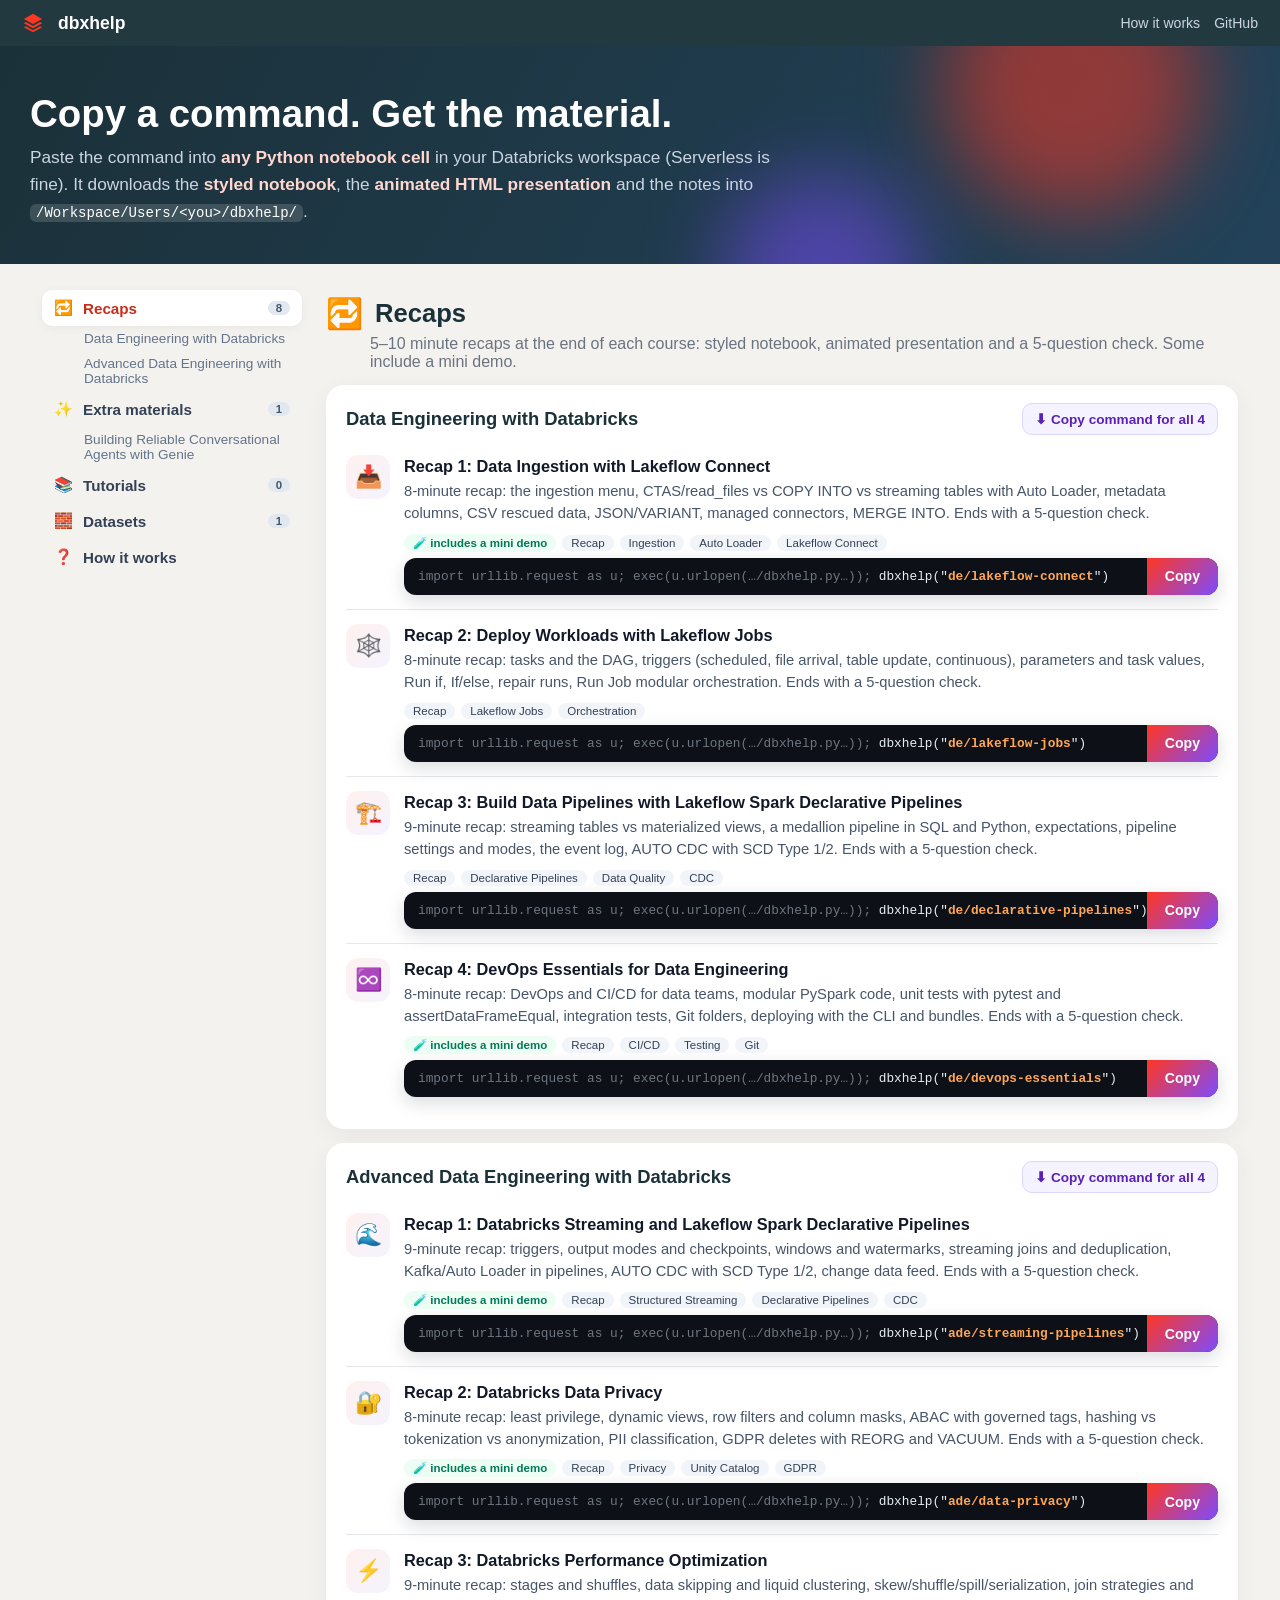
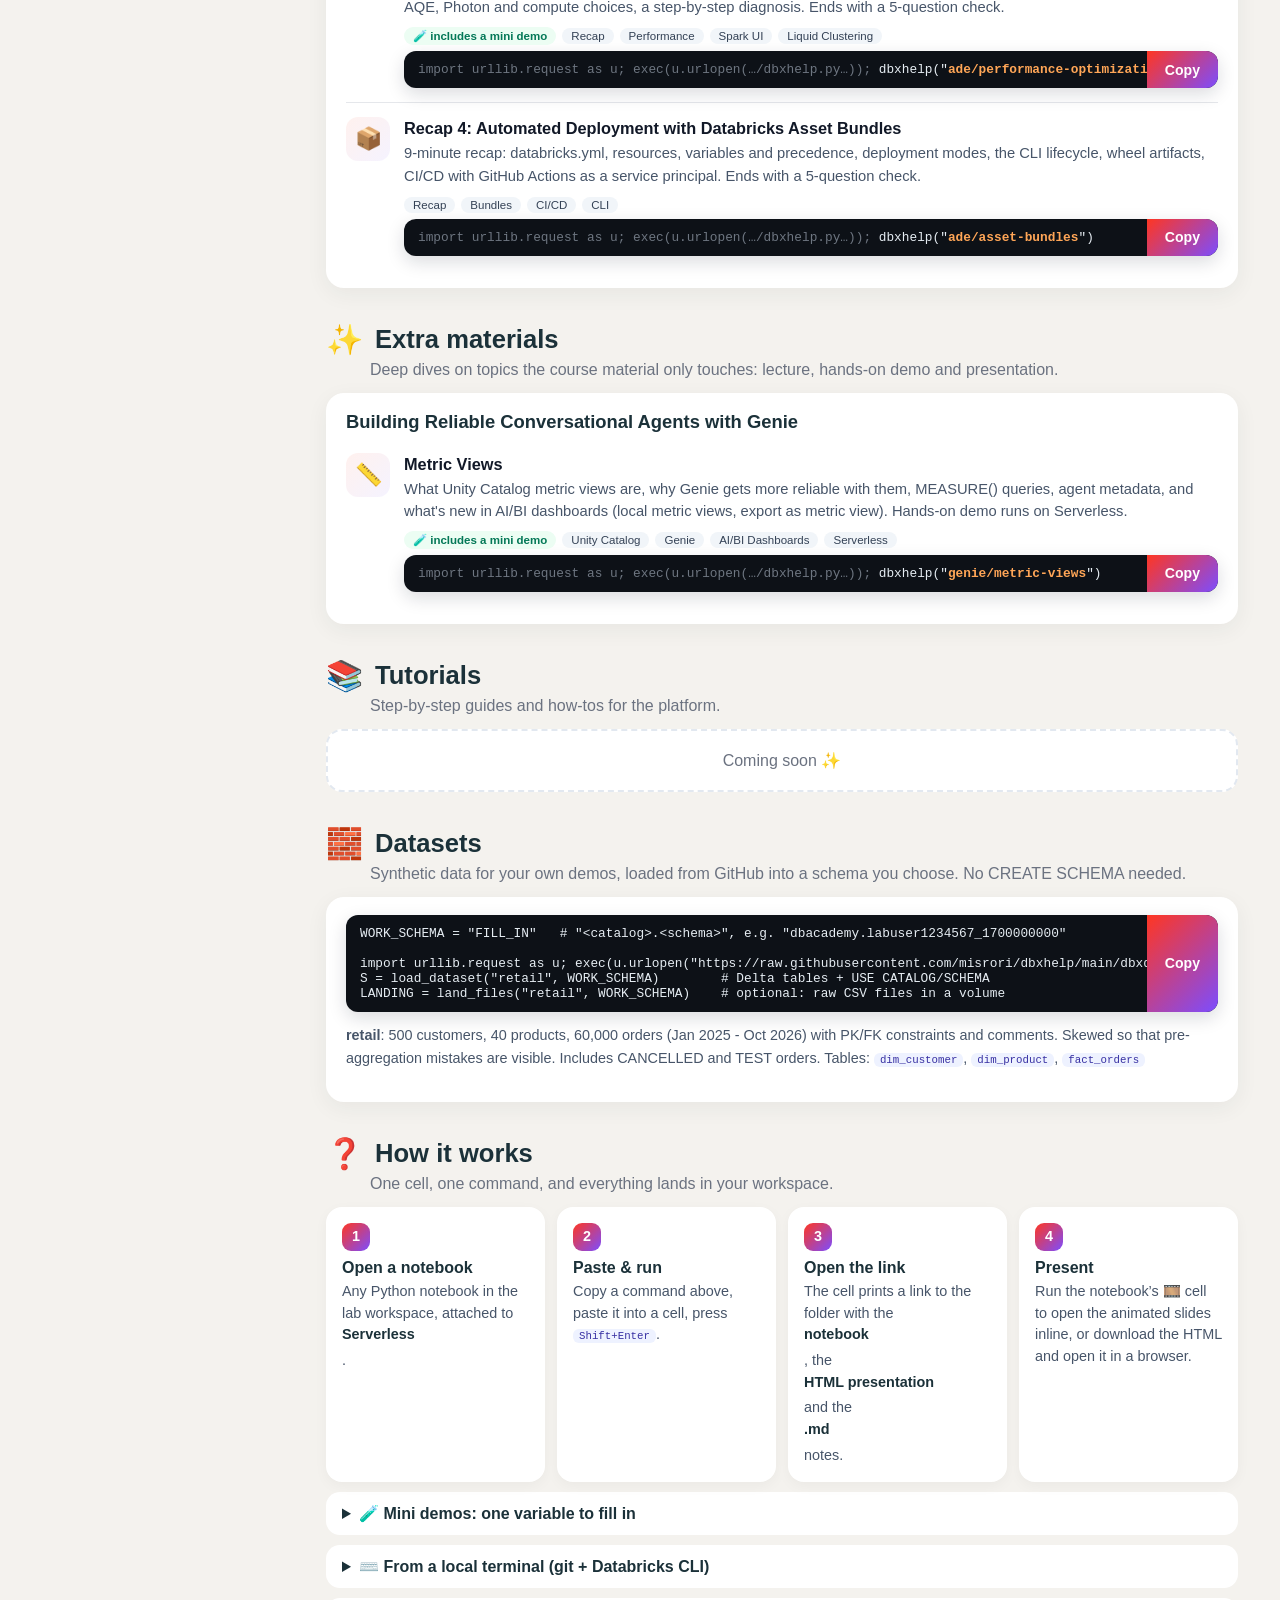
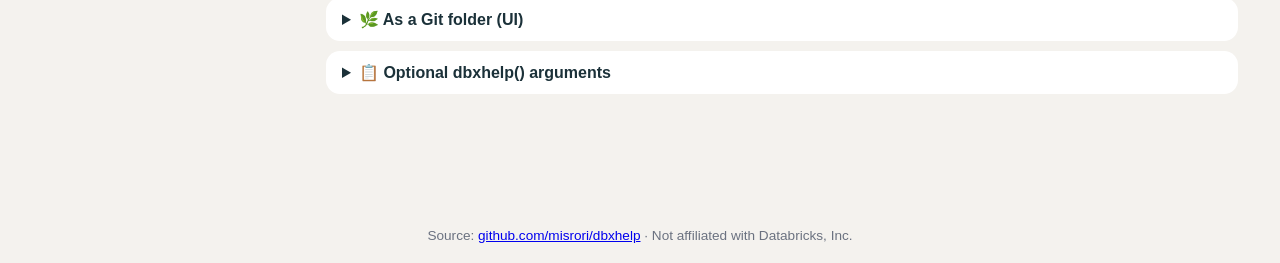
<file: index.html>
<!DOCTYPE html>
<html lang="en">
<head>
<meta charset="utf-8">
<meta name="viewport" content="width=device-width, initial-scale=1">
<title>dbxhelp · copy a command, get the material</title>
<style>
:root{--accent:#FF3621;--navy:#1B3139;--purple:#7C4DFF;--teal:#00A3A1;--bg:#F4F2EE;--ink:#1F2937;--muted:#6B7280;--line:#E5E7EB}
*{box-sizing:border-box}
html{scroll-behavior:smooth;scroll-padding-top:70px}
body{margin:0;font-family:-apple-system,BlinkMacSystemFont,"Segoe UI",Roboto,Helvetica,Arial,sans-serif;color:var(--ink);background:var(--bg)}
@keyframes grad{0%{background-position:0% 50%}50%{background-position:100% 50%}100%{background-position:0% 50%}}
@keyframes rise{from{opacity:0;transform:translateY(12px)}to{opacity:1;transform:none}}
@keyframes float{0%,100%{transform:translate(0,0)}50%{transform:translate(20px,-16px)}}
.top{position:sticky;top:0;z-index:5;display:flex;align-items:center;gap:14px;padding:12px 22px;background:rgba(27,49,57,.96);backdrop-filter:blur(8px);color:#fff}
.top b{font-size:1.1em}
.top .sp{flex:1}
.top a{color:#CBD5E1;font-size:.88em;text-decoration:none}
.hero{position:relative;overflow:hidden;color:#fff;padding:46px 30px 40px;background:linear-gradient(120deg,#1B3139,#22425a,#2a2f6b,#1B3139);background-size:300% 300%;animation:grad 14s ease infinite}
.hero .blob{position:absolute;border-radius:50%;filter:blur(40px);opacity:.5;animation:float 10s ease-in-out infinite}
.hero .in{position:relative;max-width:1240px;margin:0 auto}
.hero h1{margin:0 0 8px;font-size:2.4em}
.hero p{margin:0;color:#CBD5E1;max-width:780px;font-size:1.08em;line-height:1.55}
.hero p b{color:#FFD7CF}
.hero code{background:rgba(255,255,255,.15);color:#fff;padding:1px 6px;border-radius:6px}
.layout{display:flex;max-width:1240px;margin:0 auto;gap:24px;padding:26px 22px 80px}
nav.menu{width:260px;flex:none;position:sticky;top:76px;align-self:flex-start}
nav.menu a{display:flex;align-items:center;gap:10px;padding:9px 12px;border-radius:10px;color:#334155;text-decoration:none;font-weight:600;font-size:.95em}
nav.menu a:hover{background:#fff}
nav.menu a.on{background:#fff;color:#C62D1A;box-shadow:0 2px 10px rgba(0,0,0,.05)}
nav.menu a.sub{font-weight:500;font-size:.85em;padding:5px 12px 5px 42px;color:#64748B}
nav.menu .cnt{margin-left:auto;font-size:.75em;background:#E2E8F0;color:#475569;border-radius:999px;padding:1px 8px}
main{flex:1;min-width:0}
section.cat{margin-bottom:34px;animation:rise .5s both}
.cat-h{display:flex;align-items:center;gap:12px;margin:6px 0 4px}
.cat-h .ic{font-size:30px}
.cat-h h2{margin:0;color:var(--navy);font-size:1.6em}
.cat-d{color:var(--muted);margin:0 0 14px 44px}
.group{background:#fff;border-radius:18px;padding:18px 20px;margin:14px 0;box-shadow:0 6px 22px rgba(27,49,57,.06)}
.group-h{display:flex;align-items:center;gap:12px;flex-wrap:wrap;margin-bottom:6px}
.group-h h3{margin:0;color:var(--navy);font-size:1.15em;flex:1}
.item{display:grid;grid-template-columns:44px minmax(0,1fr);gap:14px;padding:14px 0;border-top:1px solid var(--line)}
.group-h+.item{border-top:0}
.num{width:44px;height:44px;border-radius:12px;display:flex;align-items:center;justify-content:center;font-size:22px;background:linear-gradient(135deg,#FFF1EE,#F5F3FF)}
.item h4{margin:2px 0 4px;font-size:1.02em;color:#111827}
.item p{margin:0 0 8px;color:#475569;font-size:.92em;line-height:1.5}
.tags span{display:inline-block;font-size:.72em;background:#F1F5F9;color:#334155;padding:2px 9px;border-radius:999px;margin:0 6px 6px 0}
.tags span.demo{background:#ECFDF3;color:#047857;font-weight:700}
.cmd{display:flex;align-items:stretch;border-radius:12px;overflow:hidden;background:#0D1117;box-shadow:0 6px 18px rgba(15,23,42,.15)}
.cmd code{flex:1;color:#E6EDF3;font-family:ui-monospace,SFMono-Regular,Menlo,Consolas,monospace;font-size:.8em;padding:11px 14px;white-space:nowrap;overflow-x:auto}
.cmd code .dim{color:#6E7681}
.cmd code em{color:#FFA657;font-style:normal;font-weight:700}
.cmd button{border:0;background:linear-gradient(135deg,var(--accent),var(--purple));color:#fff;font-weight:700;padding:0 18px;cursor:pointer;font-size:.88em;white-space:nowrap}
.cmd button.ok{background:#22C55E}
.cmd.multi code{white-space:pre}
.copyall button{border:1px solid #DDD6FE;background:#F5F3FF;color:#5B21B6;font-weight:700;border-radius:10px;padding:7px 12px;cursor:pointer;font-size:.85em}
.copyall button.ok{background:#22C55E;color:#fff;border-color:#22C55E}
.empty{color:var(--muted);background:#fff;border:2px dashed #E2E8F0;border-radius:16px;padding:20px;text-align:center}
.steps{display:grid;grid-template-columns:repeat(auto-fit,minmax(210px,1fr));gap:12px}
.step{background:#fff;border-radius:16px;padding:16px;box-shadow:0 4px 14px rgba(0,0,0,.04)}
.step .n{display:inline-flex;width:28px;height:28px;border-radius:9px;background:linear-gradient(135deg,var(--accent),var(--purple));color:#fff;font-weight:800;align-items:center;justify-content:center;margin-bottom:8px}
.step b{display:block;color:var(--navy);margin-bottom:4px}
.step span{color:#475569;font-size:.9em;line-height:1.5}
.note{color:#475569;font-size:.9em;line-height:1.6}
.note code,.step code{background:#EEF2FF;color:#3730A3;padding:1px 6px;border-radius:6px;font-size:.92em}
details{background:#fff;border-radius:14px;padding:12px 16px;margin:10px 0}
details .cmd{margin-top:10px}
summary{cursor:pointer;font-weight:700;color:var(--navy)}
footer{text-align:center;color:var(--muted);font-size:.85em;padding:20px}
@media (max-width:900px){nav.menu{display:none}.layout{padding:18px 12px}}
</style>
</head>
<body>
<div class="top"><svg width="22" height="22" viewBox="0 0 24 24" fill="#FF3621"><path d="M12 2 2 7.5l10 5.5 10-5.5L12 2Zm0 13.2L4.2 11 2 12.2 12 17.7l10-5.5-2.2-1.2L12 15.2Zm0 4.6-7.8-4.3L2 16.7 12 22l10-5.3-2.2-1.2L12 19.8Z"/></svg><b>dbxhelp</b><span class="sp"></span><a href="#how">How it works</a><a href="https://github.com/misrori/dbxhelp" target="_blank">GitHub</a></div>
<div class="hero">
  <div class="blob" style="width:260px;height:260px;background:#FF3621;right:6%;top:-90px"></div>
  <div class="blob" style="width:200px;height:200px;background:#7C4DFF;right:28%;bottom:-110px;animation-delay:-4s"></div>
  <div class="in">
    <h1>Copy a command. Get the material.</h1>
    <p>Paste the command into <b>any Python notebook cell</b> in your Databricks workspace (Serverless is fine). It downloads the <b>styled notebook</b>, the <b>animated HTML presentation</b> and the notes into <code>/Workspace/Users/&lt;you&gt;/dbxhelp/</code>.</p>
  </div>
</div>
<div class="layout">
  <nav class="menu" id="menu"></nav>
  <main id="main"></main>
</div>
<footer>Source: <a href="https://github.com/misrori/dbxhelp" target="_blank">github.com/misrori/dbxhelp</a> · Not affiliated with Databricks, Inc.</footer>
<script>
var C = {"repo": "misrori/dbxhelp", "branch": "main", "modules": [{"id": "de", "title": "Data Engineering with Databricks", "folder": "modules/data-engineering", "workspace_folder": "Data Engineering", "topics": [{"id": "lakeflow-connect", "title": "Recap 1: Data Ingestion with Lakeflow Connect", "summary": "8-minute recap: the ingestion menu, CTAS/read_files vs COPY INTO vs streaming tables with Auto Loader, metadata columns, CSV rescued data, JSON/VARIANT, managed connectors, MERGE INTO. Ends with a 5-question check.", "tags": ["Recap", "Ingestion", "Auto Loader", "Lakeflow Connect"], "folder": "01-lakeflow-connect", "workspace_folder": "Recaps", "updated": "2026-11-12", "notebooks": [{"file": "01_recap_lakeflow_connect.py", "name": "01 Recap - Data Ingestion with Lakeflow Connect", "from_doc": true}], "doc": "lakeflow-connect-recap.md", "quiz": "lakeflow-connect-recap.quiz.json", "html": "lakeflow-connect-recap.html", "category": "recaps", "icon": "📥", "demo": true}, {"id": "lakeflow-jobs", "title": "Recap 2: Deploy Workloads with Lakeflow Jobs", "summary": "8-minute recap: tasks and the DAG, triggers (scheduled, file arrival, table update, continuous), parameters and task values, Run if, If/else, repair runs, Run Job modular orchestration. Ends with a 5-question check.", "tags": ["Recap", "Lakeflow Jobs", "Orchestration"], "folder": "02-lakeflow-jobs", "workspace_folder": "Recaps", "updated": "2026-11-12", "notebooks": [{"file": "02_recap_lakeflow_jobs.py", "name": "02 Recap - Deploy Workloads with Lakeflow Jobs", "from_doc": true}], "doc": "lakeflow-jobs-recap.md", "quiz": "lakeflow-jobs-recap.quiz.json", "html": "lakeflow-jobs-recap.html", "category": "recaps", "icon": "🕸️", "demo": false}, {"id": "declarative-pipelines", "title": "Recap 3: Build Data Pipelines with Lakeflow Spark Declarative Pipelines", "summary": "9-minute recap: streaming tables vs materialized views, a medallion pipeline in SQL and Python, expectations, pipeline settings and modes, the event log, AUTO CDC with SCD Type 1/2. Ends with a 5-question check.", "tags": ["Recap", "Declarative Pipelines", "Data Quality", "CDC"], "folder": "03-declarative-pipelines", "workspace_folder": "Recaps", "updated": "2026-11-12", "notebooks": [{"file": "03_recap_declarative_pipelines.py", "name": "03 Recap - Build Data Pipelines with Lakeflow Spark Declarative Pipelines", "from_doc": true}], "doc": "declarative-pipelines-recap.md", "quiz": "declarative-pipelines-recap.quiz.json", "html": "declarative-pipelines-recap.html", "category": "recaps", "icon": "🏗️", "demo": false}, {"id": "devops-essentials", "title": "Recap 4: DevOps Essentials for Data Engineering", "summary": "8-minute recap: DevOps and CI/CD for data teams, modular PySpark code, unit tests with pytest and assertDataFrameEqual, integration tests, Git folders, deploying with the CLI and bundles. Ends with a 5-question check.", "tags": ["Recap", "CI/CD", "Testing", "Git"], "folder": "04-devops-essentials", "workspace_folder": "Recaps", "updated": "2026-11-12", "notebooks": [{"file": "04_recap_devops_essentials.py", "name": "04 Recap - DevOps Essentials for Data Engineering", "from_doc": true}], "doc": "devops-essentials-recap.md", "quiz": "devops-essentials-recap.quiz.json", "html": "devops-essentials-recap.html", "category": "recaps", "icon": "♾️", "demo": true}]}, {"id": "ade", "title": "Advanced Data Engineering with Databricks", "folder": "modules/advanced-data-engineering", "workspace_folder": "Advanced Data Engineering", "topics": [{"id": "streaming-pipelines", "title": "Recap 1: Databricks Streaming and Lakeflow Spark Declarative Pipelines", "summary": "9-minute recap: triggers, output modes and checkpoints, windows and watermarks, streaming joins and deduplication, Kafka/Auto Loader in pipelines, AUTO CDC with SCD Type 1/2, change data feed. Ends with a 5-question check.", "tags": ["Recap", "Structured Streaming", "Declarative Pipelines", "CDC"], "folder": "01-streaming-pipelines", "workspace_folder": "Recaps", "updated": "2026-11-12", "notebooks": [{"file": "01_recap_streaming_pipelines.py", "name": "01 Recap - Databricks Streaming and Lakeflow Spark Declarative Pipelines", "from_doc": true}], "doc": "streaming-pipelines-recap.md", "quiz": "streaming-pipelines-recap.quiz.json", "html": "streaming-pipelines-recap.html", "category": "recaps", "icon": "🌊", "demo": true}, {"id": "data-privacy", "title": "Recap 2: Databricks Data Privacy", "summary": "8-minute recap: least privilege, dynamic views, row filters and column masks, ABAC with governed tags, hashing vs tokenization vs anonymization, PII classification, GDPR deletes with REORG and VACUUM. Ends with a 5-question check.", "tags": ["Recap", "Privacy", "Unity Catalog", "GDPR"], "folder": "02-data-privacy", "workspace_folder": "Recaps", "updated": "2026-11-12", "notebooks": [{"file": "02_recap_data_privacy.py", "name": "02 Recap - Databricks Data Privacy", "from_doc": true}], "doc": "data-privacy-recap.md", "quiz": "data-privacy-recap.quiz.json", "html": "data-privacy-recap.html", "category": "recaps", "icon": "🔐", "demo": true}, {"id": "performance-optimization", "title": "Recap 3: Databricks Performance Optimization", "summary": "9-minute recap: stages and shuffles, data skipping and liquid clustering, skew/shuffle/spill/serialization, join strategies and AQE, Photon and compute choices, a step-by-step diagnosis. Ends with a 5-question check.", "tags": ["Recap", "Performance", "Spark UI", "Liquid Clustering"], "folder": "03-performance-optimization", "workspace_folder": "Recaps", "updated": "2026-11-12", "notebooks": [{"file": "03_recap_performance_optimization.py", "name": "03 Recap - Databricks Performance Optimization", "from_doc": true}], "doc": "performance-optimization-recap.md", "quiz": "performance-optimization-recap.quiz.json", "html": "performance-optimization-recap.html", "category": "recaps", "icon": "⚡", "demo": true}, {"id": "asset-bundles", "title": "Recap 4: Automated Deployment with Databricks Asset Bundles", "summary": "9-minute recap: databricks.yml, resources, variables and precedence, deployment modes, the CLI lifecycle, wheel artifacts, CI/CD with GitHub Actions as a service principal. Ends with a 5-question check.", "tags": ["Recap", "Bundles", "CI/CD", "CLI"], "folder": "04-asset-bundles", "workspace_folder": "Recaps", "updated": "2026-11-12", "notebooks": [{"file": "04_recap_asset_bundles.py", "name": "04 Recap - Automated Deployment with Databricks Asset Bundles", "from_doc": true}], "doc": "asset-bundles-recap.md", "quiz": "asset-bundles-recap.quiz.json", "html": "asset-bundles-recap.html", "category": "recaps", "icon": "📦", "demo": false}]}, {"id": "genie", "title": "Building Reliable Conversational Agents with Genie", "folder": "modules/genie-conversational-agents", "workspace_folder": "Genie - Conversational Agents", "topics": [{"id": "metric-views", "title": "Metric Views", "summary": "What Unity Catalog metric views are, why Genie gets more reliable with them, MEASURE() queries, agent metadata, and what's new in AI/BI dashboards (local metric views, export as metric view). Hands-on demo runs on Serverless.", "tags": ["Unity Catalog", "Genie", "AI/BI Dashboards", "Serverless"], "folder": "metric-views", "workspace_folder": "Metric Views", "updated": "2026-11-12", "notebooks": [{"file": "01_lecture_metric_views.py", "name": "01 Lecture - Metric Views Explained", "from_doc": true}, {"file": "02_demo_metric_views.py", "name": "02 Demo - Metric Views Hands-on"}], "doc": "metric-views.md", "html": "metric-views.html", "category": "extra", "icon": "📏", "demo": true, "quiz": "metric-views.quiz.json"}]}], "datasets": [{"id": "retail", "title": "Retail star schema", "description": "500 customers, 40 products, 60,000 orders (Jan 2025 - Oct 2026) with PK/FK constraints and comments. Skewed so that pre-aggregation mistakes are visible. Includes CANCELLED and TEST orders.", "tables": ["dim_customer", "dim_product", "fact_orders"], "used_by": ["genie/metric-views"]}], "categories": [{"id": "recaps", "title": "Recaps", "icon": "🔁", "description": "5–10 minute recaps at the end of each course: styled notebook, animated presentation and a 5-question check. Some include a mini demo."}, {"id": "extra", "title": "Extra materials", "icon": "✨", "description": "Deep dives on topics the course material only touches: lecture, hands-on demo and presentation."}, {"id": "tutorials", "title": "Tutorials", "icon": "📚", "description": "Step-by-step guides and how-tos for the platform."}]};
(function () {
  var repo = C.repo, branch = C.branch, COPY = [];
  var loader = 'import urllib.request as u; exec(u.urlopen("https://raw.githubusercontent.com/' + repo + '/' + branch + '/dbxhelp.py").read().decode()); ';
  function esc(s) { return String(s).replace(/&/g, '&amp;').replace(/</g, '&lt;').replace(/>/g, '&gt;'); }
  function cmdFor(key) { return loader + 'dbxhelp("' + key + '")'; }
  function copyAttr(text) { COPY.push(text); return 'data-copy="' + (COPY.length - 1) + '"'; }
  function cmdBox(text, multi) {
    var shown = text.indexOf(loader) === 0
      ? '<span class="dim">import urllib.request as u; exec(u.urlopen(\u2026/dbxhelp.py\u2026)); </span>' + esc(text.slice(loader.length)).replace(/dbxhelp\("([^"]+)"\)/g, 'dbxhelp("<em>$1</em>")')
      : esc(text);
    return '<div class="cmd' + (multi ? ' multi' : '') + '"><code>' + shown + '</code><button ' + copyAttr(text) + '>Copy</button></div>';
  }
  var menu = '', main = '';
  (C.categories || []).forEach(function (cat) {
    var groups = C.modules.map(function (m) { return { m: m, topics: m.topics.filter(function (t) { return (t.category || 'extra') === cat.id; }) }; }).filter(function (g) { return g.topics.length; });
    var count = groups.reduce(function (a, g) { return a + g.topics.length; }, 0);
    menu += '<a href="#' + cat.id + '" data-sec="' + cat.id + '"><span>' + cat.icon + '</span>' + esc(cat.title) + '<span class="cnt">' + count + '</span></a>';
    groups.forEach(function (g) { menu += '<a class="sub" href="#' + cat.id + '-' + g.m.id + '">' + esc(g.m.title) + '</a>'; });
    main += '<section class="cat" id="' + cat.id + '"><div class="cat-h"><span class="ic">' + cat.icon + '</span><h2>' + esc(cat.title) + '</h2></div><p class="cat-d">' + esc(cat.description) + '</p>';
    if (!groups.length) main += '<div class="empty">Coming soon ✨</div>';
    groups.forEach(function (g) {
      var all = g.topics.length > 1 && g.topics.length === g.m.topics.length;
      main += '<div class="group" id="' + cat.id + '-' + g.m.id + '"><div class="group-h"><h3>' + esc(g.m.title) + '</h3>' +
        (all ? '<div class="copyall"><button ' + copyAttr(cmdFor(g.m.id)) + '>⬇ Copy command for all ' + g.topics.length + '</button></div>' : '') + '</div>';
      g.topics.forEach(function (t) {
        var demo = t.demo ? '<span class="demo">🧪 includes a mini demo</span>' : '';
        main += '<div class="item"><div class="num">' + (t.icon || '📘') + '</div><div><h4>' + esc(t.title) + '</h4><p>' + esc(t.summary) + '</p>' +
          '<div class="tags">' + demo + (t.tags || []).map(function (x) { return '<span>' + esc(x) + '</span>'; }).join('') + '</div>' + cmdBox(cmdFor(g.m.id + '/' + t.id)) + '</div></div>';
      });
      main += '</div>';
    });
    main += '</section>';
  });
  var ds = C.datasets || [];
  menu += '<a href="#datasets" data-sec="datasets"><span>🧱</span>Datasets<span class="cnt">' + ds.length + '</span></a>';
  main += '<section class="cat" id="datasets"><div class="cat-h"><span class="ic">🧱</span><h2>Datasets</h2></div><p class="cat-d">Synthetic data for your own demos, loaded from GitHub into a schema you choose. No CREATE SCHEMA needed.</p><div class="group">' +
    cmdBox('WORK_SCHEMA = "FILL_IN"   # "<catalog>.<schema>", e.g. "dbacademy.labuser1234567_1700000000"\n\nimport urllib.request as u; exec(u.urlopen("https://raw.githubusercontent.com/' + repo + '/' + branch + '/dbxdata.py").read().decode())\nS = load_dataset("retail", WORK_SCHEMA)        # Delta tables + USE CATALOG/SCHEMA\nLANDING = land_files("retail", WORK_SCHEMA)    # optional: raw CSV files in a volume', true) +
    ds.map(function (d) { return '<p class="note" style="margin-top:12px"><b>' + esc(d.id) + '</b>: ' + esc(d.description) + ' Tables: ' + d.tables.map(function (t) { return '<code>' + esc(t) + '</code>'; }).join(', ') + '</p>'; }).join('') + '</div></section>';
  menu += '<a href="#how" data-sec="how"><span>❓</span>How it works</a>';
  main += '<section class="cat" id="how"><div class="cat-h"><span class="ic">❓</span><h2>How it works</h2></div><p class="cat-d">One cell, one command, and everything lands in your workspace.</p><div class="steps">' +
    '<div class="step"><span class="n">1</span><b>Open a notebook</b><span>Any Python notebook in the lab workspace, attached to <b>Serverless</b>.</span></div>' +
    '<div class="step"><span class="n">2</span><b>Paste &amp; run</b><span>Copy a command above, paste it into a cell, press <code>Shift+Enter</code>.</span></div>' +
    '<div class="step"><span class="n">3</span><b>Open the link</b><span>The cell prints a link to the folder with the <b>notebook</b>, the <b>HTML presentation</b> and the <b>.md</b> notes.</span></div>' +
    '<div class="step"><span class="n">4</span><b>Present</b><span>Run the notebook’s 🎞️ cell to open the animated slides inline, or download the HTML and open it in a browser.</span></div></div>' +
    '<details><summary>🧪 Mini demos: one variable to fill in</summary><p class="note">Topics with a mini demo ask for one value, <code>WORK_SCHEMA = "FILL_IN"</code>, the <code>catalog.schema</code> you can write to. The next cell downloads synthetic data from GitHub and creates the tables there.</p></details>' +
    '<details><summary>⌨️ From a local terminal (git + Databricks CLI)</summary>' + cmdBox('D="${TMPDIR:-/tmp}/dbxhelp"; (git -C "$D" pull -q 2>/dev/null || git clone -q --depth 1 https://github.com/' + repo + '.git "$D") && databricks workspace import-dir "$D/modules" "/Workspace/Users/<you@company.com>/dbxhelp" --overwrite') + '</details>' +
    '<details><summary>🌿 As a Git folder (UI)</summary><p class="note">Workspace → Create → <b>Git folder</b> → <code>https://github.com/' + repo + '</code>. Use <b>Pull</b> later to get updates.</p></details>' +
    '<details><summary>📋 Optional dbxhelp() arguments</summary><p class="note"><code>dbxhelp()</code> lists everything · <code>target="/Workspace/Shared/dbxhelp"</code> · <code>overwrite=False</code> · <code>include_docs=False</code> · <code>branch="dev"</code></p></details></section>';
  document.getElementById('menu').innerHTML = menu;
  document.getElementById('main').innerHTML = main;
  document.addEventListener('click', function (e) {
    var b = e.target.closest('[data-copy]'); if (!b) return;
    navigator.clipboard.writeText(COPY[+b.getAttribute('data-copy')]).then(function () {
      var o = b.textContent; b.textContent = 'Copied ✓'; b.classList.add('ok');
      setTimeout(function () { b.textContent = o; b.classList.remove('ok'); }, 1600);
    });
  });
  var secs = document.querySelectorAll('section.cat');
  function spy() {
    var cur = secs[0] && secs[0].id;
    secs.forEach(function (s) { if (s.getBoundingClientRect().top < 150) cur = s.id; });
    document.querySelectorAll('nav.menu a[data-sec]').forEach(function (a) { a.classList.toggle('on', a.getAttribute('data-sec') === cur); });
  }
  window.addEventListener('scroll', spy); spy();
})();
</script>
</body>
</html>
</file>
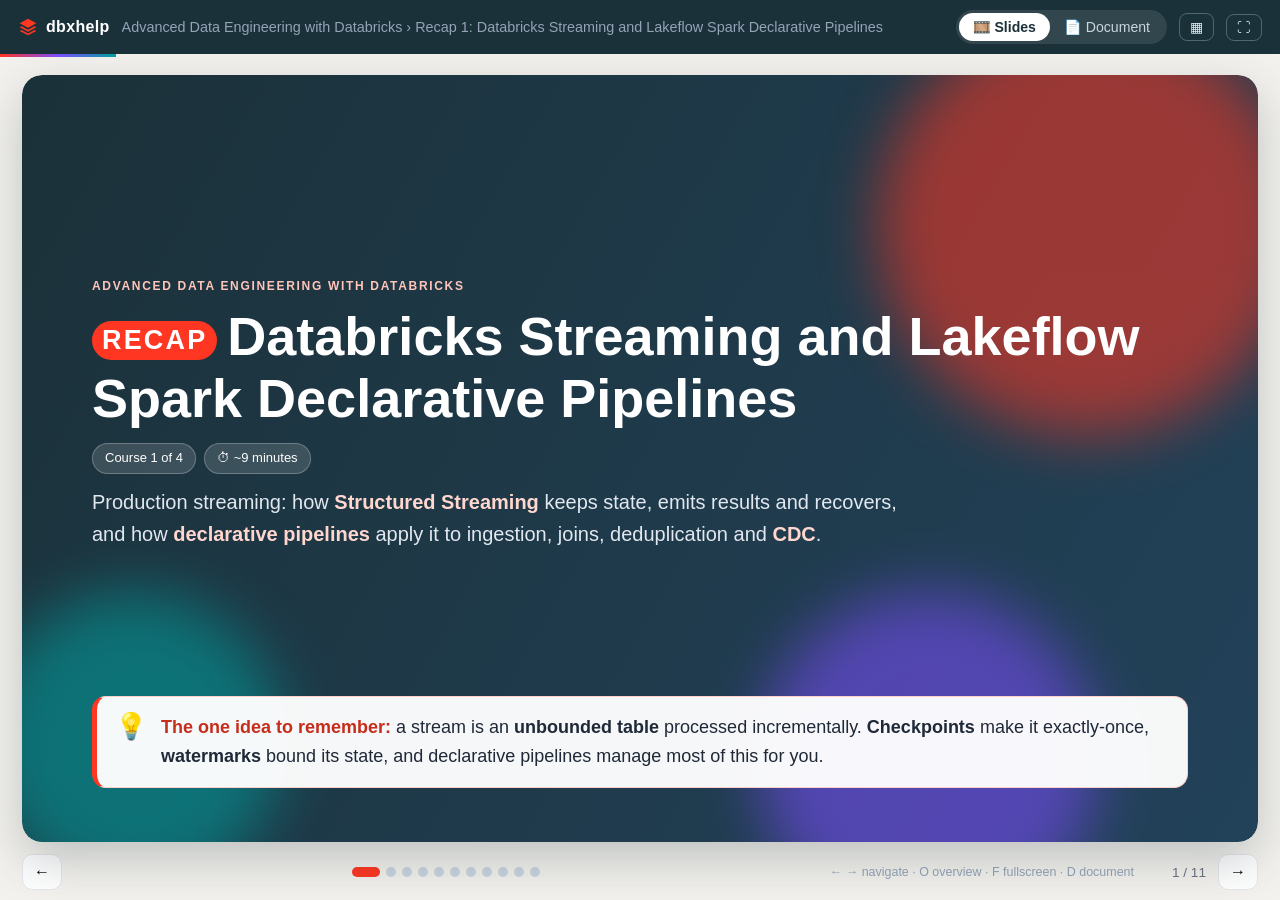
<file: modules/advanced-data-engineering/01-streaming-pipelines/streaming-pipelines-recap.html>
<!DOCTYPE html>
<html lang="en">
<head>
<meta charset="utf-8">
<meta name="viewport" content="width=device-width, initial-scale=1">
<title>Recap 1: Databricks Streaming and Lakeflow Spark Declarative Pipelines · dbxhelp</title>
<style>
.dbx{--navy:#1B3139;--accent:#FF3621;--blue:#2272B4;--teal:#00A3A1;--purple:#7C4DFF;--amber:#FFAB00;--ink:#1F2937;--muted:#6B7280;--line:#E5E7EB;font-family:-apple-system,BlinkMacSystemFont,"Segoe UI",Roboto,Helvetica,Arial,sans-serif;color:var(--ink);font-size:15px;line-height:1.6;max-width:1100px}
.dbx *{box-sizing:border-box}
.dbx>*{animation:dbxRise .55s cubic-bezier(.2,.7,.2,1) both}
.dbx>*:nth-child(2){animation-delay:.06s}.dbx>*:nth-child(3){animation-delay:.12s}.dbx>*:nth-child(4){animation-delay:.18s}.dbx>*:nth-child(5){animation-delay:.24s}.dbx>*:nth-child(6){animation-delay:.3s}.dbx>*:nth-child(n+7){animation-delay:.36s}
@keyframes dbxRise{from{opacity:0;transform:translateY(14px)}to{opacity:1;transform:none}}
@keyframes dbxGrad{0%{background-position:0% 50%}50%{background-position:100% 50%}100%{background-position:0% 50%}}
@keyframes dbxFloat{0%,100%{transform:translate(0,0) scale(1)}50%{transform:translate(18px,-14px) scale(1.08)}}
@keyframes dbxLine{from{width:0}to{width:100%}}
@keyframes dbxPulse{0%,100%{box-shadow:0 0 0 0 rgba(255,54,33,.25)}50%{box-shadow:0 0 0 8px rgba(255,54,33,0)}}
.dbx .hero{position:relative;overflow:hidden;border-radius:18px;padding:38px 40px 34px;margin:4px 0 18px;color:#fff;background:linear-gradient(120deg,#1B3139,#22425a,#2a2f6b,#1B3139);background-size:300% 300%;animation:dbxGrad 14s ease infinite,dbxRise .6s both}
.dbx .blob{position:absolute;border-radius:50%;filter:blur(30px);opacity:.55;animation:dbxFloat 9s ease-in-out infinite}
.dbx .b1{width:220px;height:220px;background:#FF3621;right:-40px;top:-60px}
.dbx .b2{width:180px;height:180px;background:#7C4DFF;right:160px;bottom:-90px;animation-delay:-3s}
.dbx .b3{width:140px;height:140px;background:#00A3A1;left:-40px;bottom:-50px;animation-delay:-6s}
.dbx .hero-in{position:relative}
.dbx .kicker{text-transform:uppercase;letter-spacing:.14em;font-size:12px;color:#FFC4BA;font-weight:700}
.dbx .hero h1{font-size:34px;line-height:1.15;margin:8px 0 14px;color:#fff;font-weight:800}
.dbx .kicker-inline{display:inline-block;font-size:.5em;vertical-align:middle;background:var(--accent);padding:4px 10px;border-radius:999px;margin-right:10px;letter-spacing:.08em;text-transform:uppercase}
.dbx .chips{display:flex;flex-wrap:wrap;gap:8px;margin-bottom:12px}
.dbx .chip{background:rgba(255,255,255,.14);border:1px solid rgba(255,255,255,.25);padding:4px 12px;border-radius:999px;font-size:13px;color:#fff}
.dbx .chip strong{color:#fff}
.dbx .sub{color:#E2E8F0;font-size:16px;margin:0;max-width:820px}
.dbx .sub strong,.dbx .sub b{color:#FFD7CF}
.dbx .sub code{background:rgba(255,255,255,.16);color:#fff}
.dbx .idea{display:flex;gap:14px;align-items:flex-start;background:linear-gradient(135deg,#FFF4F1,#FFF);border:1px solid #FFD0C7;border-left:5px solid var(--accent);border-radius:14px;padding:16px 18px;margin:14px 0;animation:dbxRise .55s both,dbxPulse 3s ease-in-out 1s 2}
.dbx .idea-icon{font-size:26px;line-height:1}
.dbx .idea b{color:#C62D1A}
.dbx .sec-head{display:flex;align-items:center;gap:12px;margin:6px 0 14px;position:relative;padding-bottom:10px}
.dbx .sec-head:after{content:"";position:absolute;left:0;bottom:0;height:3px;border-radius:3px;background:linear-gradient(90deg,var(--accent),var(--purple),var(--teal));animation:dbxLine .9s ease-out both}
.dbx .sec-num{font-weight:800;font-size:13px;color:#fff;background:linear-gradient(135deg,var(--accent),#ff7a59);padding:5px 10px;border-radius:9px;letter-spacing:.05em}
.dbx .sec-icon{font-size:26px;line-height:1}
.dbx .sec-head h2{margin:0;font-size:25px;color:var(--navy);font-weight:800;border:0}
.dbx h3{color:var(--navy);margin:18px 0 8px}
.dbx p{margin:8px 0}
.dbx a{color:var(--blue)}
.dbx code{background:#EEF2FF;color:#3730A3;padding:1px 6px;border-radius:6px;font-size:.88em;font-family:ui-monospace,SFMono-Regular,Menlo,Consolas,monospace}
.dbx .tbl{overflow-x:auto;border-radius:12px;border:1px solid var(--line);box-shadow:0 2px 10px rgba(27,49,57,.06);margin:12px 0;background:#fff}
.dbx table{border-collapse:collapse;width:100%;font-size:14px}
.dbx th{background:linear-gradient(135deg,#1B3139,#2B4F63);color:#fff;text-align:left;padding:10px 12px;font-weight:600}
.dbx td{padding:9px 12px;border-top:1px solid var(--line);vertical-align:top}
.dbx tr:nth-child(even) td{background:#F8FAFC}
.dbx tr:hover td{background:#FFF4F1}
.dbx td:first-child{font-weight:600;color:var(--navy)}
.dbx ul,.dbx ol{padding-left:22px;margin:8px 0}
.dbx li{margin:5px 0}
.dbx li::marker{color:var(--accent)}
.dbx li.bad,.dbx li.good{list-style:none;margin:8px 0 8px -22px;padding:10px 14px;border-radius:10px}
.dbx li.bad{background:#FFF1F0;border:1px solid #FFCDC7}
.dbx li.good{background:#ECFDF3;border:1px solid #B7EBC9}
.dbx blockquote.callout{margin:14px 0;padding:12px 16px 12px 46px;border-radius:12px;background:linear-gradient(135deg,#E8F1FF,#F5F9FF);border:1px solid #C7DBFF;position:relative;color:#1E3A5F}
.dbx blockquote.callout:before{content:"ℹ️";position:absolute;left:14px;top:11px;font-size:18px}
.dbx blockquote.callout p{margin:4px 0}
.dbx .code{border-radius:12px;overflow:hidden;margin:12px 0;box-shadow:0 8px 24px rgba(15,23,42,.18);background:#0D1117}
.dbx .code-bar{display:flex;align-items:center;gap:6px;padding:8px 12px;background:#161B22;border-bottom:1px solid #30363D}
.dbx .code-bar i{width:11px;height:11px;border-radius:50%;background:#FF5F57;display:inline-block}
.dbx .code-bar i:nth-child(2){background:#FEBC2E}.dbx .code-bar i:nth-child(3){background:#28C840}
.dbx .lang{margin-left:8px;color:#8B949E;font-size:11px;letter-spacing:.1em;font-weight:700}
.dbx .run{margin-left:auto;color:#3FB950;font-size:11px;font-weight:700}
.dbx .copy{display:none}
.dbx .code pre{margin:0;padding:14px 16px;color:#E6EDF3;font-size:13px;line-height:1.55;overflow-x:auto;font-family:ui-monospace,SFMono-Regular,Menlo,Consolas,monospace;background:transparent}
.dbx pre.diagram{background:linear-gradient(135deg,#F8FAFC,#EEF2FF);border:1px dashed #A5B4FC;border-radius:12px;padding:14px 16px;font-size:13px;color:#312E81;overflow-x:auto;font-family:ui-monospace,SFMono-Regular,Menlo,Consolas,monospace}
.dbx .tryit{display:flex;gap:12px;align-items:center;background:linear-gradient(135deg,#ECFDF3,#F0FDFA);border:1px solid #A7F3D0;border-radius:12px;padding:12px 16px;margin:12px 0}
.dbx .tryit b{color:#047857}
.dbx .present{display:flex;gap:16px;align-items:center;border-radius:14px;padding:16px 20px;background:linear-gradient(120deg,#2a2f6b,#7C4DFF);color:#fff;box-shadow:0 10px 30px rgba(124,77,255,.3)}
.dbx .present b{font-size:17px}
.dbx .present span{color:#E9E5FF}
.dbx .present .big{font-size:34px}
.dbx .footer{margin-top:10px;padding:14px 18px;border-radius:12px;background:#F8FAFC;border:1px solid var(--line);color:var(--muted);font-size:13px}
:root{--navy:#1B3139;--accent:#FF3621;--blue:#2272B4;--purple:#7C4DFF;--teal:#00A3A1;--bg:#F4F2EE;--muted:#6B7280;--line:#E5E7EB}
*{box-sizing:border-box}
html,body{margin:0;height:100%}
body{font-family:-apple-system,BlinkMacSystemFont,"Segoe UI",Roboto,Helvetica,Arial,sans-serif;background:var(--bg);color:#1F2937;overflow:hidden}
body.embedded{height:760px}
#app{display:flex;flex-direction:column;height:100%}
header{display:flex;align-items:center;gap:12px;padding:10px 18px;background:var(--navy);color:#fff;flex:none;z-index:5}
.brand{display:flex;align-items:center;gap:8px;font-weight:800;letter-spacing:.02em}
.crumb{color:#94A3B8;font-size:.9em;white-space:nowrap;overflow:hidden;text-overflow:ellipsis;flex:1}
.seg{display:inline-flex;background:rgba(255,255,255,.1);border-radius:999px;padding:3px}
.seg button{border:0;background:transparent;color:#CBD5E1;padding:6px 14px;border-radius:999px;cursor:pointer;font-size:.88em;font-family:inherit}
.seg button.on{background:#fff;color:var(--navy);font-weight:700}
.hbtn{border:1px solid rgba(255,255,255,.25);background:transparent;color:#E2E8F0;border-radius:8px;padding:5px 10px;cursor:pointer;font-size:.85em;font-family:inherit}
.hbtn:hover{background:rgba(255,255,255,.1)}
#bar{height:3px;background:linear-gradient(90deg,var(--accent),var(--purple),var(--teal));width:0;transition:width .35s ease;flex:none}
#slides{flex:1;display:flex;flex-direction:column;min-height:0;padding:18px 22px 10px;position:relative}
.stage{flex:1;position:relative;min-height:0;perspective:1400px}
.slide{position:absolute;inset:0;background:#fff;border-radius:20px;box-shadow:0 18px 50px rgba(27,49,57,.14);overflow:auto;padding:34px 52px 40px}
.slide.enter-r{animation:inR .5s cubic-bezier(.2,.8,.2,1) both}
.slide.enter-l{animation:inL .5s cubic-bezier(.2,.8,.2,1) both}
@keyframes inR{from{opacity:0;transform:translateX(60px) rotateY(-6deg)}to{opacity:1;transform:none}}
@keyframes inL{from{opacity:0;transform:translateX(-60px) rotateY(6deg)}to{opacity:1;transform:none}}
.slide .dbx{max-width:none;font-size:18px}
.slide .dbx .sec-head h2{font-size:32px}
.slide .dbx table{font-size:16px}
.slide .dbx .code pre{font-size:14.5px}
.slide .dbx>*{animation:dbxRise .6s cubic-bezier(.2,.7,.2,1) both;animation-delay:calc(var(--i,0) * 90ms + 120ms)}
.slide.title{padding:0;overflow:hidden;background:transparent;box-shadow:0 18px 50px rgba(27,49,57,.25)}
.slide.title .dbx{height:100%;display:flex;flex-direction:column;position:relative}
.slide.title .hero{flex:1;margin:0;border-radius:20px;display:flex;align-items:center;padding:60px 70px 150px}
.slide.title .hero h1{font-size:54px}
.slide.title .sub{font-size:20px}
.slide.title .b1{width:420px;height:420px}.slide.title .b2{width:340px;height:340px}.slide.title .b3{width:300px;height:300px}
.slide.title .idea{position:absolute;left:70px;right:70px;bottom:40px;font-size:18px;background:rgba(255,255,255,.96)}
.slide.title .dbx>:not(.hero):not(.idea){display:none}
.controls{display:flex;align-items:center;gap:12px;padding-top:12px;flex:none}
.controls .nav{border:1px solid var(--line);background:#fff;border-radius:10px;width:40px;height:36px;cursor:pointer;font-size:16px}
.controls .nav:hover{border-color:var(--accent);color:var(--accent)}
.dots{display:flex;gap:6px;flex:1;justify-content:center;flex-wrap:wrap}
.dots button{width:10px;height:10px;border-radius:50%;border:0;background:#CBD5E1;cursor:pointer;padding:0;transition:all .25s}
.dots button.on{background:var(--accent);width:28px;border-radius:6px}
.count{color:var(--muted);font-size:.85em;min-width:60px;text-align:right}
.hint{color:#94A3B8;font-size:.78em;white-space:nowrap}
#overview{position:absolute;inset:0;background:rgba(244,242,238,.97);z-index:4;display:none;overflow:auto;padding:26px}
#overview.on{display:block;animation:dbxRise .3s both}
.grid{display:grid;grid-template-columns:repeat(auto-fill,minmax(220px,1fr));gap:14px}
.card{background:#fff;border-radius:14px;padding:16px;cursor:pointer;border:2px solid transparent;box-shadow:0 4px 14px rgba(0,0,0,.06);transition:all .2s}
.card:hover{transform:translateY(-3px);border-color:var(--accent)}
.card .n{font-size:.75em;color:var(--muted);font-weight:700}
.card .i{font-size:28px;margin:6px 0}
.card .t{font-weight:700;color:var(--navy)}
#doc{flex:1;display:none;min-height:0}
body.docmode #slides{display:none}
body.docmode #doc{display:flex}
#toc{width:270px;flex:none;overflow:auto;padding:22px 14px;border-right:1px solid var(--line);background:#fff}
#toc a{display:flex;gap:8px;align-items:center;padding:7px 10px;border-radius:9px;color:#334155;text-decoration:none;font-size:.9em;margin:2px 0}
#toc a:hover{background:#F1F5F9}
#toc a.on{background:#FFF1EE;color:#C62D1A;font-weight:700}
#docScroll{flex:1;overflow:auto;padding:26px 34px 80px}
.dsec{background:#fff;border-radius:18px;padding:26px 32px;margin:0 auto 18px;max-width:1000px;box-shadow:0 4px 18px rgba(27,49,57,.06);opacity:0;transform:translateY(20px);transition:opacity .6s,transform .6s cubic-bezier(.2,.7,.2,1)}
.dsec.seen{opacity:1;transform:none}
.dsec.herosec{padding:0;background:transparent;box-shadow:none}
.dsec .dbx>*{animation:none}
.quiz{max-width:820px}
.confetti{position:fixed;top:-20px;font-size:22px;z-index:9;animation:fall 2.6s linear forwards;pointer-events:none}
@keyframes fall{to{transform:translateY(110vh) rotate(720deg);opacity:.7}}
.dbx .code .copy{display:inline-block;margin-left:auto;border:1px solid #30363D;background:#21262D;color:#C9D1D9;border-radius:6px;font-size:11px;padding:2px 8px;cursor:pointer}
.dbx .code .run+.copy{margin-left:10px}
@media (max-width:760px){.slide{padding:22px}.slide.title .hero{padding:30px 30px 160px}.slide.title .hero h1{font-size:32px}.slide.title .idea{left:16px;right:16px}#toc{display:none}.crumb{display:none}.hint{display:none}}
@media print{header,.controls,#bar,#toc{display:none}body{overflow:visible}#doc{display:block}#slides{display:none}.dsec{opacity:1;transform:none;box-shadow:none}}
</style>
</head>
<body>
<div id="app">
<header>
  <div class="brand"><svg width="20" height="20" viewBox="0 0 24 24" fill="#FF3621"><path d="M12 2 2 7.5l10 5.5 10-5.5L12 2Zm0 13.2L4.2 11 2 12.2 12 17.7l10-5.5-2.2-1.2L12 15.2Zm0 4.6-7.8-4.3L2 16.7 12 22l10-5.3-2.2-1.2L12 19.8Z"/></svg>dbxhelp</div>
  <div class="crumb">Advanced Data Engineering with Databricks › Recap 1: Databricks Streaming and Lakeflow Spark Declarative Pipelines</div>
  <div class="seg"><button id="bSlides" class="on">🎞️ Slides</button><button id="bDoc">📄 Document</button></div>
  <button class="hbtn" id="bOver" title="Overview (O)">▦</button>
  <button class="hbtn" id="bFull" title="Fullscreen (F)">⛶</button>
</header>
<div id="bar"></div>
<section id="slides">
  <div class="stage" id="stage"></div>
  <div class="controls"><button class="nav" id="prev" title="Previous (←)">←</button><div class="dots" id="dots"></div><span class="hint">← → navigate · O overview · F fullscreen · D document</span><span class="count" id="count"></span><button class="nav" id="next" title="Next (→)">→</button></div>
  <div id="overview"><div class="grid" id="grid"></div></div>
</section>
<section id="doc"><nav id="toc"></nav><div id="docScroll"></div></section>
</div>
<script>
function dbxQuiz(root, questions, onDone) {
  if (typeof root === 'string') root = document.getElementById(root);
  var i = 0, score = 0, picked = null, shown = false, done = false;
  function esc(s) { return String(s).replace(/&/g, '&amp;').replace(/</g, '&lt;').replace(/>/g, '&gt;').replace(/`([^`]+)`/g, '<code style="background:#EEF2FF;color:#3730A3;padding:1px 6px;border-radius:6px">$1</code>'); }
  function btn(label, primary) { return '<button style="margin-top:16px;padding:10px 22px;border-radius:10px;border:none;cursor:pointer;font-weight:700;background:' + (primary ? 'linear-gradient(135deg,#FF3621,#7C4DFF)' : '#E5E7EB') + ';color:' + (primary ? '#fff' : '#6B7280') + ';font-size:0.95em;box-shadow:' + (primary ? '0 6px 18px rgba(124,77,255,.3)' : 'none') + '">' + label + '</button>'; }
  var box = 'padding:22px 24px;border-radius:16px;background:#fff;border:1px solid #E5E7EB;box-shadow:0 8px 28px rgba(27,49,57,.08);animation:dbxQ .4s ease both';
  var style = '<style>@keyframes dbxQ{from{opacity:0;transform:translateY(10px)}to{opacity:1;transform:none}}</style>';
  function bar() {
    var h = '<div style="display:flex;gap:6px;margin-bottom:14px">';
    for (var k = 0; k < questions.length; k++) h += '<div style="flex:1;height:6px;border-radius:6px;background:' + (k < i ? 'linear-gradient(90deg,#FF3621,#7C4DFF)' : k === i ? '#C4B5FD' : '#E5E7EB') + '"></div>';
    return h + '</div>';
  }
  function render() {
    if (i >= questions.length) {
      var pct = Math.round(score / questions.length * 100), msg = pct === 100 ? 'Perfect! 🎉' : pct >= 60 ? 'Nice work! 💪' : 'Worth another look 📖';
      root.innerHTML = style + '<div style="' + box + ';text-align:center"><div style="font-size:48px">' + (pct === 100 ? '🏆' : pct >= 60 ? '🌟' : '🔁') + '</div><div style="font-size:1.6em;font-weight:800;color:#1B3139">' + score + ' / ' + questions.length + '</div><div style="color:#6B7280;margin-top:4px">' + msg + '</div>' + btn('Retake', true) + '</div>';
      root.querySelector('button').onclick = function () { i = 0; score = 0; picked = null; shown = false; done = false; render(); };
      if (!done && onDone) { done = true; onDone(score, questions.length); }
      return;
    }
    var Q = questions[i], h = style + '<div style="' + box + '">' + bar();
    h += '<div style="color:#7C4DFF;font-size:0.8em;font-weight:800;letter-spacing:.08em;text-transform:uppercase;margin-bottom:6px">Question ' + (i + 1) + ' of ' + questions.length + '</div>';
    h += '<div style="font-weight:700;color:#1B3139;margin-bottom:14px;line-height:1.5;font-size:1.05em">' + esc(Q.q) + '</div>';
    Q.o.forEach(function (t, k) {
      var bg = '#fff', bd = '#E5E7EB', mark = String.fromCharCode(65 + k);
      if (shown && k === Q.c) { bg = '#ECFDF3'; bd = '#22C55E'; mark = '✓'; }
      else if (shown && k === picked) { bg = '#FFF1F0'; bd = '#EF4444'; mark = '✗'; }
      else if (!shown && k === picked) { bg = '#F5F3FF'; bd = '#7C4DFF'; }
      h += '<div data-k="' + k + '" style="display:flex;gap:12px;align-items:center;padding:11px 14px;margin:8px 0;border:2px solid ' + bd + ';background:' + bg + ';border-radius:12px;cursor:' + (shown ? 'default' : 'pointer') + ';color:#1F2937;transition:all .15s">' +
        '<span style="flex:none;width:28px;height:28px;border-radius:8px;display:inline-flex;align-items:center;justify-content:center;font-weight:800;font-size:.85em;background:' + (bd === '#E5E7EB' ? '#F1F5F9' : bd) + ';color:' + (bd === '#E5E7EB' ? '#64748B' : '#fff') + '">' + mark + '</span><span>' + esc(t) + '</span></div>';
    });
    if (shown) {
      var ok = picked === Q.c;
      h += '<div style="margin-top:14px;padding:14px 16px;border-radius:12px;background:' + (ok ? '#ECFDF3' : '#FFF7ED') + ';border:1px solid ' + (ok ? '#A7F3D0' : '#FED7AA') + ';color:#1F2937;animation:dbxQ .3s both"><strong>' + (ok ? '✅ Correct.' : '💡 Not quite.') + '</strong> ' + esc(Q.e) + '</div>' + btn(i + 1 < questions.length ? 'Next →' : 'See score', true);
    } else {
      h += btn('Submit', picked !== null);
    }
    root.innerHTML = h + '</div>';
    if (!shown) root.querySelectorAll('[data-k]').forEach(function (el) { el.onclick = function () { picked = +el.getAttribute('data-k'); render(); }; });
    root.querySelector('button').onclick = function () {
      if (!shown) { if (picked === null) return; if (picked === Q.c) score++; shown = true; }
      else { i++; picked = null; shown = false; }
      render();
    };
  }
  render();
}
var SLIDES = [{"title": "Recap: Databricks Streaming and Lakeflow Spark Declarative Pipelines", "icon": "🚀", "html": "<div class=\"hero\"><div class=\"blob b1\"><\/div><div class=\"blob b2\"><\/div><div class=\"blob b3\"><\/div><div class=\"hero-in\"><div class=\"kicker\">Advanced Data Engineering with Databricks<\/div><h1><span class=\"kicker-inline\">Recap<\/span>Databricks Streaming and Lakeflow Spark Declarative Pipelines<\/h1><div class=\"chips\"><span class=\"chip\">Course 1 of 4<\/span><span class=\"chip\">⏱ ~9 minutes<\/span><\/div><p class=\"sub\">Production streaming: how <strong>Structured Streaming<\/strong> keeps state, emits results and recovers, and how <strong>declarative pipelines<\/strong> apply it to ingestion, joins, deduplication and <strong>CDC<\/strong>.<\/p><\/div><\/div><div class=\"idea\"><span class=\"idea-icon\">💡<\/span><div><b>The one idea to remember:<\/b> a stream is an <strong>unbounded table<\/strong> processed incrementally. <strong>Checkpoints<\/strong> make it exactly-once, <strong>watermarks<\/strong> bound its state, and declarative pipelines manage most of this for you.<\/div><\/div>"}, {"title": "What we covered", "icon": "🗺️", "html": "<div class=\"sec-head\"><span class=\"sec-num\">01<\/span><span class=\"sec-icon\">🗺️<\/span><h2>What we covered<\/h2><\/div><div class=\"tbl\"><table>\n<thead>\n<tr>\n<th>Topic<\/th>\n<th>Key takeaway<\/th>\n<\/tr>\n<\/thead>\n<tbody>\n<tr>\n<td>Streaming concepts<\/td>\n<td>Unbounded table, micro-batches, latency vs cost, batch ↔ streaming with the same API<\/td>\n<\/tr>\n<tr>\n<td>Structured Streaming basics<\/td>\n<td><code>readStream<\/code> / <code>writeStream<\/code>, sources and sinks, <strong>triggers<\/strong>, <strong>output modes<\/strong>, <strong>checkpoints<\/strong><\/td>\n<\/tr>\n<tr>\n<td>Stateful processing<\/td>\n<td>Aggregations, <strong>windows<\/strong> (tumbling, sliding, session), <strong>watermarks<\/strong>, late data<\/td>\n<\/tr>\n<tr>\n<td>Streaming joins &amp; deduplication<\/td>\n<td>Stream-static vs stream-stream joins, <code>dropDuplicatesWithinWatermark<\/code><\/td>\n<\/tr>\n<tr>\n<td>Streaming in declarative pipelines<\/td>\n<td>Streaming tables, Auto Loader and Kafka ingestion, append flows, quarantine<\/td>\n<\/tr>\n<tr>\n<td>CDC and SCD<\/td>\n<td><strong>AUTO CDC<\/strong> with <code>SEQUENCE BY<\/code>, SCD Type 1 and 2, snapshots, change data feed<\/td>\n<\/tr>\n<\/tbody>\n<\/table><\/div>"}, {"title": "Structured Streaming in one example", "icon": "🌊", "html": "<div class=\"sec-head\"><span class=\"sec-num\">02<\/span><span class=\"sec-icon\">🌊<\/span><h2>Structured Streaming in one example<\/h2><\/div><div class=\"code\"><div class=\"code-bar\"><i><\/i><i><\/i><i><\/i><span class=\"lang\">PYTHON<\/span><button class=\"copy\" type=\"button\">copy<\/button><\/div><pre><span style=\"color: #FF7B72\">from<\/span><span style=\"color: #6E7681\"> <\/span><span style=\"color: #FF7B72\">pyspark.sql<\/span><span style=\"color: #6E7681\"> <\/span><span style=\"color: #FF7B72\">import<\/span> <span style=\"color: #E6EDF3\">functions<\/span> <span style=\"color: #FF7B72\">as<\/span> <span style=\"color: #E6EDF3\">F<\/span>\n\n<span style=\"color: #E6EDF3\">events<\/span> <span style=\"color: #FF7B72; font-weight: bold\">=<\/span> <span style=\"color: #E6EDF3\">(spark<\/span><span style=\"color: #FF7B72; font-weight: bold\">.<\/span><span style=\"color: #E6EDF3\">readStream<\/span>                       <span style=\"color: #8B949E; font-style: italic\"># source: Delta table, Auto Loader, Kafka…<\/span>\n          <span style=\"color: #FF7B72; font-weight: bold\">.<\/span><span style=\"color: #E6EDF3\">table(<\/span><span style=\"color: #A5D6FF\">\"main.bronze.device_events\"<\/span><span style=\"color: #E6EDF3\">))<\/span>\n\n<span style=\"color: #E6EDF3\">per_window<\/span> <span style=\"color: #FF7B72; font-weight: bold\">=<\/span> <span style=\"color: #E6EDF3\">(events<\/span>\n    <span style=\"color: #FF7B72; font-weight: bold\">.<\/span><span style=\"color: #E6EDF3\">withWatermark(<\/span><span style=\"color: #A5D6FF\">\"event_ts\"<\/span><span style=\"color: #E6EDF3\">,<\/span> <span style=\"color: #A5D6FF\">\"10 minutes\"<\/span><span style=\"color: #E6EDF3\">)<\/span>     <span style=\"color: #8B949E; font-style: italic\"># accept data up to 10 min late, then drop state<\/span>\n    <span style=\"color: #FF7B72; font-weight: bold\">.<\/span><span style=\"color: #E6EDF3\">groupBy(F<\/span><span style=\"color: #FF7B72; font-weight: bold\">.<\/span><span style=\"color: #E6EDF3\">window(<\/span><span style=\"color: #A5D6FF\">\"event_ts\"<\/span><span style=\"color: #E6EDF3\">,<\/span> <span style=\"color: #A5D6FF\">\"5 minutes\"<\/span><span style=\"color: #E6EDF3\">),<\/span> <span style=\"color: #A5D6FF\">\"device_id\"<\/span><span style=\"color: #E6EDF3\">)<\/span>\n    <span style=\"color: #FF7B72; font-weight: bold\">.<\/span><span style=\"color: #E6EDF3\">agg(F<\/span><span style=\"color: #FF7B72; font-weight: bold\">.<\/span><span style=\"color: #E6EDF3\">avg(<\/span><span style=\"color: #A5D6FF\">\"temp\"<\/span><span style=\"color: #E6EDF3\">)<\/span><span style=\"color: #FF7B72; font-weight: bold\">.<\/span><span style=\"color: #E6EDF3\">alias(<\/span><span style=\"color: #A5D6FF\">\"avg_temp\"<\/span><span style=\"color: #E6EDF3\">)))<\/span>\n\n<span style=\"color: #E6EDF3\">(per_window<\/span><span style=\"color: #FF7B72; font-weight: bold\">.<\/span><span style=\"color: #E6EDF3\">writeStream<\/span>\n    <span style=\"color: #FF7B72; font-weight: bold\">.<\/span><span style=\"color: #E6EDF3\">outputMode(<\/span><span style=\"color: #A5D6FF\">\"append\"<\/span><span style=\"color: #E6EDF3\">)<\/span>                        <span style=\"color: #8B949E; font-style: italic\"># emit each window once, when it is final<\/span>\n    <span style=\"color: #FF7B72; font-weight: bold\">.<\/span><span style=\"color: #E6EDF3\">option(<\/span><span style=\"color: #A5D6FF\">\"checkpointLocation\"<\/span><span style=\"color: #E6EDF3\">,<\/span> <span style=\"color: #A5D6FF\">\"/Volumes/main/chk/device_5min\"<\/span><span style=\"color: #E6EDF3\">)<\/span>\n    <span style=\"color: #FF7B72; font-weight: bold\">.<\/span><span style=\"color: #E6EDF3\">trigger(availableNow<\/span><span style=\"color: #FF7B72; font-weight: bold\">=<\/span><span style=\"color: #79C0FF\">True<\/span><span style=\"color: #E6EDF3\">)<\/span>                  <span style=\"color: #8B949E; font-style: italic\"># process what's there, then stop<\/span>\n    <span style=\"color: #FF7B72; font-weight: bold\">.<\/span><span style=\"color: #E6EDF3\">toTable(<\/span><span style=\"color: #A5D6FF\">\"main.silver.device_5min\"<\/span><span style=\"color: #E6EDF3\">))<\/span><\/pre><\/div>\n<div class=\"tbl\"><table>\n<thead>\n<tr>\n<th>Concept<\/th>\n<th>Options<\/th>\n<\/tr>\n<\/thead>\n<tbody>\n<tr>\n<td><strong>Trigger<\/strong><\/td>\n<td>default / <code>processingTime=\"1 minute\"<\/code> (continuous micro-batches) · <strong><code>availableNow=True<\/code><\/strong> (incremental batch, then stop) · real-time mode (very low latency)<\/td>\n<\/tr>\n<tr>\n<td><strong>Output mode<\/strong><\/td>\n<td><strong>Append<\/strong>: only new, final rows (aggregations need a watermark) · <strong>Update<\/strong>: changed rows (use with <code>foreachBatch<\/code> + <code>MERGE<\/code>) · <strong>Complete<\/strong>: whole result each trigger (keeps all state)<\/td>\n<\/tr>\n<tr>\n<td><strong>Checkpoint<\/strong><\/td>\n<td>Source offsets + committed batches + state. <strong>One per query.<\/strong> Never share it or delete it<\/td>\n<\/tr>\n<\/tbody>\n<\/table><\/div>"}, {"title": "State, windows and watermarks", "icon": "🧠", "html": "<div class=\"sec-head\"><span class=\"sec-num\">03<\/span><span class=\"sec-icon\">🧠<\/span><h2>State, windows and watermarks<\/h2><\/div><pre class=\"diagram\">tumbling  |----|----|----|      fixed, non-overlapping: &quot;per 5 minutes&quot;\nsliding   |------|               overlapping: &quot;last 10 minutes, every 5 minutes&quot;\n            |------|\nsession   |--|   |-----|         gap-based: &quot;activity bursts per user&quot;<\/pre>\n<ul>\n<li><strong>Stateless<\/strong> operations (<code>select<\/code>, <code>filter<\/code>, stream-static join) don't remember anything between micro-batches.<\/li>\n<li><strong>Stateful<\/strong> operations (aggregations, <code>dropDuplicates<\/code>, stream-stream joins) keep <strong>state<\/strong> in the state store (RocksDB), and it is saved in the checkpoint.<\/li>\n<li><strong>Watermark<\/strong> = the latest event time seen minus the allowed delay. Windows older than the watermark are <strong>finalized<\/strong> and their state is <strong>dropped<\/strong>. Events arriving later than that can be ignored.<\/li>\n<li>A longer delay accepts later data, but keeps <strong>more state<\/strong> and delays append-mode output.<\/li>\n<li>Changing the aggregation keys, the window, or the number of stateful operators requires a <strong>new checkpoint<\/strong>.<\/li>\n<\/ul>"}, {"title": "Streaming joins and deduplication", "icon": "🌊", "html": "<div class=\"sec-head\"><span class=\"sec-num\">04<\/span><span class=\"sec-icon\">🌊<\/span><h2>Streaming joins and deduplication<\/h2><\/div><div class=\"tbl\"><table>\n<thead>\n<tr>\n<th>Join<\/th>\n<th>How it works<\/th>\n<th>Watch out<\/th>\n<\/tr>\n<\/thead>\n<tbody>\n<tr>\n<td><strong>Stream-static<\/strong><\/td>\n<td>Each micro-batch joins with the <strong>current<\/strong> version of a Delta table<\/td>\n<td>Dimension changes are <strong>not<\/strong> re-applied to past results. Use an MV when results must stay correct<\/td>\n<\/tr>\n<tr>\n<td><strong>Stream-stream<\/strong><\/td>\n<td>Both sides buffered in state until they can match<\/td>\n<td>Needs <strong>watermarks on both sides<\/strong> plus a <strong>time-range condition<\/strong>, otherwise state grows forever<\/td>\n<\/tr>\n<\/tbody>\n<\/table><\/div>\n<div class=\"code\"><div class=\"code-bar\"><i><\/i><i><\/i><i><\/i><span class=\"lang\">PYTHON<\/span><button class=\"copy\" type=\"button\">copy<\/button><\/div><pre><span style=\"color: #E6EDF3\">deduped<\/span> <span style=\"color: #FF7B72; font-weight: bold\">=<\/span> <span style=\"color: #E6EDF3\">(events<\/span>\n    <span style=\"color: #FF7B72; font-weight: bold\">.<\/span><span style=\"color: #E6EDF3\">withWatermark(<\/span><span style=\"color: #A5D6FF\">\"event_ts\"<\/span><span style=\"color: #E6EDF3\">,<\/span> <span style=\"color: #A5D6FF\">\"1 hour\"<\/span><span style=\"color: #E6EDF3\">)<\/span>\n    <span style=\"color: #FF7B72; font-weight: bold\">.<\/span><span style=\"color: #E6EDF3\">dropDuplicatesWithinWatermark([<\/span><span style=\"color: #A5D6FF\">\"event_id\"<\/span><span style=\"color: #E6EDF3\">]))<\/span>   <span style=\"color: #8B949E; font-style: italic\"># bounded state<\/span>\n<span style=\"color: #8B949E; font-style: italic\"># dropDuplicates([\"event_id\"]) without a watermark keeps every key forever<\/span><\/pre><\/div>\n<p><strong><code>foreachBatch<\/code><\/strong> runs batch code per micro-batch, e.g. a <code>MERGE<\/code> into Delta or writes to several sinks. It is at-least-once, so make it <strong>idempotent<\/strong> (MERGE is), and deduplicate inside the batch first.<\/p>"}, {"title": "Streaming in declarative pipelines", "icon": "🌊", "html": "<div class=\"sec-head\"><span class=\"sec-num\">05<\/span><span class=\"sec-icon\">🌊<\/span><h2>Streaming in declarative pipelines<\/h2><\/div><div class=\"code\"><div class=\"code-bar\"><i><\/i><i><\/i><i><\/i><span class=\"lang\">SQL<\/span><button class=\"copy\" type=\"button\">copy<\/button><\/div><pre><span style=\"color: #8B949E; font-style: italic\">-- Bronze from Kafka: decode the value, keep metadata<\/span>\n<span style=\"color: #FF7B72\">CREATE<\/span><span style=\"color: #6E7681\"> <\/span><span style=\"color: #FF7B72\">OR<\/span><span style=\"color: #6E7681\"> <\/span><span style=\"color: #E6EDF3\">REFRESH<\/span><span style=\"color: #6E7681\"> <\/span><span style=\"color: #E6EDF3\">STREAMING<\/span><span style=\"color: #6E7681\"> <\/span><span style=\"color: #FF7B72\">TABLE<\/span><span style=\"color: #6E7681\"> <\/span><span style=\"color: #E6EDF3\">events_bronze<\/span><span style=\"color: #6E7681\"> <\/span><span style=\"color: #FF7B72\">AS<\/span>\n<span style=\"color: #FF7B72\">SELECT<\/span><span style=\"color: #6E7681\"> <\/span><span style=\"color: #FF7B72\">CAST<\/span><span style=\"color: #E6EDF3\">(value<\/span><span style=\"color: #6E7681\"> <\/span><span style=\"color: #FF7B72\">AS<\/span><span style=\"color: #6E7681\"> <\/span><span style=\"color: #E6EDF3\">STRING)<\/span><span style=\"color: #6E7681\"> <\/span><span style=\"color: #FF7B72\">AS<\/span><span style=\"color: #6E7681\"> <\/span><span style=\"color: #E6EDF3\">payload,<\/span><span style=\"color: #6E7681\"> <\/span><span style=\"color: #FF7B72\">timestamp<\/span><span style=\"color: #6E7681\"> <\/span><span style=\"color: #FF7B72\">AS<\/span><span style=\"color: #6E7681\"> <\/span><span style=\"color: #E6EDF3\">kafka_ts,<\/span><span style=\"color: #6E7681\"> <\/span><span style=\"color: #E6EDF3\">topic,<\/span><span style=\"color: #6E7681\"> <\/span><span style=\"color: #E6EDF3\">partition,<\/span><span style=\"color: #6E7681\"> <\/span><span style=\"color: #FF7B72\">offset<\/span>\n<span style=\"color: #FF7B72\">FROM<\/span><span style=\"color: #6E7681\"> <\/span><span style=\"color: #E6EDF3\">STREAM<\/span><span style=\"color: #6E7681\"> <\/span><span style=\"color: #E6EDF3\">read_kafka(bootstrapServers<\/span><span style=\"color: #6E7681\"> <\/span><span style=\"color: #FF7B72; font-weight: bold\">=&gt;<\/span><span style=\"color: #6E7681\"> <\/span><span style=\"color: #A5D6FF\">'${kafka_servers}'<\/span><span style=\"color: #E6EDF3\">,<\/span><span style=\"color: #6E7681\"> <\/span><span style=\"color: #E6EDF3\">subscribe<\/span><span style=\"color: #6E7681\"> <\/span><span style=\"color: #FF7B72; font-weight: bold\">=&gt;<\/span><span style=\"color: #6E7681\"> <\/span><span style=\"color: #A5D6FF\">'events'<\/span><span style=\"color: #E6EDF3\">);<\/span>\n\n<span style=\"color: #8B949E; font-style: italic\">-- Silver: parse, validate, deduplicate<\/span>\n<span style=\"color: #FF7B72\">CREATE<\/span><span style=\"color: #6E7681\"> <\/span><span style=\"color: #FF7B72\">OR<\/span><span style=\"color: #6E7681\"> <\/span><span style=\"color: #E6EDF3\">REFRESH<\/span><span style=\"color: #6E7681\"> <\/span><span style=\"color: #E6EDF3\">STREAMING<\/span><span style=\"color: #6E7681\"> <\/span><span style=\"color: #FF7B72\">TABLE<\/span><span style=\"color: #6E7681\"> <\/span><span style=\"color: #E6EDF3\">events_silver<\/span><span style=\"color: #6E7681\"> <\/span><span style=\"color: #E6EDF3\">(<\/span>\n<span style=\"color: #6E7681\">  <\/span><span style=\"color: #FF7B72\">CONSTRAINT<\/span><span style=\"color: #6E7681\"> <\/span><span style=\"color: #E6EDF3\">valid_device<\/span><span style=\"color: #6E7681\"> <\/span><span style=\"color: #E6EDF3\">EXPECT<\/span><span style=\"color: #6E7681\"> <\/span><span style=\"color: #E6EDF3\">(device_id<\/span><span style=\"color: #6E7681\"> <\/span><span style=\"color: #FF7B72\">IS<\/span><span style=\"color: #6E7681\"> <\/span><span style=\"color: #FF7B72\">NOT<\/span><span style=\"color: #6E7681\"> <\/span><span style=\"color: #FF7B72\">NULL<\/span><span style=\"color: #E6EDF3\">)<\/span><span style=\"color: #6E7681\"> <\/span><span style=\"color: #FF7B72\">ON<\/span><span style=\"color: #6E7681\"> <\/span><span style=\"color: #E6EDF3\">VIOLATION<\/span><span style=\"color: #6E7681\"> <\/span><span style=\"color: #FF7B72\">DROP<\/span><span style=\"color: #6E7681\"> <\/span><span style=\"color: #FF7B72\">ROW<\/span>\n<span style=\"color: #E6EDF3\">)<\/span><span style=\"color: #6E7681\"> <\/span><span style=\"color: #FF7B72\">AS<\/span><span style=\"color: #6E7681\"> <\/span><span style=\"color: #FF7B72\">SELECT<\/span><span style=\"color: #6E7681\"> <\/span><span style=\"color: #E6EDF3\">payload:device_id::string<\/span><span style=\"color: #6E7681\"> <\/span><span style=\"color: #FF7B72\">AS<\/span><span style=\"color: #6E7681\"> <\/span><span style=\"color: #E6EDF3\">device_id,<\/span><span style=\"color: #6E7681\"> <\/span><span style=\"color: #E6EDF3\">payload:temp::double<\/span><span style=\"color: #6E7681\"> <\/span><span style=\"color: #FF7B72\">AS<\/span><span style=\"color: #6E7681\"> <\/span><span style=\"color: #E6EDF3\">temp,<\/span>\n<span style=\"color: #6E7681\">            <\/span><span style=\"color: #E6EDF3\">payload:ts::<\/span><span style=\"color: #FF7B72\">timestamp<\/span><span style=\"color: #6E7681\"> <\/span><span style=\"color: #FF7B72\">AS<\/span><span style=\"color: #6E7681\"> <\/span><span style=\"color: #E6EDF3\">event_ts<\/span>\n<span style=\"color: #FF7B72\">FROM<\/span><span style=\"color: #6E7681\"> <\/span><span style=\"color: #E6EDF3\">STREAM(events_bronze);<\/span><\/pre><\/div>\n<ul>\n<li>Pipelines manage <strong>checkpoints, retries and the schema location<\/strong> for you.<\/li>\n<li><strong>Append flows<\/strong>: several sources (e.g. one Kafka topic per region) write into one streaming table, and backfills run as a separate <code>ONCE<\/code> flow.<\/li>\n<li><strong>Quarantine<\/strong>: route rows that fail a rule into a separate table instead of dropping them silently.<\/li>\n<li>Use a <strong>materialized view<\/strong> for aggregates that must reflect late updates. A streaming table processes each row only once.<\/li>\n<li>A streaming read <strong>fails<\/strong> if its source table gets UPDATEs or DELETEs. Use <code>skipChangeCommits<\/code> or read the <strong>change data feed<\/strong>.<\/li>\n<\/ul>"}, {"title": "CDC and slowly changing dimensions", "icon": "🔁", "html": "<div class=\"sec-head\"><span class=\"sec-num\">06<\/span><span class=\"sec-icon\">🔁<\/span><h2>CDC and slowly changing dimensions<\/h2><\/div><div class=\"code\"><div class=\"code-bar\"><i><\/i><i><\/i><i><\/i><span class=\"lang\">PYTHON<\/span><button class=\"copy\" type=\"button\">copy<\/button><\/div><pre><span style=\"color: #FF7B72\">from<\/span><span style=\"color: #6E7681\"> <\/span><span style=\"color: #FF7B72\">pyspark<\/span><span style=\"color: #6E7681\"> <\/span><span style=\"color: #FF7B72\">import<\/span> <span style=\"color: #E6EDF3\">pipelines<\/span> <span style=\"color: #FF7B72\">as<\/span> <span style=\"color: #E6EDF3\">dp<\/span>\n<span style=\"color: #FF7B72\">from<\/span><span style=\"color: #6E7681\"> <\/span><span style=\"color: #FF7B72\">pyspark.sql.functions<\/span><span style=\"color: #6E7681\"> <\/span><span style=\"color: #FF7B72\">import<\/span> <span style=\"color: #E6EDF3\">col,<\/span> <span style=\"color: #E6EDF3\">expr<\/span>\n\n<span style=\"color: #E6EDF3\">dp<\/span><span style=\"color: #FF7B72; font-weight: bold\">.<\/span><span style=\"color: #E6EDF3\">create_streaming_table(<\/span><span style=\"color: #A5D6FF\">\"customers_silver\"<\/span><span style=\"color: #E6EDF3\">)<\/span>\n\n<span style=\"color: #E6EDF3\">dp<\/span><span style=\"color: #FF7B72; font-weight: bold\">.<\/span><span style=\"color: #E6EDF3\">create_auto_cdc_flow(<\/span>\n    <span style=\"color: #E6EDF3\">target<\/span><span style=\"color: #FF7B72; font-weight: bold\">=<\/span><span style=\"color: #A5D6FF\">\"customers_silver\"<\/span><span style=\"color: #E6EDF3\">,<\/span>\n    <span style=\"color: #E6EDF3\">source<\/span><span style=\"color: #FF7B72; font-weight: bold\">=<\/span><span style=\"color: #A5D6FF\">\"customers_cdc_clean\"<\/span><span style=\"color: #E6EDF3\">,<\/span>\n    <span style=\"color: #E6EDF3\">keys<\/span><span style=\"color: #FF7B72; font-weight: bold\">=<\/span><span style=\"color: #E6EDF3\">[<\/span><span style=\"color: #A5D6FF\">\"customer_id\"<\/span><span style=\"color: #E6EDF3\">],<\/span>\n    <span style=\"color: #E6EDF3\">sequence_by<\/span><span style=\"color: #FF7B72; font-weight: bold\">=<\/span><span style=\"color: #E6EDF3\">col(<\/span><span style=\"color: #A5D6FF\">\"event_ts\"<\/span><span style=\"color: #E6EDF3\">),<\/span>                 <span style=\"color: #8B949E; font-style: italic\"># out-of-order events resolved by this column<\/span>\n    <span style=\"color: #E6EDF3\">apply_as_deletes<\/span><span style=\"color: #FF7B72; font-weight: bold\">=<\/span><span style=\"color: #E6EDF3\">expr(<\/span><span style=\"color: #A5D6FF\">\"op = 'DELETE'\"<\/span><span style=\"color: #E6EDF3\">),<\/span>\n    <span style=\"color: #E6EDF3\">except_column_list<\/span><span style=\"color: #FF7B72; font-weight: bold\">=<\/span><span style=\"color: #E6EDF3\">[<\/span><span style=\"color: #A5D6FF\">\"op\"<\/span><span style=\"color: #E6EDF3\">,<\/span> <span style=\"color: #A5D6FF\">\"event_ts\"<\/span><span style=\"color: #E6EDF3\">],<\/span>\n    <span style=\"color: #E6EDF3\">stored_as_scd_type<\/span><span style=\"color: #FF7B72; font-weight: bold\">=<\/span><span style=\"color: #A5D6FF\">2<\/span><span style=\"color: #E6EDF3\">,<\/span>                        <span style=\"color: #8B949E; font-style: italic\"># 1 = overwrite, 2 = keep history<\/span>\n    <span style=\"color: #E6EDF3\">track_history_column_list<\/span><span style=\"color: #FF7B72; font-weight: bold\">=<\/span><span style=\"color: #E6EDF3\">[<\/span><span style=\"color: #A5D6FF\">\"address\"<\/span><span style=\"color: #E6EDF3\">,<\/span> <span style=\"color: #A5D6FF\">\"segment\"<\/span><span style=\"color: #E6EDF3\">],<\/span>\n<span style=\"color: #E6EDF3\">)<\/span><\/pre><\/div>\n<div class=\"tbl\"><table>\n<thead>\n<tr>\n<th><\/th>\n<th>SCD Type 1<\/th>\n<th>SCD Type 2<\/th>\n<\/tr>\n<\/thead>\n<tbody>\n<tr>\n<td>Keeps<\/td>\n<td>Latest row per key<\/td>\n<td>Every version, with <code>__START_AT<\/code> / <code>__END_AT<\/code><\/td>\n<\/tr>\n<tr>\n<td>Current rows<\/td>\n<td>All<\/td>\n<td><code>WHERE __END_AT IS NULL<\/code><\/td>\n<\/tr>\n<tr>\n<td>Typical question<\/td>\n<td>\"What is the customer's address?\"<\/td>\n<td>\"Which segment was the customer in <strong>when<\/strong> they ordered?\"<\/td>\n<\/tr>\n<\/tbody>\n<\/table><\/div>\n<ul>\n<li><strong>AUTO CDC FROM SNAPSHOT:<\/strong> for sources that only deliver full snapshots.<\/li>\n<li><strong>Change data feed (CDF)<\/strong> (<code>delta.enableChangeDataFeed = true<\/code>) exposes row-level inserts, updates and deletes of a Delta table, so downstream processing touches only what changed.<\/li>\n<\/ul>"}, {"title": "Try it: incremental, exactly-once, stateful", "icon": "🧪", "html": "<div class=\"sec-head\"><span class=\"sec-num\">07<\/span><span class=\"sec-icon\">🧪<\/span><h2>Try it: incremental, exactly-once, stateful<\/h2><\/div><blockquote class=\"callout\">\n<p>Streams the synthetic <strong>retail<\/strong> orders with <code>availableNow<\/code> (the trigger Serverless supports). Run the processing twice to see the checkpoint at work.<\/p>\n<\/blockquote>\n<div class=\"code\"><div class=\"code-bar\"><i><\/i><i><\/i><i><\/i><span class=\"lang\">PYTHON<\/span><span class=\"run\">▶ runs in the notebook<\/span><button class=\"copy\" type=\"button\">copy<\/button><\/div><pre><span style=\"color: #8B949E; font-style: italic\"># ✏️ FILL IN: the catalog.schema you can write to<\/span>\n<span style=\"color: #E6EDF3\">WORK_SCHEMA<\/span> <span style=\"color: #FF7B72; font-weight: bold\">=<\/span> <span style=\"color: #A5D6FF\">\"FILL_IN\"<\/span>   <span style=\"color: #8B949E; font-style: italic\"># e.g. \"dbacademy.labuser1234567_1700000000\"<\/span><\/pre><\/div>\n<div class=\"code\"><div class=\"code-bar\"><i><\/i><i><\/i><i><\/i><span class=\"lang\">PYTHON<\/span><span class=\"run\">▶ runs in the notebook<\/span><button class=\"copy\" type=\"button\">copy<\/button><\/div><pre><span style=\"color: #8B949E; font-style: italic\"># Load the retail tables from GitHub and create a volume for checkpoints<\/span>\n<span style=\"color: #FF7B72\">import<\/span><span style=\"color: #6E7681\"> <\/span><span style=\"color: #FF7B72\">urllib.request<\/span><span style=\"color: #6E7681\"> <\/span><span style=\"color: #FF7B72\">as<\/span><span style=\"color: #6E7681\"> <\/span><span style=\"color: #FF7B72\">u<\/span><span style=\"color: #E6EDF3\">;<\/span> <span style=\"color: #E6EDF3\">exec(u<\/span><span style=\"color: #FF7B72; font-weight: bold\">.<\/span><span style=\"color: #E6EDF3\">urlopen(<\/span><span style=\"color: #A5D6FF\">\"https://raw.githubusercontent.com/misrori/dbxhelp/main/dbxdata.py\"<\/span><span style=\"color: #E6EDF3\">)<\/span><span style=\"color: #FF7B72; font-weight: bold\">.<\/span><span style=\"color: #E6EDF3\">read()<\/span><span style=\"color: #FF7B72; font-weight: bold\">.<\/span><span style=\"color: #E6EDF3\">decode())<\/span>\n<span style=\"color: #E6EDF3\">S<\/span> <span style=\"color: #FF7B72; font-weight: bold\">=<\/span> <span style=\"color: #E6EDF3\">load_dataset(<\/span><span style=\"color: #A5D6FF\">\"retail\"<\/span><span style=\"color: #E6EDF3\">,<\/span> <span style=\"color: #E6EDF3\">WORK_SCHEMA)<\/span>\n<span style=\"color: #E6EDF3\">CHK<\/span> <span style=\"color: #FF7B72; font-weight: bold\">=<\/span> <span style=\"color: #E6EDF3\">files_volume(WORK_SCHEMA)<\/span> <span style=\"color: #FF7B72; font-weight: bold\">+<\/span> <span style=\"color: #A5D6FF\">\"/checkpoints\"<\/span><\/pre><\/div>\n<div class=\"code\"><div class=\"code-bar\"><i><\/i><i><\/i><i><\/i><span class=\"lang\">PYTHON<\/span><span class=\"run\">▶ runs in the notebook<\/span><button class=\"copy\" type=\"button\">copy<\/button><\/div><pre><span style=\"color: #8B949E; font-style: italic\"># Incremental bronze → silver stream. The checkpoint remembers what was processed<\/span>\n<span style=\"color: #FF7B72\">from<\/span><span style=\"color: #6E7681\"> <\/span><span style=\"color: #FF7B72\">pyspark.sql<\/span><span style=\"color: #6E7681\"> <\/span><span style=\"color: #FF7B72\">import<\/span> <span style=\"color: #E6EDF3\">functions<\/span> <span style=\"color: #FF7B72\">as<\/span> <span style=\"color: #E6EDF3\">F<\/span>\n\n<span style=\"color: #FF7B72\">def<\/span><span style=\"color: #6E7681\"> <\/span><span style=\"color: #D2A8FF; font-weight: bold\">rows_in<\/span><span style=\"color: #E6EDF3\">(q):<\/span>\n    <span style=\"color: #FF7B72\">return<\/span> <span style=\"color: #E6EDF3\">sum(p[<\/span><span style=\"color: #A5D6FF\">\"numInputRows\"<\/span><span style=\"color: #E6EDF3\">]<\/span> <span style=\"color: #FF7B72\">if<\/span> <span style=\"color: #E6EDF3\">isinstance(p,<\/span> <span style=\"color: #E6EDF3\">dict)<\/span> <span style=\"color: #FF7B72\">else<\/span> <span style=\"color: #E6EDF3\">p<\/span><span style=\"color: #FF7B72; font-weight: bold\">.<\/span><span style=\"color: #E6EDF3\">numInputRows<\/span> <span style=\"color: #FF7B72\">for<\/span> <span style=\"color: #E6EDF3\">p<\/span> <span style=\"color: #FF7B72; font-weight: bold\">in<\/span> <span style=\"color: #E6EDF3\">q<\/span><span style=\"color: #FF7B72; font-weight: bold\">.<\/span><span style=\"color: #E6EDF3\">recentProgress)<\/span>\n\n<span style=\"color: #FF7B72\">def<\/span><span style=\"color: #6E7681\"> <\/span><span style=\"color: #D2A8FF; font-weight: bold\">run_silver<\/span><span style=\"color: #E6EDF3\">():<\/span>\n    <span style=\"color: #E6EDF3\">q<\/span> <span style=\"color: #FF7B72; font-weight: bold\">=<\/span> <span style=\"color: #E6EDF3\">(spark<\/span><span style=\"color: #FF7B72; font-weight: bold\">.<\/span><span style=\"color: #E6EDF3\">readStream<\/span><span style=\"color: #FF7B72; font-weight: bold\">.<\/span><span style=\"color: #E6EDF3\">table(<\/span><span style=\"color: #A5D6FF\">\"fact_orders\"<\/span><span style=\"color: #E6EDF3\">)<\/span>\n         <span style=\"color: #FF7B72; font-weight: bold\">.<\/span><span style=\"color: #E6EDF3\">filter(<\/span><span style=\"color: #A5D6FF\">\"status &lt;&gt; 'TEST'\"<\/span><span style=\"color: #E6EDF3\">)<\/span>\n         <span style=\"color: #FF7B72; font-weight: bold\">.<\/span><span style=\"color: #E6EDF3\">withColumn(<\/span><span style=\"color: #A5D6FF\">\"processed_at\"<\/span><span style=\"color: #E6EDF3\">,<\/span> <span style=\"color: #E6EDF3\">F<\/span><span style=\"color: #FF7B72; font-weight: bold\">.<\/span><span style=\"color: #E6EDF3\">current_timestamp())<\/span>\n         <span style=\"color: #FF7B72; font-weight: bold\">.<\/span><span style=\"color: #E6EDF3\">writeStream<\/span>\n         <span style=\"color: #FF7B72; font-weight: bold\">.<\/span><span style=\"color: #E6EDF3\">option(<\/span><span style=\"color: #A5D6FF\">\"checkpointLocation\"<\/span><span style=\"color: #E6EDF3\">,<\/span> <span style=\"color: #79C0FF\">f<\/span><span style=\"color: #A5D6FF\">\"{<\/span><span style=\"color: #E6EDF3\">CHK<\/span><span style=\"color: #A5D6FF\">}/orders_silver\"<\/span><span style=\"color: #E6EDF3\">)<\/span>\n         <span style=\"color: #FF7B72; font-weight: bold\">.<\/span><span style=\"color: #E6EDF3\">trigger(availableNow<\/span><span style=\"color: #FF7B72; font-weight: bold\">=<\/span><span style=\"color: #79C0FF\">True<\/span><span style=\"color: #E6EDF3\">)<\/span>\n         <span style=\"color: #FF7B72; font-weight: bold\">.<\/span><span style=\"color: #E6EDF3\">toTable(<\/span><span style=\"color: #A5D6FF\">\"orders_silver_stream\"<\/span><span style=\"color: #E6EDF3\">))<\/span>\n    <span style=\"color: #E6EDF3\">q<\/span><span style=\"color: #FF7B72; font-weight: bold\">.<\/span><span style=\"color: #E6EDF3\">awaitTermination()<\/span>\n    <span style=\"color: #FF7B72\">return<\/span> <span style=\"color: #E6EDF3\">rows_in(q)<\/span>\n\n<span style=\"color: #E6EDF3\">print(<\/span><span style=\"color: #A5D6FF\">\"1st run, rows processed:\"<\/span><span style=\"color: #E6EDF3\">,<\/span> <span style=\"color: #E6EDF3\">run_silver())<\/span>\n<span style=\"color: #E6EDF3\">print(<\/span><span style=\"color: #A5D6FF\">\"2nd run, rows processed:\"<\/span><span style=\"color: #E6EDF3\">,<\/span> <span style=\"color: #E6EDF3\">run_silver(),<\/span> <span style=\"color: #A5D6FF\">\"← nothing new, nothing reprocessed\"<\/span><span style=\"color: #E6EDF3\">)<\/span><\/pre><\/div>\n<div class=\"code\"><div class=\"code-bar\"><i><\/i><i><\/i><i><\/i><span class=\"lang\">PYTHON<\/span><span class=\"run\">▶ runs in the notebook<\/span><button class=\"copy\" type=\"button\">copy<\/button><\/div><pre><span style=\"color: #8B949E; font-style: italic\"># New data arrives: only the new rows are processed<\/span>\n<span style=\"color: #E6EDF3\">spark<\/span><span style=\"color: #FF7B72; font-weight: bold\">.<\/span><span style=\"color: #E6EDF3\">sql(<\/span><span style=\"color: #A5D6FF\">\"\"\"<\/span>\n<span style=\"color: #A5D6FF\">INSERT INTO fact_orders<\/span>\n<span style=\"color: #A5D6FF\">SELECT order_id + 1000000, current_date(), customer_id, product_id, quantity, discount, 'COMPLETED'<\/span>\n<span style=\"color: #A5D6FF\">FROM fact_orders LIMIT 100<\/span>\n<span style=\"color: #A5D6FF\">\"\"\"<\/span><span style=\"color: #E6EDF3\">)<\/span>\n<span style=\"color: #E6EDF3\">print(<\/span><span style=\"color: #A5D6FF\">\"3rd run, rows processed:\"<\/span><span style=\"color: #E6EDF3\">,<\/span> <span style=\"color: #E6EDF3\">run_silver())<\/span>\n<span style=\"color: #E6EDF3\">display(spark<\/span><span style=\"color: #FF7B72; font-weight: bold\">.<\/span><span style=\"color: #E6EDF3\">sql(<\/span><span style=\"color: #A5D6FF\">\"SELECT count(*) AS silver_rows FROM orders_silver_stream\"<\/span><span style=\"color: #E6EDF3\">))<\/span><\/pre><\/div>\n<div class=\"code\"><div class=\"code-bar\"><i><\/i><i><\/i><i><\/i><span class=\"lang\">PYTHON<\/span><span class=\"run\">▶ runs in the notebook<\/span><button class=\"copy\" type=\"button\">copy<\/button><\/div><pre><span style=\"color: #8B949E; font-style: italic\"># Stateful: weekly revenue per category (stream-static join + windowed aggregation)<\/span>\n<span style=\"color: #E6EDF3\">weekly<\/span> <span style=\"color: #FF7B72; font-weight: bold\">=<\/span> <span style=\"color: #E6EDF3\">(spark<\/span><span style=\"color: #FF7B72; font-weight: bold\">.<\/span><span style=\"color: #E6EDF3\">readStream<\/span><span style=\"color: #FF7B72; font-weight: bold\">.<\/span><span style=\"color: #E6EDF3\">table(<\/span><span style=\"color: #A5D6FF\">\"fact_orders\"<\/span><span style=\"color: #E6EDF3\">)<\/span>\n    <span style=\"color: #FF7B72; font-weight: bold\">.<\/span><span style=\"color: #E6EDF3\">join(spark<\/span><span style=\"color: #FF7B72; font-weight: bold\">.<\/span><span style=\"color: #E6EDF3\">read<\/span><span style=\"color: #FF7B72; font-weight: bold\">.<\/span><span style=\"color: #E6EDF3\">table(<\/span><span style=\"color: #A5D6FF\">\"dim_product\"<\/span><span style=\"color: #E6EDF3\">),<\/span> <span style=\"color: #A5D6FF\">\"product_id\"<\/span><span style=\"color: #E6EDF3\">)<\/span>                  <span style=\"color: #8B949E; font-style: italic\"># stream-static join<\/span>\n    <span style=\"color: #FF7B72; font-weight: bold\">.<\/span><span style=\"color: #E6EDF3\">withColumn(<\/span><span style=\"color: #A5D6FF\">\"order_ts\"<\/span><span style=\"color: #E6EDF3\">,<\/span> <span style=\"color: #E6EDF3\">F<\/span><span style=\"color: #FF7B72; font-weight: bold\">.<\/span><span style=\"color: #E6EDF3\">col(<\/span><span style=\"color: #A5D6FF\">\"order_date\"<\/span><span style=\"color: #E6EDF3\">)<\/span><span style=\"color: #FF7B72; font-weight: bold\">.<\/span><span style=\"color: #E6EDF3\">cast(<\/span><span style=\"color: #A5D6FF\">\"timestamp\"<\/span><span style=\"color: #E6EDF3\">))<\/span>\n    <span style=\"color: #FF7B72; font-weight: bold\">.<\/span><span style=\"color: #E6EDF3\">groupBy(F<\/span><span style=\"color: #FF7B72; font-weight: bold\">.<\/span><span style=\"color: #E6EDF3\">window(<\/span><span style=\"color: #A5D6FF\">\"order_ts\"<\/span><span style=\"color: #E6EDF3\">,<\/span> <span style=\"color: #A5D6FF\">\"7 days\"<\/span><span style=\"color: #E6EDF3\">),<\/span> <span style=\"color: #A5D6FF\">\"category\"<\/span><span style=\"color: #E6EDF3\">)<\/span>\n    <span style=\"color: #FF7B72; font-weight: bold\">.<\/span><span style=\"color: #E6EDF3\">agg(F<\/span><span style=\"color: #FF7B72; font-weight: bold\">.<\/span><span style=\"color: #E6EDF3\">round(F<\/span><span style=\"color: #FF7B72; font-weight: bold\">.<\/span><span style=\"color: #E6EDF3\">sum(F<\/span><span style=\"color: #FF7B72; font-weight: bold\">.<\/span><span style=\"color: #E6EDF3\">col(<\/span><span style=\"color: #A5D6FF\">\"quantity\"<\/span><span style=\"color: #E6EDF3\">)<\/span> <span style=\"color: #FF7B72; font-weight: bold\">*<\/span> <span style=\"color: #E6EDF3\">F<\/span><span style=\"color: #FF7B72; font-weight: bold\">.<\/span><span style=\"color: #E6EDF3\">col(<\/span><span style=\"color: #A5D6FF\">\"unit_price\"<\/span><span style=\"color: #E6EDF3\">)),<\/span> <span style=\"color: #A5D6FF\">2<\/span><span style=\"color: #E6EDF3\">)<\/span><span style=\"color: #FF7B72; font-weight: bold\">.<\/span><span style=\"color: #E6EDF3\">alias(<\/span><span style=\"color: #A5D6FF\">\"revenue\"<\/span><span style=\"color: #E6EDF3\">),<\/span> <span style=\"color: #E6EDF3\">F<\/span><span style=\"color: #FF7B72; font-weight: bold\">.<\/span><span style=\"color: #E6EDF3\">count(<\/span><span style=\"color: #A5D6FF\">\"*\"<\/span><span style=\"color: #E6EDF3\">)<\/span><span style=\"color: #FF7B72; font-weight: bold\">.<\/span><span style=\"color: #E6EDF3\">alias(<\/span><span style=\"color: #A5D6FF\">\"orders\"<\/span><span style=\"color: #E6EDF3\">)))<\/span>\n\n<span style=\"color: #E6EDF3\">q<\/span> <span style=\"color: #FF7B72; font-weight: bold\">=<\/span> <span style=\"color: #E6EDF3\">(weekly<\/span><span style=\"color: #FF7B72; font-weight: bold\">.<\/span><span style=\"color: #E6EDF3\">writeStream<\/span>\n     <span style=\"color: #FF7B72; font-weight: bold\">.<\/span><span style=\"color: #E6EDF3\">outputMode(<\/span><span style=\"color: #A5D6FF\">\"complete\"<\/span><span style=\"color: #E6EDF3\">)<\/span>                       <span style=\"color: #8B949E; font-style: italic\"># small aggregate: rewrite the full result each trigger<\/span>\n     <span style=\"color: #FF7B72; font-weight: bold\">.<\/span><span style=\"color: #E6EDF3\">option(<\/span><span style=\"color: #A5D6FF\">\"checkpointLocation\"<\/span><span style=\"color: #E6EDF3\">,<\/span> <span style=\"color: #79C0FF\">f<\/span><span style=\"color: #A5D6FF\">\"{<\/span><span style=\"color: #E6EDF3\">CHK<\/span><span style=\"color: #A5D6FF\">}/weekly\"<\/span><span style=\"color: #E6EDF3\">)<\/span>\n     <span style=\"color: #FF7B72; font-weight: bold\">.<\/span><span style=\"color: #E6EDF3\">trigger(availableNow<\/span><span style=\"color: #FF7B72; font-weight: bold\">=<\/span><span style=\"color: #79C0FF\">True<\/span><span style=\"color: #E6EDF3\">)<\/span>\n     <span style=\"color: #FF7B72; font-weight: bold\">.<\/span><span style=\"color: #E6EDF3\">toTable(<\/span><span style=\"color: #A5D6FF\">\"orders_weekly_stream\"<\/span><span style=\"color: #E6EDF3\">))<\/span>\n<span style=\"color: #E6EDF3\">q<\/span><span style=\"color: #FF7B72; font-weight: bold\">.<\/span><span style=\"color: #E6EDF3\">awaitTermination()<\/span>\n<span style=\"color: #E6EDF3\">display(spark<\/span><span style=\"color: #FF7B72; font-weight: bold\">.<\/span><span style=\"color: #E6EDF3\">sql(<\/span><span style=\"color: #A5D6FF\">\"SELECT window.start, category, revenue, orders FROM orders_weekly_stream ORDER BY window.start DESC, revenue DESC LIMIT 15\"<\/span><span style=\"color: #E6EDF3\">))<\/span><\/pre><\/div>\n<blockquote class=\"callout\">\n<p>In production, a large aggregate would use <strong>append<\/strong> mode plus <code>withWatermark(...)<\/code>, so finished windows are written once and their state is dropped.<\/p>\n<\/blockquote>"}, {"title": "Decision cheat sheet", "icon": "🧭", "html": "<div class=\"sec-head\"><span class=\"sec-num\">08<\/span><span class=\"sec-icon\">🧭<\/span><h2>Decision cheat sheet<\/h2><\/div><div class=\"tbl\"><table>\n<thead>\n<tr>\n<th>Situation<\/th>\n<th>Choose<\/th>\n<\/tr>\n<\/thead>\n<tbody>\n<tr>\n<td>Hourly SLA, files land continuously<\/td>\n<td><code>availableNow<\/code> trigger / <strong>triggered<\/strong> pipeline + schedule<\/td>\n<\/tr>\n<tr>\n<td>Seconds of latency on Kafka events<\/td>\n<td>Continuous micro-batches or <strong>real-time mode<\/strong><\/td>\n<\/tr>\n<tr>\n<td>Per-window aggregates written to Delta once<\/td>\n<td><strong>Append<\/strong> mode + <strong>watermark<\/strong><\/td>\n<\/tr>\n<tr>\n<td>Upsert each micro-batch into a table<\/td>\n<td><strong><code>foreachBatch<\/code> + <code>MERGE<\/code><\/strong> (idempotent)<\/td>\n<\/tr>\n<tr>\n<td>Duplicate events within an hour<\/td>\n<td><code>dropDuplicatesWithinWatermark<\/code><\/td>\n<\/tr>\n<tr>\n<td>Change feed with out-of-order updates and deletes<\/td>\n<td><strong>AUTO CDC<\/strong> + <code>SEQUENCE BY<\/code><\/td>\n<\/tr>\n<tr>\n<td>History of dimension changes<\/td>\n<td><strong>SCD Type 2<\/strong><\/td>\n<\/tr>\n<tr>\n<td>Propagate updates and deletes from silver to gold<\/td>\n<td><strong>Change data feed<\/strong><\/td>\n<\/tr>\n<\/tbody>\n<\/table><\/div>"}, {"title": "Common mistakes", "icon": "⚠️", "html": "<div class=\"sec-head\"><span class=\"sec-num\">09<\/span><span class=\"sec-icon\">⚠️<\/span><h2>Common mistakes<\/h2><\/div><ul>\n<li class=\"bad\">❌ An append-mode aggregation without a watermark. This is not allowed, and state is unbounded.<\/li>\n<li class=\"bad\">❌ Complete mode on a large keyspace. It keeps all state forever.<\/li>\n<li class=\"bad\">❌ Deleting or sharing a checkpoint to \"fix\" a stream. This causes duplicates or gaps.<\/li>\n<li class=\"bad\">❌ A stream-stream join without watermarks and a time condition.<\/li>\n<li class=\"bad\">❌ Streaming from a table that receives UPDATEs or DELETEs without CDF or <code>skipChangeCommits<\/code>.<\/li>\n<li class=\"bad\">❌ <code>trigger(once=True)<\/code> in new code. Use <strong><code>availableNow<\/code><\/strong>.<\/li>\n<\/ul>\n<p><strong>Next course:<\/strong> <em>Databricks Data Privacy<\/em>, which protects the data these pipelines produce.<\/p>"}];
var QUIZ = [{"q": "A streaming aggregation per 5-minute window must be written to a Delta table in append mode. What else is required?", "o": ["Complete output mode", "A watermark on the event-time column", "A Spark cache on the source", "trigger(once=True)"], "c": 1, "e": "Append mode only emits final results. With an aggregation, Spark needs a watermark to know when a window is complete and its state can be dropped."}, {"q": "A job should process all newly arrived data every hour and then stop, to keep costs low. Which trigger fits?", "o": ["processingTime='1 hour'", "availableNow=True, scheduled hourly by a job", "Continuous trigger", "Real-time mode"], "c": 1, "e": "availableNow processes everything available (possibly in several batches) and then stops. A scheduled job turns it into an incremental batch. processingTime would keep the cluster running."}, {"q": "Which statement about streaming checkpoints is TRUE?", "o": ["Two queries writing to different tables can share one checkpoint", "Deleting the checkpoint is a safe way to recover from failures", "Each query needs its own checkpoint, which stores offsets and state", "Checkpoints are only needed for stateless queries"], "c": 2, "e": "The checkpoint holds source offsets, committed batches and state, giving exactly-once processing. Never share or delete it."}, {"q": "A stream of orders is joined to a customer dimension that changes, and gold results must always reflect the current customer data. What is the best choice?", "o": ["A stream-static join into a streaming table", "A materialized view that joins orders and customers", "A stream-stream join without watermarks", "Complete output mode"], "c": 1, "e": "A stream-static join uses the dimension as of processing time and never revisits old rows. A materialized view recomputes correctly when either side changes."}, {"q": "Duplicate events with the same event_id can arrive up to 30 minutes apart. How do you deduplicate with bounded state?", "o": ["`dropDuplicates(['event_id'])`", "`withWatermark('event_ts', '30 minutes').dropDuplicatesWithinWatermark(['event_id'])`", "`distinct()` in complete mode", "A MERGE in foreachBatch without dedup"], "c": 1, "e": "dropDuplicatesWithinWatermark keeps keys only as long as the watermark requires. dropDuplicates without a watermark stores every key forever."}];
(function () {
  if (window.self !== window.top) document.body.classList.add('embedded');
  if (QUIZ && QUIZ.length) SLIDES.push({ title: 'Check yourself', icon: '🎯', quiz: true,
    html: '<div class="sec-head"><span class="sec-num">' + String(SLIDES.length).padStart(2, '0') + '</span><span class="sec-icon">🎯</span><h2>Check yourself</h2></div><div class="quiz"></div>' });
  var idx = 0, stage = document.getElementById('stage'), dots = document.getElementById('dots');
  var $ = function (id) { return document.getElementById(id); };

  function wireCopy(root) {
    root.querySelectorAll('.code').forEach(function (c) {
      var b = c.querySelector('.copy'); if (!b) return;
      b.onclick = function () {
        var t = c.querySelector('pre').innerText;
        (navigator.clipboard ? navigator.clipboard.writeText(t) : Promise.reject()).then(function () { b.textContent = 'copied ✓'; setTimeout(function () { b.textContent = 'copy'; }, 1400); }, function () {});
      };
    });
  }
  function confetti() {
    var e = ['🎉', '✨', '🎊', '⭐', '🧡', '💜'];
    for (var i = 0; i < 40; i++) {
      var s = document.createElement('div'); s.className = 'confetti'; s.textContent = e[i % e.length];
      s.style.left = Math.random() * 100 + 'vw'; s.style.animationDelay = Math.random() * .8 + 's'; document.body.appendChild(s);
      setTimeout(function (n) { return function () { n.remove(); }; }(s), 3600);
    }
  }
  function mountQuiz(el) { dbxQuiz(el, QUIZ, function (score, total) { if (score === total) confetti(); }); }

  SLIDES.forEach(function (s, i) {
    var d = document.createElement('button'); d.title = (i + 1) + '. ' + s.title; d.onclick = function () { go(i); }; dots.appendChild(d);
    var c = document.createElement('div'); c.className = 'card';
    c.innerHTML = '<div class="n">' + String(i + 1).padStart(2, '0') + '</div><div class="i">' + s.icon + '</div><div class="t">' + s.title + '</div>';
    c.onclick = function () { overview(false); go(i); }; $('grid').appendChild(c);
  });
  function go(n, dir) {
    var prev = idx; idx = Math.max(0, Math.min(SLIDES.length - 1, n));
    var s = SLIDES[idx], el = document.createElement('div');
    el.className = 'slide ' + (idx === 0 ? 'title ' : '') + ((dir || (idx >= prev ? 1 : -1)) > 0 ? 'enter-r' : 'enter-l');
    el.innerHTML = '<div class="dbx">' + s.html + '</div>';
    Array.prototype.forEach.call(el.firstChild.children, function (ch, k) { ch.style.setProperty('--i', k); });
    stage.innerHTML = ''; stage.appendChild(el); wireCopy(el);
    if (s.quiz) mountQuiz(el.querySelector('.quiz'));
    Array.prototype.forEach.call(dots.children, function (d, k) { d.classList.toggle('on', k === idx); });
    $('count').textContent = (idx + 1) + ' / ' + SLIDES.length;
    $('bar').style.width = ((idx + 1) / SLIDES.length * 100) + '%';
    try { history.replaceState(null, '', '#slide-' + (idx + 1)); } catch (e) {}
  }
  function overview(on) { var o = $('overview'); o.classList.toggle('on', on === undefined ? !o.classList.contains('on') : on); }
  $('prev').onclick = function () { go(idx - 1, -1); };
  $('next').onclick = function () { go(idx + 1, 1); };
  $('bOver').onclick = function () { mode('slides'); overview(); };
  $('bFull').onclick = function () {
    var r = document.documentElement;
    if (document.fullscreenElement) document.exitFullscreen(); else if (r.requestFullscreen) r.requestFullscreen().catch(function () {});
  };
  var tx = null;
  stage.addEventListener('touchstart', function (e) { tx = e.touches[0].clientX; }, { passive: true });
  stage.addEventListener('touchend', function (e) { if (tx === null) return; var dx = e.changedTouches[0].clientX - tx; if (Math.abs(dx) > 50) go(idx + (dx < 0 ? 1 : -1)); tx = null; });

  var docBuilt = false;
  function buildDoc() {
    if (docBuilt) return; docBuilt = true;
    var toc = $('toc'), sc = $('docScroll');
    SLIDES.forEach(function (s, i) {
      var sec = document.createElement('div'); sec.className = 'dsec' + (i === 0 ? ' herosec' : ''); sec.id = 'sec-' + i;
      sec.innerHTML = '<div class="dbx">' + s.html + '</div>'; sc.appendChild(sec); wireCopy(sec);
      if (s.quiz) mountQuiz(sec.querySelector('.quiz'));
      var a = document.createElement('a'); a.href = '#sec-' + i; a.innerHTML = '<span>' + s.icon + '</span><span>' + (i === 0 ? 'Overview' : s.title) + '</span>';
      a.onclick = function (e) { e.preventDefault(); sec.scrollIntoView({ behavior: 'smooth', block: 'start' }); }; toc.appendChild(a);
    });
    if ('IntersectionObserver' in window) {
      var io = new IntersectionObserver(function (es) { es.forEach(function (en) { if (en.isIntersecting) en.target.classList.add('seen'); }); }, { root: sc, threshold: .05 });
      sc.querySelectorAll('.dsec').forEach(function (s) { io.observe(s); });
    } else sc.querySelectorAll('.dsec').forEach(function (s) { s.classList.add('seen'); });
    sc.addEventListener('scroll', function () {
      var cur = 0;
      sc.querySelectorAll('.dsec').forEach(function (s, i) { if (s.offsetTop - sc.scrollTop < 140) cur = i; });
      toc.querySelectorAll('a').forEach(function (a, i) { a.classList.toggle('on', i === cur); });
      $('bar').style.width = (sc.scrollTop / Math.max(1, sc.scrollHeight - sc.clientHeight) * 100) + '%';
    });
  }
  function mode(m) {
    var doc = m === 'doc'; document.body.classList.toggle('docmode', doc);
    $('bDoc').classList.toggle('on', doc); $('bSlides').classList.toggle('on', !doc);
    if (doc) { buildDoc(); $('docScroll').dispatchEvent(new Event('scroll')); } else go(idx, 1);
  }
  $('bDoc').onclick = function () { mode('doc'); };
  $('bSlides').onclick = function () { mode('slides'); };
  document.addEventListener('keydown', function (e) {
    if (e.metaKey || e.ctrlKey || e.altKey) return;
    var k = e.key, doc = document.body.classList.contains('docmode');
    if (k === 'd' || k === 'D') return mode('doc');
    if (k === 'p' || k === 'P') return mode('slides');
    if (doc) return;
    if (k === 'o' || k === 'O') return overview();
    if (k === 'Escape') return overview(false);
    if (k === 'f' || k === 'F') return $('bFull').click();
    if (k === 'ArrowRight' || k === 'PageDown' || k === ' ') { e.preventDefault(); go(idx + 1, 1); }
    else if (k === 'ArrowLeft' || k === 'PageUp') { e.preventDefault(); go(idx - 1, -1); }
    else if (k === 'Home') go(0, -1); else if (k === 'End') go(SLIDES.length - 1, 1);
  });
  var m = location.hash.match(/^#slide-(\d+)/); if (m) idx = parseInt(m[1], 10) - 1;
  if (location.hash === '#doc') mode('doc'); else go(idx, 1);
})();
</script>
</body>
</html>
</file>
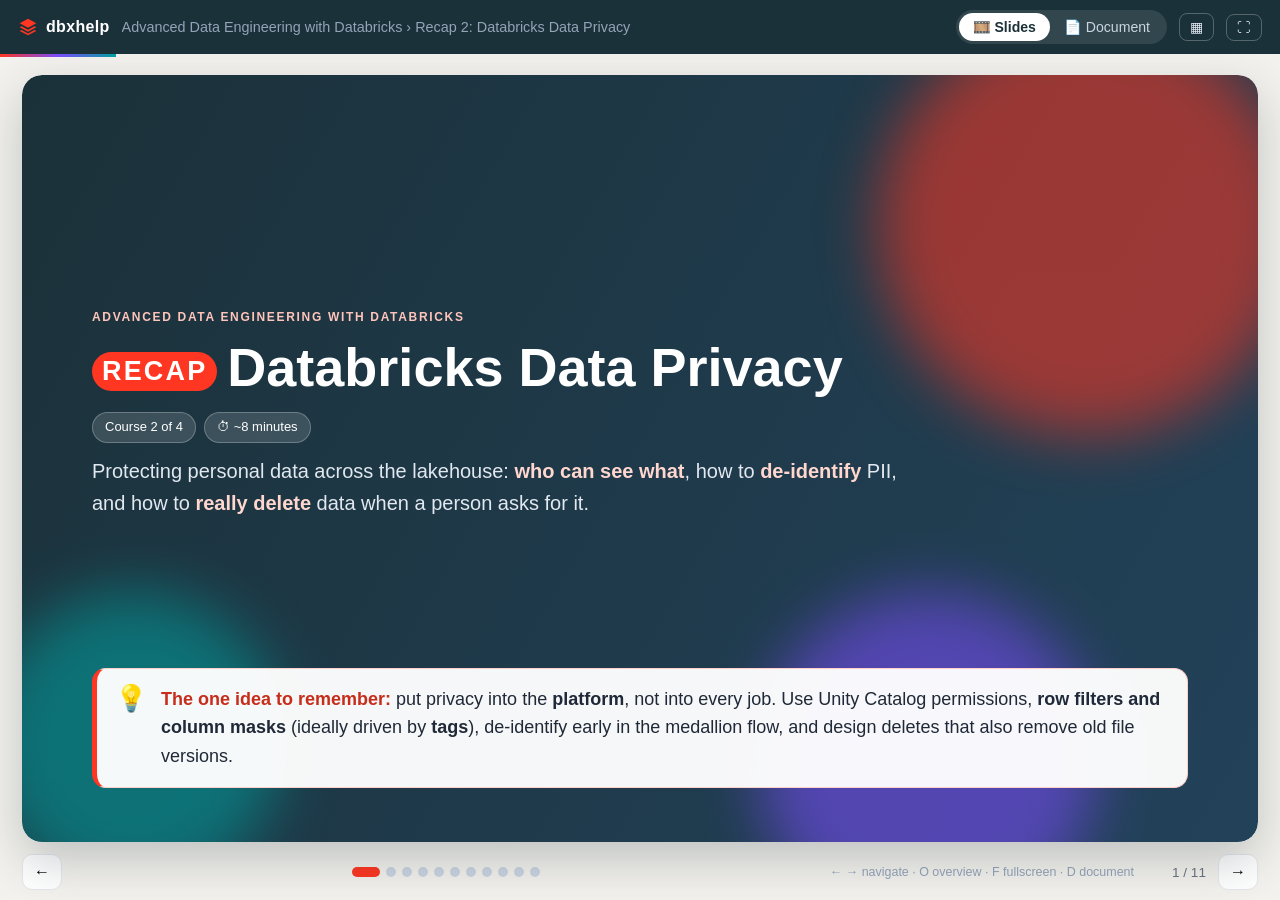
<file: modules/advanced-data-engineering/02-data-privacy/data-privacy-recap.html>
<!DOCTYPE html>
<html lang="en">
<head>
<meta charset="utf-8">
<meta name="viewport" content="width=device-width, initial-scale=1">
<title>Recap 2: Databricks Data Privacy · dbxhelp</title>
<style>
.dbx{--navy:#1B3139;--accent:#FF3621;--blue:#2272B4;--teal:#00A3A1;--purple:#7C4DFF;--amber:#FFAB00;--ink:#1F2937;--muted:#6B7280;--line:#E5E7EB;font-family:-apple-system,BlinkMacSystemFont,"Segoe UI",Roboto,Helvetica,Arial,sans-serif;color:var(--ink);font-size:15px;line-height:1.6;max-width:1100px}
.dbx *{box-sizing:border-box}
.dbx>*{animation:dbxRise .55s cubic-bezier(.2,.7,.2,1) both}
.dbx>*:nth-child(2){animation-delay:.06s}.dbx>*:nth-child(3){animation-delay:.12s}.dbx>*:nth-child(4){animation-delay:.18s}.dbx>*:nth-child(5){animation-delay:.24s}.dbx>*:nth-child(6){animation-delay:.3s}.dbx>*:nth-child(n+7){animation-delay:.36s}
@keyframes dbxRise{from{opacity:0;transform:translateY(14px)}to{opacity:1;transform:none}}
@keyframes dbxGrad{0%{background-position:0% 50%}50%{background-position:100% 50%}100%{background-position:0% 50%}}
@keyframes dbxFloat{0%,100%{transform:translate(0,0) scale(1)}50%{transform:translate(18px,-14px) scale(1.08)}}
@keyframes dbxLine{from{width:0}to{width:100%}}
@keyframes dbxPulse{0%,100%{box-shadow:0 0 0 0 rgba(255,54,33,.25)}50%{box-shadow:0 0 0 8px rgba(255,54,33,0)}}
.dbx .hero{position:relative;overflow:hidden;border-radius:18px;padding:38px 40px 34px;margin:4px 0 18px;color:#fff;background:linear-gradient(120deg,#1B3139,#22425a,#2a2f6b,#1B3139);background-size:300% 300%;animation:dbxGrad 14s ease infinite,dbxRise .6s both}
.dbx .blob{position:absolute;border-radius:50%;filter:blur(30px);opacity:.55;animation:dbxFloat 9s ease-in-out infinite}
.dbx .b1{width:220px;height:220px;background:#FF3621;right:-40px;top:-60px}
.dbx .b2{width:180px;height:180px;background:#7C4DFF;right:160px;bottom:-90px;animation-delay:-3s}
.dbx .b3{width:140px;height:140px;background:#00A3A1;left:-40px;bottom:-50px;animation-delay:-6s}
.dbx .hero-in{position:relative}
.dbx .kicker{text-transform:uppercase;letter-spacing:.14em;font-size:12px;color:#FFC4BA;font-weight:700}
.dbx .hero h1{font-size:34px;line-height:1.15;margin:8px 0 14px;color:#fff;font-weight:800}
.dbx .kicker-inline{display:inline-block;font-size:.5em;vertical-align:middle;background:var(--accent);padding:4px 10px;border-radius:999px;margin-right:10px;letter-spacing:.08em;text-transform:uppercase}
.dbx .chips{display:flex;flex-wrap:wrap;gap:8px;margin-bottom:12px}
.dbx .chip{background:rgba(255,255,255,.14);border:1px solid rgba(255,255,255,.25);padding:4px 12px;border-radius:999px;font-size:13px;color:#fff}
.dbx .chip strong{color:#fff}
.dbx .sub{color:#E2E8F0;font-size:16px;margin:0;max-width:820px}
.dbx .sub strong,.dbx .sub b{color:#FFD7CF}
.dbx .sub code{background:rgba(255,255,255,.16);color:#fff}
.dbx .idea{display:flex;gap:14px;align-items:flex-start;background:linear-gradient(135deg,#FFF4F1,#FFF);border:1px solid #FFD0C7;border-left:5px solid var(--accent);border-radius:14px;padding:16px 18px;margin:14px 0;animation:dbxRise .55s both,dbxPulse 3s ease-in-out 1s 2}
.dbx .idea-icon{font-size:26px;line-height:1}
.dbx .idea b{color:#C62D1A}
.dbx .sec-head{display:flex;align-items:center;gap:12px;margin:6px 0 14px;position:relative;padding-bottom:10px}
.dbx .sec-head:after{content:"";position:absolute;left:0;bottom:0;height:3px;border-radius:3px;background:linear-gradient(90deg,var(--accent),var(--purple),var(--teal));animation:dbxLine .9s ease-out both}
.dbx .sec-num{font-weight:800;font-size:13px;color:#fff;background:linear-gradient(135deg,var(--accent),#ff7a59);padding:5px 10px;border-radius:9px;letter-spacing:.05em}
.dbx .sec-icon{font-size:26px;line-height:1}
.dbx .sec-head h2{margin:0;font-size:25px;color:var(--navy);font-weight:800;border:0}
.dbx h3{color:var(--navy);margin:18px 0 8px}
.dbx p{margin:8px 0}
.dbx a{color:var(--blue)}
.dbx code{background:#EEF2FF;color:#3730A3;padding:1px 6px;border-radius:6px;font-size:.88em;font-family:ui-monospace,SFMono-Regular,Menlo,Consolas,monospace}
.dbx .tbl{overflow-x:auto;border-radius:12px;border:1px solid var(--line);box-shadow:0 2px 10px rgba(27,49,57,.06);margin:12px 0;background:#fff}
.dbx table{border-collapse:collapse;width:100%;font-size:14px}
.dbx th{background:linear-gradient(135deg,#1B3139,#2B4F63);color:#fff;text-align:left;padding:10px 12px;font-weight:600}
.dbx td{padding:9px 12px;border-top:1px solid var(--line);vertical-align:top}
.dbx tr:nth-child(even) td{background:#F8FAFC}
.dbx tr:hover td{background:#FFF4F1}
.dbx td:first-child{font-weight:600;color:var(--navy)}
.dbx ul,.dbx ol{padding-left:22px;margin:8px 0}
.dbx li{margin:5px 0}
.dbx li::marker{color:var(--accent)}
.dbx li.bad,.dbx li.good{list-style:none;margin:8px 0 8px -22px;padding:10px 14px;border-radius:10px}
.dbx li.bad{background:#FFF1F0;border:1px solid #FFCDC7}
.dbx li.good{background:#ECFDF3;border:1px solid #B7EBC9}
.dbx blockquote.callout{margin:14px 0;padding:12px 16px 12px 46px;border-radius:12px;background:linear-gradient(135deg,#E8F1FF,#F5F9FF);border:1px solid #C7DBFF;position:relative;color:#1E3A5F}
.dbx blockquote.callout:before{content:"ℹ️";position:absolute;left:14px;top:11px;font-size:18px}
.dbx blockquote.callout p{margin:4px 0}
.dbx .code{border-radius:12px;overflow:hidden;margin:12px 0;box-shadow:0 8px 24px rgba(15,23,42,.18);background:#0D1117}
.dbx .code-bar{display:flex;align-items:center;gap:6px;padding:8px 12px;background:#161B22;border-bottom:1px solid #30363D}
.dbx .code-bar i{width:11px;height:11px;border-radius:50%;background:#FF5F57;display:inline-block}
.dbx .code-bar i:nth-child(2){background:#FEBC2E}.dbx .code-bar i:nth-child(3){background:#28C840}
.dbx .lang{margin-left:8px;color:#8B949E;font-size:11px;letter-spacing:.1em;font-weight:700}
.dbx .run{margin-left:auto;color:#3FB950;font-size:11px;font-weight:700}
.dbx .copy{display:none}
.dbx .code pre{margin:0;padding:14px 16px;color:#E6EDF3;font-size:13px;line-height:1.55;overflow-x:auto;font-family:ui-monospace,SFMono-Regular,Menlo,Consolas,monospace;background:transparent}
.dbx pre.diagram{background:linear-gradient(135deg,#F8FAFC,#EEF2FF);border:1px dashed #A5B4FC;border-radius:12px;padding:14px 16px;font-size:13px;color:#312E81;overflow-x:auto;font-family:ui-monospace,SFMono-Regular,Menlo,Consolas,monospace}
.dbx .tryit{display:flex;gap:12px;align-items:center;background:linear-gradient(135deg,#ECFDF3,#F0FDFA);border:1px solid #A7F3D0;border-radius:12px;padding:12px 16px;margin:12px 0}
.dbx .tryit b{color:#047857}
.dbx .present{display:flex;gap:16px;align-items:center;border-radius:14px;padding:16px 20px;background:linear-gradient(120deg,#2a2f6b,#7C4DFF);color:#fff;box-shadow:0 10px 30px rgba(124,77,255,.3)}
.dbx .present b{font-size:17px}
.dbx .present span{color:#E9E5FF}
.dbx .present .big{font-size:34px}
.dbx .footer{margin-top:10px;padding:14px 18px;border-radius:12px;background:#F8FAFC;border:1px solid var(--line);color:var(--muted);font-size:13px}
:root{--navy:#1B3139;--accent:#FF3621;--blue:#2272B4;--purple:#7C4DFF;--teal:#00A3A1;--bg:#F4F2EE;--muted:#6B7280;--line:#E5E7EB}
*{box-sizing:border-box}
html,body{margin:0;height:100%}
body{font-family:-apple-system,BlinkMacSystemFont,"Segoe UI",Roboto,Helvetica,Arial,sans-serif;background:var(--bg);color:#1F2937;overflow:hidden}
body.embedded{height:760px}
#app{display:flex;flex-direction:column;height:100%}
header{display:flex;align-items:center;gap:12px;padding:10px 18px;background:var(--navy);color:#fff;flex:none;z-index:5}
.brand{display:flex;align-items:center;gap:8px;font-weight:800;letter-spacing:.02em}
.crumb{color:#94A3B8;font-size:.9em;white-space:nowrap;overflow:hidden;text-overflow:ellipsis;flex:1}
.seg{display:inline-flex;background:rgba(255,255,255,.1);border-radius:999px;padding:3px}
.seg button{border:0;background:transparent;color:#CBD5E1;padding:6px 14px;border-radius:999px;cursor:pointer;font-size:.88em;font-family:inherit}
.seg button.on{background:#fff;color:var(--navy);font-weight:700}
.hbtn{border:1px solid rgba(255,255,255,.25);background:transparent;color:#E2E8F0;border-radius:8px;padding:5px 10px;cursor:pointer;font-size:.85em;font-family:inherit}
.hbtn:hover{background:rgba(255,255,255,.1)}
#bar{height:3px;background:linear-gradient(90deg,var(--accent),var(--purple),var(--teal));width:0;transition:width .35s ease;flex:none}
#slides{flex:1;display:flex;flex-direction:column;min-height:0;padding:18px 22px 10px;position:relative}
.stage{flex:1;position:relative;min-height:0;perspective:1400px}
.slide{position:absolute;inset:0;background:#fff;border-radius:20px;box-shadow:0 18px 50px rgba(27,49,57,.14);overflow:auto;padding:34px 52px 40px}
.slide.enter-r{animation:inR .5s cubic-bezier(.2,.8,.2,1) both}
.slide.enter-l{animation:inL .5s cubic-bezier(.2,.8,.2,1) both}
@keyframes inR{from{opacity:0;transform:translateX(60px) rotateY(-6deg)}to{opacity:1;transform:none}}
@keyframes inL{from{opacity:0;transform:translateX(-60px) rotateY(6deg)}to{opacity:1;transform:none}}
.slide .dbx{max-width:none;font-size:18px}
.slide .dbx .sec-head h2{font-size:32px}
.slide .dbx table{font-size:16px}
.slide .dbx .code pre{font-size:14.5px}
.slide .dbx>*{animation:dbxRise .6s cubic-bezier(.2,.7,.2,1) both;animation-delay:calc(var(--i,0) * 90ms + 120ms)}
.slide.title{padding:0;overflow:hidden;background:transparent;box-shadow:0 18px 50px rgba(27,49,57,.25)}
.slide.title .dbx{height:100%;display:flex;flex-direction:column;position:relative}
.slide.title .hero{flex:1;margin:0;border-radius:20px;display:flex;align-items:center;padding:60px 70px 150px}
.slide.title .hero h1{font-size:54px}
.slide.title .sub{font-size:20px}
.slide.title .b1{width:420px;height:420px}.slide.title .b2{width:340px;height:340px}.slide.title .b3{width:300px;height:300px}
.slide.title .idea{position:absolute;left:70px;right:70px;bottom:40px;font-size:18px;background:rgba(255,255,255,.96)}
.slide.title .dbx>:not(.hero):not(.idea){display:none}
.controls{display:flex;align-items:center;gap:12px;padding-top:12px;flex:none}
.controls .nav{border:1px solid var(--line);background:#fff;border-radius:10px;width:40px;height:36px;cursor:pointer;font-size:16px}
.controls .nav:hover{border-color:var(--accent);color:var(--accent)}
.dots{display:flex;gap:6px;flex:1;justify-content:center;flex-wrap:wrap}
.dots button{width:10px;height:10px;border-radius:50%;border:0;background:#CBD5E1;cursor:pointer;padding:0;transition:all .25s}
.dots button.on{background:var(--accent);width:28px;border-radius:6px}
.count{color:var(--muted);font-size:.85em;min-width:60px;text-align:right}
.hint{color:#94A3B8;font-size:.78em;white-space:nowrap}
#overview{position:absolute;inset:0;background:rgba(244,242,238,.97);z-index:4;display:none;overflow:auto;padding:26px}
#overview.on{display:block;animation:dbxRise .3s both}
.grid{display:grid;grid-template-columns:repeat(auto-fill,minmax(220px,1fr));gap:14px}
.card{background:#fff;border-radius:14px;padding:16px;cursor:pointer;border:2px solid transparent;box-shadow:0 4px 14px rgba(0,0,0,.06);transition:all .2s}
.card:hover{transform:translateY(-3px);border-color:var(--accent)}
.card .n{font-size:.75em;color:var(--muted);font-weight:700}
.card .i{font-size:28px;margin:6px 0}
.card .t{font-weight:700;color:var(--navy)}
#doc{flex:1;display:none;min-height:0}
body.docmode #slides{display:none}
body.docmode #doc{display:flex}
#toc{width:270px;flex:none;overflow:auto;padding:22px 14px;border-right:1px solid var(--line);background:#fff}
#toc a{display:flex;gap:8px;align-items:center;padding:7px 10px;border-radius:9px;color:#334155;text-decoration:none;font-size:.9em;margin:2px 0}
#toc a:hover{background:#F1F5F9}
#toc a.on{background:#FFF1EE;color:#C62D1A;font-weight:700}
#docScroll{flex:1;overflow:auto;padding:26px 34px 80px}
.dsec{background:#fff;border-radius:18px;padding:26px 32px;margin:0 auto 18px;max-width:1000px;box-shadow:0 4px 18px rgba(27,49,57,.06);opacity:0;transform:translateY(20px);transition:opacity .6s,transform .6s cubic-bezier(.2,.7,.2,1)}
.dsec.seen{opacity:1;transform:none}
.dsec.herosec{padding:0;background:transparent;box-shadow:none}
.dsec .dbx>*{animation:none}
.quiz{max-width:820px}
.confetti{position:fixed;top:-20px;font-size:22px;z-index:9;animation:fall 2.6s linear forwards;pointer-events:none}
@keyframes fall{to{transform:translateY(110vh) rotate(720deg);opacity:.7}}
.dbx .code .copy{display:inline-block;margin-left:auto;border:1px solid #30363D;background:#21262D;color:#C9D1D9;border-radius:6px;font-size:11px;padding:2px 8px;cursor:pointer}
.dbx .code .run+.copy{margin-left:10px}
@media (max-width:760px){.slide{padding:22px}.slide.title .hero{padding:30px 30px 160px}.slide.title .hero h1{font-size:32px}.slide.title .idea{left:16px;right:16px}#toc{display:none}.crumb{display:none}.hint{display:none}}
@media print{header,.controls,#bar,#toc{display:none}body{overflow:visible}#doc{display:block}#slides{display:none}.dsec{opacity:1;transform:none;box-shadow:none}}
</style>
</head>
<body>
<div id="app">
<header>
  <div class="brand"><svg width="20" height="20" viewBox="0 0 24 24" fill="#FF3621"><path d="M12 2 2 7.5l10 5.5 10-5.5L12 2Zm0 13.2L4.2 11 2 12.2 12 17.7l10-5.5-2.2-1.2L12 15.2Zm0 4.6-7.8-4.3L2 16.7 12 22l10-5.3-2.2-1.2L12 19.8Z"/></svg>dbxhelp</div>
  <div class="crumb">Advanced Data Engineering with Databricks › Recap 2: Databricks Data Privacy</div>
  <div class="seg"><button id="bSlides" class="on">🎞️ Slides</button><button id="bDoc">📄 Document</button></div>
  <button class="hbtn" id="bOver" title="Overview (O)">▦</button>
  <button class="hbtn" id="bFull" title="Fullscreen (F)">⛶</button>
</header>
<div id="bar"></div>
<section id="slides">
  <div class="stage" id="stage"></div>
  <div class="controls"><button class="nav" id="prev" title="Previous (←)">←</button><div class="dots" id="dots"></div><span class="hint">← → navigate · O overview · F fullscreen · D document</span><span class="count" id="count"></span><button class="nav" id="next" title="Next (→)">→</button></div>
  <div id="overview"><div class="grid" id="grid"></div></div>
</section>
<section id="doc"><nav id="toc"></nav><div id="docScroll"></div></section>
</div>
<script>
function dbxQuiz(root, questions, onDone) {
  if (typeof root === 'string') root = document.getElementById(root);
  var i = 0, score = 0, picked = null, shown = false, done = false;
  function esc(s) { return String(s).replace(/&/g, '&amp;').replace(/</g, '&lt;').replace(/>/g, '&gt;').replace(/`([^`]+)`/g, '<code style="background:#EEF2FF;color:#3730A3;padding:1px 6px;border-radius:6px">$1</code>'); }
  function btn(label, primary) { return '<button style="margin-top:16px;padding:10px 22px;border-radius:10px;border:none;cursor:pointer;font-weight:700;background:' + (primary ? 'linear-gradient(135deg,#FF3621,#7C4DFF)' : '#E5E7EB') + ';color:' + (primary ? '#fff' : '#6B7280') + ';font-size:0.95em;box-shadow:' + (primary ? '0 6px 18px rgba(124,77,255,.3)' : 'none') + '">' + label + '</button>'; }
  var box = 'padding:22px 24px;border-radius:16px;background:#fff;border:1px solid #E5E7EB;box-shadow:0 8px 28px rgba(27,49,57,.08);animation:dbxQ .4s ease both';
  var style = '<style>@keyframes dbxQ{from{opacity:0;transform:translateY(10px)}to{opacity:1;transform:none}}</style>';
  function bar() {
    var h = '<div style="display:flex;gap:6px;margin-bottom:14px">';
    for (var k = 0; k < questions.length; k++) h += '<div style="flex:1;height:6px;border-radius:6px;background:' + (k < i ? 'linear-gradient(90deg,#FF3621,#7C4DFF)' : k === i ? '#C4B5FD' : '#E5E7EB') + '"></div>';
    return h + '</div>';
  }
  function render() {
    if (i >= questions.length) {
      var pct = Math.round(score / questions.length * 100), msg = pct === 100 ? 'Perfect! 🎉' : pct >= 60 ? 'Nice work! 💪' : 'Worth another look 📖';
      root.innerHTML = style + '<div style="' + box + ';text-align:center"><div style="font-size:48px">' + (pct === 100 ? '🏆' : pct >= 60 ? '🌟' : '🔁') + '</div><div style="font-size:1.6em;font-weight:800;color:#1B3139">' + score + ' / ' + questions.length + '</div><div style="color:#6B7280;margin-top:4px">' + msg + '</div>' + btn('Retake', true) + '</div>';
      root.querySelector('button').onclick = function () { i = 0; score = 0; picked = null; shown = false; done = false; render(); };
      if (!done && onDone) { done = true; onDone(score, questions.length); }
      return;
    }
    var Q = questions[i], h = style + '<div style="' + box + '">' + bar();
    h += '<div style="color:#7C4DFF;font-size:0.8em;font-weight:800;letter-spacing:.08em;text-transform:uppercase;margin-bottom:6px">Question ' + (i + 1) + ' of ' + questions.length + '</div>';
    h += '<div style="font-weight:700;color:#1B3139;margin-bottom:14px;line-height:1.5;font-size:1.05em">' + esc(Q.q) + '</div>';
    Q.o.forEach(function (t, k) {
      var bg = '#fff', bd = '#E5E7EB', mark = String.fromCharCode(65 + k);
      if (shown && k === Q.c) { bg = '#ECFDF3'; bd = '#22C55E'; mark = '✓'; }
      else if (shown && k === picked) { bg = '#FFF1F0'; bd = '#EF4444'; mark = '✗'; }
      else if (!shown && k === picked) { bg = '#F5F3FF'; bd = '#7C4DFF'; }
      h += '<div data-k="' + k + '" style="display:flex;gap:12px;align-items:center;padding:11px 14px;margin:8px 0;border:2px solid ' + bd + ';background:' + bg + ';border-radius:12px;cursor:' + (shown ? 'default' : 'pointer') + ';color:#1F2937;transition:all .15s">' +
        '<span style="flex:none;width:28px;height:28px;border-radius:8px;display:inline-flex;align-items:center;justify-content:center;font-weight:800;font-size:.85em;background:' + (bd === '#E5E7EB' ? '#F1F5F9' : bd) + ';color:' + (bd === '#E5E7EB' ? '#64748B' : '#fff') + '">' + mark + '</span><span>' + esc(t) + '</span></div>';
    });
    if (shown) {
      var ok = picked === Q.c;
      h += '<div style="margin-top:14px;padding:14px 16px;border-radius:12px;background:' + (ok ? '#ECFDF3' : '#FFF7ED') + ';border:1px solid ' + (ok ? '#A7F3D0' : '#FED7AA') + ';color:#1F2937;animation:dbxQ .3s both"><strong>' + (ok ? '✅ Correct.' : '💡 Not quite.') + '</strong> ' + esc(Q.e) + '</div>' + btn(i + 1 < questions.length ? 'Next →' : 'See score', true);
    } else {
      h += btn('Submit', picked !== null);
    }
    root.innerHTML = h + '</div>';
    if (!shown) root.querySelectorAll('[data-k]').forEach(function (el) { el.onclick = function () { picked = +el.getAttribute('data-k'); render(); }; });
    root.querySelector('button').onclick = function () {
      if (!shown) { if (picked === null) return; if (picked === Q.c) score++; shown = true; }
      else { i++; picked = null; shown = false; }
      render();
    };
  }
  render();
}
var SLIDES = [{"title": "Recap: Databricks Data Privacy", "icon": "🚀", "html": "<div class=\"hero\"><div class=\"blob b1\"><\/div><div class=\"blob b2\"><\/div><div class=\"blob b3\"><\/div><div class=\"hero-in\"><div class=\"kicker\">Advanced Data Engineering with Databricks<\/div><h1><span class=\"kicker-inline\">Recap<\/span>Databricks Data Privacy<\/h1><div class=\"chips\"><span class=\"chip\">Course 2 of 4<\/span><span class=\"chip\">⏱ ~8 minutes<\/span><\/div><p class=\"sub\">Protecting personal data across the lakehouse: <strong>who can see what<\/strong>, how to <strong>de-identify<\/strong> PII, and how to <strong>really delete<\/strong> data when a person asks for it.<\/p><\/div><\/div><div class=\"idea\"><span class=\"idea-icon\">💡<\/span><div><b>The one idea to remember:<\/b> put privacy into the <strong>platform<\/strong>, not into every job. Use Unity Catalog permissions, <strong>row filters and column masks<\/strong> (ideally driven by <strong>tags<\/strong>), de-identify early in the medallion flow, and design deletes that also remove old file versions.<\/div><\/div>"}, {"title": "What we covered", "icon": "🗺️", "html": "<div class=\"sec-head\"><span class=\"sec-num\">01<\/span><span class=\"sec-icon\">🗺️<\/span><h2>What we covered<\/h2><\/div><div class=\"tbl\"><table>\n<thead>\n<tr>\n<th>Topic<\/th>\n<th>Key takeaway<\/th>\n<\/tr>\n<\/thead>\n<tbody>\n<tr>\n<td>Governance &amp; regulations<\/td>\n<td>GDPR / CCPA principles: minimization, purpose limitation, the right to be forgotten<\/td>\n<\/tr>\n<tr>\n<td>Securing data in Unity Catalog<\/td>\n<td>Least-privilege grants, groups, service principals, audit logs<\/td>\n<\/tr>\n<tr>\n<td>Fine-grained access<\/td>\n<td><strong>Dynamic views<\/strong>, <strong>row filters<\/strong>, <strong>column masks<\/strong>, ABAC with <strong>governed tags<\/strong><\/td>\n<\/tr>\n<tr>\n<td>De-identification<\/td>\n<td><strong>Pseudonymization<\/strong> (hashing, tokenization) vs <strong>anonymization<\/strong> (generalization, suppression)<\/td>\n<\/tr>\n<tr>\n<td>PII detection<\/td>\n<td><strong>Data classification<\/strong> finds PII columns and tags them automatically<\/td>\n<\/tr>\n<tr>\n<td>Deleting data<\/td>\n<td><code>DELETE<\/code> / <code>MERGE<\/code>, <strong>change data feed<\/strong> for propagation, <code>REORG … PURGE<\/code>, <strong><code>VACUUM<\/code><\/strong><\/td>\n<\/tr>\n<\/tbody>\n<\/table><\/div>"}, {"title": "Least privilege in Unity Catalog", "icon": "🔐", "html": "<div class=\"sec-head\"><span class=\"sec-num\">02<\/span><span class=\"sec-icon\">🔐<\/span><h2>Least privilege in Unity Catalog<\/h2><\/div><div class=\"code\"><div class=\"code-bar\"><i><\/i><i><\/i><i><\/i><span class=\"lang\">SQL<\/span><button class=\"copy\" type=\"button\">copy<\/button><\/div><pre><span style=\"color: #FF7B72\">GRANT<\/span><span style=\"color: #6E7681\"> <\/span><span style=\"color: #E6EDF3\">USE<\/span><span style=\"color: #6E7681\"> <\/span><span style=\"color: #FF7B72\">CATALOG<\/span><span style=\"color: #6E7681\"> <\/span><span style=\"color: #FF7B72\">ON<\/span><span style=\"color: #6E7681\"> <\/span><span style=\"color: #FF7B72\">CATALOG<\/span><span style=\"color: #6E7681\"> <\/span><span style=\"color: #E6EDF3\">prod<\/span><span style=\"color: #6E7681\"> <\/span><span style=\"color: #FF7B72\">TO<\/span><span style=\"color: #6E7681\"> <\/span><span style=\"color: #FF7B72; font-weight: bold\">`<\/span><span style=\"color: #E6EDF3\">analysts<\/span><span style=\"color: #FF7B72; font-weight: bold\">`<\/span><span style=\"color: #E6EDF3\">;<\/span>\n<span style=\"color: #FF7B72\">GRANT<\/span><span style=\"color: #6E7681\"> <\/span><span style=\"color: #E6EDF3\">USE<\/span><span style=\"color: #6E7681\"> <\/span><span style=\"color: #FF7B72\">SCHEMA<\/span><span style=\"color: #E6EDF3\">,<\/span><span style=\"color: #6E7681\"> <\/span><span style=\"color: #FF7B72\">SELECT<\/span><span style=\"color: #6E7681\"> <\/span><span style=\"color: #FF7B72\">ON<\/span><span style=\"color: #6E7681\"> <\/span><span style=\"color: #FF7B72\">SCHEMA<\/span><span style=\"color: #6E7681\"> <\/span><span style=\"color: #E6EDF3\">prod.gold<\/span><span style=\"color: #6E7681\"> <\/span><span style=\"color: #FF7B72\">TO<\/span><span style=\"color: #6E7681\"> <\/span><span style=\"color: #FF7B72; font-weight: bold\">`<\/span><span style=\"color: #E6EDF3\">analysts<\/span><span style=\"color: #FF7B72; font-weight: bold\">`<\/span><span style=\"color: #E6EDF3\">;<\/span><span style=\"color: #6E7681\">      <\/span><span style=\"color: #8B949E; font-style: italic\">-- gold only, no raw PII<\/span>\n<span style=\"color: #FF7B72\">REVOKE<\/span><span style=\"color: #6E7681\"> <\/span><span style=\"color: #FF7B72\">ALL<\/span><span style=\"color: #6E7681\"> <\/span><span style=\"color: #FF7B72\">PRIVILEGES<\/span><span style=\"color: #6E7681\"> <\/span><span style=\"color: #FF7B72\">ON<\/span><span style=\"color: #6E7681\"> <\/span><span style=\"color: #FF7B72\">SCHEMA<\/span><span style=\"color: #6E7681\"> <\/span><span style=\"color: #E6EDF3\">prod.bronze<\/span><span style=\"color: #6E7681\"> <\/span><span style=\"color: #FF7B72\">FROM<\/span><span style=\"color: #6E7681\"> <\/span><span style=\"color: #FF7B72; font-weight: bold\">`<\/span><span style=\"color: #E6EDF3\">analysts<\/span><span style=\"color: #FF7B72; font-weight: bold\">`<\/span><span style=\"color: #E6EDF3\">;<\/span>\n<span style=\"color: #FF7B72\">SHOW<\/span><span style=\"color: #6E7681\"> <\/span><span style=\"color: #E6EDF3\">GRANTS<\/span><span style=\"color: #6E7681\"> <\/span><span style=\"color: #FF7B72\">ON<\/span><span style=\"color: #6E7681\"> <\/span><span style=\"color: #FF7B72\">SCHEMA<\/span><span style=\"color: #6E7681\"> <\/span><span style=\"color: #E6EDF3\">prod.gold;<\/span><\/pre><\/div>\n<ul>\n<li>Reading a table needs <strong>all three<\/strong>: <code>USE CATALOG<\/code>, <code>USE SCHEMA<\/code> and <code>SELECT<\/code>.<\/li>\n<li>Grant to <strong>groups<\/strong>, run production as <strong>service principals<\/strong>, and keep raw PII in a <strong>restricted<\/strong> bronze schema.<\/li>\n<li>Unity Catalog privileges are <strong>allow-only<\/strong> (there is no <code>DENY<\/code>), so restrict by granting narrowly.<\/li>\n<li><strong>Audit:<\/strong> <code>system.access.audit<\/code> and <strong>lineage<\/strong> show who read PII and where it flowed.<\/li>\n<\/ul>"}, {"title": "Fine-grained access: who sees which rows and columns", "icon": "🔐", "html": "<div class=\"sec-head\"><span class=\"sec-num\">03<\/span><span class=\"sec-icon\">🔐<\/span><h2>Fine-grained access: who sees which rows and columns<\/h2><\/div><div class=\"code\"><div class=\"code-bar\"><i><\/i><i><\/i><i><\/i><span class=\"lang\">SQL<\/span><button class=\"copy\" type=\"button\">copy<\/button><\/div><pre><span style=\"color: #8B949E; font-style: italic\">-- Column mask: only pii_readers see the full email<\/span>\n<span style=\"color: #FF7B72\">CREATE<\/span><span style=\"color: #6E7681\"> <\/span><span style=\"color: #FF7B72\">FUNCTION<\/span><span style=\"color: #6E7681\"> <\/span><span style=\"color: #E6EDF3\">prod.sec.mask_email(email<\/span><span style=\"color: #6E7681\"> <\/span><span style=\"color: #E6EDF3\">STRING)<\/span>\n<span style=\"color: #FF7B72\">RETURN<\/span><span style=\"color: #6E7681\"> <\/span><span style=\"color: #FF7B72\">CASE<\/span><span style=\"color: #6E7681\"> <\/span><span style=\"color: #FF7B72\">WHEN<\/span><span style=\"color: #6E7681\"> <\/span><span style=\"color: #E6EDF3\">is_account_group_member(<\/span><span style=\"color: #A5D6FF\">'pii_readers'<\/span><span style=\"color: #E6EDF3\">)<\/span><span style=\"color: #6E7681\"> <\/span><span style=\"color: #FF7B72\">THEN<\/span><span style=\"color: #6E7681\"> <\/span><span style=\"color: #E6EDF3\">email<\/span>\n<span style=\"color: #6E7681\">            <\/span><span style=\"color: #FF7B72\">ELSE<\/span><span style=\"color: #6E7681\"> <\/span><span style=\"color: #E6EDF3\">regexp_replace(email,<\/span><span style=\"color: #6E7681\"> <\/span><span style=\"color: #A5D6FF\">'^[^@]+'<\/span><span style=\"color: #E6EDF3\">,<\/span><span style=\"color: #6E7681\"> <\/span><span style=\"color: #A5D6FF\">'***'<\/span><span style=\"color: #E6EDF3\">)<\/span><span style=\"color: #6E7681\"> <\/span><span style=\"color: #FF7B72\">END<\/span><span style=\"color: #E6EDF3\">;<\/span>\n<span style=\"color: #FF7B72\">ALTER<\/span><span style=\"color: #6E7681\"> <\/span><span style=\"color: #FF7B72\">TABLE<\/span><span style=\"color: #6E7681\"> <\/span><span style=\"color: #E6EDF3\">prod.silver.customers<\/span><span style=\"color: #6E7681\"> <\/span><span style=\"color: #FF7B72\">ALTER<\/span><span style=\"color: #6E7681\"> <\/span><span style=\"color: #FF7B72\">COLUMN<\/span><span style=\"color: #6E7681\"> <\/span><span style=\"color: #E6EDF3\">email<\/span><span style=\"color: #6E7681\"> <\/span><span style=\"color: #FF7B72\">SET<\/span><span style=\"color: #6E7681\"> <\/span><span style=\"color: #E6EDF3\">MASK<\/span><span style=\"color: #6E7681\"> <\/span><span style=\"color: #E6EDF3\">prod.sec.mask_email;<\/span>\n\n<span style=\"color: #8B949E; font-style: italic\">-- Row filter: EU analysts see EU rows only<\/span>\n<span style=\"color: #FF7B72\">CREATE<\/span><span style=\"color: #6E7681\"> <\/span><span style=\"color: #FF7B72\">FUNCTION<\/span><span style=\"color: #6E7681\"> <\/span><span style=\"color: #E6EDF3\">prod.sec.eu_only(region<\/span><span style=\"color: #6E7681\"> <\/span><span style=\"color: #E6EDF3\">STRING)<\/span>\n<span style=\"color: #FF7B72\">RETURN<\/span><span style=\"color: #6E7681\"> <\/span><span style=\"color: #E6EDF3\">is_account_group_member(<\/span><span style=\"color: #A5D6FF\">'admins'<\/span><span style=\"color: #E6EDF3\">)<\/span><span style=\"color: #6E7681\"> <\/span><span style=\"color: #FF7B72\">OR<\/span><span style=\"color: #6E7681\"> <\/span><span style=\"color: #E6EDF3\">region<\/span><span style=\"color: #6E7681\"> <\/span><span style=\"color: #FF7B72; font-weight: bold\">=<\/span><span style=\"color: #6E7681\"> <\/span><span style=\"color: #A5D6FF\">'EU'<\/span><span style=\"color: #E6EDF3\">;<\/span>\n<span style=\"color: #FF7B72\">ALTER<\/span><span style=\"color: #6E7681\"> <\/span><span style=\"color: #FF7B72\">TABLE<\/span><span style=\"color: #6E7681\"> <\/span><span style=\"color: #E6EDF3\">prod.silver.customers<\/span><span style=\"color: #6E7681\"> <\/span><span style=\"color: #FF7B72\">SET<\/span><span style=\"color: #6E7681\"> <\/span><span style=\"color: #FF7B72\">ROW<\/span><span style=\"color: #6E7681\"> <\/span><span style=\"color: #E6EDF3\">FILTER<\/span><span style=\"color: #6E7681\"> <\/span><span style=\"color: #E6EDF3\">prod.sec.eu_only<\/span><span style=\"color: #6E7681\"> <\/span><span style=\"color: #FF7B72\">ON<\/span><span style=\"color: #6E7681\"> <\/span><span style=\"color: #E6EDF3\">(region);<\/span><\/pre><\/div>\n<div class=\"tbl\"><table>\n<thead>\n<tr>\n<th>Technique<\/th>\n<th>How<\/th>\n<th>Best for<\/th>\n<\/tr>\n<\/thead>\n<tbody>\n<tr>\n<td><strong>Dynamic view<\/strong><\/td>\n<td>A view with <code>CASE WHEN is_account_group_member(...)<\/code><\/td>\n<td>Classic approach. Users must query the <strong>view<\/strong>, not the table<\/td>\n<\/tr>\n<tr>\n<td><strong>Row filter / column mask<\/strong><\/td>\n<td>A function attached <strong>to the table<\/strong><\/td>\n<td>The policy travels with the table: batch, streaming, MVs<\/td>\n<\/tr>\n<tr>\n<td><strong>ABAC policy + governed tags<\/strong><\/td>\n<td>One policy on a catalog or schema for every column tagged e.g. <code>pii = email<\/code><\/td>\n<td>Scale: new tables are protected <strong>without code changes<\/strong><\/td>\n<\/tr>\n<\/tbody>\n<\/table><\/div>\n<div class=\"code\"><div class=\"code-bar\"><i><\/i><i><\/i><i><\/i><span class=\"lang\">SQL<\/span><button class=\"copy\" type=\"button\">copy<\/button><\/div><pre><span style=\"color: #FF7B72\">ALTER<\/span><span style=\"color: #6E7681\"> <\/span><span style=\"color: #FF7B72\">TABLE<\/span><span style=\"color: #6E7681\"> <\/span><span style=\"color: #E6EDF3\">prod.silver.customers<\/span><span style=\"color: #6E7681\"> <\/span><span style=\"color: #FF7B72\">ALTER<\/span><span style=\"color: #6E7681\"> <\/span><span style=\"color: #FF7B72\">COLUMN<\/span><span style=\"color: #6E7681\"> <\/span><span style=\"color: #E6EDF3\">email<\/span><span style=\"color: #6E7681\"> <\/span><span style=\"color: #FF7B72\">SET<\/span><span style=\"color: #6E7681\"> <\/span><span style=\"color: #E6EDF3\">TAGS<\/span><span style=\"color: #6E7681\"> <\/span><span style=\"color: #E6EDF3\">(<\/span><span style=\"color: #A5D6FF\">'pii'<\/span><span style=\"color: #6E7681\"> <\/span><span style=\"color: #FF7B72; font-weight: bold\">=<\/span><span style=\"color: #6E7681\"> <\/span><span style=\"color: #A5D6FF\">'email'<\/span><span style=\"color: #E6EDF3\">);<\/span>\n\n<span style=\"color: #FF7B72\">CREATE<\/span><span style=\"color: #6E7681\"> <\/span><span style=\"color: #E6EDF3\">POLICY<\/span><span style=\"color: #6E7681\"> <\/span><span style=\"color: #E6EDF3\">mask_pii_email<\/span><span style=\"color: #6E7681\"> <\/span><span style=\"color: #FF7B72\">ON<\/span><span style=\"color: #6E7681\"> <\/span><span style=\"color: #FF7B72\">CATALOG<\/span><span style=\"color: #6E7681\"> <\/span><span style=\"color: #E6EDF3\">prod<\/span>\n<span style=\"color: #FF7B72\">COLUMN<\/span><span style=\"color: #6E7681\"> <\/span><span style=\"color: #E6EDF3\">MASK<\/span><span style=\"color: #6E7681\"> <\/span><span style=\"color: #E6EDF3\">prod.sec.mask_email<\/span>\n<span style=\"color: #FF7B72\">TO<\/span><span style=\"color: #6E7681\"> <\/span><span style=\"color: #FF7B72; font-weight: bold\">`<\/span><span style=\"color: #E6EDF3\">account<\/span><span style=\"color: #6E7681\"> <\/span><span style=\"color: #E6EDF3\">users<\/span><span style=\"color: #FF7B72; font-weight: bold\">`<\/span><span style=\"color: #6E7681\"> <\/span><span style=\"color: #FF7B72\">EXCEPT<\/span><span style=\"color: #6E7681\"> <\/span><span style=\"color: #FF7B72; font-weight: bold\">`<\/span><span style=\"color: #E6EDF3\">pii_readers<\/span><span style=\"color: #FF7B72; font-weight: bold\">`<\/span>\n<span style=\"color: #FF7B72\">FOR<\/span><span style=\"color: #6E7681\"> <\/span><span style=\"color: #E6EDF3\">TABLES<\/span><span style=\"color: #6E7681\"> <\/span><span style=\"color: #FF7B72\">MATCH<\/span><span style=\"color: #6E7681\"> <\/span><span style=\"color: #E6EDF3\">COLUMNS<\/span><span style=\"color: #6E7681\"> <\/span><span style=\"color: #E6EDF3\">has_tag_value(<\/span><span style=\"color: #A5D6FF\">'pii'<\/span><span style=\"color: #E6EDF3\">,<\/span><span style=\"color: #6E7681\"> <\/span><span style=\"color: #A5D6FF\">'email'<\/span><span style=\"color: #E6EDF3\">)<\/span><span style=\"color: #6E7681\"> <\/span><span style=\"color: #FF7B72\">AS<\/span><span style=\"color: #6E7681\"> <\/span><span style=\"color: #FF7B72\">c<\/span><span style=\"color: #6E7681\"> <\/span><span style=\"color: #FF7B72\">ON<\/span><span style=\"color: #6E7681\"> <\/span><span style=\"color: #FF7B72\">COLUMN<\/span><span style=\"color: #6E7681\"> <\/span><span style=\"color: #FF7B72\">c<\/span><span style=\"color: #E6EDF3\">;<\/span><\/pre><\/div>"}, {"title": "De-identification methods", "icon": "🎭", "html": "<div class=\"sec-head\"><span class=\"sec-num\">04<\/span><span class=\"sec-icon\">🎭<\/span><h2>De-identification methods<\/h2><\/div><div class=\"tbl\"><table>\n<thead>\n<tr>\n<th>Method<\/th>\n<th>Example<\/th>\n<th>Reversible?<\/th>\n<th>Still joinable?<\/th>\n<th>Result<\/th>\n<\/tr>\n<\/thead>\n<tbody>\n<tr>\n<td><strong>Hashing<\/strong> (salted / keyed)<\/td>\n<td><code>sha2(concat(email, secret('pii','salt')), 256)<\/code><\/td>\n<td>No<\/td>\n<td><strong>Yes<\/strong><\/td>\n<td>Pseudonymized<\/td>\n<\/tr>\n<tr>\n<td><strong>Tokenization<\/strong><\/td>\n<td>Random token, mapping kept in a locked <strong>vault table<\/strong><\/td>\n<td><strong>Yes<\/strong>, with vault access<\/td>\n<td>Yes<\/td>\n<td>Pseudonymized<\/td>\n<\/tr>\n<tr>\n<td><strong>Generalization<\/strong><\/td>\n<td>Age → <code>30-39<\/code>, ZIP → first 3 digits, date → month<\/td>\n<td>No<\/td>\n<td>Partly<\/td>\n<td>Anonymized<\/td>\n<\/tr>\n<tr>\n<td><strong>Suppression<\/strong><\/td>\n<td>Drop or NULL the column<\/td>\n<td>No<\/td>\n<td>No<\/td>\n<td>Anonymized<\/td>\n<\/tr>\n<tr>\n<td><strong>Masking<\/strong><\/td>\n<td><code>***-**-1234<\/code> at query time<\/td>\n<td>Original still stored<\/td>\n<td>—<\/td>\n<td>Access control<\/td>\n<\/tr>\n<tr>\n<td>Text masking<\/td>\n<td><code>ai_mask(comment, ARRAY('email', 'phone'))<\/code><\/td>\n<td>No<\/td>\n<td>—<\/td>\n<td>PII in free text<\/td>\n<\/tr>\n<\/tbody>\n<\/table><\/div>\n<ul>\n<li><strong>Pseudonymized<\/strong> data is still <strong>personal data<\/strong> under GDPR, because re-identification is possible.<\/li>\n<li><strong>Anonymized<\/strong> data (generalized, suppressed, aggregated) is no longer personal data, provided nobody can be re-identified. Think about <strong>k-anonymity<\/strong>: every combination of attributes should match at least <em>k<\/em> people.<\/li>\n<li>Keep salts and keys in <strong>secrets<\/strong>. A plain <code>sha2(email)<\/code> is guessable.<\/li>\n<\/ul>"}, {"title": "A privacy-aware medallion flow", "icon": "🔐", "html": "<div class=\"sec-head\"><span class=\"sec-num\">05<\/span><span class=\"sec-icon\">🔐<\/span><h2>A privacy-aware medallion flow<\/h2><\/div><pre class=\"diagram\">landing ─► bronze   raw data incl. PII        restricted schema, very few principals\n        ─► silver   hashed / tokenized IDs, PII columns tagged → masks via ABAC\n        ─► gold     aggregated / generalized, no direct identifiers → broad access<\/pre>\n<ol>\n<li><strong>Data classification<\/strong> scans tables, detects PII (emails, phone numbers, IBANs, names…) and applies <strong>governed tags<\/strong> automatically.<\/li>\n<li><strong>Tags + ABAC<\/strong> mask everything tagged, including columns added later.<\/li>\n<li>De-identify in the <strong>bronze → silver<\/strong> step, e.g. with pipeline code or a UDF.<\/li>\n<li>Put <strong>expectations<\/strong> on silver, so the pipeline fails if PII-looking values appear where they shouldn't.<\/li>\n<\/ol>"}, {"title": "The right to be forgotten", "icon": "🧹", "html": "<div class=\"sec-head\"><span class=\"sec-num\">06<\/span><span class=\"sec-icon\">🧹<\/span><h2>The right to be forgotten<\/h2><\/div><div class=\"code\"><div class=\"code-bar\"><i><\/i><i><\/i><i><\/i><span class=\"lang\">SQL<\/span><button class=\"copy\" type=\"button\">copy<\/button><\/div><pre><span style=\"color: #8B949E; font-style: italic\">-- 1) delete everyone in the request table, starting at bronze<\/span>\n<span style=\"color: #E6EDF3\">MERGE<\/span><span style=\"color: #6E7681\"> <\/span><span style=\"color: #FF7B72\">INTO<\/span><span style=\"color: #6E7681\"> <\/span><span style=\"color: #E6EDF3\">prod.bronze.customers<\/span><span style=\"color: #6E7681\"> <\/span><span style=\"color: #E6EDF3\">t<\/span>\n<span style=\"color: #FF7B72\">USING<\/span><span style=\"color: #6E7681\"> <\/span><span style=\"color: #E6EDF3\">(<\/span><span style=\"color: #FF7B72\">SELECT<\/span><span style=\"color: #6E7681\"> <\/span><span style=\"color: #E6EDF3\">customer_id<\/span><span style=\"color: #6E7681\"> <\/span><span style=\"color: #FF7B72\">FROM<\/span><span style=\"color: #6E7681\"> <\/span><span style=\"color: #E6EDF3\">prod.ops.gdpr_requests<\/span><span style=\"color: #6E7681\"> <\/span><span style=\"color: #FF7B72\">WHERE<\/span><span style=\"color: #6E7681\"> <\/span><span style=\"color: #E6EDF3\">status<\/span><span style=\"color: #6E7681\"> <\/span><span style=\"color: #FF7B72; font-weight: bold\">=<\/span><span style=\"color: #6E7681\"> <\/span><span style=\"color: #A5D6FF\">'pending'<\/span><span style=\"color: #E6EDF3\">)<\/span><span style=\"color: #6E7681\"> <\/span><span style=\"color: #E6EDF3\">r<\/span>\n<span style=\"color: #FF7B72\">ON<\/span><span style=\"color: #6E7681\"> <\/span><span style=\"color: #E6EDF3\">t.customer_id<\/span><span style=\"color: #6E7681\"> <\/span><span style=\"color: #FF7B72; font-weight: bold\">=<\/span><span style=\"color: #6E7681\"> <\/span><span style=\"color: #E6EDF3\">r.customer_id<\/span>\n<span style=\"color: #FF7B72\">WHEN<\/span><span style=\"color: #6E7681\"> <\/span><span style=\"color: #E6EDF3\">MATCHED<\/span><span style=\"color: #6E7681\"> <\/span><span style=\"color: #FF7B72\">THEN<\/span><span style=\"color: #6E7681\"> <\/span><span style=\"color: #FF7B72\">DELETE<\/span><span style=\"color: #E6EDF3\">;<\/span>\n\n<span style=\"color: #8B949E; font-style: italic\">-- 2) propagate to silver/gold: DELETE / MERGE, or apply deletes read from the change data feed<\/span>\n<span style=\"color: #8B949E; font-style: italic\">-- 3) deletion vectors only *mark* rows → rewrite the files<\/span>\n<span style=\"color: #E6EDF3\">REORG<\/span><span style=\"color: #6E7681\"> <\/span><span style=\"color: #FF7B72\">TABLE<\/span><span style=\"color: #6E7681\"> <\/span><span style=\"color: #E6EDF3\">prod.bronze.customers<\/span><span style=\"color: #6E7681\"> <\/span><span style=\"color: #E6EDF3\">APPLY<\/span><span style=\"color: #6E7681\"> <\/span><span style=\"color: #E6EDF3\">(PURGE);<\/span>\n<span style=\"color: #8B949E; font-style: italic\">-- 4) remove old file versions after the retention period (default 7 days)<\/span>\n<span style=\"color: #FF7B72\">VACUUM<\/span><span style=\"color: #6E7681\"> <\/span><span style=\"color: #E6EDF3\">prod.bronze.customers;<\/span><\/pre><\/div>\n<ul>\n<li>Until <code>VACUUM<\/code>, deleted rows are still readable with <strong>time travel<\/strong> (<code>VERSION AS OF<\/code>).<\/li>\n<li><strong>Downstream streaming tables<\/strong> fail on deletes in their source. Use <code>skipChangeCommits<\/code> plus DML on the target, or the <strong>change data feed<\/strong>.<\/li>\n<li><strong>Upstream copies<\/strong> (landing files, Kafka, source systems) must be deleted too, or the data comes back on reprocessing.<\/li>\n<li><strong>Design for deletion:<\/strong> keep PII in a separate table keyed by a surrogate ID, so an erasure touches only one small table.<\/li>\n<li><strong>Retention rules:<\/strong> e.g. auto TTL (<code>DELETE ROWS 365 DAYS AFTER event_ts<\/code>) on managed tables with predictive optimization.<\/li>\n<\/ul>"}, {"title": "Try it: de-identify, mask, filter, forget", "icon": "🧪", "html": "<div class=\"sec-head\"><span class=\"sec-num\">07<\/span><span class=\"sec-icon\">🧪<\/span><h2>Try it: de-identify, mask, filter, forget<\/h2><\/div><blockquote class=\"callout\">\n<p>Uses the synthetic <strong>retail<\/strong> customers, which include a fake <code>email<\/code>, <code>birth_year<\/code> and <code>postal_code<\/code>. Everything runs in your own schema.<\/p>\n<\/blockquote>\n<div class=\"code\"><div class=\"code-bar\"><i><\/i><i><\/i><i><\/i><span class=\"lang\">PYTHON<\/span><span class=\"run\">▶ runs in the notebook<\/span><button class=\"copy\" type=\"button\">copy<\/button><\/div><pre><span style=\"color: #8B949E; font-style: italic\"># ✏️ FILL IN: the catalog.schema you can write to<\/span>\n<span style=\"color: #E6EDF3\">WORK_SCHEMA<\/span> <span style=\"color: #FF7B72; font-weight: bold\">=<\/span> <span style=\"color: #A5D6FF\">\"FILL_IN\"<\/span>   <span style=\"color: #8B949E; font-style: italic\"># e.g. \"dbacademy.labuser1234567_1700000000\"<\/span><\/pre><\/div>\n<div class=\"code\"><div class=\"code-bar\"><i><\/i><i><\/i><i><\/i><span class=\"lang\">PYTHON<\/span><span class=\"run\">▶ runs in the notebook<\/span><button class=\"copy\" type=\"button\">copy<\/button><\/div><pre><span style=\"color: #8B949E; font-style: italic\"># Load the retail tables from GitHub<\/span>\n<span style=\"color: #FF7B72\">import<\/span><span style=\"color: #6E7681\"> <\/span><span style=\"color: #FF7B72\">urllib.request<\/span><span style=\"color: #6E7681\"> <\/span><span style=\"color: #FF7B72\">as<\/span><span style=\"color: #6E7681\"> <\/span><span style=\"color: #FF7B72\">u<\/span><span style=\"color: #E6EDF3\">;<\/span> <span style=\"color: #E6EDF3\">exec(u<\/span><span style=\"color: #FF7B72; font-weight: bold\">.<\/span><span style=\"color: #E6EDF3\">urlopen(<\/span><span style=\"color: #A5D6FF\">\"https://raw.githubusercontent.com/misrori/dbxhelp/main/dbxdata.py\"<\/span><span style=\"color: #E6EDF3\">)<\/span><span style=\"color: #FF7B72; font-weight: bold\">.<\/span><span style=\"color: #E6EDF3\">read()<\/span><span style=\"color: #FF7B72; font-weight: bold\">.<\/span><span style=\"color: #E6EDF3\">decode())<\/span>\n<span style=\"color: #E6EDF3\">S<\/span> <span style=\"color: #FF7B72; font-weight: bold\">=<\/span> <span style=\"color: #E6EDF3\">load_dataset(<\/span><span style=\"color: #A5D6FF\">\"retail\"<\/span><span style=\"color: #E6EDF3\">,<\/span> <span style=\"color: #E6EDF3\">WORK_SCHEMA)<\/span><\/pre><\/div>\n<div class=\"code\"><div class=\"code-bar\"><i><\/i><i><\/i><i><\/i><span class=\"lang\">PYTHON<\/span><span class=\"run\">▶ runs in the notebook<\/span><button class=\"copy\" type=\"button\">copy<\/button><\/div><pre><span style=\"color: #8B949E; font-style: italic\"># Pseudonymize + generalize: hash the email, bucket the birth year, truncate the postal code<\/span>\n<span style=\"color: #E6EDF3\">display(spark<\/span><span style=\"color: #FF7B72; font-weight: bold\">.<\/span><span style=\"color: #E6EDF3\">sql(<\/span><span style=\"color: #A5D6FF\">\"\"\"<\/span>\n<span style=\"color: #A5D6FF\">SELECT customer_id,<\/span>\n<span style=\"color: #A5D6FF\">       sha2(concat(email, 'demo-salt-keep-real-ones-in-secrets'), 256) AS email_hash,    -- pseudonymized, joinable<\/span>\n<span style=\"color: #A5D6FF\">       concat(CAST(floor(birth_year / 10) * 10 AS STRING), 's')       AS birth_decade,  -- generalized<\/span>\n<span style=\"color: #A5D6FF\">       concat(left(postal_code, 2), '**')                             AS postal_area,   -- generalized<\/span>\n<span style=\"color: #A5D6FF\">       region, segment<\/span>\n<span style=\"color: #A5D6FF\">FROM dim_customer<\/span>\n<span style=\"color: #A5D6FF\">LIMIT 10<\/span>\n<span style=\"color: #A5D6FF\">\"\"\"<\/span><span style=\"color: #E6EDF3\">))<\/span><\/pre><\/div>\n<div class=\"code\"><div class=\"code-bar\"><i><\/i><i><\/i><i><\/i><span class=\"lang\">PYTHON<\/span><span class=\"run\">▶ runs in the notebook<\/span><button class=\"copy\" type=\"button\">copy<\/button><\/div><pre><span style=\"color: #8B949E; font-style: italic\"># Column mask: only members of 'pii_readers' see full emails<\/span>\n<span style=\"color: #E6EDF3\">spark<\/span><span style=\"color: #FF7B72; font-weight: bold\">.<\/span><span style=\"color: #E6EDF3\">sql(<\/span><span style=\"color: #79C0FF\">f<\/span><span style=\"color: #A5D6FF\">\"\"\"<\/span>\n<span style=\"color: #A5D6FF\">CREATE OR REPLACE FUNCTION {<\/span><span style=\"color: #E6EDF3\">S<\/span><span style=\"color: #A5D6FF\">}.mask_email(email STRING)<\/span>\n<span style=\"color: #A5D6FF\">RETURN CASE WHEN is_account_group_member('pii_readers') THEN email<\/span>\n<span style=\"color: #A5D6FF\">            ELSE regexp_replace(email, '^[^@]+', '***') END<\/span>\n<span style=\"color: #A5D6FF\">\"\"\"<\/span><span style=\"color: #E6EDF3\">)<\/span>\n<span style=\"color: #E6EDF3\">spark<\/span><span style=\"color: #FF7B72; font-weight: bold\">.<\/span><span style=\"color: #E6EDF3\">sql(<\/span><span style=\"color: #79C0FF\">f<\/span><span style=\"color: #A5D6FF\">\"ALTER TABLE dim_customer ALTER COLUMN email SET MASK {<\/span><span style=\"color: #E6EDF3\">S<\/span><span style=\"color: #A5D6FF\">}.mask_email\"<\/span><span style=\"color: #E6EDF3\">)<\/span>\n<span style=\"color: #E6EDF3\">display(spark<\/span><span style=\"color: #FF7B72; font-weight: bold\">.<\/span><span style=\"color: #E6EDF3\">sql(<\/span><span style=\"color: #A5D6FF\">\"SELECT customer_id, email, region FROM dim_customer LIMIT 5\"<\/span><span style=\"color: #E6EDF3\">))<\/span><\/pre><\/div>\n<div class=\"code\"><div class=\"code-bar\"><i><\/i><i><\/i><i><\/i><span class=\"lang\">PYTHON<\/span><span class=\"run\">▶ runs in the notebook<\/span><button class=\"copy\" type=\"button\">copy<\/button><\/div><pre><span style=\"color: #8B949E; font-style: italic\"># Row filter: non-admins see EMEA customers only<\/span>\n<span style=\"color: #E6EDF3\">spark<\/span><span style=\"color: #FF7B72; font-weight: bold\">.<\/span><span style=\"color: #E6EDF3\">sql(<\/span><span style=\"color: #79C0FF\">f<\/span><span style=\"color: #A5D6FF\">\"\"\"<\/span>\n<span style=\"color: #A5D6FF\">CREATE OR REPLACE FUNCTION {<\/span><span style=\"color: #E6EDF3\">S<\/span><span style=\"color: #A5D6FF\">}.emea_only(region STRING)<\/span>\n<span style=\"color: #A5D6FF\">RETURN is_account_group_member('admins') OR region = 'EMEA'<\/span>\n<span style=\"color: #A5D6FF\">\"\"\"<\/span><span style=\"color: #E6EDF3\">)<\/span>\n<span style=\"color: #E6EDF3\">spark<\/span><span style=\"color: #FF7B72; font-weight: bold\">.<\/span><span style=\"color: #E6EDF3\">sql(<\/span><span style=\"color: #79C0FF\">f<\/span><span style=\"color: #A5D6FF\">\"ALTER TABLE dim_customer SET ROW FILTER {<\/span><span style=\"color: #E6EDF3\">S<\/span><span style=\"color: #A5D6FF\">}.emea_only ON (region)\"<\/span><span style=\"color: #E6EDF3\">)<\/span>\n<span style=\"color: #E6EDF3\">display(spark<\/span><span style=\"color: #FF7B72; font-weight: bold\">.<\/span><span style=\"color: #E6EDF3\">sql(<\/span><span style=\"color: #A5D6FF\">\"SELECT region, count(*) AS customers FROM dim_customer GROUP BY ALL\"<\/span><span style=\"color: #E6EDF3\">))<\/span><\/pre><\/div>\n<div class=\"code\"><div class=\"code-bar\"><i><\/i><i><\/i><i><\/i><span class=\"lang\">PYTHON<\/span><span class=\"run\">▶ runs in the notebook<\/span><button class=\"copy\" type=\"button\">copy<\/button><\/div><pre><span style=\"color: #8B949E; font-style: italic\"># Remove the policies again<\/span>\n<span style=\"color: #E6EDF3\">spark<\/span><span style=\"color: #FF7B72; font-weight: bold\">.<\/span><span style=\"color: #E6EDF3\">sql(<\/span><span style=\"color: #A5D6FF\">\"ALTER TABLE dim_customer DROP ROW FILTER\"<\/span><span style=\"color: #E6EDF3\">)<\/span>\n<span style=\"color: #E6EDF3\">spark<\/span><span style=\"color: #FF7B72; font-weight: bold\">.<\/span><span style=\"color: #E6EDF3\">sql(<\/span><span style=\"color: #A5D6FF\">\"ALTER TABLE dim_customer ALTER COLUMN email DROP MASK\"<\/span><span style=\"color: #E6EDF3\">)<\/span><\/pre><\/div>\n<div class=\"code\"><div class=\"code-bar\"><i><\/i><i><\/i><i><\/i><span class=\"lang\">PYTHON<\/span><span class=\"run\">▶ runs in the notebook<\/span><button class=\"copy\" type=\"button\">copy<\/button><\/div><pre><span style=\"color: #8B949E; font-style: italic\"># Right to be forgotten: after DELETE, time travel still shows the row<\/span>\n<span style=\"color: #E6EDF3\">spark<\/span><span style=\"color: #FF7B72; font-weight: bold\">.<\/span><span style=\"color: #E6EDF3\">sql(<\/span><span style=\"color: #A5D6FF\">\"DELETE FROM dim_customer WHERE customer_id = 42\"<\/span><span style=\"color: #E6EDF3\">)<\/span>\n<span style=\"color: #E6EDF3\">before<\/span> <span style=\"color: #FF7B72; font-weight: bold\">=<\/span> <span style=\"color: #E6EDF3\">spark<\/span><span style=\"color: #FF7B72; font-weight: bold\">.<\/span><span style=\"color: #E6EDF3\">sql(<\/span><span style=\"color: #A5D6FF\">\"DESCRIBE HISTORY dim_customer\"<\/span><span style=\"color: #E6EDF3\">)<\/span><span style=\"color: #FF7B72; font-weight: bold\">.<\/span><span style=\"color: #E6EDF3\">filter(<\/span><span style=\"color: #A5D6FF\">\"operation = 'DELETE'\"<\/span><span style=\"color: #E6EDF3\">)<\/span><span style=\"color: #FF7B72; font-weight: bold\">.<\/span><span style=\"color: #E6EDF3\">first()[<\/span><span style=\"color: #A5D6FF\">\"version\"<\/span><span style=\"color: #E6EDF3\">]<\/span> <span style=\"color: #FF7B72; font-weight: bold\">-<\/span> <span style=\"color: #A5D6FF\">1<\/span>\n<span style=\"color: #E6EDF3\">display(spark<\/span><span style=\"color: #FF7B72; font-weight: bold\">.<\/span><span style=\"color: #E6EDF3\">sql(<\/span><span style=\"color: #79C0FF\">f<\/span><span style=\"color: #A5D6FF\">\"SELECT customer_id, email FROM dim_customer VERSION AS OF {<\/span><span style=\"color: #E6EDF3\">before<\/span><span style=\"color: #A5D6FF\">} WHERE customer_id = 42\"<\/span><span style=\"color: #E6EDF3\">))<\/span><\/pre><\/div>\n<div class=\"code\"><div class=\"code-bar\"><i><\/i><i><\/i><i><\/i><span class=\"lang\">PYTHON<\/span><span class=\"run\">▶ runs in the notebook<\/span><button class=\"copy\" type=\"button\">copy<\/button><\/div><pre><span style=\"color: #8B949E; font-style: italic\"># Physically remove it: purge deletion vectors, then VACUUM (removes files older than the retention, default 7 days)<\/span>\n<span style=\"color: #E6EDF3\">display(spark<\/span><span style=\"color: #FF7B72; font-weight: bold\">.<\/span><span style=\"color: #E6EDF3\">sql(<\/span><span style=\"color: #A5D6FF\">\"REORG TABLE dim_customer APPLY (PURGE)\"<\/span><span style=\"color: #E6EDF3\">))<\/span>\n<span style=\"color: #E6EDF3\">display(spark<\/span><span style=\"color: #FF7B72; font-weight: bold\">.<\/span><span style=\"color: #E6EDF3\">sql(<\/span><span style=\"color: #A5D6FF\">\"VACUUM dim_customer\"<\/span><span style=\"color: #E6EDF3\">))<\/span><\/pre><\/div>"}, {"title": "Decision cheat sheet", "icon": "🧭", "html": "<div class=\"sec-head\"><span class=\"sec-num\">08<\/span><span class=\"sec-icon\">🧭<\/span><h2>Decision cheat sheet<\/h2><\/div><div class=\"tbl\"><table>\n<thead>\n<tr>\n<th>Requirement<\/th>\n<th>Choose<\/th>\n<\/tr>\n<\/thead>\n<tbody>\n<tr>\n<td>Analysts may count unique customers but not see emails<\/td>\n<td><strong>Salted hashing<\/strong><\/td>\n<\/tr>\n<tr>\n<td>Support must re-identify a customer in rare cases<\/td>\n<td><strong>Tokenization<\/strong> + vault table<\/td>\n<\/tr>\n<tr>\n<td>Public / partner dataset<\/td>\n<td><strong>Generalization + suppression<\/strong> (anonymization)<\/td>\n<\/tr>\n<tr>\n<td>Different people see different detail on the same table<\/td>\n<td><strong>Column mask<\/strong> / row filter<\/td>\n<\/tr>\n<tr>\n<td>Hundreds of tables with PII, new ones added weekly<\/td>\n<td><strong>Data classification + governed tags + ABAC<\/strong><\/td>\n<\/tr>\n<tr>\n<td>Customer asks to be forgotten<\/td>\n<td><code>DELETE<\/code>/<code>MERGE<\/code> in every layer → <code>REORG … PURGE<\/code> → <code>VACUUM<\/code><\/td>\n<\/tr>\n<tr>\n<td>Propagate deletes from silver to gold<\/td>\n<td><strong>Change data feed<\/strong><\/td>\n<\/tr>\n<\/tbody>\n<\/table><\/div>"}, {"title": "Common mistakes", "icon": "⚠️", "html": "<div class=\"sec-head\"><span class=\"sec-num\">09<\/span><span class=\"sec-icon\">⚠️<\/span><h2>Common mistakes<\/h2><\/div><ul>\n<li class=\"bad\">❌ Calling unsalted <code>sha2(email)<\/code> \"anonymization\". It is guessable pseudonymization.<\/li>\n<li class=\"bad\">❌ Running <code>DELETE<\/code> only. Old versions remain via time travel until <code>VACUUM<\/code>, and deletion vectors need <code>REORG … PURGE<\/code> first.<\/li>\n<li class=\"bad\">❌ Forgetting downstream streaming tables and upstream raw files.<\/li>\n<li class=\"bad\">❌ Copy-pasting masking logic into every job instead of attaching <strong>policies<\/strong> to tables and tags.<\/li>\n<li class=\"bad\">❌ Granting <code>ALL PRIVILEGES<\/code> to make access \"just work\".<\/li>\n<\/ul>\n<p><strong>Next course:<\/strong> <em>Databricks Performance Optimization<\/em>.<\/p>"}];
var QUIZ = [{"q": "Analysts must count distinct customers and join datasets by customer, but must never see email addresses. Which technique fits best?", "o": ["Suppression (drop the email column)", "Salted (keyed) hashing of the email", "Generalization of the email domain", "Plain sha2(email) without a salt"], "c": 1, "e": "Salted hashing keeps a stable, joinable identifier without exposing the value. Unsalted hashes of guessable values can be brute-forced, and suppression removes the join key."}, {"q": "Is pseudonymized data (hashed or tokenized identifiers) still personal data under GDPR?", "o": ["No, hashing makes it anonymous", "Yes, because re-identification is possible with additional information", "Only if the hash is SHA-1", "Only for tokenization, not for hashing"], "c": 1, "e": "Pseudonymization reduces risk, but the data can still be linked back to a person. Only properly anonymized data (e.g. generalized or aggregated) falls outside GDPR."}, {"q": "New tables with PII columns are added every week, and all of them must be masked automatically. What scales best?", "o": ["A dynamic view per table", "ALTER TABLE ... SET MASK on every new table", "Data classification + governed tags + an ABAC column-mask policy on the catalog", "Masking logic inside every pipeline"], "c": 2, "e": "Classification tags PII columns, and an ABAC policy on the catalog masks every matching column, now and in the future, without code changes."}, {"q": "A table uses deletion vectors. After deleting a customer for a GDPR request, what must happen before VACUUM physically removes the data?", "o": ["OPTIMIZE ZORDER BY customer_id", "REORG TABLE ... APPLY (PURGE)", "ANALYZE TABLE", "Nothing, DELETE rewrites the files immediately"], "c": 1, "e": "With deletion vectors, DELETE only marks rows. REORG ... APPLY (PURGE) rewrites the files, and VACUUM then removes the old files after the retention period."}, {"q": "After deleting rows in a silver table, the downstream streaming table that reads it starts failing. What is a correct fix?", "o": ["Delete the streaming table's checkpoint", "Use skipChangeCommits (and delete in the target with DML), or read the change data feed", "Switch the source to complete output mode", "Disable deletion vectors"], "c": 1, "e": "A plain streaming read only supports appends. skipChangeCommits ignores non-append commits, so you apply the delete downstream yourself. The change data feed delivers the deletes as rows you can process."}];
(function () {
  if (window.self !== window.top) document.body.classList.add('embedded');
  if (QUIZ && QUIZ.length) SLIDES.push({ title: 'Check yourself', icon: '🎯', quiz: true,
    html: '<div class="sec-head"><span class="sec-num">' + String(SLIDES.length).padStart(2, '0') + '</span><span class="sec-icon">🎯</span><h2>Check yourself</h2></div><div class="quiz"></div>' });
  var idx = 0, stage = document.getElementById('stage'), dots = document.getElementById('dots');
  var $ = function (id) { return document.getElementById(id); };

  function wireCopy(root) {
    root.querySelectorAll('.code').forEach(function (c) {
      var b = c.querySelector('.copy'); if (!b) return;
      b.onclick = function () {
        var t = c.querySelector('pre').innerText;
        (navigator.clipboard ? navigator.clipboard.writeText(t) : Promise.reject()).then(function () { b.textContent = 'copied ✓'; setTimeout(function () { b.textContent = 'copy'; }, 1400); }, function () {});
      };
    });
  }
  function confetti() {
    var e = ['🎉', '✨', '🎊', '⭐', '🧡', '💜'];
    for (var i = 0; i < 40; i++) {
      var s = document.createElement('div'); s.className = 'confetti'; s.textContent = e[i % e.length];
      s.style.left = Math.random() * 100 + 'vw'; s.style.animationDelay = Math.random() * .8 + 's'; document.body.appendChild(s);
      setTimeout(function (n) { return function () { n.remove(); }; }(s), 3600);
    }
  }
  function mountQuiz(el) { dbxQuiz(el, QUIZ, function (score, total) { if (score === total) confetti(); }); }

  SLIDES.forEach(function (s, i) {
    var d = document.createElement('button'); d.title = (i + 1) + '. ' + s.title; d.onclick = function () { go(i); }; dots.appendChild(d);
    var c = document.createElement('div'); c.className = 'card';
    c.innerHTML = '<div class="n">' + String(i + 1).padStart(2, '0') + '</div><div class="i">' + s.icon + '</div><div class="t">' + s.title + '</div>';
    c.onclick = function () { overview(false); go(i); }; $('grid').appendChild(c);
  });
  function go(n, dir) {
    var prev = idx; idx = Math.max(0, Math.min(SLIDES.length - 1, n));
    var s = SLIDES[idx], el = document.createElement('div');
    el.className = 'slide ' + (idx === 0 ? 'title ' : '') + ((dir || (idx >= prev ? 1 : -1)) > 0 ? 'enter-r' : 'enter-l');
    el.innerHTML = '<div class="dbx">' + s.html + '</div>';
    Array.prototype.forEach.call(el.firstChild.children, function (ch, k) { ch.style.setProperty('--i', k); });
    stage.innerHTML = ''; stage.appendChild(el); wireCopy(el);
    if (s.quiz) mountQuiz(el.querySelector('.quiz'));
    Array.prototype.forEach.call(dots.children, function (d, k) { d.classList.toggle('on', k === idx); });
    $('count').textContent = (idx + 1) + ' / ' + SLIDES.length;
    $('bar').style.width = ((idx + 1) / SLIDES.length * 100) + '%';
    try { history.replaceState(null, '', '#slide-' + (idx + 1)); } catch (e) {}
  }
  function overview(on) { var o = $('overview'); o.classList.toggle('on', on === undefined ? !o.classList.contains('on') : on); }
  $('prev').onclick = function () { go(idx - 1, -1); };
  $('next').onclick = function () { go(idx + 1, 1); };
  $('bOver').onclick = function () { mode('slides'); overview(); };
  $('bFull').onclick = function () {
    var r = document.documentElement;
    if (document.fullscreenElement) document.exitFullscreen(); else if (r.requestFullscreen) r.requestFullscreen().catch(function () {});
  };
  var tx = null;
  stage.addEventListener('touchstart', function (e) { tx = e.touches[0].clientX; }, { passive: true });
  stage.addEventListener('touchend', function (e) { if (tx === null) return; var dx = e.changedTouches[0].clientX - tx; if (Math.abs(dx) > 50) go(idx + (dx < 0 ? 1 : -1)); tx = null; });

  var docBuilt = false;
  function buildDoc() {
    if (docBuilt) return; docBuilt = true;
    var toc = $('toc'), sc = $('docScroll');
    SLIDES.forEach(function (s, i) {
      var sec = document.createElement('div'); sec.className = 'dsec' + (i === 0 ? ' herosec' : ''); sec.id = 'sec-' + i;
      sec.innerHTML = '<div class="dbx">' + s.html + '</div>'; sc.appendChild(sec); wireCopy(sec);
      if (s.quiz) mountQuiz(sec.querySelector('.quiz'));
      var a = document.createElement('a'); a.href = '#sec-' + i; a.innerHTML = '<span>' + s.icon + '</span><span>' + (i === 0 ? 'Overview' : s.title) + '</span>';
      a.onclick = function (e) { e.preventDefault(); sec.scrollIntoView({ behavior: 'smooth', block: 'start' }); }; toc.appendChild(a);
    });
    if ('IntersectionObserver' in window) {
      var io = new IntersectionObserver(function (es) { es.forEach(function (en) { if (en.isIntersecting) en.target.classList.add('seen'); }); }, { root: sc, threshold: .05 });
      sc.querySelectorAll('.dsec').forEach(function (s) { io.observe(s); });
    } else sc.querySelectorAll('.dsec').forEach(function (s) { s.classList.add('seen'); });
    sc.addEventListener('scroll', function () {
      var cur = 0;
      sc.querySelectorAll('.dsec').forEach(function (s, i) { if (s.offsetTop - sc.scrollTop < 140) cur = i; });
      toc.querySelectorAll('a').forEach(function (a, i) { a.classList.toggle('on', i === cur); });
      $('bar').style.width = (sc.scrollTop / Math.max(1, sc.scrollHeight - sc.clientHeight) * 100) + '%';
    });
  }
  function mode(m) {
    var doc = m === 'doc'; document.body.classList.toggle('docmode', doc);
    $('bDoc').classList.toggle('on', doc); $('bSlides').classList.toggle('on', !doc);
    if (doc) { buildDoc(); $('docScroll').dispatchEvent(new Event('scroll')); } else go(idx, 1);
  }
  $('bDoc').onclick = function () { mode('doc'); };
  $('bSlides').onclick = function () { mode('slides'); };
  document.addEventListener('keydown', function (e) {
    if (e.metaKey || e.ctrlKey || e.altKey) return;
    var k = e.key, doc = document.body.classList.contains('docmode');
    if (k === 'd' || k === 'D') return mode('doc');
    if (k === 'p' || k === 'P') return mode('slides');
    if (doc) return;
    if (k === 'o' || k === 'O') return overview();
    if (k === 'Escape') return overview(false);
    if (k === 'f' || k === 'F') return $('bFull').click();
    if (k === 'ArrowRight' || k === 'PageDown' || k === ' ') { e.preventDefault(); go(idx + 1, 1); }
    else if (k === 'ArrowLeft' || k === 'PageUp') { e.preventDefault(); go(idx - 1, -1); }
    else if (k === 'Home') go(0, -1); else if (k === 'End') go(SLIDES.length - 1, 1);
  });
  var m = location.hash.match(/^#slide-(\d+)/); if (m) idx = parseInt(m[1], 10) - 1;
  if (location.hash === '#doc') mode('doc'); else go(idx, 1);
})();
</script>
</body>
</html>
</file>
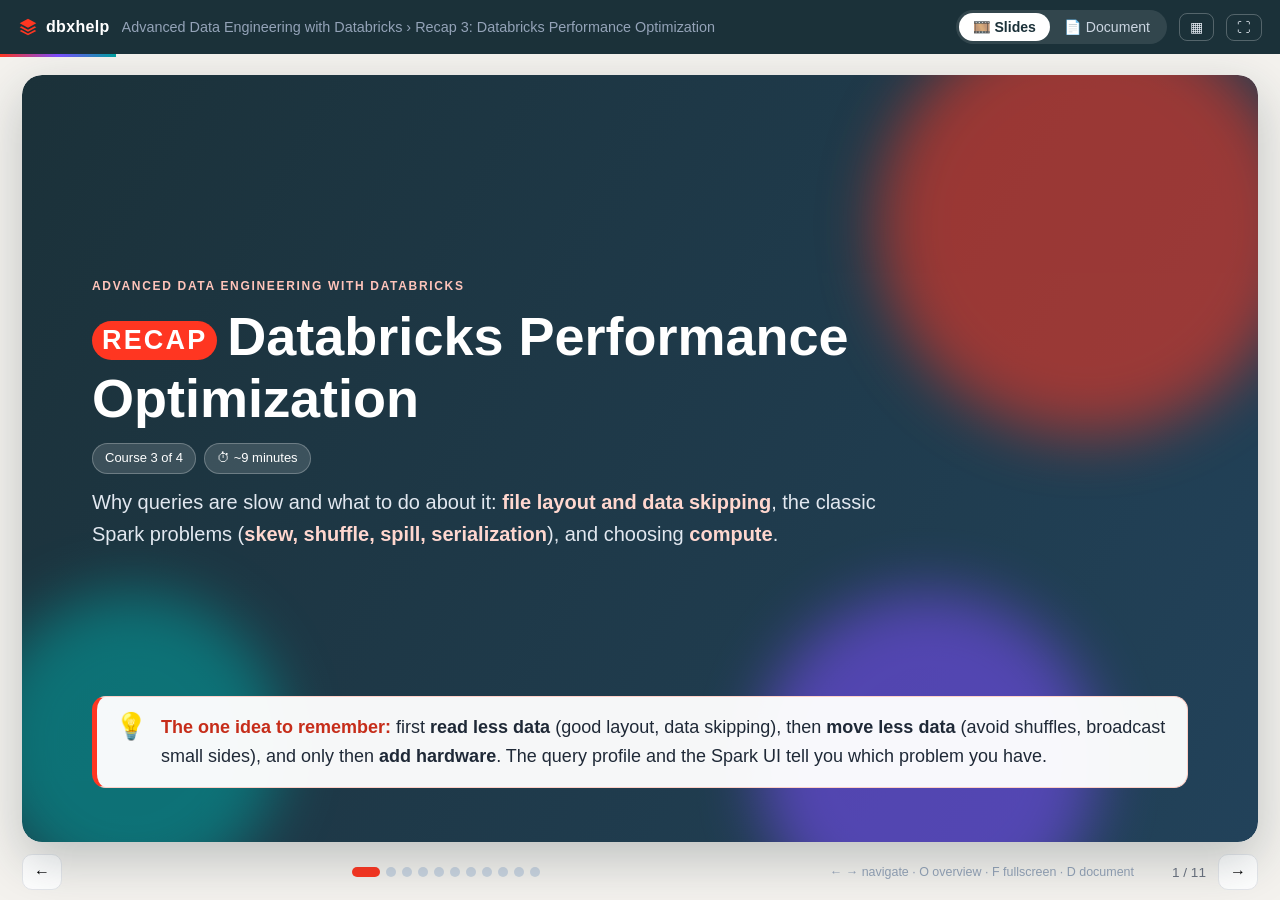
<file: modules/advanced-data-engineering/03-performance-optimization/performance-optimization-recap.html>
<!DOCTYPE html>
<html lang="en">
<head>
<meta charset="utf-8">
<meta name="viewport" content="width=device-width, initial-scale=1">
<title>Recap 3: Databricks Performance Optimization · dbxhelp</title>
<style>
.dbx{--navy:#1B3139;--accent:#FF3621;--blue:#2272B4;--teal:#00A3A1;--purple:#7C4DFF;--amber:#FFAB00;--ink:#1F2937;--muted:#6B7280;--line:#E5E7EB;font-family:-apple-system,BlinkMacSystemFont,"Segoe UI",Roboto,Helvetica,Arial,sans-serif;color:var(--ink);font-size:15px;line-height:1.6;max-width:1100px}
.dbx *{box-sizing:border-box}
.dbx>*{animation:dbxRise .55s cubic-bezier(.2,.7,.2,1) both}
.dbx>*:nth-child(2){animation-delay:.06s}.dbx>*:nth-child(3){animation-delay:.12s}.dbx>*:nth-child(4){animation-delay:.18s}.dbx>*:nth-child(5){animation-delay:.24s}.dbx>*:nth-child(6){animation-delay:.3s}.dbx>*:nth-child(n+7){animation-delay:.36s}
@keyframes dbxRise{from{opacity:0;transform:translateY(14px)}to{opacity:1;transform:none}}
@keyframes dbxGrad{0%{background-position:0% 50%}50%{background-position:100% 50%}100%{background-position:0% 50%}}
@keyframes dbxFloat{0%,100%{transform:translate(0,0) scale(1)}50%{transform:translate(18px,-14px) scale(1.08)}}
@keyframes dbxLine{from{width:0}to{width:100%}}
@keyframes dbxPulse{0%,100%{box-shadow:0 0 0 0 rgba(255,54,33,.25)}50%{box-shadow:0 0 0 8px rgba(255,54,33,0)}}
.dbx .hero{position:relative;overflow:hidden;border-radius:18px;padding:38px 40px 34px;margin:4px 0 18px;color:#fff;background:linear-gradient(120deg,#1B3139,#22425a,#2a2f6b,#1B3139);background-size:300% 300%;animation:dbxGrad 14s ease infinite,dbxRise .6s both}
.dbx .blob{position:absolute;border-radius:50%;filter:blur(30px);opacity:.55;animation:dbxFloat 9s ease-in-out infinite}
.dbx .b1{width:220px;height:220px;background:#FF3621;right:-40px;top:-60px}
.dbx .b2{width:180px;height:180px;background:#7C4DFF;right:160px;bottom:-90px;animation-delay:-3s}
.dbx .b3{width:140px;height:140px;background:#00A3A1;left:-40px;bottom:-50px;animation-delay:-6s}
.dbx .hero-in{position:relative}
.dbx .kicker{text-transform:uppercase;letter-spacing:.14em;font-size:12px;color:#FFC4BA;font-weight:700}
.dbx .hero h1{font-size:34px;line-height:1.15;margin:8px 0 14px;color:#fff;font-weight:800}
.dbx .kicker-inline{display:inline-block;font-size:.5em;vertical-align:middle;background:var(--accent);padding:4px 10px;border-radius:999px;margin-right:10px;letter-spacing:.08em;text-transform:uppercase}
.dbx .chips{display:flex;flex-wrap:wrap;gap:8px;margin-bottom:12px}
.dbx .chip{background:rgba(255,255,255,.14);border:1px solid rgba(255,255,255,.25);padding:4px 12px;border-radius:999px;font-size:13px;color:#fff}
.dbx .chip strong{color:#fff}
.dbx .sub{color:#E2E8F0;font-size:16px;margin:0;max-width:820px}
.dbx .sub strong,.dbx .sub b{color:#FFD7CF}
.dbx .sub code{background:rgba(255,255,255,.16);color:#fff}
.dbx .idea{display:flex;gap:14px;align-items:flex-start;background:linear-gradient(135deg,#FFF4F1,#FFF);border:1px solid #FFD0C7;border-left:5px solid var(--accent);border-radius:14px;padding:16px 18px;margin:14px 0;animation:dbxRise .55s both,dbxPulse 3s ease-in-out 1s 2}
.dbx .idea-icon{font-size:26px;line-height:1}
.dbx .idea b{color:#C62D1A}
.dbx .sec-head{display:flex;align-items:center;gap:12px;margin:6px 0 14px;position:relative;padding-bottom:10px}
.dbx .sec-head:after{content:"";position:absolute;left:0;bottom:0;height:3px;border-radius:3px;background:linear-gradient(90deg,var(--accent),var(--purple),var(--teal));animation:dbxLine .9s ease-out both}
.dbx .sec-num{font-weight:800;font-size:13px;color:#fff;background:linear-gradient(135deg,var(--accent),#ff7a59);padding:5px 10px;border-radius:9px;letter-spacing:.05em}
.dbx .sec-icon{font-size:26px;line-height:1}
.dbx .sec-head h2{margin:0;font-size:25px;color:var(--navy);font-weight:800;border:0}
.dbx h3{color:var(--navy);margin:18px 0 8px}
.dbx p{margin:8px 0}
.dbx a{color:var(--blue)}
.dbx code{background:#EEF2FF;color:#3730A3;padding:1px 6px;border-radius:6px;font-size:.88em;font-family:ui-monospace,SFMono-Regular,Menlo,Consolas,monospace}
.dbx .tbl{overflow-x:auto;border-radius:12px;border:1px solid var(--line);box-shadow:0 2px 10px rgba(27,49,57,.06);margin:12px 0;background:#fff}
.dbx table{border-collapse:collapse;width:100%;font-size:14px}
.dbx th{background:linear-gradient(135deg,#1B3139,#2B4F63);color:#fff;text-align:left;padding:10px 12px;font-weight:600}
.dbx td{padding:9px 12px;border-top:1px solid var(--line);vertical-align:top}
.dbx tr:nth-child(even) td{background:#F8FAFC}
.dbx tr:hover td{background:#FFF4F1}
.dbx td:first-child{font-weight:600;color:var(--navy)}
.dbx ul,.dbx ol{padding-left:22px;margin:8px 0}
.dbx li{margin:5px 0}
.dbx li::marker{color:var(--accent)}
.dbx li.bad,.dbx li.good{list-style:none;margin:8px 0 8px -22px;padding:10px 14px;border-radius:10px}
.dbx li.bad{background:#FFF1F0;border:1px solid #FFCDC7}
.dbx li.good{background:#ECFDF3;border:1px solid #B7EBC9}
.dbx blockquote.callout{margin:14px 0;padding:12px 16px 12px 46px;border-radius:12px;background:linear-gradient(135deg,#E8F1FF,#F5F9FF);border:1px solid #C7DBFF;position:relative;color:#1E3A5F}
.dbx blockquote.callout:before{content:"ℹ️";position:absolute;left:14px;top:11px;font-size:18px}
.dbx blockquote.callout p{margin:4px 0}
.dbx .code{border-radius:12px;overflow:hidden;margin:12px 0;box-shadow:0 8px 24px rgba(15,23,42,.18);background:#0D1117}
.dbx .code-bar{display:flex;align-items:center;gap:6px;padding:8px 12px;background:#161B22;border-bottom:1px solid #30363D}
.dbx .code-bar i{width:11px;height:11px;border-radius:50%;background:#FF5F57;display:inline-block}
.dbx .code-bar i:nth-child(2){background:#FEBC2E}.dbx .code-bar i:nth-child(3){background:#28C840}
.dbx .lang{margin-left:8px;color:#8B949E;font-size:11px;letter-spacing:.1em;font-weight:700}
.dbx .run{margin-left:auto;color:#3FB950;font-size:11px;font-weight:700}
.dbx .copy{display:none}
.dbx .code pre{margin:0;padding:14px 16px;color:#E6EDF3;font-size:13px;line-height:1.55;overflow-x:auto;font-family:ui-monospace,SFMono-Regular,Menlo,Consolas,monospace;background:transparent}
.dbx pre.diagram{background:linear-gradient(135deg,#F8FAFC,#EEF2FF);border:1px dashed #A5B4FC;border-radius:12px;padding:14px 16px;font-size:13px;color:#312E81;overflow-x:auto;font-family:ui-monospace,SFMono-Regular,Menlo,Consolas,monospace}
.dbx .tryit{display:flex;gap:12px;align-items:center;background:linear-gradient(135deg,#ECFDF3,#F0FDFA);border:1px solid #A7F3D0;border-radius:12px;padding:12px 16px;margin:12px 0}
.dbx .tryit b{color:#047857}
.dbx .present{display:flex;gap:16px;align-items:center;border-radius:14px;padding:16px 20px;background:linear-gradient(120deg,#2a2f6b,#7C4DFF);color:#fff;box-shadow:0 10px 30px rgba(124,77,255,.3)}
.dbx .present b{font-size:17px}
.dbx .present span{color:#E9E5FF}
.dbx .present .big{font-size:34px}
.dbx .footer{margin-top:10px;padding:14px 18px;border-radius:12px;background:#F8FAFC;border:1px solid var(--line);color:var(--muted);font-size:13px}
:root{--navy:#1B3139;--accent:#FF3621;--blue:#2272B4;--purple:#7C4DFF;--teal:#00A3A1;--bg:#F4F2EE;--muted:#6B7280;--line:#E5E7EB}
*{box-sizing:border-box}
html,body{margin:0;height:100%}
body{font-family:-apple-system,BlinkMacSystemFont,"Segoe UI",Roboto,Helvetica,Arial,sans-serif;background:var(--bg);color:#1F2937;overflow:hidden}
body.embedded{height:760px}
#app{display:flex;flex-direction:column;height:100%}
header{display:flex;align-items:center;gap:12px;padding:10px 18px;background:var(--navy);color:#fff;flex:none;z-index:5}
.brand{display:flex;align-items:center;gap:8px;font-weight:800;letter-spacing:.02em}
.crumb{color:#94A3B8;font-size:.9em;white-space:nowrap;overflow:hidden;text-overflow:ellipsis;flex:1}
.seg{display:inline-flex;background:rgba(255,255,255,.1);border-radius:999px;padding:3px}
.seg button{border:0;background:transparent;color:#CBD5E1;padding:6px 14px;border-radius:999px;cursor:pointer;font-size:.88em;font-family:inherit}
.seg button.on{background:#fff;color:var(--navy);font-weight:700}
.hbtn{border:1px solid rgba(255,255,255,.25);background:transparent;color:#E2E8F0;border-radius:8px;padding:5px 10px;cursor:pointer;font-size:.85em;font-family:inherit}
.hbtn:hover{background:rgba(255,255,255,.1)}
#bar{height:3px;background:linear-gradient(90deg,var(--accent),var(--purple),var(--teal));width:0;transition:width .35s ease;flex:none}
#slides{flex:1;display:flex;flex-direction:column;min-height:0;padding:18px 22px 10px;position:relative}
.stage{flex:1;position:relative;min-height:0;perspective:1400px}
.slide{position:absolute;inset:0;background:#fff;border-radius:20px;box-shadow:0 18px 50px rgba(27,49,57,.14);overflow:auto;padding:34px 52px 40px}
.slide.enter-r{animation:inR .5s cubic-bezier(.2,.8,.2,1) both}
.slide.enter-l{animation:inL .5s cubic-bezier(.2,.8,.2,1) both}
@keyframes inR{from{opacity:0;transform:translateX(60px) rotateY(-6deg)}to{opacity:1;transform:none}}
@keyframes inL{from{opacity:0;transform:translateX(-60px) rotateY(6deg)}to{opacity:1;transform:none}}
.slide .dbx{max-width:none;font-size:18px}
.slide .dbx .sec-head h2{font-size:32px}
.slide .dbx table{font-size:16px}
.slide .dbx .code pre{font-size:14.5px}
.slide .dbx>*{animation:dbxRise .6s cubic-bezier(.2,.7,.2,1) both;animation-delay:calc(var(--i,0) * 90ms + 120ms)}
.slide.title{padding:0;overflow:hidden;background:transparent;box-shadow:0 18px 50px rgba(27,49,57,.25)}
.slide.title .dbx{height:100%;display:flex;flex-direction:column;position:relative}
.slide.title .hero{flex:1;margin:0;border-radius:20px;display:flex;align-items:center;padding:60px 70px 150px}
.slide.title .hero h1{font-size:54px}
.slide.title .sub{font-size:20px}
.slide.title .b1{width:420px;height:420px}.slide.title .b2{width:340px;height:340px}.slide.title .b3{width:300px;height:300px}
.slide.title .idea{position:absolute;left:70px;right:70px;bottom:40px;font-size:18px;background:rgba(255,255,255,.96)}
.slide.title .dbx>:not(.hero):not(.idea){display:none}
.controls{display:flex;align-items:center;gap:12px;padding-top:12px;flex:none}
.controls .nav{border:1px solid var(--line);background:#fff;border-radius:10px;width:40px;height:36px;cursor:pointer;font-size:16px}
.controls .nav:hover{border-color:var(--accent);color:var(--accent)}
.dots{display:flex;gap:6px;flex:1;justify-content:center;flex-wrap:wrap}
.dots button{width:10px;height:10px;border-radius:50%;border:0;background:#CBD5E1;cursor:pointer;padding:0;transition:all .25s}
.dots button.on{background:var(--accent);width:28px;border-radius:6px}
.count{color:var(--muted);font-size:.85em;min-width:60px;text-align:right}
.hint{color:#94A3B8;font-size:.78em;white-space:nowrap}
#overview{position:absolute;inset:0;background:rgba(244,242,238,.97);z-index:4;display:none;overflow:auto;padding:26px}
#overview.on{display:block;animation:dbxRise .3s both}
.grid{display:grid;grid-template-columns:repeat(auto-fill,minmax(220px,1fr));gap:14px}
.card{background:#fff;border-radius:14px;padding:16px;cursor:pointer;border:2px solid transparent;box-shadow:0 4px 14px rgba(0,0,0,.06);transition:all .2s}
.card:hover{transform:translateY(-3px);border-color:var(--accent)}
.card .n{font-size:.75em;color:var(--muted);font-weight:700}
.card .i{font-size:28px;margin:6px 0}
.card .t{font-weight:700;color:var(--navy)}
#doc{flex:1;display:none;min-height:0}
body.docmode #slides{display:none}
body.docmode #doc{display:flex}
#toc{width:270px;flex:none;overflow:auto;padding:22px 14px;border-right:1px solid var(--line);background:#fff}
#toc a{display:flex;gap:8px;align-items:center;padding:7px 10px;border-radius:9px;color:#334155;text-decoration:none;font-size:.9em;margin:2px 0}
#toc a:hover{background:#F1F5F9}
#toc a.on{background:#FFF1EE;color:#C62D1A;font-weight:700}
#docScroll{flex:1;overflow:auto;padding:26px 34px 80px}
.dsec{background:#fff;border-radius:18px;padding:26px 32px;margin:0 auto 18px;max-width:1000px;box-shadow:0 4px 18px rgba(27,49,57,.06);opacity:0;transform:translateY(20px);transition:opacity .6s,transform .6s cubic-bezier(.2,.7,.2,1)}
.dsec.seen{opacity:1;transform:none}
.dsec.herosec{padding:0;background:transparent;box-shadow:none}
.dsec .dbx>*{animation:none}
.quiz{max-width:820px}
.confetti{position:fixed;top:-20px;font-size:22px;z-index:9;animation:fall 2.6s linear forwards;pointer-events:none}
@keyframes fall{to{transform:translateY(110vh) rotate(720deg);opacity:.7}}
.dbx .code .copy{display:inline-block;margin-left:auto;border:1px solid #30363D;background:#21262D;color:#C9D1D9;border-radius:6px;font-size:11px;padding:2px 8px;cursor:pointer}
.dbx .code .run+.copy{margin-left:10px}
@media (max-width:760px){.slide{padding:22px}.slide.title .hero{padding:30px 30px 160px}.slide.title .hero h1{font-size:32px}.slide.title .idea{left:16px;right:16px}#toc{display:none}.crumb{display:none}.hint{display:none}}
@media print{header,.controls,#bar,#toc{display:none}body{overflow:visible}#doc{display:block}#slides{display:none}.dsec{opacity:1;transform:none;box-shadow:none}}
</style>
</head>
<body>
<div id="app">
<header>
  <div class="brand"><svg width="20" height="20" viewBox="0 0 24 24" fill="#FF3621"><path d="M12 2 2 7.5l10 5.5 10-5.5L12 2Zm0 13.2L4.2 11 2 12.2 12 17.7l10-5.5-2.2-1.2L12 15.2Zm0 4.6-7.8-4.3L2 16.7 12 22l10-5.3-2.2-1.2L12 19.8Z"/></svg>dbxhelp</div>
  <div class="crumb">Advanced Data Engineering with Databricks › Recap 3: Databricks Performance Optimization</div>
  <div class="seg"><button id="bSlides" class="on">🎞️ Slides</button><button id="bDoc">📄 Document</button></div>
  <button class="hbtn" id="bOver" title="Overview (O)">▦</button>
  <button class="hbtn" id="bFull" title="Fullscreen (F)">⛶</button>
</header>
<div id="bar"></div>
<section id="slides">
  <div class="stage" id="stage"></div>
  <div class="controls"><button class="nav" id="prev" title="Previous (←)">←</button><div class="dots" id="dots"></div><span class="hint">← → navigate · O overview · F fullscreen · D document</span><span class="count" id="count"></span><button class="nav" id="next" title="Next (→)">→</button></div>
  <div id="overview"><div class="grid" id="grid"></div></div>
</section>
<section id="doc"><nav id="toc"></nav><div id="docScroll"></div></section>
</div>
<script>
function dbxQuiz(root, questions, onDone) {
  if (typeof root === 'string') root = document.getElementById(root);
  var i = 0, score = 0, picked = null, shown = false, done = false;
  function esc(s) { return String(s).replace(/&/g, '&amp;').replace(/</g, '&lt;').replace(/>/g, '&gt;').replace(/`([^`]+)`/g, '<code style="background:#EEF2FF;color:#3730A3;padding:1px 6px;border-radius:6px">$1</code>'); }
  function btn(label, primary) { return '<button style="margin-top:16px;padding:10px 22px;border-radius:10px;border:none;cursor:pointer;font-weight:700;background:' + (primary ? 'linear-gradient(135deg,#FF3621,#7C4DFF)' : '#E5E7EB') + ';color:' + (primary ? '#fff' : '#6B7280') + ';font-size:0.95em;box-shadow:' + (primary ? '0 6px 18px rgba(124,77,255,.3)' : 'none') + '">' + label + '</button>'; }
  var box = 'padding:22px 24px;border-radius:16px;background:#fff;border:1px solid #E5E7EB;box-shadow:0 8px 28px rgba(27,49,57,.08);animation:dbxQ .4s ease both';
  var style = '<style>@keyframes dbxQ{from{opacity:0;transform:translateY(10px)}to{opacity:1;transform:none}}</style>';
  function bar() {
    var h = '<div style="display:flex;gap:6px;margin-bottom:14px">';
    for (var k = 0; k < questions.length; k++) h += '<div style="flex:1;height:6px;border-radius:6px;background:' + (k < i ? 'linear-gradient(90deg,#FF3621,#7C4DFF)' : k === i ? '#C4B5FD' : '#E5E7EB') + '"></div>';
    return h + '</div>';
  }
  function render() {
    if (i >= questions.length) {
      var pct = Math.round(score / questions.length * 100), msg = pct === 100 ? 'Perfect! 🎉' : pct >= 60 ? 'Nice work! 💪' : 'Worth another look 📖';
      root.innerHTML = style + '<div style="' + box + ';text-align:center"><div style="font-size:48px">' + (pct === 100 ? '🏆' : pct >= 60 ? '🌟' : '🔁') + '</div><div style="font-size:1.6em;font-weight:800;color:#1B3139">' + score + ' / ' + questions.length + '</div><div style="color:#6B7280;margin-top:4px">' + msg + '</div>' + btn('Retake', true) + '</div>';
      root.querySelector('button').onclick = function () { i = 0; score = 0; picked = null; shown = false; done = false; render(); };
      if (!done && onDone) { done = true; onDone(score, questions.length); }
      return;
    }
    var Q = questions[i], h = style + '<div style="' + box + '">' + bar();
    h += '<div style="color:#7C4DFF;font-size:0.8em;font-weight:800;letter-spacing:.08em;text-transform:uppercase;margin-bottom:6px">Question ' + (i + 1) + ' of ' + questions.length + '</div>';
    h += '<div style="font-weight:700;color:#1B3139;margin-bottom:14px;line-height:1.5;font-size:1.05em">' + esc(Q.q) + '</div>';
    Q.o.forEach(function (t, k) {
      var bg = '#fff', bd = '#E5E7EB', mark = String.fromCharCode(65 + k);
      if (shown && k === Q.c) { bg = '#ECFDF3'; bd = '#22C55E'; mark = '✓'; }
      else if (shown && k === picked) { bg = '#FFF1F0'; bd = '#EF4444'; mark = '✗'; }
      else if (!shown && k === picked) { bg = '#F5F3FF'; bd = '#7C4DFF'; }
      h += '<div data-k="' + k + '" style="display:flex;gap:12px;align-items:center;padding:11px 14px;margin:8px 0;border:2px solid ' + bd + ';background:' + bg + ';border-radius:12px;cursor:' + (shown ? 'default' : 'pointer') + ';color:#1F2937;transition:all .15s">' +
        '<span style="flex:none;width:28px;height:28px;border-radius:8px;display:inline-flex;align-items:center;justify-content:center;font-weight:800;font-size:.85em;background:' + (bd === '#E5E7EB' ? '#F1F5F9' : bd) + ';color:' + (bd === '#E5E7EB' ? '#64748B' : '#fff') + '">' + mark + '</span><span>' + esc(t) + '</span></div>';
    });
    if (shown) {
      var ok = picked === Q.c;
      h += '<div style="margin-top:14px;padding:14px 16px;border-radius:12px;background:' + (ok ? '#ECFDF3' : '#FFF7ED') + ';border:1px solid ' + (ok ? '#A7F3D0' : '#FED7AA') + ';color:#1F2937;animation:dbxQ .3s both"><strong>' + (ok ? '✅ Correct.' : '💡 Not quite.') + '</strong> ' + esc(Q.e) + '</div>' + btn(i + 1 < questions.length ? 'Next →' : 'See score', true);
    } else {
      h += btn('Submit', picked !== null);
    }
    root.innerHTML = h + '</div>';
    if (!shown) root.querySelectorAll('[data-k]').forEach(function (el) { el.onclick = function () { picked = +el.getAttribute('data-k'); render(); }; });
    root.querySelector('button').onclick = function () {
      if (!shown) { if (picked === null) return; if (picked === Q.c) score++; shown = true; }
      else { i++; picked = null; shown = false; }
      render();
    };
  }
  render();
}
var SLIDES = [{"title": "Recap: Databricks Performance Optimization", "icon": "🚀", "html": "<div class=\"hero\"><div class=\"blob b1\"><\/div><div class=\"blob b2\"><\/div><div class=\"blob b3\"><\/div><div class=\"hero-in\"><div class=\"kicker\">Advanced Data Engineering with Databricks<\/div><h1><span class=\"kicker-inline\">Recap<\/span>Databricks Performance Optimization<\/h1><div class=\"chips\"><span class=\"chip\">Course 3 of 4<\/span><span class=\"chip\">⏱ ~9 minutes<\/span><\/div><p class=\"sub\">Why queries are slow and what to do about it: <strong>file layout and data skipping<\/strong>, the classic Spark problems (<strong>skew, shuffle, spill, serialization<\/strong>), and choosing <strong>compute<\/strong>.<\/p><\/div><\/div><div class=\"idea\"><span class=\"idea-icon\">💡<\/span><div><b>The one idea to remember:<\/b> first <strong>read less data<\/strong> (good layout, data skipping), then <strong>move less data<\/strong> (avoid shuffles, broadcast small sides), and only then <strong>add hardware<\/strong>. The query profile and the Spark UI tell you which problem you have.<\/div><\/div>"}, {"title": "What we covered", "icon": "🗺️", "html": "<div class=\"sec-head\"><span class=\"sec-num\">01<\/span><span class=\"sec-icon\">🗺️<\/span><h2>What we covered<\/h2><\/div><div class=\"tbl\"><table>\n<thead>\n<tr>\n<th>Topic<\/th>\n<th>Key takeaway<\/th>\n<\/tr>\n<\/thead>\n<tbody>\n<tr>\n<td>Spark architecture<\/td>\n<td>Driver, executors, <strong>jobs → stages → tasks<\/strong>. Shuffles create stage boundaries<\/td>\n<\/tr>\n<tr>\n<td>File layout<\/td>\n<td>Small files, <strong>data skipping<\/strong> with file statistics, partitioning vs Z-order vs <strong>liquid clustering<\/strong><\/td>\n<\/tr>\n<tr>\n<td>Managed maintenance<\/td>\n<td><code>OPTIMIZE<\/code>, <code>VACUUM<\/code>, optimized writes, auto compaction, <strong>predictive optimization<\/strong><\/td>\n<\/tr>\n<tr>\n<td>Skew<\/td>\n<td>One task takes much longer than the rest. Fix it with AQE, salting, or filtering hot keys<\/td>\n<\/tr>\n<tr>\n<td>Shuffle<\/td>\n<td>Wide transformations move data across the network. Broadcast joins avoid it<\/td>\n<\/tr>\n<tr>\n<td>Spill<\/td>\n<td>Not enough memory per task, so data goes to disk. Fix it with more or smaller partitions or bigger nodes<\/td>\n<\/tr>\n<tr>\n<td>Serialization<\/td>\n<td>Python UDFs are slow. Prefer <strong>built-in functions<\/strong>, then pandas UDFs<\/td>\n<\/tr>\n<tr>\n<td>Compute &amp; diagnostics<\/td>\n<td>Cluster sizing, <strong>Photon<\/strong>, serverless, <strong>query profile<\/strong>, <strong>Spark UI<\/strong>, caching<\/td>\n<\/tr>\n<\/tbody>\n<\/table><\/div>"}, {"title": "How Spark executes a query", "icon": "⚙️", "html": "<div class=\"sec-head\"><span class=\"sec-num\">02<\/span><span class=\"sec-icon\">⚙️<\/span><h2>How Spark executes a query<\/h2><\/div><pre class=\"diagram\">Query ─► Job ─► Stage 1 (scan, filter, project)  ─┐ shuffle (exchange)\n                                                  ├► Stage 2 (join / aggregate) ─► write\n                                                  │\n         one task per partition, run in parallel on executor cores<\/pre>\n<ul>\n<li><strong>Narrow<\/strong> transformations (<code>filter<\/code>, <code>select<\/code>, <code>withColumn<\/code>) stay in the same stage.<\/li>\n<li><strong>Wide<\/strong> transformations (<code>groupBy<\/code>, <code>join<\/code>, <code>distinct<\/code>, <code>orderBy<\/code>) need a <strong>shuffle<\/strong>, which starts a new stage.<\/li>\n<li><strong>Adaptive Query Execution (AQE)<\/strong>, on by default, re-plans at stage boundaries using real data sizes:<\/li>\n<li>switches to a <strong>broadcast join<\/strong>;<\/li>\n<li><strong>coalesces<\/strong> small partitions;<\/li>\n<li>splits <strong>skewed<\/strong> partitions.<\/li>\n<\/ul>"}, {"title": "File layout and data skipping", "icon": "🗂️", "html": "<div class=\"sec-head\"><span class=\"sec-num\">03<\/span><span class=\"sec-icon\">🗂️<\/span><h2>File layout and data skipping<\/h2><\/div><p>Delta stores <strong>min/max statistics<\/strong> per file, so a selective filter can <strong>skip files<\/strong>. That only works when similar values sit in the same files.<\/p>\n<div class=\"tbl\"><table>\n<thead>\n<tr>\n<th>Technique<\/th>\n<th>Use when<\/th>\n<th>Notes<\/th>\n<\/tr>\n<\/thead>\n<tbody>\n<tr>\n<td><strong>Liquid clustering<\/strong> <code>CLUSTER BY (cols)<\/code><\/td>\n<td><strong>Default for new tables<\/strong>. Filter or join on 1–4 columns, any cardinality<\/td>\n<td>Incremental, and keys can be changed without a rewrite<\/td>\n<\/tr>\n<tr>\n<td><strong><code>CLUSTER BY AUTO<\/code><\/strong><\/td>\n<td>Managed tables with unknown or changing query patterns<\/td>\n<td>Databricks picks the keys (needs predictive optimization)<\/td>\n<\/tr>\n<tr>\n<td><strong>Partitioning<\/strong><\/td>\n<td>Very large tables (many TB) with a <strong>low-cardinality<\/strong> column used for lifecycle (e.g. date), partitions ≥ ~1 GB<\/td>\n<td>Over-partitioning leads to millions of small files<\/td>\n<\/tr>\n<tr>\n<td><strong>Z-order<\/strong> (legacy)<\/td>\n<td>Existing partitioned tables<\/td>\n<td>Not incremental. Must be re-run on all data<\/td>\n<\/tr>\n<\/tbody>\n<\/table><\/div>\n<div class=\"code\"><div class=\"code-bar\"><i><\/i><i><\/i><i><\/i><span class=\"lang\">SQL<\/span><button class=\"copy\" type=\"button\">copy<\/button><\/div><pre><span style=\"color: #FF7B72\">CREATE<\/span><span style=\"color: #6E7681\"> <\/span><span style=\"color: #FF7B72\">TABLE<\/span><span style=\"color: #6E7681\"> <\/span><span style=\"color: #E6EDF3\">sales<\/span><span style=\"color: #6E7681\"> <\/span><span style=\"color: #E6EDF3\">(sale_ts<\/span><span style=\"color: #6E7681\"> <\/span><span style=\"color: #FF7B72\">TIMESTAMP<\/span><span style=\"color: #E6EDF3\">,<\/span><span style=\"color: #6E7681\"> <\/span><span style=\"color: #E6EDF3\">customer_id<\/span><span style=\"color: #6E7681\"> <\/span><span style=\"color: #E6EDF3\">BIGINT,<\/span><span style=\"color: #6E7681\"> <\/span><span style=\"color: #E6EDF3\">store_id<\/span><span style=\"color: #6E7681\"> <\/span><span style=\"color: #E6EDF3\">INT,<\/span><span style=\"color: #6E7681\"> <\/span><span style=\"color: #E6EDF3\">amount<\/span><span style=\"color: #6E7681\"> <\/span><span style=\"color: #E6EDF3\">DOUBLE)<\/span>\n<span style=\"color: #FF7B72\">CLUSTER<\/span><span style=\"color: #6E7681\"> <\/span><span style=\"color: #FF7B72\">BY<\/span><span style=\"color: #6E7681\"> <\/span><span style=\"color: #E6EDF3\">(customer_id,<\/span><span style=\"color: #6E7681\"> <\/span><span style=\"color: #E6EDF3\">sale_ts);<\/span>\n\n<span style=\"color: #E6EDF3\">OPTIMIZE<\/span><span style=\"color: #6E7681\"> <\/span><span style=\"color: #E6EDF3\">sales;<\/span><span style=\"color: #6E7681\">                     <\/span><span style=\"color: #8B949E; font-style: italic\">-- compacts small files and clusters new data<\/span>\n<span style=\"color: #FF7B72\">ANALYZE<\/span><span style=\"color: #6E7681\"> <\/span><span style=\"color: #FF7B72\">TABLE<\/span><span style=\"color: #6E7681\"> <\/span><span style=\"color: #E6EDF3\">sales<\/span><span style=\"color: #6E7681\"> <\/span><span style=\"color: #E6EDF3\">COMPUTE<\/span><span style=\"color: #6E7681\"> <\/span><span style=\"color: #FF7B72\">STATISTICS<\/span><span style=\"color: #6E7681\"> <\/span><span style=\"color: #FF7B72\">FOR<\/span><span style=\"color: #6E7681\"> <\/span><span style=\"color: #FF7B72\">ALL<\/span><span style=\"color: #6E7681\"> <\/span><span style=\"color: #E6EDF3\">COLUMNS;<\/span><\/pre><\/div>\n<ul>\n<li><strong>Small-file problem:<\/strong> many tiny files from streaming or over-partitioning mean slow listing and slow scans. Fix it with <code>OPTIMIZE<\/code>, auto compaction and optimized writes.<\/li>\n<li><strong>Predictive optimization<\/strong> on UC managed tables runs <code>OPTIMIZE<\/code>, <code>VACUUM<\/code> and <code>ANALYZE<\/code> for you.<\/li>\n<li>Write predicates on the column itself (<code>sale_ts &gt;= '2026-01-01'<\/code>), not on a function of it (<code>date(sale_ts) = …<\/code>), so that skipping works.<\/li>\n<\/ul>"}, {"title": "The four classic problems", "icon": "🔥", "html": "<div class=\"sec-head\"><span class=\"sec-num\">04<\/span><span class=\"sec-icon\">🔥<\/span><h2>The four classic problems<\/h2><\/div><div class=\"tbl\"><table>\n<thead>\n<tr>\n<th>Problem<\/th>\n<th>Symptom in Spark UI / query profile<\/th>\n<th>Fixes<\/th>\n<\/tr>\n<\/thead>\n<tbody>\n<tr>\n<td><strong>Skew<\/strong><\/td>\n<td>One task runs far longer than the median. Rows per task are very uneven<\/td>\n<td>AQE skew join (on by default), <strong>salting<\/strong> hot keys, filtering or handling NULL / \"unknown\" keys separately<\/td>\n<\/tr>\n<tr>\n<td><strong>Shuffle<\/strong><\/td>\n<td>Large <em>shuffle read/write<\/em> bytes, many exchanges<\/td>\n<td><strong>Broadcast<\/strong> the small side, filter and select early, pre-aggregate, cluster on join keys<\/td>\n<\/tr>\n<tr>\n<td><strong>Spill<\/strong><\/td>\n<td><em>Spill (memory/disk)<\/em> &gt; 0 in sort, aggregate or join stages<\/td>\n<td>More partitions (smaller tasks), memory-optimized nodes, less data per key<\/td>\n<\/tr>\n<tr>\n<td><strong>Serialization<\/strong><\/td>\n<td>Slow Python UDF stages, Photon falls back<\/td>\n<td>Replace UDFs with <strong>built-in functions<\/strong>. Otherwise use <strong>pandas (vectorized) UDFs<\/strong><\/td>\n<\/tr>\n<\/tbody>\n<\/table><\/div>\n<div class=\"code\"><div class=\"code-bar\"><i><\/i><i><\/i><i><\/i><span class=\"lang\">PYTHON<\/span><button class=\"copy\" type=\"button\">copy<\/button><\/div><pre><span style=\"color: #FF7B72\">from<\/span><span style=\"color: #6E7681\"> <\/span><span style=\"color: #FF7B72\">pyspark.sql<\/span><span style=\"color: #6E7681\"> <\/span><span style=\"color: #FF7B72\">import<\/span> <span style=\"color: #E6EDF3\">functions<\/span> <span style=\"color: #FF7B72\">as<\/span> <span style=\"color: #E6EDF3\">F<\/span>\n\n<span style=\"color: #8B949E; font-style: italic\"># ❌ row-by-row Python UDF: data shipped to Python one row at a time<\/span>\n<span style=\"color: #8B949E; font-style: italic\"># clean = F.udf(lambda s: s.strip().lower())<\/span>\n\n<span style=\"color: #8B949E; font-style: italic\"># ✅ built-in, runs in the JVM / Photon<\/span>\n<span style=\"color: #E6EDF3\">df<\/span> <span style=\"color: #FF7B72; font-weight: bold\">=<\/span> <span style=\"color: #E6EDF3\">df<\/span><span style=\"color: #FF7B72; font-weight: bold\">.<\/span><span style=\"color: #E6EDF3\">withColumn(<\/span><span style=\"color: #A5D6FF\">\"email\"<\/span><span style=\"color: #E6EDF3\">,<\/span> <span style=\"color: #E6EDF3\">F<\/span><span style=\"color: #FF7B72; font-weight: bold\">.<\/span><span style=\"color: #E6EDF3\">lower(F<\/span><span style=\"color: #FF7B72; font-weight: bold\">.<\/span><span style=\"color: #E6EDF3\">trim(<\/span><span style=\"color: #A5D6FF\">\"email\"<\/span><span style=\"color: #E6EDF3\">)))<\/span>\n\n<span style=\"color: #8B949E; font-style: italic\"># ✅ broadcast a small dimension to avoid shuffling the big fact table<\/span>\n<span style=\"color: #E6EDF3\">result<\/span> <span style=\"color: #FF7B72; font-weight: bold\">=<\/span> <span style=\"color: #E6EDF3\">facts<\/span><span style=\"color: #FF7B72; font-weight: bold\">.<\/span><span style=\"color: #E6EDF3\">join(F<\/span><span style=\"color: #FF7B72; font-weight: bold\">.<\/span><span style=\"color: #E6EDF3\">broadcast(stores),<\/span> <span style=\"color: #A5D6FF\">\"store_id\"<\/span><span style=\"color: #E6EDF3\">)<\/span><\/pre><\/div>"}, {"title": "Joins and shuffle partitions", "icon": "🔗", "html": "<div class=\"sec-head\"><span class=\"sec-num\">05<\/span><span class=\"sec-icon\">🔗<\/span><h2>Joins and shuffle partitions<\/h2><\/div><div class=\"tbl\"><table>\n<thead>\n<tr>\n<th>Join strategy<\/th>\n<th>When<\/th>\n<th>Cost<\/th>\n<\/tr>\n<\/thead>\n<tbody>\n<tr>\n<td><strong>Broadcast hash join<\/strong><\/td>\n<td>One side is small (under <code>spark.sql.autoBroadcastJoinThreshold<\/code>, or AQE decides at runtime)<\/td>\n<td><strong>No shuffle<\/strong> of the big side, the fastest option<\/td>\n<\/tr>\n<tr>\n<td>Shuffle hash join<\/td>\n<td>Medium side fits in memory per partition<\/td>\n<td>One shuffle<\/td>\n<\/tr>\n<tr>\n<td><strong>Sort-merge join<\/strong><\/td>\n<td>Both sides large<\/td>\n<td>Shuffle <strong>and<\/strong> sort on both sides<\/td>\n<\/tr>\n<\/tbody>\n<\/table><\/div>\n<ul>\n<li><code>spark.sql.shuffle.partitions<\/code> (default 200): with AQE, set it high (or <code>auto<\/code>) and let coalescing shrink it.<\/li>\n<li>Too few partitions give huge tasks and spill. Too many give scheduling overhead and tiny output files.<\/li>\n<li>Missing statistics can hide a broadcast opportunity. Run <code>ANALYZE TABLE<\/code>, or add a <code>/*+ BROADCAST(dim) */<\/code> hint.<\/li>\n<\/ul>"}, {"title": "Compute choices", "icon": "🖥️", "html": "<div class=\"sec-head\"><span class=\"sec-num\">06<\/span><span class=\"sec-icon\">🖥️<\/span><h2>Compute choices<\/h2><\/div><div class=\"tbl\"><table>\n<thead>\n<tr>\n<th>Choice<\/th>\n<th>Guidance<\/th>\n<\/tr>\n<\/thead>\n<tbody>\n<tr>\n<td><strong>Serverless<\/strong><\/td>\n<td>Default for jobs, pipelines and SQL: fast start, auto-scaling, no tuning<\/td>\n<\/tr>\n<tr>\n<td><strong>Photon<\/strong><\/td>\n<td>Vectorized engine for SQL and DataFrame workloads. Big gains on scans, joins, aggregations and Delta writes<\/td>\n<\/tr>\n<tr>\n<td>Node type<\/td>\n<td>Memory-optimized for large shuffles, joins and caching. Compute-optimized for CPU-heavy transforms. Storage-optimized (local SSD) for the <strong>disk cache<\/strong><\/td>\n<\/tr>\n<tr>\n<td>Autoscaling<\/td>\n<td>Good for variable load. Fixed size for steady streaming workloads<\/td>\n<\/tr>\n<tr>\n<td>Job clusters<\/td>\n<td>Production jobs. All-purpose clusters are for interactive work<\/td>\n<\/tr>\n<\/tbody>\n<\/table><\/div>\n<p><strong>Caching:<\/strong>\n- <strong>Disk cache<\/strong>: automatic on SSD-backed nodes and SQL warehouses, and always consistent.\n- <strong>Spark cache<\/strong> (<code>df.cache()<\/code>): manual, uses executor memory, and can go stale.\n- <strong>Query result cache<\/strong>: repeated identical SQL queries.<\/p>"}, {"title": "Diagnosing a slow query", "icon": "🩺", "html": "<div class=\"sec-head\"><span class=\"sec-num\">07<\/span><span class=\"sec-icon\">🩺<\/span><h2>Diagnosing a slow query<\/h2><\/div><ol>\n<li>Open the <strong>query profile<\/strong> (SQL / serverless) or the <strong>Spark UI<\/strong> (classic).<\/li>\n<li><strong>Files pruned ≈ 0<\/strong> on a selective filter? → layout problem: clustering, statistics, predicate.<\/li>\n<li><strong>Sort-merge join<\/strong> with a small side? → broadcast / statistics.<\/li>\n<li><strong>Shuffle bytes<\/strong> huge? → filter early, broadcast, pre-aggregate.<\/li>\n<li><strong>Max task time ≫ median<\/strong>? → skew.<\/li>\n<li><strong>Spill<\/strong> &gt; 0? → partitions or memory.<\/li>\n<li>Only then: bigger compute, or Photon if it isn't on yet.<\/li>\n<\/ol>"}, {"title": "Try it: layout, join strategy, serialization", "icon": "🧪", "html": "<div class=\"sec-head\"><span class=\"sec-num\">08<\/span><span class=\"sec-icon\">🧪<\/span><h2>Try it: layout, join strategy, serialization<\/h2><\/div><blockquote class=\"callout\">\n<p>Uses the synthetic <strong>retail<\/strong> tables, plus 5 million generated rows for the UDF comparison.<\/p>\n<\/blockquote>\n<div class=\"code\"><div class=\"code-bar\"><i><\/i><i><\/i><i><\/i><span class=\"lang\">PYTHON<\/span><span class=\"run\">▶ runs in the notebook<\/span><button class=\"copy\" type=\"button\">copy<\/button><\/div><pre><span style=\"color: #8B949E; font-style: italic\"># ✏️ FILL IN: the catalog.schema you can write to<\/span>\n<span style=\"color: #E6EDF3\">WORK_SCHEMA<\/span> <span style=\"color: #FF7B72; font-weight: bold\">=<\/span> <span style=\"color: #A5D6FF\">\"FILL_IN\"<\/span>   <span style=\"color: #8B949E; font-style: italic\"># e.g. \"dbacademy.labuser1234567_1700000000\"<\/span><\/pre><\/div>\n<div class=\"code\"><div class=\"code-bar\"><i><\/i><i><\/i><i><\/i><span class=\"lang\">PYTHON<\/span><span class=\"run\">▶ runs in the notebook<\/span><button class=\"copy\" type=\"button\">copy<\/button><\/div><pre><span style=\"color: #8B949E; font-style: italic\"># Load the retail tables from GitHub<\/span>\n<span style=\"color: #FF7B72\">import<\/span><span style=\"color: #6E7681\"> <\/span><span style=\"color: #FF7B72\">urllib.request<\/span><span style=\"color: #6E7681\"> <\/span><span style=\"color: #FF7B72\">as<\/span><span style=\"color: #6E7681\"> <\/span><span style=\"color: #FF7B72\">u<\/span><span style=\"color: #E6EDF3\">;<\/span> <span style=\"color: #E6EDF3\">exec(u<\/span><span style=\"color: #FF7B72; font-weight: bold\">.<\/span><span style=\"color: #E6EDF3\">urlopen(<\/span><span style=\"color: #A5D6FF\">\"https://raw.githubusercontent.com/misrori/dbxhelp/main/dbxdata.py\"<\/span><span style=\"color: #E6EDF3\">)<\/span><span style=\"color: #FF7B72; font-weight: bold\">.<\/span><span style=\"color: #E6EDF3\">read()<\/span><span style=\"color: #FF7B72; font-weight: bold\">.<\/span><span style=\"color: #E6EDF3\">decode())<\/span>\n<span style=\"color: #E6EDF3\">S<\/span> <span style=\"color: #FF7B72; font-weight: bold\">=<\/span> <span style=\"color: #E6EDF3\">load_dataset(<\/span><span style=\"color: #A5D6FF\">\"retail\"<\/span><span style=\"color: #E6EDF3\">,<\/span> <span style=\"color: #E6EDF3\">WORK_SCHEMA)<\/span><\/pre><\/div>\n<div class=\"code\"><div class=\"code-bar\"><i><\/i><i><\/i><i><\/i><span class=\"lang\">PYTHON<\/span><span class=\"run\">▶ runs in the notebook<\/span><button class=\"copy\" type=\"button\">copy<\/button><\/div><pre><span style=\"color: #8B949E; font-style: italic\"># Liquid clustering: create a clustered copy and inspect its layout<\/span>\n<span style=\"color: #E6EDF3\">spark<\/span><span style=\"color: #FF7B72; font-weight: bold\">.<\/span><span style=\"color: #E6EDF3\">sql(<\/span><span style=\"color: #A5D6FF\">\"CREATE OR REPLACE TABLE orders_clustered CLUSTER BY (customer_id, order_date) AS SELECT * FROM fact_orders\"<\/span><span style=\"color: #E6EDF3\">)<\/span>\n<span style=\"color: #E6EDF3\">spark<\/span><span style=\"color: #FF7B72; font-weight: bold\">.<\/span><span style=\"color: #E6EDF3\">sql(<\/span><span style=\"color: #A5D6FF\">\"OPTIMIZE orders_clustered\"<\/span><span style=\"color: #E6EDF3\">)<\/span>\n<span style=\"color: #E6EDF3\">display(spark<\/span><span style=\"color: #FF7B72; font-weight: bold\">.<\/span><span style=\"color: #E6EDF3\">sql(<\/span><span style=\"color: #A5D6FF\">\"DESCRIBE DETAIL orders_clustered\"<\/span><span style=\"color: #E6EDF3\">)<\/span><span style=\"color: #FF7B72; font-weight: bold\">.<\/span><span style=\"color: #E6EDF3\">select(<\/span><span style=\"color: #A5D6FF\">\"clusteringColumns\"<\/span><span style=\"color: #E6EDF3\">,<\/span> <span style=\"color: #A5D6FF\">\"numFiles\"<\/span><span style=\"color: #E6EDF3\">,<\/span> <span style=\"color: #A5D6FF\">\"sizeInBytes\"<\/span><span style=\"color: #E6EDF3\">))<\/span><\/pre><\/div>\n<div class=\"code\"><div class=\"code-bar\"><i><\/i><i><\/i><i><\/i><span class=\"lang\">PYTHON<\/span><span class=\"run\">▶ runs in the notebook<\/span><button class=\"copy\" type=\"button\">copy<\/button><\/div><pre><span style=\"color: #8B949E; font-style: italic\"># Join strategy: look for BroadcastHashJoin. The small dimension is broadcast, so the fact table isn't shuffled<\/span>\n<span style=\"color: #E6EDF3\">spark<\/span><span style=\"color: #FF7B72; font-weight: bold\">.<\/span><span style=\"color: #E6EDF3\">sql(<\/span><span style=\"color: #A5D6FF\">\"\"\"<\/span>\n<span style=\"color: #A5D6FF\">SELECT p.category, sum(f.quantity * p.unit_price) AS revenue<\/span>\n<span style=\"color: #A5D6FF\">FROM fact_orders f JOIN dim_product p ON f.product_id = p.product_id<\/span>\n<span style=\"color: #A5D6FF\">GROUP BY ALL<\/span>\n<span style=\"color: #A5D6FF\">\"\"\"<\/span><span style=\"color: #E6EDF3\">)<\/span><span style=\"color: #FF7B72; font-weight: bold\">.<\/span><span style=\"color: #E6EDF3\">explain()<\/span><\/pre><\/div>\n<div class=\"code\"><div class=\"code-bar\"><i><\/i><i><\/i><i><\/i><span class=\"lang\">PYTHON<\/span><span class=\"run\">▶ runs in the notebook<\/span><button class=\"copy\" type=\"button\">copy<\/button><\/div><pre><span style=\"color: #8B949E; font-style: italic\"># Serialization: a row-by-row Python UDF vs built-in functions on 5 million rows<\/span>\n<span style=\"color: #FF7B72\">import<\/span><span style=\"color: #6E7681\"> <\/span><span style=\"color: #FF7B72\">time<\/span>\n<span style=\"color: #FF7B72\">from<\/span><span style=\"color: #6E7681\"> <\/span><span style=\"color: #FF7B72\">pyspark.sql<\/span><span style=\"color: #6E7681\"> <\/span><span style=\"color: #FF7B72\">import<\/span> <span style=\"color: #E6EDF3\">functions<\/span> <span style=\"color: #FF7B72\">as<\/span> <span style=\"color: #E6EDF3\">F<\/span>\n\n<span style=\"color: #E6EDF3\">df<\/span> <span style=\"color: #FF7B72; font-weight: bold\">=<\/span> <span style=\"color: #E6EDF3\">spark<\/span><span style=\"color: #FF7B72; font-weight: bold\">.<\/span><span style=\"color: #E6EDF3\">range(<\/span><span style=\"color: #A5D6FF\">5_000_000<\/span><span style=\"color: #E6EDF3\">)<\/span><span style=\"color: #FF7B72; font-weight: bold\">.<\/span><span style=\"color: #E6EDF3\">withColumn(<\/span><span style=\"color: #A5D6FF\">\"email\"<\/span><span style=\"color: #E6EDF3\">,<\/span> <span style=\"color: #E6EDF3\">F<\/span><span style=\"color: #FF7B72; font-weight: bold\">.<\/span><span style=\"color: #E6EDF3\">concat(F<\/span><span style=\"color: #FF7B72; font-weight: bold\">.<\/span><span style=\"color: #E6EDF3\">lit(<\/span><span style=\"color: #A5D6FF\">\"  User\"<\/span><span style=\"color: #E6EDF3\">),<\/span> <span style=\"color: #E6EDF3\">F<\/span><span style=\"color: #FF7B72; font-weight: bold\">.<\/span><span style=\"color: #E6EDF3\">col(<\/span><span style=\"color: #A5D6FF\">\"id\"<\/span><span style=\"color: #E6EDF3\">)<\/span><span style=\"color: #FF7B72; font-weight: bold\">.<\/span><span style=\"color: #E6EDF3\">cast(<\/span><span style=\"color: #A5D6FF\">\"string\"<\/span><span style=\"color: #E6EDF3\">),<\/span> <span style=\"color: #E6EDF3\">F<\/span><span style=\"color: #FF7B72; font-weight: bold\">.<\/span><span style=\"color: #E6EDF3\">lit(<\/span><span style=\"color: #A5D6FF\">\"@Example.COM \"<\/span><span style=\"color: #E6EDF3\">)))<\/span>\n<span style=\"color: #E6EDF3\">clean_udf<\/span> <span style=\"color: #FF7B72; font-weight: bold\">=<\/span> <span style=\"color: #E6EDF3\">F<\/span><span style=\"color: #FF7B72; font-weight: bold\">.<\/span><span style=\"color: #E6EDF3\">udf(<\/span><span style=\"color: #FF7B72\">lambda<\/span> <span style=\"color: #E6EDF3\">s:<\/span> <span style=\"color: #E6EDF3\">s<\/span><span style=\"color: #FF7B72; font-weight: bold\">.<\/span><span style=\"color: #E6EDF3\">strip()<\/span><span style=\"color: #FF7B72; font-weight: bold\">.<\/span><span style=\"color: #E6EDF3\">lower())<\/span>\n\n<span style=\"color: #FF7B72\">for<\/span> <span style=\"color: #E6EDF3\">name,<\/span> <span style=\"color: #E6EDF3\">col<\/span> <span style=\"color: #FF7B72; font-weight: bold\">in<\/span> <span style=\"color: #E6EDF3\">[(<\/span><span style=\"color: #A5D6FF\">\"Python UDF\"<\/span><span style=\"color: #E6EDF3\">,<\/span> <span style=\"color: #E6EDF3\">clean_udf(<\/span><span style=\"color: #A5D6FF\">\"email\"<\/span><span style=\"color: #E6EDF3\">)),<\/span> <span style=\"color: #E6EDF3\">(<\/span><span style=\"color: #A5D6FF\">\"built-in\"<\/span><span style=\"color: #E6EDF3\">,<\/span> <span style=\"color: #E6EDF3\">F<\/span><span style=\"color: #FF7B72; font-weight: bold\">.<\/span><span style=\"color: #E6EDF3\">lower(F<\/span><span style=\"color: #FF7B72; font-weight: bold\">.<\/span><span style=\"color: #E6EDF3\">trim(<\/span><span style=\"color: #A5D6FF\">\"email\"<\/span><span style=\"color: #E6EDF3\">)))]:<\/span>\n    <span style=\"color: #E6EDF3\">start<\/span> <span style=\"color: #FF7B72; font-weight: bold\">=<\/span> <span style=\"color: #E6EDF3\">time<\/span><span style=\"color: #FF7B72; font-weight: bold\">.<\/span><span style=\"color: #E6EDF3\">time()<\/span>\n    <span style=\"color: #E6EDF3\">df<\/span><span style=\"color: #FF7B72; font-weight: bold\">.<\/span><span style=\"color: #E6EDF3\">select(F<\/span><span style=\"color: #FF7B72; font-weight: bold\">.<\/span><span style=\"color: #E6EDF3\">sum(F<\/span><span style=\"color: #FF7B72; font-weight: bold\">.<\/span><span style=\"color: #E6EDF3\">length(col)))<\/span><span style=\"color: #FF7B72; font-weight: bold\">.<\/span><span style=\"color: #E6EDF3\">collect()<\/span>\n    <span style=\"color: #E6EDF3\">print(<\/span><span style=\"color: #79C0FF\">f<\/span><span style=\"color: #A5D6FF\">\"{<\/span><span style=\"color: #E6EDF3\">name<\/span><span style=\"color: #A5D6FF\">:&lt;11} {<\/span><span style=\"color: #E6EDF3\">time<\/span><span style=\"color: #FF7B72; font-weight: bold\">.<\/span><span style=\"color: #E6EDF3\">time()<\/span><span style=\"color: #6E7681\"> <\/span><span style=\"color: #FF7B72; font-weight: bold\">-<\/span><span style=\"color: #6E7681\"> <\/span><span style=\"color: #E6EDF3\">start<\/span><span style=\"color: #A5D6FF\">:5.1f} s\"<\/span><span style=\"color: #E6EDF3\">)<\/span><\/pre><\/div>"}, {"title": "Common mistakes", "icon": "⚠️", "html": "<div class=\"sec-head\"><span class=\"sec-num\">09<\/span><span class=\"sec-icon\">⚠️<\/span><h2>Common mistakes<\/h2><\/div><ul>\n<li class=\"bad\">❌ Scaling up the cluster when the profile shows <strong>no data skipping<\/strong>. Fix the layout first.<\/li>\n<li class=\"bad\">❌ Partitioning a 200 GB table, or partitioning by a high-cardinality column. Use <strong>liquid clustering<\/strong>.<\/li>\n<li class=\"bad\">❌ Scheduling <code>ZORDER<\/code> jobs on managed tables with liquid clustering and predictive optimization.<\/li>\n<li class=\"bad\">❌ Row-by-row Python UDFs for logic that built-in functions already cover.<\/li>\n<li class=\"bad\">❌ Forcing <code>spark.sql.shuffle.partitions = 2000<\/code> everywhere instead of letting AQE coalesce.<\/li>\n<li class=\"bad\">❌ <code>df.cache()<\/code> for a dashboard read by many users. Rely on the disk cache or result cache.<\/li>\n<\/ul>\n<p><strong>Next course:<\/strong> <em>Automated Deployment with Databricks Asset Bundles<\/em>.<\/p>"}];
var QUIZ = [{"q": "A query filters a 5 TB table on customer_id, and the query profile shows almost no files pruned. What is the best first step?", "o": ["Double the cluster size", "Partition the table by customer_id", "Use liquid clustering on customer_id (then OPTIMIZE)", "Cache the table with df.cache()"], "c": 2, "e": "No pruning means a layout problem. Liquid clustering co-locates customer_id values so file statistics can skip files. Partitioning by a high-cardinality column creates millions of tiny files."}, {"q": "In the Spark UI, one task of a stage runs for 25 minutes while the median task takes 20 seconds. What is the most likely cause?", "o": ["Data skew on the join or grouping key", "Too many executors", "Missing Photon", "Disk cache disabled"], "c": 0, "e": "A single task far slower than the median is the classic sign of skew: one key holds much more data. AQE skew handling, salting, or treating hot keys separately helps."}, {"q": "A 2 TB fact table is joined to a 20 MB store dimension, and the plan shows a sort-merge join with a large shuffle. What do you do?", "o": ["Increase spark.sql.shuffle.partitions to 5000", "Broadcast the small dimension (fresh statistics or a BROADCAST hint)", "Convert the dimension to CSV", "Repartition the fact table by store_id before every query"], "c": 1, "e": "A broadcast hash join ships the small table to every executor, so the large side never needs to be shuffled."}, {"q": "A transformation trims and lower-cases emails using a Python UDF and is slow. What is the best fix?", "o": ["Rewrite it with built-in functions: lower(trim(email))", "Increase driver memory", "Cache the DataFrame before the UDF", "Run it on a single-node cluster"], "c": 0, "e": "Python UDFs serialize rows between the JVM and Python and block Photon. Built-in functions run natively and are much faster."}, {"q": "Stage metrics show large 'spill (disk)' values during an aggregation. Which change addresses spill directly?", "o": ["Fewer, larger shuffle partitions", "More (smaller) partitions or more memory per task", "Disable AQE", "Add a ZORDER on the aggregation key"], "c": 1, "e": "Spill happens when a task's data doesn't fit in memory. Smaller tasks (more partitions) or memory-optimized nodes reduce it."}];
(function () {
  if (window.self !== window.top) document.body.classList.add('embedded');
  if (QUIZ && QUIZ.length) SLIDES.push({ title: 'Check yourself', icon: '🎯', quiz: true,
    html: '<div class="sec-head"><span class="sec-num">' + String(SLIDES.length).padStart(2, '0') + '</span><span class="sec-icon">🎯</span><h2>Check yourself</h2></div><div class="quiz"></div>' });
  var idx = 0, stage = document.getElementById('stage'), dots = document.getElementById('dots');
  var $ = function (id) { return document.getElementById(id); };

  function wireCopy(root) {
    root.querySelectorAll('.code').forEach(function (c) {
      var b = c.querySelector('.copy'); if (!b) return;
      b.onclick = function () {
        var t = c.querySelector('pre').innerText;
        (navigator.clipboard ? navigator.clipboard.writeText(t) : Promise.reject()).then(function () { b.textContent = 'copied ✓'; setTimeout(function () { b.textContent = 'copy'; }, 1400); }, function () {});
      };
    });
  }
  function confetti() {
    var e = ['🎉', '✨', '🎊', '⭐', '🧡', '💜'];
    for (var i = 0; i < 40; i++) {
      var s = document.createElement('div'); s.className = 'confetti'; s.textContent = e[i % e.length];
      s.style.left = Math.random() * 100 + 'vw'; s.style.animationDelay = Math.random() * .8 + 's'; document.body.appendChild(s);
      setTimeout(function (n) { return function () { n.remove(); }; }(s), 3600);
    }
  }
  function mountQuiz(el) { dbxQuiz(el, QUIZ, function (score, total) { if (score === total) confetti(); }); }

  SLIDES.forEach(function (s, i) {
    var d = document.createElement('button'); d.title = (i + 1) + '. ' + s.title; d.onclick = function () { go(i); }; dots.appendChild(d);
    var c = document.createElement('div'); c.className = 'card';
    c.innerHTML = '<div class="n">' + String(i + 1).padStart(2, '0') + '</div><div class="i">' + s.icon + '</div><div class="t">' + s.title + '</div>';
    c.onclick = function () { overview(false); go(i); }; $('grid').appendChild(c);
  });
  function go(n, dir) {
    var prev = idx; idx = Math.max(0, Math.min(SLIDES.length - 1, n));
    var s = SLIDES[idx], el = document.createElement('div');
    el.className = 'slide ' + (idx === 0 ? 'title ' : '') + ((dir || (idx >= prev ? 1 : -1)) > 0 ? 'enter-r' : 'enter-l');
    el.innerHTML = '<div class="dbx">' + s.html + '</div>';
    Array.prototype.forEach.call(el.firstChild.children, function (ch, k) { ch.style.setProperty('--i', k); });
    stage.innerHTML = ''; stage.appendChild(el); wireCopy(el);
    if (s.quiz) mountQuiz(el.querySelector('.quiz'));
    Array.prototype.forEach.call(dots.children, function (d, k) { d.classList.toggle('on', k === idx); });
    $('count').textContent = (idx + 1) + ' / ' + SLIDES.length;
    $('bar').style.width = ((idx + 1) / SLIDES.length * 100) + '%';
    try { history.replaceState(null, '', '#slide-' + (idx + 1)); } catch (e) {}
  }
  function overview(on) { var o = $('overview'); o.classList.toggle('on', on === undefined ? !o.classList.contains('on') : on); }
  $('prev').onclick = function () { go(idx - 1, -1); };
  $('next').onclick = function () { go(idx + 1, 1); };
  $('bOver').onclick = function () { mode('slides'); overview(); };
  $('bFull').onclick = function () {
    var r = document.documentElement;
    if (document.fullscreenElement) document.exitFullscreen(); else if (r.requestFullscreen) r.requestFullscreen().catch(function () {});
  };
  var tx = null;
  stage.addEventListener('touchstart', function (e) { tx = e.touches[0].clientX; }, { passive: true });
  stage.addEventListener('touchend', function (e) { if (tx === null) return; var dx = e.changedTouches[0].clientX - tx; if (Math.abs(dx) > 50) go(idx + (dx < 0 ? 1 : -1)); tx = null; });

  var docBuilt = false;
  function buildDoc() {
    if (docBuilt) return; docBuilt = true;
    var toc = $('toc'), sc = $('docScroll');
    SLIDES.forEach(function (s, i) {
      var sec = document.createElement('div'); sec.className = 'dsec' + (i === 0 ? ' herosec' : ''); sec.id = 'sec-' + i;
      sec.innerHTML = '<div class="dbx">' + s.html + '</div>'; sc.appendChild(sec); wireCopy(sec);
      if (s.quiz) mountQuiz(sec.querySelector('.quiz'));
      var a = document.createElement('a'); a.href = '#sec-' + i; a.innerHTML = '<span>' + s.icon + '</span><span>' + (i === 0 ? 'Overview' : s.title) + '</span>';
      a.onclick = function (e) { e.preventDefault(); sec.scrollIntoView({ behavior: 'smooth', block: 'start' }); }; toc.appendChild(a);
    });
    if ('IntersectionObserver' in window) {
      var io = new IntersectionObserver(function (es) { es.forEach(function (en) { if (en.isIntersecting) en.target.classList.add('seen'); }); }, { root: sc, threshold: .05 });
      sc.querySelectorAll('.dsec').forEach(function (s) { io.observe(s); });
    } else sc.querySelectorAll('.dsec').forEach(function (s) { s.classList.add('seen'); });
    sc.addEventListener('scroll', function () {
      var cur = 0;
      sc.querySelectorAll('.dsec').forEach(function (s, i) { if (s.offsetTop - sc.scrollTop < 140) cur = i; });
      toc.querySelectorAll('a').forEach(function (a, i) { a.classList.toggle('on', i === cur); });
      $('bar').style.width = (sc.scrollTop / Math.max(1, sc.scrollHeight - sc.clientHeight) * 100) + '%';
    });
  }
  function mode(m) {
    var doc = m === 'doc'; document.body.classList.toggle('docmode', doc);
    $('bDoc').classList.toggle('on', doc); $('bSlides').classList.toggle('on', !doc);
    if (doc) { buildDoc(); $('docScroll').dispatchEvent(new Event('scroll')); } else go(idx, 1);
  }
  $('bDoc').onclick = function () { mode('doc'); };
  $('bSlides').onclick = function () { mode('slides'); };
  document.addEventListener('keydown', function (e) {
    if (e.metaKey || e.ctrlKey || e.altKey) return;
    var k = e.key, doc = document.body.classList.contains('docmode');
    if (k === 'd' || k === 'D') return mode('doc');
    if (k === 'p' || k === 'P') return mode('slides');
    if (doc) return;
    if (k === 'o' || k === 'O') return overview();
    if (k === 'Escape') return overview(false);
    if (k === 'f' || k === 'F') return $('bFull').click();
    if (k === 'ArrowRight' || k === 'PageDown' || k === ' ') { e.preventDefault(); go(idx + 1, 1); }
    else if (k === 'ArrowLeft' || k === 'PageUp') { e.preventDefault(); go(idx - 1, -1); }
    else if (k === 'Home') go(0, -1); else if (k === 'End') go(SLIDES.length - 1, 1);
  });
  var m = location.hash.match(/^#slide-(\d+)/); if (m) idx = parseInt(m[1], 10) - 1;
  if (location.hash === '#doc') mode('doc'); else go(idx, 1);
})();
</script>
</body>
</html>
</file>
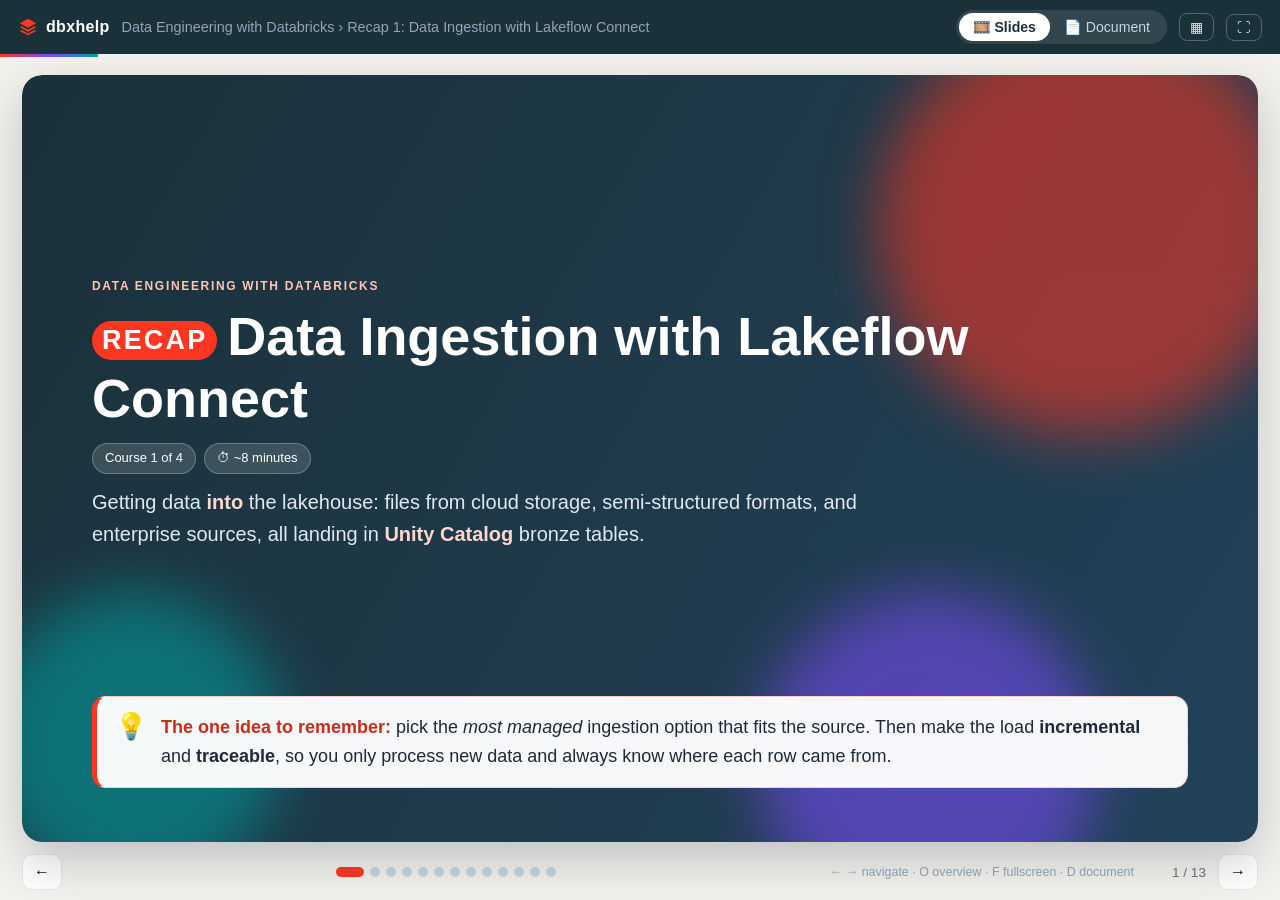
<file: modules/data-engineering/01-lakeflow-connect/lakeflow-connect-recap.html>
<!DOCTYPE html>
<html lang="en">
<head>
<meta charset="utf-8">
<meta name="viewport" content="width=device-width, initial-scale=1">
<title>Recap 1: Data Ingestion with Lakeflow Connect · dbxhelp</title>
<style>
.dbx{--navy:#1B3139;--accent:#FF3621;--blue:#2272B4;--teal:#00A3A1;--purple:#7C4DFF;--amber:#FFAB00;--ink:#1F2937;--muted:#6B7280;--line:#E5E7EB;font-family:-apple-system,BlinkMacSystemFont,"Segoe UI",Roboto,Helvetica,Arial,sans-serif;color:var(--ink);font-size:15px;line-height:1.6;max-width:1100px}
.dbx *{box-sizing:border-box}
.dbx>*{animation:dbxRise .55s cubic-bezier(.2,.7,.2,1) both}
.dbx>*:nth-child(2){animation-delay:.06s}.dbx>*:nth-child(3){animation-delay:.12s}.dbx>*:nth-child(4){animation-delay:.18s}.dbx>*:nth-child(5){animation-delay:.24s}.dbx>*:nth-child(6){animation-delay:.3s}.dbx>*:nth-child(n+7){animation-delay:.36s}
@keyframes dbxRise{from{opacity:0;transform:translateY(14px)}to{opacity:1;transform:none}}
@keyframes dbxGrad{0%{background-position:0% 50%}50%{background-position:100% 50%}100%{background-position:0% 50%}}
@keyframes dbxFloat{0%,100%{transform:translate(0,0) scale(1)}50%{transform:translate(18px,-14px) scale(1.08)}}
@keyframes dbxLine{from{width:0}to{width:100%}}
@keyframes dbxPulse{0%,100%{box-shadow:0 0 0 0 rgba(255,54,33,.25)}50%{box-shadow:0 0 0 8px rgba(255,54,33,0)}}
.dbx .hero{position:relative;overflow:hidden;border-radius:18px;padding:38px 40px 34px;margin:4px 0 18px;color:#fff;background:linear-gradient(120deg,#1B3139,#22425a,#2a2f6b,#1B3139);background-size:300% 300%;animation:dbxGrad 14s ease infinite,dbxRise .6s both}
.dbx .blob{position:absolute;border-radius:50%;filter:blur(30px);opacity:.55;animation:dbxFloat 9s ease-in-out infinite}
.dbx .b1{width:220px;height:220px;background:#FF3621;right:-40px;top:-60px}
.dbx .b2{width:180px;height:180px;background:#7C4DFF;right:160px;bottom:-90px;animation-delay:-3s}
.dbx .b3{width:140px;height:140px;background:#00A3A1;left:-40px;bottom:-50px;animation-delay:-6s}
.dbx .hero-in{position:relative}
.dbx .kicker{text-transform:uppercase;letter-spacing:.14em;font-size:12px;color:#FFC4BA;font-weight:700}
.dbx .hero h1{font-size:34px;line-height:1.15;margin:8px 0 14px;color:#fff;font-weight:800}
.dbx .kicker-inline{display:inline-block;font-size:.5em;vertical-align:middle;background:var(--accent);padding:4px 10px;border-radius:999px;margin-right:10px;letter-spacing:.08em;text-transform:uppercase}
.dbx .chips{display:flex;flex-wrap:wrap;gap:8px;margin-bottom:12px}
.dbx .chip{background:rgba(255,255,255,.14);border:1px solid rgba(255,255,255,.25);padding:4px 12px;border-radius:999px;font-size:13px;color:#fff}
.dbx .chip strong{color:#fff}
.dbx .sub{color:#E2E8F0;font-size:16px;margin:0;max-width:820px}
.dbx .sub strong,.dbx .sub b{color:#FFD7CF}
.dbx .sub code{background:rgba(255,255,255,.16);color:#fff}
.dbx .idea{display:flex;gap:14px;align-items:flex-start;background:linear-gradient(135deg,#FFF4F1,#FFF);border:1px solid #FFD0C7;border-left:5px solid var(--accent);border-radius:14px;padding:16px 18px;margin:14px 0;animation:dbxRise .55s both,dbxPulse 3s ease-in-out 1s 2}
.dbx .idea-icon{font-size:26px;line-height:1}
.dbx .idea b{color:#C62D1A}
.dbx .sec-head{display:flex;align-items:center;gap:12px;margin:6px 0 14px;position:relative;padding-bottom:10px}
.dbx .sec-head:after{content:"";position:absolute;left:0;bottom:0;height:3px;border-radius:3px;background:linear-gradient(90deg,var(--accent),var(--purple),var(--teal));animation:dbxLine .9s ease-out both}
.dbx .sec-num{font-weight:800;font-size:13px;color:#fff;background:linear-gradient(135deg,var(--accent),#ff7a59);padding:5px 10px;border-radius:9px;letter-spacing:.05em}
.dbx .sec-icon{font-size:26px;line-height:1}
.dbx .sec-head h2{margin:0;font-size:25px;color:var(--navy);font-weight:800;border:0}
.dbx h3{color:var(--navy);margin:18px 0 8px}
.dbx p{margin:8px 0}
.dbx a{color:var(--blue)}
.dbx code{background:#EEF2FF;color:#3730A3;padding:1px 6px;border-radius:6px;font-size:.88em;font-family:ui-monospace,SFMono-Regular,Menlo,Consolas,monospace}
.dbx .tbl{overflow-x:auto;border-radius:12px;border:1px solid var(--line);box-shadow:0 2px 10px rgba(27,49,57,.06);margin:12px 0;background:#fff}
.dbx table{border-collapse:collapse;width:100%;font-size:14px}
.dbx th{background:linear-gradient(135deg,#1B3139,#2B4F63);color:#fff;text-align:left;padding:10px 12px;font-weight:600}
.dbx td{padding:9px 12px;border-top:1px solid var(--line);vertical-align:top}
.dbx tr:nth-child(even) td{background:#F8FAFC}
.dbx tr:hover td{background:#FFF4F1}
.dbx td:first-child{font-weight:600;color:var(--navy)}
.dbx ul,.dbx ol{padding-left:22px;margin:8px 0}
.dbx li{margin:5px 0}
.dbx li::marker{color:var(--accent)}
.dbx li.bad,.dbx li.good{list-style:none;margin:8px 0 8px -22px;padding:10px 14px;border-radius:10px}
.dbx li.bad{background:#FFF1F0;border:1px solid #FFCDC7}
.dbx li.good{background:#ECFDF3;border:1px solid #B7EBC9}
.dbx blockquote.callout{margin:14px 0;padding:12px 16px 12px 46px;border-radius:12px;background:linear-gradient(135deg,#E8F1FF,#F5F9FF);border:1px solid #C7DBFF;position:relative;color:#1E3A5F}
.dbx blockquote.callout:before{content:"ℹ️";position:absolute;left:14px;top:11px;font-size:18px}
.dbx blockquote.callout p{margin:4px 0}
.dbx .code{border-radius:12px;overflow:hidden;margin:12px 0;box-shadow:0 8px 24px rgba(15,23,42,.18);background:#0D1117}
.dbx .code-bar{display:flex;align-items:center;gap:6px;padding:8px 12px;background:#161B22;border-bottom:1px solid #30363D}
.dbx .code-bar i{width:11px;height:11px;border-radius:50%;background:#FF5F57;display:inline-block}
.dbx .code-bar i:nth-child(2){background:#FEBC2E}.dbx .code-bar i:nth-child(3){background:#28C840}
.dbx .lang{margin-left:8px;color:#8B949E;font-size:11px;letter-spacing:.1em;font-weight:700}
.dbx .run{margin-left:auto;color:#3FB950;font-size:11px;font-weight:700}
.dbx .copy{display:none}
.dbx .code pre{margin:0;padding:14px 16px;color:#E6EDF3;font-size:13px;line-height:1.55;overflow-x:auto;font-family:ui-monospace,SFMono-Regular,Menlo,Consolas,monospace;background:transparent}
.dbx pre.diagram{background:linear-gradient(135deg,#F8FAFC,#EEF2FF);border:1px dashed #A5B4FC;border-radius:12px;padding:14px 16px;font-size:13px;color:#312E81;overflow-x:auto;font-family:ui-monospace,SFMono-Regular,Menlo,Consolas,monospace}
.dbx .tryit{display:flex;gap:12px;align-items:center;background:linear-gradient(135deg,#ECFDF3,#F0FDFA);border:1px solid #A7F3D0;border-radius:12px;padding:12px 16px;margin:12px 0}
.dbx .tryit b{color:#047857}
.dbx .present{display:flex;gap:16px;align-items:center;border-radius:14px;padding:16px 20px;background:linear-gradient(120deg,#2a2f6b,#7C4DFF);color:#fff;box-shadow:0 10px 30px rgba(124,77,255,.3)}
.dbx .present b{font-size:17px}
.dbx .present span{color:#E9E5FF}
.dbx .present .big{font-size:34px}
.dbx .footer{margin-top:10px;padding:14px 18px;border-radius:12px;background:#F8FAFC;border:1px solid var(--line);color:var(--muted);font-size:13px}
:root{--navy:#1B3139;--accent:#FF3621;--blue:#2272B4;--purple:#7C4DFF;--teal:#00A3A1;--bg:#F4F2EE;--muted:#6B7280;--line:#E5E7EB}
*{box-sizing:border-box}
html,body{margin:0;height:100%}
body{font-family:-apple-system,BlinkMacSystemFont,"Segoe UI",Roboto,Helvetica,Arial,sans-serif;background:var(--bg);color:#1F2937;overflow:hidden}
body.embedded{height:760px}
#app{display:flex;flex-direction:column;height:100%}
header{display:flex;align-items:center;gap:12px;padding:10px 18px;background:var(--navy);color:#fff;flex:none;z-index:5}
.brand{display:flex;align-items:center;gap:8px;font-weight:800;letter-spacing:.02em}
.crumb{color:#94A3B8;font-size:.9em;white-space:nowrap;overflow:hidden;text-overflow:ellipsis;flex:1}
.seg{display:inline-flex;background:rgba(255,255,255,.1);border-radius:999px;padding:3px}
.seg button{border:0;background:transparent;color:#CBD5E1;padding:6px 14px;border-radius:999px;cursor:pointer;font-size:.88em;font-family:inherit}
.seg button.on{background:#fff;color:var(--navy);font-weight:700}
.hbtn{border:1px solid rgba(255,255,255,.25);background:transparent;color:#E2E8F0;border-radius:8px;padding:5px 10px;cursor:pointer;font-size:.85em;font-family:inherit}
.hbtn:hover{background:rgba(255,255,255,.1)}
#bar{height:3px;background:linear-gradient(90deg,var(--accent),var(--purple),var(--teal));width:0;transition:width .35s ease;flex:none}
#slides{flex:1;display:flex;flex-direction:column;min-height:0;padding:18px 22px 10px;position:relative}
.stage{flex:1;position:relative;min-height:0;perspective:1400px}
.slide{position:absolute;inset:0;background:#fff;border-radius:20px;box-shadow:0 18px 50px rgba(27,49,57,.14);overflow:auto;padding:34px 52px 40px}
.slide.enter-r{animation:inR .5s cubic-bezier(.2,.8,.2,1) both}
.slide.enter-l{animation:inL .5s cubic-bezier(.2,.8,.2,1) both}
@keyframes inR{from{opacity:0;transform:translateX(60px) rotateY(-6deg)}to{opacity:1;transform:none}}
@keyframes inL{from{opacity:0;transform:translateX(-60px) rotateY(6deg)}to{opacity:1;transform:none}}
.slide .dbx{max-width:none;font-size:18px}
.slide .dbx .sec-head h2{font-size:32px}
.slide .dbx table{font-size:16px}
.slide .dbx .code pre{font-size:14.5px}
.slide .dbx>*{animation:dbxRise .6s cubic-bezier(.2,.7,.2,1) both;animation-delay:calc(var(--i,0) * 90ms + 120ms)}
.slide.title{padding:0;overflow:hidden;background:transparent;box-shadow:0 18px 50px rgba(27,49,57,.25)}
.slide.title .dbx{height:100%;display:flex;flex-direction:column;position:relative}
.slide.title .hero{flex:1;margin:0;border-radius:20px;display:flex;align-items:center;padding:60px 70px 150px}
.slide.title .hero h1{font-size:54px}
.slide.title .sub{font-size:20px}
.slide.title .b1{width:420px;height:420px}.slide.title .b2{width:340px;height:340px}.slide.title .b3{width:300px;height:300px}
.slide.title .idea{position:absolute;left:70px;right:70px;bottom:40px;font-size:18px;background:rgba(255,255,255,.96)}
.slide.title .dbx>:not(.hero):not(.idea){display:none}
.controls{display:flex;align-items:center;gap:12px;padding-top:12px;flex:none}
.controls .nav{border:1px solid var(--line);background:#fff;border-radius:10px;width:40px;height:36px;cursor:pointer;font-size:16px}
.controls .nav:hover{border-color:var(--accent);color:var(--accent)}
.dots{display:flex;gap:6px;flex:1;justify-content:center;flex-wrap:wrap}
.dots button{width:10px;height:10px;border-radius:50%;border:0;background:#CBD5E1;cursor:pointer;padding:0;transition:all .25s}
.dots button.on{background:var(--accent);width:28px;border-radius:6px}
.count{color:var(--muted);font-size:.85em;min-width:60px;text-align:right}
.hint{color:#94A3B8;font-size:.78em;white-space:nowrap}
#overview{position:absolute;inset:0;background:rgba(244,242,238,.97);z-index:4;display:none;overflow:auto;padding:26px}
#overview.on{display:block;animation:dbxRise .3s both}
.grid{display:grid;grid-template-columns:repeat(auto-fill,minmax(220px,1fr));gap:14px}
.card{background:#fff;border-radius:14px;padding:16px;cursor:pointer;border:2px solid transparent;box-shadow:0 4px 14px rgba(0,0,0,.06);transition:all .2s}
.card:hover{transform:translateY(-3px);border-color:var(--accent)}
.card .n{font-size:.75em;color:var(--muted);font-weight:700}
.card .i{font-size:28px;margin:6px 0}
.card .t{font-weight:700;color:var(--navy)}
#doc{flex:1;display:none;min-height:0}
body.docmode #slides{display:none}
body.docmode #doc{display:flex}
#toc{width:270px;flex:none;overflow:auto;padding:22px 14px;border-right:1px solid var(--line);background:#fff}
#toc a{display:flex;gap:8px;align-items:center;padding:7px 10px;border-radius:9px;color:#334155;text-decoration:none;font-size:.9em;margin:2px 0}
#toc a:hover{background:#F1F5F9}
#toc a.on{background:#FFF1EE;color:#C62D1A;font-weight:700}
#docScroll{flex:1;overflow:auto;padding:26px 34px 80px}
.dsec{background:#fff;border-radius:18px;padding:26px 32px;margin:0 auto 18px;max-width:1000px;box-shadow:0 4px 18px rgba(27,49,57,.06);opacity:0;transform:translateY(20px);transition:opacity .6s,transform .6s cubic-bezier(.2,.7,.2,1)}
.dsec.seen{opacity:1;transform:none}
.dsec.herosec{padding:0;background:transparent;box-shadow:none}
.dsec .dbx>*{animation:none}
.quiz{max-width:820px}
.confetti{position:fixed;top:-20px;font-size:22px;z-index:9;animation:fall 2.6s linear forwards;pointer-events:none}
@keyframes fall{to{transform:translateY(110vh) rotate(720deg);opacity:.7}}
.dbx .code .copy{display:inline-block;margin-left:auto;border:1px solid #30363D;background:#21262D;color:#C9D1D9;border-radius:6px;font-size:11px;padding:2px 8px;cursor:pointer}
.dbx .code .run+.copy{margin-left:10px}
@media (max-width:760px){.slide{padding:22px}.slide.title .hero{padding:30px 30px 160px}.slide.title .hero h1{font-size:32px}.slide.title .idea{left:16px;right:16px}#toc{display:none}.crumb{display:none}.hint{display:none}}
@media print{header,.controls,#bar,#toc{display:none}body{overflow:visible}#doc{display:block}#slides{display:none}.dsec{opacity:1;transform:none;box-shadow:none}}
</style>
</head>
<body>
<div id="app">
<header>
  <div class="brand"><svg width="20" height="20" viewBox="0 0 24 24" fill="#FF3621"><path d="M12 2 2 7.5l10 5.5 10-5.5L12 2Zm0 13.2L4.2 11 2 12.2 12 17.7l10-5.5-2.2-1.2L12 15.2Zm0 4.6-7.8-4.3L2 16.7 12 22l10-5.3-2.2-1.2L12 19.8Z"/></svg>dbxhelp</div>
  <div class="crumb">Data Engineering with Databricks › Recap 1: Data Ingestion with Lakeflow Connect</div>
  <div class="seg"><button id="bSlides" class="on">🎞️ Slides</button><button id="bDoc">📄 Document</button></div>
  <button class="hbtn" id="bOver" title="Overview (O)">▦</button>
  <button class="hbtn" id="bFull" title="Fullscreen (F)">⛶</button>
</header>
<div id="bar"></div>
<section id="slides">
  <div class="stage" id="stage"></div>
  <div class="controls"><button class="nav" id="prev" title="Previous (←)">←</button><div class="dots" id="dots"></div><span class="hint">← → navigate · O overview · F fullscreen · D document</span><span class="count" id="count"></span><button class="nav" id="next" title="Next (→)">→</button></div>
  <div id="overview"><div class="grid" id="grid"></div></div>
</section>
<section id="doc"><nav id="toc"></nav><div id="docScroll"></div></section>
</div>
<script>
function dbxQuiz(root, questions, onDone) {
  if (typeof root === 'string') root = document.getElementById(root);
  var i = 0, score = 0, picked = null, shown = false, done = false;
  function esc(s) { return String(s).replace(/&/g, '&amp;').replace(/</g, '&lt;').replace(/>/g, '&gt;').replace(/`([^`]+)`/g, '<code style="background:#EEF2FF;color:#3730A3;padding:1px 6px;border-radius:6px">$1</code>'); }
  function btn(label, primary) { return '<button style="margin-top:16px;padding:10px 22px;border-radius:10px;border:none;cursor:pointer;font-weight:700;background:' + (primary ? 'linear-gradient(135deg,#FF3621,#7C4DFF)' : '#E5E7EB') + ';color:' + (primary ? '#fff' : '#6B7280') + ';font-size:0.95em;box-shadow:' + (primary ? '0 6px 18px rgba(124,77,255,.3)' : 'none') + '">' + label + '</button>'; }
  var box = 'padding:22px 24px;border-radius:16px;background:#fff;border:1px solid #E5E7EB;box-shadow:0 8px 28px rgba(27,49,57,.08);animation:dbxQ .4s ease both';
  var style = '<style>@keyframes dbxQ{from{opacity:0;transform:translateY(10px)}to{opacity:1;transform:none}}</style>';
  function bar() {
    var h = '<div style="display:flex;gap:6px;margin-bottom:14px">';
    for (var k = 0; k < questions.length; k++) h += '<div style="flex:1;height:6px;border-radius:6px;background:' + (k < i ? 'linear-gradient(90deg,#FF3621,#7C4DFF)' : k === i ? '#C4B5FD' : '#E5E7EB') + '"></div>';
    return h + '</div>';
  }
  function render() {
    if (i >= questions.length) {
      var pct = Math.round(score / questions.length * 100), msg = pct === 100 ? 'Perfect! 🎉' : pct >= 60 ? 'Nice work! 💪' : 'Worth another look 📖';
      root.innerHTML = style + '<div style="' + box + ';text-align:center"><div style="font-size:48px">' + (pct === 100 ? '🏆' : pct >= 60 ? '🌟' : '🔁') + '</div><div style="font-size:1.6em;font-weight:800;color:#1B3139">' + score + ' / ' + questions.length + '</div><div style="color:#6B7280;margin-top:4px">' + msg + '</div>' + btn('Retake', true) + '</div>';
      root.querySelector('button').onclick = function () { i = 0; score = 0; picked = null; shown = false; done = false; render(); };
      if (!done && onDone) { done = true; onDone(score, questions.length); }
      return;
    }
    var Q = questions[i], h = style + '<div style="' + box + '">' + bar();
    h += '<div style="color:#7C4DFF;font-size:0.8em;font-weight:800;letter-spacing:.08em;text-transform:uppercase;margin-bottom:6px">Question ' + (i + 1) + ' of ' + questions.length + '</div>';
    h += '<div style="font-weight:700;color:#1B3139;margin-bottom:14px;line-height:1.5;font-size:1.05em">' + esc(Q.q) + '</div>';
    Q.o.forEach(function (t, k) {
      var bg = '#fff', bd = '#E5E7EB', mark = String.fromCharCode(65 + k);
      if (shown && k === Q.c) { bg = '#ECFDF3'; bd = '#22C55E'; mark = '✓'; }
      else if (shown && k === picked) { bg = '#FFF1F0'; bd = '#EF4444'; mark = '✗'; }
      else if (!shown && k === picked) { bg = '#F5F3FF'; bd = '#7C4DFF'; }
      h += '<div data-k="' + k + '" style="display:flex;gap:12px;align-items:center;padding:11px 14px;margin:8px 0;border:2px solid ' + bd + ';background:' + bg + ';border-radius:12px;cursor:' + (shown ? 'default' : 'pointer') + ';color:#1F2937;transition:all .15s">' +
        '<span style="flex:none;width:28px;height:28px;border-radius:8px;display:inline-flex;align-items:center;justify-content:center;font-weight:800;font-size:.85em;background:' + (bd === '#E5E7EB' ? '#F1F5F9' : bd) + ';color:' + (bd === '#E5E7EB' ? '#64748B' : '#fff') + '">' + mark + '</span><span>' + esc(t) + '</span></div>';
    });
    if (shown) {
      var ok = picked === Q.c;
      h += '<div style="margin-top:14px;padding:14px 16px;border-radius:12px;background:' + (ok ? '#ECFDF3' : '#FFF7ED') + ';border:1px solid ' + (ok ? '#A7F3D0' : '#FED7AA') + ';color:#1F2937;animation:dbxQ .3s both"><strong>' + (ok ? '✅ Correct.' : '💡 Not quite.') + '</strong> ' + esc(Q.e) + '</div>' + btn(i + 1 < questions.length ? 'Next →' : 'See score', true);
    } else {
      h += btn('Submit', picked !== null);
    }
    root.innerHTML = h + '</div>';
    if (!shown) root.querySelectorAll('[data-k]').forEach(function (el) { el.onclick = function () { picked = +el.getAttribute('data-k'); render(); }; });
    root.querySelector('button').onclick = function () {
      if (!shown) { if (picked === null) return; if (picked === Q.c) score++; shown = true; }
      else { i++; picked = null; shown = false; }
      render();
    };
  }
  render();
}
var SLIDES = [{"title": "Recap: Data Ingestion with Lakeflow Connect", "icon": "🚀", "html": "<div class=\"hero\"><div class=\"blob b1\"><\/div><div class=\"blob b2\"><\/div><div class=\"blob b3\"><\/div><div class=\"hero-in\"><div class=\"kicker\">Data Engineering with Databricks<\/div><h1><span class=\"kicker-inline\">Recap<\/span>Data Ingestion with Lakeflow Connect<\/h1><div class=\"chips\"><span class=\"chip\">Course 1 of 4<\/span><span class=\"chip\">⏱ ~8 minutes<\/span><\/div><p class=\"sub\">Getting data <strong>into<\/strong> the lakehouse: files from cloud storage, semi-structured formats, and enterprise sources, all landing in <strong>Unity Catalog<\/strong> bronze tables.<\/p><\/div><\/div><div class=\"idea\"><span class=\"idea-icon\">💡<\/span><div><b>The one idea to remember:<\/b> pick the <em>most managed<\/em> ingestion option that fits the source. Then make the load <strong>incremental<\/strong> and <strong>traceable<\/strong>, so you only process new data and always know where each row came from.<\/div><\/div>"}, {"title": "What we covered", "icon": "🗺️", "html": "<div class=\"sec-head\"><span class=\"sec-num\">01<\/span><span class=\"sec-icon\">🗺️<\/span><h2>What we covered<\/h2><\/div><div class=\"tbl\"><table>\n<thead>\n<tr>\n<th>Lesson<\/th>\n<th>Key takeaway<\/th>\n<\/tr>\n<\/thead>\n<tbody>\n<tr>\n<td>01 Lab environment<\/td>\n<td>Unity Catalog: <code>catalog.schema.table<\/code> and <strong>volumes<\/strong> for files<\/td>\n<\/tr>\n<tr>\n<td>02A CTAS &amp; COPY INTO<\/td>\n<td>Batch load with <code>read_files()<\/code>; <strong>incremental, idempotent<\/strong> load with <code>COPY INTO<\/code><\/td>\n<\/tr>\n<tr>\n<td>02B Streaming tables<\/td>\n<td><code>CREATE OR REFRESH STREAMING TABLE<\/code> + Auto Loader, the recommended incremental method<\/td>\n<\/tr>\n<tr>\n<td>03 Metadata columns<\/td>\n<td><code>_metadata.file_name<\/code>, <code>file_modification_time<\/code>, <code>current_timestamp()<\/code> for lineage<\/td>\n<\/tr>\n<tr>\n<td>04 CSV &amp; rescued data<\/td>\n<td>CSV options, explicit schemas, and <code>_rescued_data<\/code> for rows that don't fit<\/td>\n<\/tr>\n<tr>\n<td>06 JSON<\/td>\n<td>Flatten JSON strings, use <code>from_json<\/code> / STRUCT, and the <code>VARIANT<\/code> type<\/td>\n<\/tr>\n<tr>\n<td>08 Lakeflow Connect<\/td>\n<td><strong>Managed connectors<\/strong> for databases and SaaS, plus Partner Connect<\/td>\n<\/tr>\n<tr>\n<td>09 MERGE INTO (bonus)<\/td>\n<td>Upserts with schema enforcement and evolution<\/td>\n<\/tr>\n<tr>\n<td>Appendix<\/td>\n<td>XML ingestion, Auto Loader in Python<\/td>\n<\/tr>\n<\/tbody>\n<\/table><\/div>"}, {"title": "The ingestion menu", "icon": "📥", "html": "<div class=\"sec-head\"><span class=\"sec-num\">02<\/span><span class=\"sec-icon\">📥<\/span><h2>The ingestion menu<\/h2><\/div><p>Start at the top of the list and move down only when you need to:<\/p>\n<div class=\"tbl\"><table>\n<thead>\n<tr>\n<th>Option<\/th>\n<th>Use for<\/th>\n<\/tr>\n<\/thead>\n<tbody>\n<tr>\n<td><strong>Managed connectors<\/strong> (Lakeflow Connect)<\/td>\n<td>SaaS apps (Salesforce, Workday, ServiceNow…) and databases (SQL Server, PostgreSQL…). Fully managed, incremental, CDC-aware<\/td>\n<\/tr>\n<tr>\n<td><strong>Standard connectors<\/strong><\/td>\n<td>Files in cloud object storage (Auto Loader, <code>COPY INTO<\/code>, <code>read_files<\/code>) and message buses (Kafka, Kinesis…)<\/td>\n<\/tr>\n<tr>\n<td><strong>Upload UI / Add data<\/strong><\/td>\n<td>One-off CSV, JSON or Excel files into a table or a <strong>volume<\/strong><\/td>\n<\/tr>\n<tr>\n<td><strong>Partner Connect<\/strong> (Fivetran, …)<\/td>\n<td>Sources not covered natively, or a tool the company already uses<\/td>\n<\/tr>\n<tr>\n<td><strong>Custom code<\/strong> (JDBC / REST in a notebook)<\/td>\n<td>Anything else. You own pagination, retries and incrementality<\/td>\n<\/tr>\n<\/tbody>\n<\/table><\/div>\n<p>Everything should end up in <strong>Unity Catalog-governed<\/strong> tables. Volume paths look like <code>/Volumes/&lt;catalog&gt;/&lt;schema&gt;/&lt;volume&gt;/&lt;path&gt;<\/code>.<\/p>"}, {"title": "Three ways to load files", "icon": "📥", "html": "<div class=\"sec-head\"><span class=\"sec-num\">03<\/span><span class=\"sec-icon\">📥<\/span><h2>Three ways to load files<\/h2><\/div><div class=\"code\"><div class=\"code-bar\"><i><\/i><i><\/i><i><\/i><span class=\"lang\">SQL<\/span><button class=\"copy\" type=\"button\">copy<\/button><\/div><pre><span style=\"color: #8B949E; font-style: italic\">-- 1) Batch: CTAS + read_files()  → re-reads everything every time<\/span>\n<span style=\"color: #FF7B72\">CREATE<\/span><span style=\"color: #6E7681\"> <\/span><span style=\"color: #FF7B72\">OR<\/span><span style=\"color: #6E7681\"> <\/span><span style=\"color: #FF7B72\">REPLACE<\/span><span style=\"color: #6E7681\"> <\/span><span style=\"color: #FF7B72\">TABLE<\/span><span style=\"color: #6E7681\"> <\/span><span style=\"color: #E6EDF3\">bronze_users<\/span><span style=\"color: #6E7681\"> <\/span><span style=\"color: #FF7B72\">AS<\/span>\n<span style=\"color: #FF7B72\">SELECT<\/span><span style=\"color: #6E7681\"> <\/span><span style=\"color: #FF7B72; font-weight: bold\">*<\/span><span style=\"color: #6E7681\"> <\/span><span style=\"color: #FF7B72\">FROM<\/span><span style=\"color: #6E7681\"> <\/span><span style=\"color: #E6EDF3\">read_files(<\/span><span style=\"color: #A5D6FF\">'/Volumes/shop/raw/users/'<\/span><span style=\"color: #E6EDF3\">,<\/span><span style=\"color: #6E7681\"> <\/span><span style=\"color: #E6EDF3\">format<\/span><span style=\"color: #6E7681\"> <\/span><span style=\"color: #FF7B72; font-weight: bold\">=&gt;<\/span><span style=\"color: #6E7681\"> <\/span><span style=\"color: #A5D6FF\">'parquet'<\/span><span style=\"color: #E6EDF3\">);<\/span>\n\n<span style=\"color: #8B949E; font-style: italic\">-- 2) Incremental batch: COPY INTO  → idempotent, already-loaded files are skipped<\/span>\n<span style=\"color: #FF7B72\">CREATE<\/span><span style=\"color: #6E7681\"> <\/span><span style=\"color: #FF7B72\">TABLE<\/span><span style=\"color: #6E7681\"> <\/span><span style=\"color: #FF7B72\">IF<\/span><span style=\"color: #6E7681\"> <\/span><span style=\"color: #FF7B72\">NOT<\/span><span style=\"color: #6E7681\"> <\/span><span style=\"color: #FF7B72\">EXISTS<\/span><span style=\"color: #6E7681\"> <\/span><span style=\"color: #E6EDF3\">bronze_sales;<\/span>\n<span style=\"color: #FF7B72\">COPY<\/span><span style=\"color: #6E7681\"> <\/span><span style=\"color: #FF7B72\">INTO<\/span><span style=\"color: #6E7681\"> <\/span><span style=\"color: #E6EDF3\">bronze_sales<\/span>\n<span style=\"color: #FF7B72\">FROM<\/span><span style=\"color: #6E7681\"> <\/span><span style=\"color: #A5D6FF\">'/Volumes/shop/raw/sales/'<\/span>\n<span style=\"color: #E6EDF3\">FILEFORMAT<\/span><span style=\"color: #6E7681\"> <\/span><span style=\"color: #FF7B72; font-weight: bold\">=<\/span><span style=\"color: #6E7681\"> <\/span><span style=\"color: #E6EDF3\">PARQUET<\/span>\n<span style=\"color: #E6EDF3\">COPY_OPTIONS<\/span><span style=\"color: #6E7681\"> <\/span><span style=\"color: #E6EDF3\">(<\/span><span style=\"color: #A5D6FF\">'mergeSchema'<\/span><span style=\"color: #6E7681\"> <\/span><span style=\"color: #FF7B72; font-weight: bold\">=<\/span><span style=\"color: #6E7681\"> <\/span><span style=\"color: #A5D6FF\">'true'<\/span><span style=\"color: #E6EDF3\">);<\/span>\n\n<span style=\"color: #8B949E; font-style: italic\">-- 3) Incremental: streaming table + Auto Loader  → recommended<\/span>\n<span style=\"color: #FF7B72\">CREATE<\/span><span style=\"color: #6E7681\"> <\/span><span style=\"color: #FF7B72\">OR<\/span><span style=\"color: #6E7681\"> <\/span><span style=\"color: #E6EDF3\">REFRESH<\/span><span style=\"color: #6E7681\"> <\/span><span style=\"color: #E6EDF3\">STREAMING<\/span><span style=\"color: #6E7681\"> <\/span><span style=\"color: #FF7B72\">TABLE<\/span><span style=\"color: #6E7681\"> <\/span><span style=\"color: #E6EDF3\">bronze_orders<\/span>\n<span style=\"color: #FF7B72\">AS<\/span><span style=\"color: #6E7681\"> <\/span><span style=\"color: #FF7B72\">SELECT<\/span><span style=\"color: #6E7681\"> <\/span><span style=\"color: #FF7B72; font-weight: bold\">*<\/span><span style=\"color: #6E7681\"> <\/span><span style=\"color: #FF7B72\">FROM<\/span><span style=\"color: #6E7681\"> <\/span><span style=\"color: #E6EDF3\">STREAM<\/span><span style=\"color: #6E7681\"> <\/span><span style=\"color: #E6EDF3\">read_files(<\/span><span style=\"color: #A5D6FF\">'/Volumes/shop/raw/orders/'<\/span><span style=\"color: #E6EDF3\">,<\/span><span style=\"color: #6E7681\"> <\/span><span style=\"color: #E6EDF3\">format<\/span><span style=\"color: #6E7681\"> <\/span><span style=\"color: #FF7B72; font-weight: bold\">=&gt;<\/span><span style=\"color: #6E7681\"> <\/span><span style=\"color: #A5D6FF\">'json'<\/span><span style=\"color: #E6EDF3\">);<\/span>\n\n<span style=\"color: #E6EDF3\">REFRESH<\/span><span style=\"color: #6E7681\"> <\/span><span style=\"color: #E6EDF3\">STREAMING<\/span><span style=\"color: #6E7681\"> <\/span><span style=\"color: #FF7B72\">TABLE<\/span><span style=\"color: #6E7681\"> <\/span><span style=\"color: #E6EDF3\">bronze_orders;<\/span><span style=\"color: #6E7681\">   <\/span><span style=\"color: #8B949E; font-style: italic\">-- pick up new files<\/span><\/pre><\/div>\n<div class=\"tbl\"><table>\n<thead>\n<tr>\n<th><\/th>\n<th>CTAS + <code>read_files<\/code><\/th>\n<th><code>COPY INTO<\/code><\/th>\n<th>Streaming table / Auto Loader<\/th>\n<\/tr>\n<\/thead>\n<tbody>\n<tr>\n<td>Re-run behaviour<\/td>\n<td>Reloads <strong>all<\/strong> files<\/td>\n<td>Loads only <strong>new<\/strong> files<\/td>\n<td>Processes only <strong>new<\/strong> files<\/td>\n<\/tr>\n<tr>\n<td>Scale<\/td>\n<td>Small / one-off<\/td>\n<td>Thousands of files<\/td>\n<td><strong>Millions<\/strong> of files<\/td>\n<\/tr>\n<tr>\n<td>Schema drift<\/td>\n<td>Re-infers<\/td>\n<td><code>mergeSchema<\/code><\/td>\n<td>Evolution modes, schema hints, <code>_rescued_data<\/code><\/td>\n<\/tr>\n<tr>\n<td>State<\/td>\n<td>None<\/td>\n<td>Tracked in the table<\/td>\n<td>Checkpoint (managed for you)<\/td>\n<\/tr>\n<\/tbody>\n<\/table><\/div>\n<blockquote class=\"callout\">\n<p>A streaming table created in Databricks SQL is refreshed by a <strong>serverless pipeline<\/strong> that Databricks creates for you. It does not use warehouse compute.<\/p>\n<\/blockquote>"}, {"title": "Traceability: metadata columns", "icon": "🏷️", "html": "<div class=\"sec-head\"><span class=\"sec-num\">04<\/span><span class=\"sec-icon\">🏷️<\/span><h2>Traceability: metadata columns<\/h2><\/div><p>Every file source exposes a hidden <code>_metadata<\/code> column. Select it explicitly when you load:<\/p>\n<div class=\"code\"><div class=\"code-bar\"><i><\/i><i><\/i><i><\/i><span class=\"lang\">SQL<\/span><button class=\"copy\" type=\"button\">copy<\/button><\/div><pre><span style=\"color: #FF7B72\">CREATE<\/span><span style=\"color: #6E7681\"> <\/span><span style=\"color: #FF7B72\">OR<\/span><span style=\"color: #6E7681\"> <\/span><span style=\"color: #FF7B72\">REPLACE<\/span><span style=\"color: #6E7681\"> <\/span><span style=\"color: #FF7B72\">TABLE<\/span><span style=\"color: #6E7681\"> <\/span><span style=\"color: #E6EDF3\">bronze_users<\/span><span style=\"color: #6E7681\"> <\/span><span style=\"color: #FF7B72\">AS<\/span>\n<span style=\"color: #FF7B72\">SELECT<\/span>\n<span style=\"color: #6E7681\">  <\/span><span style=\"color: #FF7B72; font-weight: bold\">*<\/span><span style=\"color: #E6EDF3\">,<\/span>\n<span style=\"color: #6E7681\">  <\/span><span style=\"color: #FF7B72\">cast<\/span><span style=\"color: #E6EDF3\">(from_unixtime(user_first_touch_timestamp<\/span><span style=\"color: #6E7681\"> <\/span><span style=\"color: #FF7B72; font-weight: bold\">/<\/span><span style=\"color: #6E7681\"> <\/span><span style=\"color: #A5D6FF\">1000000<\/span><span style=\"color: #E6EDF3\">)<\/span><span style=\"color: #6E7681\"> <\/span><span style=\"color: #FF7B72\">AS<\/span><span style=\"color: #6E7681\"> <\/span><span style=\"color: #E6EDF3\">DATE)<\/span><span style=\"color: #6E7681\"> <\/span><span style=\"color: #FF7B72\">AS<\/span><span style=\"color: #6E7681\"> <\/span><span style=\"color: #E6EDF3\">first_touch_date,<\/span>\n<span style=\"color: #6E7681\">  <\/span><span style=\"color: #E6EDF3\">_metadata.file_name<\/span><span style=\"color: #6E7681\">              <\/span><span style=\"color: #FF7B72\">AS<\/span><span style=\"color: #6E7681\"> <\/span><span style=\"color: #E6EDF3\">source_file,<\/span>\n<span style=\"color: #6E7681\">  <\/span><span style=\"color: #E6EDF3\">_metadata.file_modification_time<\/span><span style=\"color: #6E7681\"> <\/span><span style=\"color: #FF7B72\">AS<\/span><span style=\"color: #6E7681\"> <\/span><span style=\"color: #E6EDF3\">file_modified_at,<\/span>\n<span style=\"color: #6E7681\">  <\/span><span style=\"color: #FF7B72\">current_timestamp<\/span><span style=\"color: #E6EDF3\">()<\/span><span style=\"color: #6E7681\">              <\/span><span style=\"color: #FF7B72\">AS<\/span><span style=\"color: #6E7681\"> <\/span><span style=\"color: #E6EDF3\">ingested_at<\/span>\n<span style=\"color: #FF7B72\">FROM<\/span><span style=\"color: #6E7681\"> <\/span><span style=\"color: #E6EDF3\">read_files(<\/span><span style=\"color: #A5D6FF\">'/Volumes/shop/raw/users/'<\/span><span style=\"color: #E6EDF3\">,<\/span><span style=\"color: #6E7681\"> <\/span><span style=\"color: #E6EDF3\">format<\/span><span style=\"color: #6E7681\"> <\/span><span style=\"color: #FF7B72; font-weight: bold\">=&gt;<\/span><span style=\"color: #6E7681\"> <\/span><span style=\"color: #A5D6FF\">'parquet'<\/span><span style=\"color: #E6EDF3\">);<\/span><\/pre><\/div>\n<p>This tells you <strong>which file<\/strong> a row came from and <strong>when<\/strong> it was loaded. That's essential for debugging and for reprocessing.<\/p>"}, {"title": "CSV and the rescued data column", "icon": "📄", "html": "<div class=\"sec-head\"><span class=\"sec-num\">05<\/span><span class=\"sec-icon\">📄<\/span><h2>CSV and the rescued data column<\/h2><\/div><p>CSV needs options. The defaults often give a single column, or headers loaded as data:<\/p>\n<div class=\"code\"><div class=\"code-bar\"><i><\/i><i><\/i><i><\/i><span class=\"lang\">SQL<\/span><button class=\"copy\" type=\"button\">copy<\/button><\/div><pre><span style=\"color: #FF7B72\">SELECT<\/span><span style=\"color: #6E7681\"> <\/span><span style=\"color: #FF7B72; font-weight: bold\">*<\/span><span style=\"color: #6E7681\"> <\/span><span style=\"color: #FF7B72\">FROM<\/span><span style=\"color: #6E7681\"> <\/span><span style=\"color: #E6EDF3\">read_files(<\/span>\n<span style=\"color: #6E7681\">  <\/span><span style=\"color: #A5D6FF\">'/Volumes/shop/raw/sales-csv/'<\/span><span style=\"color: #E6EDF3\">,<\/span>\n<span style=\"color: #6E7681\">  <\/span><span style=\"color: #E6EDF3\">format<\/span><span style=\"color: #6E7681\">    <\/span><span style=\"color: #FF7B72; font-weight: bold\">=&gt;<\/span><span style=\"color: #6E7681\"> <\/span><span style=\"color: #A5D6FF\">'csv'<\/span><span style=\"color: #E6EDF3\">,<\/span>\n<span style=\"color: #6E7681\">  <\/span><span style=\"color: #E6EDF3\">header<\/span><span style=\"color: #6E7681\">    <\/span><span style=\"color: #FF7B72; font-weight: bold\">=&gt;<\/span><span style=\"color: #6E7681\"> <\/span><span style=\"color: #FF7B72\">true<\/span><span style=\"color: #E6EDF3\">,<\/span>\n<span style=\"color: #6E7681\">  <\/span><span style=\"color: #FF7B72\">delimiter<\/span><span style=\"color: #6E7681\"> <\/span><span style=\"color: #FF7B72; font-weight: bold\">=&gt;<\/span><span style=\"color: #6E7681\"> <\/span><span style=\"color: #A5D6FF\">'|'<\/span><span style=\"color: #E6EDF3\">,<\/span>\n<span style=\"color: #6E7681\">  <\/span><span style=\"color: #FF7B72\">schema<\/span><span style=\"color: #6E7681\">    <\/span><span style=\"color: #FF7B72; font-weight: bold\">=&gt;<\/span><span style=\"color: #6E7681\"> <\/span><span style=\"color: #A5D6FF\">'order_id INT, email STRING, amount DOUBLE'<\/span><span style=\"color: #E6EDF3\">,<\/span>\n<span style=\"color: #6E7681\">  <\/span><span style=\"color: #E6EDF3\">rescuedDataColumn<\/span><span style=\"color: #6E7681\"> <\/span><span style=\"color: #FF7B72; font-weight: bold\">=&gt;<\/span><span style=\"color: #6E7681\"> <\/span><span style=\"color: #A5D6FF\">'_rescued_data'<\/span>\n<span style=\"color: #E6EDF3\">);<\/span><\/pre><\/div>\n<ul>\n<li><strong><code>_rescued_data<\/code><\/strong> catches values that don't match the schema (wrong type, extra columns) as JSON, so <strong>nothing is silently lost<\/strong>.<\/li>\n<li>When the schema is inferred, <code>read_files<\/code> / Auto Loader add <code>_rescued_data<\/code> automatically.<\/li>\n<li>Missing header? Set <code>header =&gt; false<\/code> and supply the column names through <code>schema<\/code>.<\/li>\n<li>Typical lab pattern: ingest, inspect rows <code>WHERE _rescued_data IS NOT NULL<\/code>, then fix and coalesce them.<\/li>\n<\/ul>"}, {"title": "JSON and semi-structured data", "icon": "🧩", "html": "<div class=\"sec-head\"><span class=\"sec-num\">06<\/span><span class=\"sec-icon\">🧩<\/span><h2>JSON and semi-structured data<\/h2><\/div><div class=\"code\"><div class=\"code-bar\"><i><\/i><i><\/i><i><\/i><span class=\"lang\">SQL<\/span><button class=\"copy\" type=\"button\">copy<\/button><\/div><pre><span style=\"color: #8B949E; font-style: italic\">-- JSON files → table (nested fields become STRUCT / ARRAY)<\/span>\n<span style=\"color: #FF7B72\">SELECT<\/span><span style=\"color: #6E7681\"> <\/span><span style=\"color: #FF7B72; font-weight: bold\">*<\/span><span style=\"color: #6E7681\"> <\/span><span style=\"color: #FF7B72\">FROM<\/span><span style=\"color: #6E7681\"> <\/span><span style=\"color: #E6EDF3\">read_files(<\/span><span style=\"color: #A5D6FF\">'/Volumes/shop/raw/events/'<\/span><span style=\"color: #E6EDF3\">,<\/span><span style=\"color: #6E7681\"> <\/span><span style=\"color: #E6EDF3\">format<\/span><span style=\"color: #6E7681\"> <\/span><span style=\"color: #FF7B72; font-weight: bold\">=&gt;<\/span><span style=\"color: #6E7681\"> <\/span><span style=\"color: #A5D6FF\">'json'<\/span><span style=\"color: #E6EDF3\">);<\/span>\n\n<span style=\"color: #8B949E; font-style: italic\">-- A JSON *string* column (e.g. Kafka value, after unbase64 + cast to STRING):<\/span>\n<span style=\"color: #FF7B72\">SELECT<\/span><span style=\"color: #6E7681\"> <\/span><span style=\"color: #E6EDF3\">value:device,<\/span><span style=\"color: #6E7681\"> <\/span><span style=\"color: #E6EDF3\">value:items[<\/span><span style=\"color: #A5D6FF\">0<\/span><span style=\"color: #E6EDF3\">].sku::int<\/span><span style=\"color: #6E7681\"> <\/span><span style=\"color: #FF7B72\">FROM<\/span><span style=\"color: #6E7681\"> <\/span><span style=\"color: #E6EDF3\">bronze_kafka;<\/span><span style=\"color: #6E7681\">               <\/span><span style=\"color: #8B949E; font-style: italic\">-- colon syntax<\/span>\n<span style=\"color: #FF7B72\">SELECT<\/span><span style=\"color: #6E7681\"> <\/span><span style=\"color: #E6EDF3\">from_json(value,<\/span><span style=\"color: #6E7681\"> <\/span><span style=\"color: #E6EDF3\">schema_of_json(<\/span><span style=\"color: #A5D6FF\">'&lt;sample json&gt;'<\/span><span style=\"color: #E6EDF3\">))<\/span><span style=\"color: #6E7681\"> <\/span><span style=\"color: #FF7B72\">AS<\/span><span style=\"color: #6E7681\"> <\/span><span style=\"color: #E6EDF3\">v<\/span><span style=\"color: #6E7681\"> <\/span><span style=\"color: #FF7B72\">FROM<\/span><span style=\"color: #6E7681\"> <\/span><span style=\"color: #E6EDF3\">bronze_kafka;<\/span><span style=\"color: #6E7681\"> <\/span><span style=\"color: #8B949E; font-style: italic\">-- → STRUCT<\/span>\n<span style=\"color: #FF7B72\">SELECT<\/span><span style=\"color: #6E7681\"> <\/span><span style=\"color: #E6EDF3\">parse_json(value)<\/span><span style=\"color: #6E7681\"> <\/span><span style=\"color: #FF7B72\">AS<\/span><span style=\"color: #6E7681\"> <\/span><span style=\"color: #E6EDF3\">v<\/span><span style=\"color: #6E7681\"> <\/span><span style=\"color: #FF7B72\">FROM<\/span><span style=\"color: #6E7681\"> <\/span><span style=\"color: #E6EDF3\">bronze_kafka;<\/span><span style=\"color: #6E7681\">                               <\/span><span style=\"color: #8B949E; font-style: italic\">-- → VARIANT<\/span><\/pre><\/div>\n<div class=\"tbl\"><table>\n<thead>\n<tr>\n<th>Need<\/th>\n<th>Use<\/th>\n<\/tr>\n<\/thead>\n<tbody>\n<tr>\n<td>Quick extraction from a JSON string<\/td>\n<td><code>col:field.subfield<\/code>, cast with <code>::type<\/code><\/td>\n<\/tr>\n<tr>\n<td>Typed nested columns<\/td>\n<td><code>from_json(col, schema)<\/code> → STRUCT, then <code>select v.*<\/code> to flatten<\/td>\n<\/tr>\n<tr>\n<td>Flexible, evolving schema, fast queries<\/td>\n<td><strong><code>VARIANT<\/code><\/strong> via <code>parse_json()<\/code><\/td>\n<\/tr>\n<tr>\n<td>One row per array element<\/td>\n<td><code>explode()<\/code> / <code>explode_outer()<\/code><\/td>\n<\/tr>\n<tr>\n<td>XML (appendix)<\/td>\n<td><code>read_files(..., format =&gt; 'xml', rowTag =&gt; 'book')<\/code><\/td>\n<\/tr>\n<\/tbody>\n<\/table><\/div>"}, {"title": "Enterprise sources: Lakeflow Connect managed connectors", "icon": "🔀", "html": "<div class=\"sec-head\"><span class=\"sec-num\">07<\/span><span class=\"sec-icon\">🔀<\/span><h2>Enterprise sources: Lakeflow Connect managed connectors<\/h2><\/div><ul>\n<li>In the workspace, open <strong>Data Ingestion<\/strong>. It shows the Databricks connectors, file upload, and Fivetran (partner) connectors.<\/li>\n<li>A managed connector creates an <strong>ingestion pipeline<\/strong>:<\/li>\n<li>a <strong>connection<\/strong> (credentials stored as a UC object);<\/li>\n<li>the source objects to sync;<\/li>\n<li>the destination <strong>catalog and schema<\/strong>.<\/li>\n<li><strong>SaaS connectors<\/strong> run fully serverless. <strong>Database connectors<\/strong> add an <strong>ingestion gateway<\/strong> that reads the change log (CDC).<\/li>\n<li>Each source table lands as a <strong>streaming table<\/strong>, with history as <strong>SCD Type 1<\/strong> (overwrite) or <strong>SCD Type 2<\/strong> (keep history).<\/li>\n<li>Schedule it from the pipeline itself or from a Lakeflow Job.<\/li>\n<\/ul>\n<blockquote class=\"callout\">\n<p>Federation <strong>queries data in place<\/strong>. Lakeflow Connect <strong>ingests<\/strong> it. These are different tools for different needs.<\/p>\n<\/blockquote>"}, {"title": "Bonus: MERGE INTO for upserts", "icon": "🔀", "html": "<div class=\"sec-head\"><span class=\"sec-num\">08<\/span><span class=\"sec-icon\">🔀<\/span><h2>Bonus: MERGE INTO for upserts<\/h2><\/div><div class=\"code\"><div class=\"code-bar\"><i><\/i><i><\/i><i><\/i><span class=\"lang\">SQL<\/span><button class=\"copy\" type=\"button\">copy<\/button><\/div><pre><span style=\"color: #E6EDF3\">MERGE<\/span><span style=\"color: #6E7681\"> <\/span><span style=\"color: #FF7B72\">WITH<\/span><span style=\"color: #6E7681\"> <\/span><span style=\"color: #FF7B72\">SCHEMA<\/span><span style=\"color: #6E7681\"> <\/span><span style=\"color: #E6EDF3\">EVOLUTION<\/span><span style=\"color: #6E7681\"> <\/span><span style=\"color: #FF7B72\">INTO<\/span><span style=\"color: #6E7681\"> <\/span><span style=\"color: #E6EDF3\">users_target<\/span><span style=\"color: #6E7681\"> <\/span><span style=\"color: #E6EDF3\">t<\/span>\n<span style=\"color: #FF7B72\">USING<\/span><span style=\"color: #6E7681\"> <\/span><span style=\"color: #E6EDF3\">users_updates<\/span><span style=\"color: #6E7681\"> <\/span><span style=\"color: #E6EDF3\">s<\/span>\n<span style=\"color: #FF7B72\">ON<\/span><span style=\"color: #6E7681\"> <\/span><span style=\"color: #E6EDF3\">t.id<\/span><span style=\"color: #6E7681\"> <\/span><span style=\"color: #FF7B72; font-weight: bold\">=<\/span><span style=\"color: #6E7681\"> <\/span><span style=\"color: #E6EDF3\">s.id<\/span>\n<span style=\"color: #FF7B72\">WHEN<\/span><span style=\"color: #6E7681\"> <\/span><span style=\"color: #E6EDF3\">MATCHED<\/span><span style=\"color: #6E7681\"> <\/span><span style=\"color: #FF7B72\">AND<\/span><span style=\"color: #6E7681\"> <\/span><span style=\"color: #E6EDF3\">s.op<\/span><span style=\"color: #6E7681\"> <\/span><span style=\"color: #FF7B72; font-weight: bold\">=<\/span><span style=\"color: #6E7681\"> <\/span><span style=\"color: #A5D6FF\">'DELETE'<\/span><span style=\"color: #6E7681\"> <\/span><span style=\"color: #FF7B72\">THEN<\/span><span style=\"color: #6E7681\"> <\/span><span style=\"color: #FF7B72\">DELETE<\/span>\n<span style=\"color: #FF7B72\">WHEN<\/span><span style=\"color: #6E7681\"> <\/span><span style=\"color: #E6EDF3\">MATCHED<\/span><span style=\"color: #6E7681\"> <\/span><span style=\"color: #FF7B72\">THEN<\/span><span style=\"color: #6E7681\"> <\/span><span style=\"color: #FF7B72\">UPDATE<\/span><span style=\"color: #6E7681\"> <\/span><span style=\"color: #FF7B72\">SET<\/span><span style=\"color: #6E7681\"> <\/span><span style=\"color: #FF7B72; font-weight: bold\">*<\/span>\n<span style=\"color: #FF7B72\">WHEN<\/span><span style=\"color: #6E7681\"> <\/span><span style=\"color: #FF7B72\">NOT<\/span><span style=\"color: #6E7681\"> <\/span><span style=\"color: #E6EDF3\">MATCHED<\/span><span style=\"color: #6E7681\"> <\/span><span style=\"color: #FF7B72\">THEN<\/span><span style=\"color: #6E7681\"> <\/span><span style=\"color: #FF7B72\">INSERT<\/span><span style=\"color: #6E7681\"> <\/span><span style=\"color: #FF7B72; font-weight: bold\">*<\/span><span style=\"color: #E6EDF3\">;<\/span><\/pre><\/div>\n<ul>\n<li>Atomic insert, update and delete in a single statement.<\/li>\n<li><strong>Schema enforcement<\/strong> by default: new source columns cause an error. Use <code>WITH SCHEMA EVOLUTION<\/code> to add them to the target.<\/li>\n<\/ul>"}, {"title": "Try it: three ways to ingest, in two minutes", "icon": "🧪", "html": "<div class=\"sec-head\"><span class=\"sec-num\">09<\/span><span class=\"sec-icon\">🧪<\/span><h2>Try it: three ways to ingest, in two minutes<\/h2><\/div><blockquote class=\"callout\">\n<p>Lands the synthetic <strong>retail<\/strong> CSV files from GitHub in a volume in your schema, then loads them three ways. Only one value to fill in.<\/p>\n<\/blockquote>\n<div class=\"code\"><div class=\"code-bar\"><i><\/i><i><\/i><i><\/i><span class=\"lang\">PYTHON<\/span><span class=\"run\">▶ runs in the notebook<\/span><button class=\"copy\" type=\"button\">copy<\/button><\/div><pre><span style=\"color: #8B949E; font-style: italic\"># ✏️ FILL IN: the catalog.schema you can write to<\/span>\n<span style=\"color: #E6EDF3\">WORK_SCHEMA<\/span> <span style=\"color: #FF7B72; font-weight: bold\">=<\/span> <span style=\"color: #A5D6FF\">\"FILL_IN\"<\/span>   <span style=\"color: #8B949E; font-style: italic\"># e.g. \"dbacademy.labuser1234567_1700000000\"<\/span><\/pre><\/div>\n<div class=\"code\"><div class=\"code-bar\"><i><\/i><i><\/i><i><\/i><span class=\"lang\">PYTHON<\/span><span class=\"run\">▶ runs in the notebook<\/span><button class=\"copy\" type=\"button\">copy<\/button><\/div><pre><span style=\"color: #8B949E; font-style: italic\"># Land raw CSV files from GitHub in a volume (2 of the 3 order files for now)<\/span>\n<span style=\"color: #FF7B72\">import<\/span><span style=\"color: #6E7681\"> <\/span><span style=\"color: #FF7B72\">urllib.request<\/span><span style=\"color: #6E7681\"> <\/span><span style=\"color: #FF7B72\">as<\/span><span style=\"color: #6E7681\"> <\/span><span style=\"color: #FF7B72\">u<\/span><span style=\"color: #E6EDF3\">;<\/span> <span style=\"color: #E6EDF3\">exec(u<\/span><span style=\"color: #FF7B72; font-weight: bold\">.<\/span><span style=\"color: #E6EDF3\">urlopen(<\/span><span style=\"color: #A5D6FF\">\"https://raw.githubusercontent.com/misrori/dbxhelp/main/dbxdata.py\"<\/span><span style=\"color: #E6EDF3\">)<\/span><span style=\"color: #FF7B72; font-weight: bold\">.<\/span><span style=\"color: #E6EDF3\">read()<\/span><span style=\"color: #FF7B72; font-weight: bold\">.<\/span><span style=\"color: #E6EDF3\">decode())<\/span>\n<span style=\"color: #E6EDF3\">LANDING<\/span> <span style=\"color: #FF7B72; font-weight: bold\">=<\/span> <span style=\"color: #E6EDF3\">land_files(<\/span><span style=\"color: #A5D6FF\">\"retail\"<\/span><span style=\"color: #E6EDF3\">,<\/span> <span style=\"color: #E6EDF3\">WORK_SCHEMA,<\/span> <span style=\"color: #E6EDF3\">upto<\/span><span style=\"color: #FF7B72; font-weight: bold\">=<\/span><span style=\"color: #A5D6FF\">2<\/span><span style=\"color: #E6EDF3\">)<\/span><\/pre><\/div>\n<div class=\"code\"><div class=\"code-bar\"><i><\/i><i><\/i><i><\/i><span class=\"lang\">PYTHON<\/span><span class=\"run\">▶ runs in the notebook<\/span><button class=\"copy\" type=\"button\">copy<\/button><\/div><pre><span style=\"color: #8B949E; font-style: italic\"># 1) Batch: CTAS + read_files() with metadata columns<\/span>\n<span style=\"color: #E6EDF3\">spark<\/span><span style=\"color: #FF7B72; font-weight: bold\">.<\/span><span style=\"color: #E6EDF3\">sql(<\/span><span style=\"color: #79C0FF\">f<\/span><span style=\"color: #A5D6FF\">\"\"\"<\/span>\n<span style=\"color: #A5D6FF\">CREATE OR REPLACE TABLE bronze_orders_ctas AS<\/span>\n<span style=\"color: #A5D6FF\">SELECT *, _metadata.file_name AS source_file, current_timestamp() AS ingested_at<\/span>\n<span style=\"color: #A5D6FF\">FROM read_files('{<\/span><span style=\"color: #E6EDF3\">LANDING<\/span><span style=\"color: #A5D6FF\">}/fact_orders/', format =&gt; 'csv', header =&gt; true)<\/span>\n<span style=\"color: #A5D6FF\">\"\"\"<\/span><span style=\"color: #E6EDF3\">)<\/span>\n<span style=\"color: #E6EDF3\">display(spark<\/span><span style=\"color: #FF7B72; font-weight: bold\">.<\/span><span style=\"color: #E6EDF3\">sql(<\/span><span style=\"color: #A5D6FF\">\"SELECT source_file, count(*) AS rows, max(ingested_at) AS ingested_at FROM bronze_orders_ctas GROUP BY ALL\"<\/span><span style=\"color: #E6EDF3\">))<\/span><\/pre><\/div>\n<div class=\"code\"><div class=\"code-bar\"><i><\/i><i><\/i><i><\/i><span class=\"lang\">PYTHON<\/span><span class=\"run\">▶ runs in the notebook<\/span><button class=\"copy\" type=\"button\">copy<\/button><\/div><pre><span style=\"color: #8B949E; font-style: italic\"># 2) Incremental: COPY INTO is idempotent. Run this cell twice and watch num_inserted_rows<\/span>\n<span style=\"color: #E6EDF3\">COPY<\/span> <span style=\"color: #FF7B72; font-weight: bold\">=<\/span> <span style=\"color: #79C0FF\">f<\/span><span style=\"color: #A5D6FF\">\"\"\"<\/span>\n<span style=\"color: #A5D6FF\">COPY INTO bronze_orders_copy<\/span>\n<span style=\"color: #A5D6FF\">FROM '{<\/span><span style=\"color: #E6EDF3\">LANDING<\/span><span style=\"color: #A5D6FF\">}/fact_orders/'<\/span>\n<span style=\"color: #A5D6FF\">FILEFORMAT = CSV<\/span>\n<span style=\"color: #A5D6FF\">FORMAT_OPTIONS ('header' = 'true', 'inferSchema' = 'true')<\/span>\n<span style=\"color: #A5D6FF\">COPY_OPTIONS ('mergeSchema' = 'true')<\/span>\n<span style=\"color: #A5D6FF\">\"\"\"<\/span>\n<span style=\"color: #E6EDF3\">spark<\/span><span style=\"color: #FF7B72; font-weight: bold\">.<\/span><span style=\"color: #E6EDF3\">sql(<\/span><span style=\"color: #A5D6FF\">\"CREATE TABLE IF NOT EXISTS bronze_orders_copy\"<\/span><span style=\"color: #E6EDF3\">)<\/span>\n<span style=\"color: #E6EDF3\">display(spark<\/span><span style=\"color: #FF7B72; font-weight: bold\">.<\/span><span style=\"color: #E6EDF3\">sql(COPY))<\/span><\/pre><\/div>\n<div class=\"code\"><div class=\"code-bar\"><i><\/i><i><\/i><i><\/i><span class=\"lang\">PYTHON<\/span><span class=\"run\">▶ runs in the notebook<\/span><button class=\"copy\" type=\"button\">copy<\/button><\/div><pre><span style=\"color: #8B949E; font-style: italic\"># 3) A new file arrives: COPY INTO loads only that one<\/span>\n<span style=\"color: #E6EDF3\">land_files(<\/span><span style=\"color: #A5D6FF\">\"retail\"<\/span><span style=\"color: #E6EDF3\">,<\/span> <span style=\"color: #E6EDF3\">WORK_SCHEMA,<\/span> <span style=\"color: #E6EDF3\">upto<\/span><span style=\"color: #FF7B72; font-weight: bold\">=<\/span><span style=\"color: #A5D6FF\">3<\/span><span style=\"color: #E6EDF3\">)<\/span>\n<span style=\"color: #E6EDF3\">display(spark<\/span><span style=\"color: #FF7B72; font-weight: bold\">.<\/span><span style=\"color: #E6EDF3\">sql(COPY))<\/span><\/pre><\/div>\n<div class=\"code\"><div class=\"code-bar\"><i><\/i><i><\/i><i><\/i><span class=\"lang\">PYTHON<\/span><span class=\"run\">▶ runs in the notebook<\/span><button class=\"copy\" type=\"button\">copy<\/button><\/div><pre><span style=\"color: #8B949E; font-style: italic\"># 4) Rescued data: malformed values are kept in _rescued_data instead of being lost<\/span>\n<span style=\"color: #E6EDF3\">display(spark<\/span><span style=\"color: #FF7B72; font-weight: bold\">.<\/span><span style=\"color: #E6EDF3\">sql(<\/span><span style=\"color: #79C0FF\">f<\/span><span style=\"color: #A5D6FF\">\"\"\"<\/span>\n<span style=\"color: #A5D6FF\">SELECT * FROM read_files('{<\/span><span style=\"color: #E6EDF3\">LANDING<\/span><span style=\"color: #A5D6FF\">}/fact_orders_bad/', format =&gt; 'csv', header =&gt; true,<\/span>\n<span style=\"color: #A5D6FF\">  schema =&gt; 'order_id INT, order_date DATE, customer_id INT, product_id INT, quantity INT, discount DOUBLE, status STRING',<\/span>\n<span style=\"color: #A5D6FF\">  rescuedDataColumn =&gt; '_rescued_data')<\/span>\n<span style=\"color: #A5D6FF\">\"\"\"<\/span><span style=\"color: #E6EDF3\">))<\/span><\/pre><\/div>"}, {"title": "Decision cheat sheet", "icon": "🧭", "html": "<div class=\"sec-head\"><span class=\"sec-num\">10<\/span><span class=\"sec-icon\">🧭<\/span><h2>Decision cheat sheet<\/h2><\/div><div class=\"tbl\"><table>\n<thead>\n<tr>\n<th>Situation<\/th>\n<th>Choose<\/th>\n<\/tr>\n<\/thead>\n<tbody>\n<tr>\n<td>Salesforce / SQL Server tables, keep them in sync<\/td>\n<td><strong>Managed connector<\/strong><\/td>\n<\/tr>\n<tr>\n<td>New files land in a volume every hour<\/td>\n<td><strong>Streaming table<\/strong> (Auto Loader) or <code>COPY INTO<\/code> on a schedule<\/td>\n<\/tr>\n<tr>\n<td>Millions of small files, continuous arrival<\/td>\n<td><strong>Auto Loader<\/strong><\/td>\n<\/tr>\n<tr>\n<td>A one-off Excel file from a business user<\/td>\n<td><strong>Upload UI<\/strong><\/td>\n<\/tr>\n<tr>\n<td>You must know which file each row came from<\/td>\n<td>Add <strong><code>_metadata<\/code><\/strong> columns<\/td>\n<\/tr>\n<tr>\n<td>Bad CSV rows must not be lost<\/td>\n<td><strong><code>_rescued_data<\/code><\/strong><\/td>\n<\/tr>\n<tr>\n<td>Incoming changes must update existing rows<\/td>\n<td><strong><code>MERGE INTO<\/code><\/strong> (or AUTO CDC in pipelines, course 3)<\/td>\n<\/tr>\n<\/tbody>\n<\/table><\/div>"}, {"title": "Common mistakes", "icon": "⚠️", "html": "<div class=\"sec-head\"><span class=\"sec-num\">11<\/span><span class=\"sec-icon\">⚠️<\/span><h2>Common mistakes<\/h2><\/div><ul>\n<li class=\"bad\">❌ Expecting <code>COPY INTO<\/code> to reload every file on each run. It is <strong>idempotent<\/strong> and skips files it has already loaded. Use <code>'force' = 'true'<\/code> to reload.<\/li>\n<li class=\"bad\">❌ CTAS on a schedule for growing data: this reprocesses <strong>everything<\/strong> on every run.<\/li>\n<li class=\"bad\">❌ Ignoring <code>_rescued_data<\/code>: bad values quietly turn into NULLs in your analysis.<\/li>\n<li class=\"bad\">❌ Writing a custom REST poller for a source that has a <strong>managed connector<\/strong>.<\/li>\n<li class=\"bad\">❌ Hard-coding credentials. Use <strong>UC connections<\/strong> or <strong>secrets<\/strong>.<\/li>\n<\/ul>\n<p><strong>Next course:<\/strong> <em>Deploy Workloads with Lakeflow Jobs<\/em>, which schedules and orchestrates these loads.<\/p>"}];
var QUIZ = [{"q": "You run the same COPY INTO command every hour against a volume. What happens to files that were already loaded in a previous run?", "o": ["They are loaded again, creating duplicates", "They are skipped, because COPY INTO is idempotent", "The command fails until the files are deleted", "They are reloaded only if mergeSchema is true"], "c": 1, "e": "COPY INTO tracks which files it has loaded and skips them on re-runs. Use COPY_OPTIONS ('force' = 'true') to reload on purpose."}, {"q": "A CSV load must keep values that don't match the defined schema instead of turning them into NULLs. What do you use?", "o": ["The `_metadata` column", "`header => true`", "The rescued data column (`_rescued_data`)", "`mergeSchema`"], "c": 2, "e": "The rescued data column stores non-conforming values as JSON so nothing is silently lost. You can then inspect rows where `_rescued_data IS NOT NULL`."}, {"q": "Which expression adds the source file name to every ingested row?", "o": ["`input_file()`", "`_metadata.file_name`", "`current_timestamp()`", "`_rescued_data.file`"], "c": 1, "e": "Every file-based source exposes a hidden `_metadata` column with fields like file_name, file_path and file_modification_time. You must select it explicitly."}, {"q": "The team needs to keep 40 Salesforce objects in sync in Unity Catalog with minimal maintenance. What is the best fit?", "o": ["A notebook that calls the Salesforce REST API on a schedule", "Lakehouse Federation", "A Lakeflow Connect managed connector", "COPY INTO from a nightly CSV export"], "c": 2, "e": "Start with the most managed option. The Salesforce managed connector provides incremental ingestion into streaming tables, with schema-change handling and no custom code."}, {"q": "A JSON payload's schema keeps changing and analysts need fast queries on nested fields. Which approach fits best?", "o": ["Store it as STRING and use regexp_extract", "`parse_json()` into a VARIANT column", "Flatten every field into its own column by hand", "Convert it to CSV first"], "c": 1, "e": "VARIANT stores semi-structured data efficiently without a fixed schema, and supports path queries like `v:items[0].sku::int`."}];
(function () {
  if (window.self !== window.top) document.body.classList.add('embedded');
  if (QUIZ && QUIZ.length) SLIDES.push({ title: 'Check yourself', icon: '🎯', quiz: true,
    html: '<div class="sec-head"><span class="sec-num">' + String(SLIDES.length).padStart(2, '0') + '</span><span class="sec-icon">🎯</span><h2>Check yourself</h2></div><div class="quiz"></div>' });
  var idx = 0, stage = document.getElementById('stage'), dots = document.getElementById('dots');
  var $ = function (id) { return document.getElementById(id); };

  function wireCopy(root) {
    root.querySelectorAll('.code').forEach(function (c) {
      var b = c.querySelector('.copy'); if (!b) return;
      b.onclick = function () {
        var t = c.querySelector('pre').innerText;
        (navigator.clipboard ? navigator.clipboard.writeText(t) : Promise.reject()).then(function () { b.textContent = 'copied ✓'; setTimeout(function () { b.textContent = 'copy'; }, 1400); }, function () {});
      };
    });
  }
  function confetti() {
    var e = ['🎉', '✨', '🎊', '⭐', '🧡', '💜'];
    for (var i = 0; i < 40; i++) {
      var s = document.createElement('div'); s.className = 'confetti'; s.textContent = e[i % e.length];
      s.style.left = Math.random() * 100 + 'vw'; s.style.animationDelay = Math.random() * .8 + 's'; document.body.appendChild(s);
      setTimeout(function (n) { return function () { n.remove(); }; }(s), 3600);
    }
  }
  function mountQuiz(el) { dbxQuiz(el, QUIZ, function (score, total) { if (score === total) confetti(); }); }

  SLIDES.forEach(function (s, i) {
    var d = document.createElement('button'); d.title = (i + 1) + '. ' + s.title; d.onclick = function () { go(i); }; dots.appendChild(d);
    var c = document.createElement('div'); c.className = 'card';
    c.innerHTML = '<div class="n">' + String(i + 1).padStart(2, '0') + '</div><div class="i">' + s.icon + '</div><div class="t">' + s.title + '</div>';
    c.onclick = function () { overview(false); go(i); }; $('grid').appendChild(c);
  });
  function go(n, dir) {
    var prev = idx; idx = Math.max(0, Math.min(SLIDES.length - 1, n));
    var s = SLIDES[idx], el = document.createElement('div');
    el.className = 'slide ' + (idx === 0 ? 'title ' : '') + ((dir || (idx >= prev ? 1 : -1)) > 0 ? 'enter-r' : 'enter-l');
    el.innerHTML = '<div class="dbx">' + s.html + '</div>';
    Array.prototype.forEach.call(el.firstChild.children, function (ch, k) { ch.style.setProperty('--i', k); });
    stage.innerHTML = ''; stage.appendChild(el); wireCopy(el);
    if (s.quiz) mountQuiz(el.querySelector('.quiz'));
    Array.prototype.forEach.call(dots.children, function (d, k) { d.classList.toggle('on', k === idx); });
    $('count').textContent = (idx + 1) + ' / ' + SLIDES.length;
    $('bar').style.width = ((idx + 1) / SLIDES.length * 100) + '%';
    try { history.replaceState(null, '', '#slide-' + (idx + 1)); } catch (e) {}
  }
  function overview(on) { var o = $('overview'); o.classList.toggle('on', on === undefined ? !o.classList.contains('on') : on); }
  $('prev').onclick = function () { go(idx - 1, -1); };
  $('next').onclick = function () { go(idx + 1, 1); };
  $('bOver').onclick = function () { mode('slides'); overview(); };
  $('bFull').onclick = function () {
    var r = document.documentElement;
    if (document.fullscreenElement) document.exitFullscreen(); else if (r.requestFullscreen) r.requestFullscreen().catch(function () {});
  };
  var tx = null;
  stage.addEventListener('touchstart', function (e) { tx = e.touches[0].clientX; }, { passive: true });
  stage.addEventListener('touchend', function (e) { if (tx === null) return; var dx = e.changedTouches[0].clientX - tx; if (Math.abs(dx) > 50) go(idx + (dx < 0 ? 1 : -1)); tx = null; });

  var docBuilt = false;
  function buildDoc() {
    if (docBuilt) return; docBuilt = true;
    var toc = $('toc'), sc = $('docScroll');
    SLIDES.forEach(function (s, i) {
      var sec = document.createElement('div'); sec.className = 'dsec' + (i === 0 ? ' herosec' : ''); sec.id = 'sec-' + i;
      sec.innerHTML = '<div class="dbx">' + s.html + '</div>'; sc.appendChild(sec); wireCopy(sec);
      if (s.quiz) mountQuiz(sec.querySelector('.quiz'));
      var a = document.createElement('a'); a.href = '#sec-' + i; a.innerHTML = '<span>' + s.icon + '</span><span>' + (i === 0 ? 'Overview' : s.title) + '</span>';
      a.onclick = function (e) { e.preventDefault(); sec.scrollIntoView({ behavior: 'smooth', block: 'start' }); }; toc.appendChild(a);
    });
    if ('IntersectionObserver' in window) {
      var io = new IntersectionObserver(function (es) { es.forEach(function (en) { if (en.isIntersecting) en.target.classList.add('seen'); }); }, { root: sc, threshold: .05 });
      sc.querySelectorAll('.dsec').forEach(function (s) { io.observe(s); });
    } else sc.querySelectorAll('.dsec').forEach(function (s) { s.classList.add('seen'); });
    sc.addEventListener('scroll', function () {
      var cur = 0;
      sc.querySelectorAll('.dsec').forEach(function (s, i) { if (s.offsetTop - sc.scrollTop < 140) cur = i; });
      toc.querySelectorAll('a').forEach(function (a, i) { a.classList.toggle('on', i === cur); });
      $('bar').style.width = (sc.scrollTop / Math.max(1, sc.scrollHeight - sc.clientHeight) * 100) + '%';
    });
  }
  function mode(m) {
    var doc = m === 'doc'; document.body.classList.toggle('docmode', doc);
    $('bDoc').classList.toggle('on', doc); $('bSlides').classList.toggle('on', !doc);
    if (doc) { buildDoc(); $('docScroll').dispatchEvent(new Event('scroll')); } else go(idx, 1);
  }
  $('bDoc').onclick = function () { mode('doc'); };
  $('bSlides').onclick = function () { mode('slides'); };
  document.addEventListener('keydown', function (e) {
    if (e.metaKey || e.ctrlKey || e.altKey) return;
    var k = e.key, doc = document.body.classList.contains('docmode');
    if (k === 'd' || k === 'D') return mode('doc');
    if (k === 'p' || k === 'P') return mode('slides');
    if (doc) return;
    if (k === 'o' || k === 'O') return overview();
    if (k === 'Escape') return overview(false);
    if (k === 'f' || k === 'F') return $('bFull').click();
    if (k === 'ArrowRight' || k === 'PageDown' || k === ' ') { e.preventDefault(); go(idx + 1, 1); }
    else if (k === 'ArrowLeft' || k === 'PageUp') { e.preventDefault(); go(idx - 1, -1); }
    else if (k === 'Home') go(0, -1); else if (k === 'End') go(SLIDES.length - 1, 1);
  });
  var m = location.hash.match(/^#slide-(\d+)/); if (m) idx = parseInt(m[1], 10) - 1;
  if (location.hash === '#doc') mode('doc'); else go(idx, 1);
})();
</script>
</body>
</html>
</file>
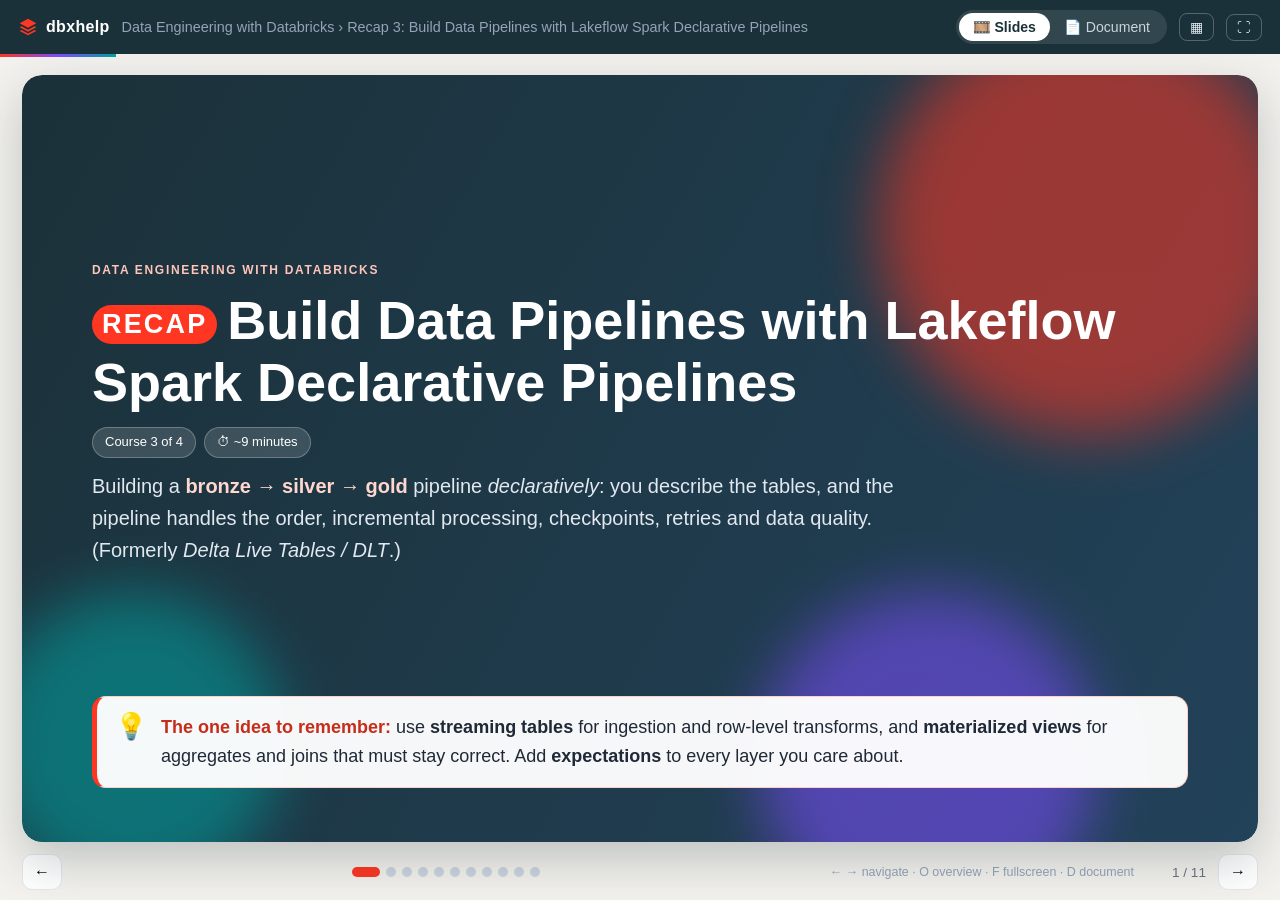
<file: modules/data-engineering/03-declarative-pipelines/declarative-pipelines-recap.html>
<!DOCTYPE html>
<html lang="en">
<head>
<meta charset="utf-8">
<meta name="viewport" content="width=device-width, initial-scale=1">
<title>Recap 3: Build Data Pipelines with Lakeflow Spark Declarative Pipelines · dbxhelp</title>
<style>
.dbx{--navy:#1B3139;--accent:#FF3621;--blue:#2272B4;--teal:#00A3A1;--purple:#7C4DFF;--amber:#FFAB00;--ink:#1F2937;--muted:#6B7280;--line:#E5E7EB;font-family:-apple-system,BlinkMacSystemFont,"Segoe UI",Roboto,Helvetica,Arial,sans-serif;color:var(--ink);font-size:15px;line-height:1.6;max-width:1100px}
.dbx *{box-sizing:border-box}
.dbx>*{animation:dbxRise .55s cubic-bezier(.2,.7,.2,1) both}
.dbx>*:nth-child(2){animation-delay:.06s}.dbx>*:nth-child(3){animation-delay:.12s}.dbx>*:nth-child(4){animation-delay:.18s}.dbx>*:nth-child(5){animation-delay:.24s}.dbx>*:nth-child(6){animation-delay:.3s}.dbx>*:nth-child(n+7){animation-delay:.36s}
@keyframes dbxRise{from{opacity:0;transform:translateY(14px)}to{opacity:1;transform:none}}
@keyframes dbxGrad{0%{background-position:0% 50%}50%{background-position:100% 50%}100%{background-position:0% 50%}}
@keyframes dbxFloat{0%,100%{transform:translate(0,0) scale(1)}50%{transform:translate(18px,-14px) scale(1.08)}}
@keyframes dbxLine{from{width:0}to{width:100%}}
@keyframes dbxPulse{0%,100%{box-shadow:0 0 0 0 rgba(255,54,33,.25)}50%{box-shadow:0 0 0 8px rgba(255,54,33,0)}}
.dbx .hero{position:relative;overflow:hidden;border-radius:18px;padding:38px 40px 34px;margin:4px 0 18px;color:#fff;background:linear-gradient(120deg,#1B3139,#22425a,#2a2f6b,#1B3139);background-size:300% 300%;animation:dbxGrad 14s ease infinite,dbxRise .6s both}
.dbx .blob{position:absolute;border-radius:50%;filter:blur(30px);opacity:.55;animation:dbxFloat 9s ease-in-out infinite}
.dbx .b1{width:220px;height:220px;background:#FF3621;right:-40px;top:-60px}
.dbx .b2{width:180px;height:180px;background:#7C4DFF;right:160px;bottom:-90px;animation-delay:-3s}
.dbx .b3{width:140px;height:140px;background:#00A3A1;left:-40px;bottom:-50px;animation-delay:-6s}
.dbx .hero-in{position:relative}
.dbx .kicker{text-transform:uppercase;letter-spacing:.14em;font-size:12px;color:#FFC4BA;font-weight:700}
.dbx .hero h1{font-size:34px;line-height:1.15;margin:8px 0 14px;color:#fff;font-weight:800}
.dbx .kicker-inline{display:inline-block;font-size:.5em;vertical-align:middle;background:var(--accent);padding:4px 10px;border-radius:999px;margin-right:10px;letter-spacing:.08em;text-transform:uppercase}
.dbx .chips{display:flex;flex-wrap:wrap;gap:8px;margin-bottom:12px}
.dbx .chip{background:rgba(255,255,255,.14);border:1px solid rgba(255,255,255,.25);padding:4px 12px;border-radius:999px;font-size:13px;color:#fff}
.dbx .chip strong{color:#fff}
.dbx .sub{color:#E2E8F0;font-size:16px;margin:0;max-width:820px}
.dbx .sub strong,.dbx .sub b{color:#FFD7CF}
.dbx .sub code{background:rgba(255,255,255,.16);color:#fff}
.dbx .idea{display:flex;gap:14px;align-items:flex-start;background:linear-gradient(135deg,#FFF4F1,#FFF);border:1px solid #FFD0C7;border-left:5px solid var(--accent);border-radius:14px;padding:16px 18px;margin:14px 0;animation:dbxRise .55s both,dbxPulse 3s ease-in-out 1s 2}
.dbx .idea-icon{font-size:26px;line-height:1}
.dbx .idea b{color:#C62D1A}
.dbx .sec-head{display:flex;align-items:center;gap:12px;margin:6px 0 14px;position:relative;padding-bottom:10px}
.dbx .sec-head:after{content:"";position:absolute;left:0;bottom:0;height:3px;border-radius:3px;background:linear-gradient(90deg,var(--accent),var(--purple),var(--teal));animation:dbxLine .9s ease-out both}
.dbx .sec-num{font-weight:800;font-size:13px;color:#fff;background:linear-gradient(135deg,var(--accent),#ff7a59);padding:5px 10px;border-radius:9px;letter-spacing:.05em}
.dbx .sec-icon{font-size:26px;line-height:1}
.dbx .sec-head h2{margin:0;font-size:25px;color:var(--navy);font-weight:800;border:0}
.dbx h3{color:var(--navy);margin:18px 0 8px}
.dbx p{margin:8px 0}
.dbx a{color:var(--blue)}
.dbx code{background:#EEF2FF;color:#3730A3;padding:1px 6px;border-radius:6px;font-size:.88em;font-family:ui-monospace,SFMono-Regular,Menlo,Consolas,monospace}
.dbx .tbl{overflow-x:auto;border-radius:12px;border:1px solid var(--line);box-shadow:0 2px 10px rgba(27,49,57,.06);margin:12px 0;background:#fff}
.dbx table{border-collapse:collapse;width:100%;font-size:14px}
.dbx th{background:linear-gradient(135deg,#1B3139,#2B4F63);color:#fff;text-align:left;padding:10px 12px;font-weight:600}
.dbx td{padding:9px 12px;border-top:1px solid var(--line);vertical-align:top}
.dbx tr:nth-child(even) td{background:#F8FAFC}
.dbx tr:hover td{background:#FFF4F1}
.dbx td:first-child{font-weight:600;color:var(--navy)}
.dbx ul,.dbx ol{padding-left:22px;margin:8px 0}
.dbx li{margin:5px 0}
.dbx li::marker{color:var(--accent)}
.dbx li.bad,.dbx li.good{list-style:none;margin:8px 0 8px -22px;padding:10px 14px;border-radius:10px}
.dbx li.bad{background:#FFF1F0;border:1px solid #FFCDC7}
.dbx li.good{background:#ECFDF3;border:1px solid #B7EBC9}
.dbx blockquote.callout{margin:14px 0;padding:12px 16px 12px 46px;border-radius:12px;background:linear-gradient(135deg,#E8F1FF,#F5F9FF);border:1px solid #C7DBFF;position:relative;color:#1E3A5F}
.dbx blockquote.callout:before{content:"ℹ️";position:absolute;left:14px;top:11px;font-size:18px}
.dbx blockquote.callout p{margin:4px 0}
.dbx .code{border-radius:12px;overflow:hidden;margin:12px 0;box-shadow:0 8px 24px rgba(15,23,42,.18);background:#0D1117}
.dbx .code-bar{display:flex;align-items:center;gap:6px;padding:8px 12px;background:#161B22;border-bottom:1px solid #30363D}
.dbx .code-bar i{width:11px;height:11px;border-radius:50%;background:#FF5F57;display:inline-block}
.dbx .code-bar i:nth-child(2){background:#FEBC2E}.dbx .code-bar i:nth-child(3){background:#28C840}
.dbx .lang{margin-left:8px;color:#8B949E;font-size:11px;letter-spacing:.1em;font-weight:700}
.dbx .run{margin-left:auto;color:#3FB950;font-size:11px;font-weight:700}
.dbx .copy{display:none}
.dbx .code pre{margin:0;padding:14px 16px;color:#E6EDF3;font-size:13px;line-height:1.55;overflow-x:auto;font-family:ui-monospace,SFMono-Regular,Menlo,Consolas,monospace;background:transparent}
.dbx pre.diagram{background:linear-gradient(135deg,#F8FAFC,#EEF2FF);border:1px dashed #A5B4FC;border-radius:12px;padding:14px 16px;font-size:13px;color:#312E81;overflow-x:auto;font-family:ui-monospace,SFMono-Regular,Menlo,Consolas,monospace}
.dbx .tryit{display:flex;gap:12px;align-items:center;background:linear-gradient(135deg,#ECFDF3,#F0FDFA);border:1px solid #A7F3D0;border-radius:12px;padding:12px 16px;margin:12px 0}
.dbx .tryit b{color:#047857}
.dbx .present{display:flex;gap:16px;align-items:center;border-radius:14px;padding:16px 20px;background:linear-gradient(120deg,#2a2f6b,#7C4DFF);color:#fff;box-shadow:0 10px 30px rgba(124,77,255,.3)}
.dbx .present b{font-size:17px}
.dbx .present span{color:#E9E5FF}
.dbx .present .big{font-size:34px}
.dbx .footer{margin-top:10px;padding:14px 18px;border-radius:12px;background:#F8FAFC;border:1px solid var(--line);color:var(--muted);font-size:13px}
:root{--navy:#1B3139;--accent:#FF3621;--blue:#2272B4;--purple:#7C4DFF;--teal:#00A3A1;--bg:#F4F2EE;--muted:#6B7280;--line:#E5E7EB}
*{box-sizing:border-box}
html,body{margin:0;height:100%}
body{font-family:-apple-system,BlinkMacSystemFont,"Segoe UI",Roboto,Helvetica,Arial,sans-serif;background:var(--bg);color:#1F2937;overflow:hidden}
body.embedded{height:760px}
#app{display:flex;flex-direction:column;height:100%}
header{display:flex;align-items:center;gap:12px;padding:10px 18px;background:var(--navy);color:#fff;flex:none;z-index:5}
.brand{display:flex;align-items:center;gap:8px;font-weight:800;letter-spacing:.02em}
.crumb{color:#94A3B8;font-size:.9em;white-space:nowrap;overflow:hidden;text-overflow:ellipsis;flex:1}
.seg{display:inline-flex;background:rgba(255,255,255,.1);border-radius:999px;padding:3px}
.seg button{border:0;background:transparent;color:#CBD5E1;padding:6px 14px;border-radius:999px;cursor:pointer;font-size:.88em;font-family:inherit}
.seg button.on{background:#fff;color:var(--navy);font-weight:700}
.hbtn{border:1px solid rgba(255,255,255,.25);background:transparent;color:#E2E8F0;border-radius:8px;padding:5px 10px;cursor:pointer;font-size:.85em;font-family:inherit}
.hbtn:hover{background:rgba(255,255,255,.1)}
#bar{height:3px;background:linear-gradient(90deg,var(--accent),var(--purple),var(--teal));width:0;transition:width .35s ease;flex:none}
#slides{flex:1;display:flex;flex-direction:column;min-height:0;padding:18px 22px 10px;position:relative}
.stage{flex:1;position:relative;min-height:0;perspective:1400px}
.slide{position:absolute;inset:0;background:#fff;border-radius:20px;box-shadow:0 18px 50px rgba(27,49,57,.14);overflow:auto;padding:34px 52px 40px}
.slide.enter-r{animation:inR .5s cubic-bezier(.2,.8,.2,1) both}
.slide.enter-l{animation:inL .5s cubic-bezier(.2,.8,.2,1) both}
@keyframes inR{from{opacity:0;transform:translateX(60px) rotateY(-6deg)}to{opacity:1;transform:none}}
@keyframes inL{from{opacity:0;transform:translateX(-60px) rotateY(6deg)}to{opacity:1;transform:none}}
.slide .dbx{max-width:none;font-size:18px}
.slide .dbx .sec-head h2{font-size:32px}
.slide .dbx table{font-size:16px}
.slide .dbx .code pre{font-size:14.5px}
.slide .dbx>*{animation:dbxRise .6s cubic-bezier(.2,.7,.2,1) both;animation-delay:calc(var(--i,0) * 90ms + 120ms)}
.slide.title{padding:0;overflow:hidden;background:transparent;box-shadow:0 18px 50px rgba(27,49,57,.25)}
.slide.title .dbx{height:100%;display:flex;flex-direction:column;position:relative}
.slide.title .hero{flex:1;margin:0;border-radius:20px;display:flex;align-items:center;padding:60px 70px 150px}
.slide.title .hero h1{font-size:54px}
.slide.title .sub{font-size:20px}
.slide.title .b1{width:420px;height:420px}.slide.title .b2{width:340px;height:340px}.slide.title .b3{width:300px;height:300px}
.slide.title .idea{position:absolute;left:70px;right:70px;bottom:40px;font-size:18px;background:rgba(255,255,255,.96)}
.slide.title .dbx>:not(.hero):not(.idea){display:none}
.controls{display:flex;align-items:center;gap:12px;padding-top:12px;flex:none}
.controls .nav{border:1px solid var(--line);background:#fff;border-radius:10px;width:40px;height:36px;cursor:pointer;font-size:16px}
.controls .nav:hover{border-color:var(--accent);color:var(--accent)}
.dots{display:flex;gap:6px;flex:1;justify-content:center;flex-wrap:wrap}
.dots button{width:10px;height:10px;border-radius:50%;border:0;background:#CBD5E1;cursor:pointer;padding:0;transition:all .25s}
.dots button.on{background:var(--accent);width:28px;border-radius:6px}
.count{color:var(--muted);font-size:.85em;min-width:60px;text-align:right}
.hint{color:#94A3B8;font-size:.78em;white-space:nowrap}
#overview{position:absolute;inset:0;background:rgba(244,242,238,.97);z-index:4;display:none;overflow:auto;padding:26px}
#overview.on{display:block;animation:dbxRise .3s both}
.grid{display:grid;grid-template-columns:repeat(auto-fill,minmax(220px,1fr));gap:14px}
.card{background:#fff;border-radius:14px;padding:16px;cursor:pointer;border:2px solid transparent;box-shadow:0 4px 14px rgba(0,0,0,.06);transition:all .2s}
.card:hover{transform:translateY(-3px);border-color:var(--accent)}
.card .n{font-size:.75em;color:var(--muted);font-weight:700}
.card .i{font-size:28px;margin:6px 0}
.card .t{font-weight:700;color:var(--navy)}
#doc{flex:1;display:none;min-height:0}
body.docmode #slides{display:none}
body.docmode #doc{display:flex}
#toc{width:270px;flex:none;overflow:auto;padding:22px 14px;border-right:1px solid var(--line);background:#fff}
#toc a{display:flex;gap:8px;align-items:center;padding:7px 10px;border-radius:9px;color:#334155;text-decoration:none;font-size:.9em;margin:2px 0}
#toc a:hover{background:#F1F5F9}
#toc a.on{background:#FFF1EE;color:#C62D1A;font-weight:700}
#docScroll{flex:1;overflow:auto;padding:26px 34px 80px}
.dsec{background:#fff;border-radius:18px;padding:26px 32px;margin:0 auto 18px;max-width:1000px;box-shadow:0 4px 18px rgba(27,49,57,.06);opacity:0;transform:translateY(20px);transition:opacity .6s,transform .6s cubic-bezier(.2,.7,.2,1)}
.dsec.seen{opacity:1;transform:none}
.dsec.herosec{padding:0;background:transparent;box-shadow:none}
.dsec .dbx>*{animation:none}
.quiz{max-width:820px}
.confetti{position:fixed;top:-20px;font-size:22px;z-index:9;animation:fall 2.6s linear forwards;pointer-events:none}
@keyframes fall{to{transform:translateY(110vh) rotate(720deg);opacity:.7}}
.dbx .code .copy{display:inline-block;margin-left:auto;border:1px solid #30363D;background:#21262D;color:#C9D1D9;border-radius:6px;font-size:11px;padding:2px 8px;cursor:pointer}
.dbx .code .run+.copy{margin-left:10px}
@media (max-width:760px){.slide{padding:22px}.slide.title .hero{padding:30px 30px 160px}.slide.title .hero h1{font-size:32px}.slide.title .idea{left:16px;right:16px}#toc{display:none}.crumb{display:none}.hint{display:none}}
@media print{header,.controls,#bar,#toc{display:none}body{overflow:visible}#doc{display:block}#slides{display:none}.dsec{opacity:1;transform:none;box-shadow:none}}
</style>
</head>
<body>
<div id="app">
<header>
  <div class="brand"><svg width="20" height="20" viewBox="0 0 24 24" fill="#FF3621"><path d="M12 2 2 7.5l10 5.5 10-5.5L12 2Zm0 13.2L4.2 11 2 12.2 12 17.7l10-5.5-2.2-1.2L12 15.2Zm0 4.6-7.8-4.3L2 16.7 12 22l10-5.3-2.2-1.2L12 19.8Z"/></svg>dbxhelp</div>
  <div class="crumb">Data Engineering with Databricks › Recap 3: Build Data Pipelines with Lakeflow Spark Declarative Pipelines</div>
  <div class="seg"><button id="bSlides" class="on">🎞️ Slides</button><button id="bDoc">📄 Document</button></div>
  <button class="hbtn" id="bOver" title="Overview (O)">▦</button>
  <button class="hbtn" id="bFull" title="Fullscreen (F)">⛶</button>
</header>
<div id="bar"></div>
<section id="slides">
  <div class="stage" id="stage"></div>
  <div class="controls"><button class="nav" id="prev" title="Previous (←)">←</button><div class="dots" id="dots"></div><span class="hint">← → navigate · O overview · F fullscreen · D document</span><span class="count" id="count"></span><button class="nav" id="next" title="Next (→)">→</button></div>
  <div id="overview"><div class="grid" id="grid"></div></div>
</section>
<section id="doc"><nav id="toc"></nav><div id="docScroll"></div></section>
</div>
<script>
function dbxQuiz(root, questions, onDone) {
  if (typeof root === 'string') root = document.getElementById(root);
  var i = 0, score = 0, picked = null, shown = false, done = false;
  function esc(s) { return String(s).replace(/&/g, '&amp;').replace(/</g, '&lt;').replace(/>/g, '&gt;').replace(/`([^`]+)`/g, '<code style="background:#EEF2FF;color:#3730A3;padding:1px 6px;border-radius:6px">$1</code>'); }
  function btn(label, primary) { return '<button style="margin-top:16px;padding:10px 22px;border-radius:10px;border:none;cursor:pointer;font-weight:700;background:' + (primary ? 'linear-gradient(135deg,#FF3621,#7C4DFF)' : '#E5E7EB') + ';color:' + (primary ? '#fff' : '#6B7280') + ';font-size:0.95em;box-shadow:' + (primary ? '0 6px 18px rgba(124,77,255,.3)' : 'none') + '">' + label + '</button>'; }
  var box = 'padding:22px 24px;border-radius:16px;background:#fff;border:1px solid #E5E7EB;box-shadow:0 8px 28px rgba(27,49,57,.08);animation:dbxQ .4s ease both';
  var style = '<style>@keyframes dbxQ{from{opacity:0;transform:translateY(10px)}to{opacity:1;transform:none}}</style>';
  function bar() {
    var h = '<div style="display:flex;gap:6px;margin-bottom:14px">';
    for (var k = 0; k < questions.length; k++) h += '<div style="flex:1;height:6px;border-radius:6px;background:' + (k < i ? 'linear-gradient(90deg,#FF3621,#7C4DFF)' : k === i ? '#C4B5FD' : '#E5E7EB') + '"></div>';
    return h + '</div>';
  }
  function render() {
    if (i >= questions.length) {
      var pct = Math.round(score / questions.length * 100), msg = pct === 100 ? 'Perfect! 🎉' : pct >= 60 ? 'Nice work! 💪' : 'Worth another look 📖';
      root.innerHTML = style + '<div style="' + box + ';text-align:center"><div style="font-size:48px">' + (pct === 100 ? '🏆' : pct >= 60 ? '🌟' : '🔁') + '</div><div style="font-size:1.6em;font-weight:800;color:#1B3139">' + score + ' / ' + questions.length + '</div><div style="color:#6B7280;margin-top:4px">' + msg + '</div>' + btn('Retake', true) + '</div>';
      root.querySelector('button').onclick = function () { i = 0; score = 0; picked = null; shown = false; done = false; render(); };
      if (!done && onDone) { done = true; onDone(score, questions.length); }
      return;
    }
    var Q = questions[i], h = style + '<div style="' + box + '">' + bar();
    h += '<div style="color:#7C4DFF;font-size:0.8em;font-weight:800;letter-spacing:.08em;text-transform:uppercase;margin-bottom:6px">Question ' + (i + 1) + ' of ' + questions.length + '</div>';
    h += '<div style="font-weight:700;color:#1B3139;margin-bottom:14px;line-height:1.5;font-size:1.05em">' + esc(Q.q) + '</div>';
    Q.o.forEach(function (t, k) {
      var bg = '#fff', bd = '#E5E7EB', mark = String.fromCharCode(65 + k);
      if (shown && k === Q.c) { bg = '#ECFDF3'; bd = '#22C55E'; mark = '✓'; }
      else if (shown && k === picked) { bg = '#FFF1F0'; bd = '#EF4444'; mark = '✗'; }
      else if (!shown && k === picked) { bg = '#F5F3FF'; bd = '#7C4DFF'; }
      h += '<div data-k="' + k + '" style="display:flex;gap:12px;align-items:center;padding:11px 14px;margin:8px 0;border:2px solid ' + bd + ';background:' + bg + ';border-radius:12px;cursor:' + (shown ? 'default' : 'pointer') + ';color:#1F2937;transition:all .15s">' +
        '<span style="flex:none;width:28px;height:28px;border-radius:8px;display:inline-flex;align-items:center;justify-content:center;font-weight:800;font-size:.85em;background:' + (bd === '#E5E7EB' ? '#F1F5F9' : bd) + ';color:' + (bd === '#E5E7EB' ? '#64748B' : '#fff') + '">' + mark + '</span><span>' + esc(t) + '</span></div>';
    });
    if (shown) {
      var ok = picked === Q.c;
      h += '<div style="margin-top:14px;padding:14px 16px;border-radius:12px;background:' + (ok ? '#ECFDF3' : '#FFF7ED') + ';border:1px solid ' + (ok ? '#A7F3D0' : '#FED7AA') + ';color:#1F2937;animation:dbxQ .3s both"><strong>' + (ok ? '✅ Correct.' : '💡 Not quite.') + '</strong> ' + esc(Q.e) + '</div>' + btn(i + 1 < questions.length ? 'Next →' : 'See score', true);
    } else {
      h += btn('Submit', picked !== null);
    }
    root.innerHTML = h + '</div>';
    if (!shown) root.querySelectorAll('[data-k]').forEach(function (el) { el.onclick = function () { picked = +el.getAttribute('data-k'); render(); }; });
    root.querySelector('button').onclick = function () {
      if (!shown) { if (picked === null) return; if (picked === Q.c) score++; shown = true; }
      else { i++; picked = null; shown = false; }
      render();
    };
  }
  render();
}
var SLIDES = [{"title": "Recap: Build Data Pipelines with Lakeflow Spark Declarative Pipelines", "icon": "🚀", "html": "<div class=\"hero\"><div class=\"blob b1\"><\/div><div class=\"blob b2\"><\/div><div class=\"blob b3\"><\/div><div class=\"hero-in\"><div class=\"kicker\">Data Engineering with Databricks<\/div><h1><span class=\"kicker-inline\">Recap<\/span>Build Data Pipelines with Lakeflow Spark Declarative Pipelines<\/h1><div class=\"chips\"><span class=\"chip\">Course 3 of 4<\/span><span class=\"chip\">⏱ ~9 minutes<\/span><\/div><p class=\"sub\">Building a <strong>bronze → silver → gold<\/strong> pipeline <em>declaratively<\/em>: you describe the tables, and the pipeline handles the order, incremental processing, checkpoints, retries and data quality. (Formerly <em>Delta Live Tables / DLT<\/em>.)<\/p><\/div><\/div><div class=\"idea\"><span class=\"idea-icon\">💡<\/span><div><b>The one idea to remember:<\/b> use <strong>streaming tables<\/strong> for ingestion and row-level transforms, and <strong>materialized views<\/strong> for aggregates and joins that must stay correct. Add <strong>expectations<\/strong> to every layer you care about.<\/div><\/div>"}, {"title": "What we covered", "icon": "🗺️", "html": "<div class=\"sec-head\"><span class=\"sec-num\">01<\/span><span class=\"sec-icon\">🗺️<\/span><h2>What we covered<\/h2><\/div><div class=\"tbl\"><table>\n<thead>\n<tr>\n<th>Topic<\/th>\n<th>Key takeaway<\/th>\n<\/tr>\n<\/thead>\n<tbody>\n<tr>\n<td>Why declarative pipelines<\/td>\n<td>Define <em>what<\/em> the tables are, not <em>how<\/em> to run them. Dependencies are resolved automatically<\/td>\n<\/tr>\n<tr>\n<td>Dataset types<\/td>\n<td><strong>Streaming tables<\/strong>, <strong>materialized views<\/strong>, temporary views, and <strong>flows<\/strong><\/td>\n<\/tr>\n<tr>\n<td>Developing a pipeline<\/td>\n<td><strong>Lakeflow Pipelines Editor<\/strong>, pipeline settings, dry run, and the pipeline graph<\/td>\n<\/tr>\n<tr>\n<td>Medallion with Auto Loader<\/td>\n<td><code>STREAM read_files()<\/code> into bronze, cleaned silver, aggregated gold<\/td>\n<\/tr>\n<tr>\n<td>Data quality<\/td>\n<td><strong>Expectations<\/strong>: warn, drop or fail<\/td>\n<\/tr>\n<tr>\n<td>Running in production<\/td>\n<td>Triggered vs continuous, development vs production mode, scheduling with a job<\/td>\n<\/tr>\n<tr>\n<td>Monitoring<\/td>\n<td>Pipeline graph, data quality metrics, and the <strong>event log<\/strong><\/td>\n<\/tr>\n<tr>\n<td>Change data capture<\/td>\n<td><strong>AUTO CDC INTO<\/strong> (formerly APPLY CHANGES) for <strong>SCD Type 1 and 2<\/strong><\/td>\n<\/tr>\n<\/tbody>\n<\/table><\/div>"}, {"title": "Dataset types", "icon": "🧱", "html": "<div class=\"sec-head\"><span class=\"sec-num\">02<\/span><span class=\"sec-icon\">🧱<\/span><h2>Dataset types<\/h2><\/div><div class=\"tbl\"><table>\n<thead>\n<tr>\n<th>Object<\/th>\n<th>Semantics<\/th>\n<th>Typical layer<\/th>\n<\/tr>\n<\/thead>\n<tbody>\n<tr>\n<td><strong>Streaming table (ST)<\/strong><\/td>\n<td>Incremental and append-oriented: each source row is processed <strong>once<\/strong><\/td>\n<td>Bronze ingestion, silver cleansing, CDC targets<\/td>\n<\/tr>\n<tr>\n<td><strong>Materialized view (MV)<\/strong><\/td>\n<td>Query result that is kept <strong>correct<\/strong> on every refresh. It is refreshed incrementally when possible and reflects updates and deletes<\/td>\n<td>Gold aggregates, joins with changing dimensions<\/td>\n<\/tr>\n<tr>\n<td><strong>Temporary view<\/strong><\/td>\n<td>Not persisted, visible only inside the pipeline<\/td>\n<td>Intermediate logic<\/td>\n<\/tr>\n<tr>\n<td><strong>Flow<\/strong><\/td>\n<td>A query that writes into a target. Several <strong>append flows<\/strong> can feed one ST<\/td>\n<td>Fan-in from many sources, backfills<\/td>\n<\/tr>\n<\/tbody>\n<\/table><\/div>\n<p><code>STREAM(...)<\/code> / <code>spark.readStream<\/code> gives a <strong>streaming<\/strong> read, so the result is a streaming table. A plain <code>FROM<\/code> / <code>spark.read<\/code> gives a <strong>batch<\/strong> read, so the result is a materialized view.<\/p>"}, {"title": "A medallion pipeline in SQL", "icon": "🏗️", "html": "<div class=\"sec-head\"><span class=\"sec-num\">03<\/span><span class=\"sec-icon\">🏗️<\/span><h2>A medallion pipeline in SQL<\/h2><\/div><div class=\"code\"><div class=\"code-bar\"><i><\/i><i><\/i><i><\/i><span class=\"lang\">SQL<\/span><button class=\"copy\" type=\"button\">copy<\/button><\/div><pre><span style=\"color: #8B949E; font-style: italic\">-- Bronze: incremental file ingestion with Auto Loader<\/span>\n<span style=\"color: #FF7B72\">CREATE<\/span><span style=\"color: #6E7681\"> <\/span><span style=\"color: #FF7B72\">OR<\/span><span style=\"color: #6E7681\"> <\/span><span style=\"color: #E6EDF3\">REFRESH<\/span><span style=\"color: #6E7681\"> <\/span><span style=\"color: #E6EDF3\">STREAMING<\/span><span style=\"color: #6E7681\"> <\/span><span style=\"color: #FF7B72\">TABLE<\/span><span style=\"color: #6E7681\"> <\/span><span style=\"color: #E6EDF3\">orders_bronze<\/span>\n<span style=\"color: #FF7B72\">COMMENT<\/span><span style=\"color: #6E7681\"> <\/span><span style=\"color: #A5D6FF\">'Raw orders'<\/span>\n<span style=\"color: #FF7B72\">AS<\/span><span style=\"color: #6E7681\"> <\/span><span style=\"color: #FF7B72\">SELECT<\/span><span style=\"color: #6E7681\"> <\/span><span style=\"color: #FF7B72; font-weight: bold\">*<\/span><span style=\"color: #E6EDF3\">,<\/span><span style=\"color: #6E7681\"> <\/span><span style=\"color: #E6EDF3\">_metadata.file_name<\/span><span style=\"color: #6E7681\"> <\/span><span style=\"color: #FF7B72\">AS<\/span><span style=\"color: #6E7681\"> <\/span><span style=\"color: #E6EDF3\">source_file,<\/span><span style=\"color: #6E7681\"> <\/span><span style=\"color: #FF7B72\">current_timestamp<\/span><span style=\"color: #E6EDF3\">()<\/span><span style=\"color: #6E7681\"> <\/span><span style=\"color: #FF7B72\">AS<\/span><span style=\"color: #6E7681\"> <\/span><span style=\"color: #E6EDF3\">ingested_at<\/span>\n<span style=\"color: #FF7B72\">FROM<\/span><span style=\"color: #6E7681\"> <\/span><span style=\"color: #E6EDF3\">STREAM<\/span><span style=\"color: #6E7681\"> <\/span><span style=\"color: #E6EDF3\">read_files(<\/span><span style=\"color: #A5D6FF\">'/Volumes/shop/raw/orders/'<\/span><span style=\"color: #E6EDF3\">,<\/span><span style=\"color: #6E7681\"> <\/span><span style=\"color: #E6EDF3\">format<\/span><span style=\"color: #6E7681\"> <\/span><span style=\"color: #FF7B72; font-weight: bold\">=&gt;<\/span><span style=\"color: #6E7681\"> <\/span><span style=\"color: #A5D6FF\">'json'<\/span><span style=\"color: #E6EDF3\">);<\/span>\n\n<span style=\"color: #8B949E; font-style: italic\">-- Silver: clean + data quality<\/span>\n<span style=\"color: #FF7B72\">CREATE<\/span><span style=\"color: #6E7681\"> <\/span><span style=\"color: #FF7B72\">OR<\/span><span style=\"color: #6E7681\"> <\/span><span style=\"color: #E6EDF3\">REFRESH<\/span><span style=\"color: #6E7681\"> <\/span><span style=\"color: #E6EDF3\">STREAMING<\/span><span style=\"color: #6E7681\"> <\/span><span style=\"color: #FF7B72\">TABLE<\/span><span style=\"color: #6E7681\"> <\/span><span style=\"color: #E6EDF3\">orders_silver<\/span><span style=\"color: #6E7681\"> <\/span><span style=\"color: #E6EDF3\">(<\/span>\n<span style=\"color: #6E7681\">  <\/span><span style=\"color: #FF7B72\">CONSTRAINT<\/span><span style=\"color: #6E7681\"> <\/span><span style=\"color: #E6EDF3\">valid_id<\/span><span style=\"color: #6E7681\">     <\/span><span style=\"color: #E6EDF3\">EXPECT<\/span><span style=\"color: #6E7681\"> <\/span><span style=\"color: #E6EDF3\">(order_id<\/span><span style=\"color: #6E7681\"> <\/span><span style=\"color: #FF7B72\">IS<\/span><span style=\"color: #6E7681\"> <\/span><span style=\"color: #FF7B72\">NOT<\/span><span style=\"color: #6E7681\"> <\/span><span style=\"color: #FF7B72\">NULL<\/span><span style=\"color: #E6EDF3\">)<\/span><span style=\"color: #6E7681\"> <\/span><span style=\"color: #FF7B72\">ON<\/span><span style=\"color: #6E7681\"> <\/span><span style=\"color: #E6EDF3\">VIOLATION<\/span><span style=\"color: #6E7681\"> <\/span><span style=\"color: #FF7B72\">DROP<\/span><span style=\"color: #6E7681\"> <\/span><span style=\"color: #FF7B72\">ROW<\/span><span style=\"color: #E6EDF3\">,<\/span>\n<span style=\"color: #6E7681\">  <\/span><span style=\"color: #FF7B72\">CONSTRAINT<\/span><span style=\"color: #6E7681\"> <\/span><span style=\"color: #E6EDF3\">positive_amt<\/span><span style=\"color: #6E7681\"> <\/span><span style=\"color: #E6EDF3\">EXPECT<\/span><span style=\"color: #6E7681\"> <\/span><span style=\"color: #E6EDF3\">(amount<\/span><span style=\"color: #6E7681\"> <\/span><span style=\"color: #FF7B72; font-weight: bold\">&gt;<\/span><span style=\"color: #6E7681\"> <\/span><span style=\"color: #A5D6FF\">0<\/span><span style=\"color: #E6EDF3\">)<\/span><span style=\"color: #6E7681\">           <\/span><span style=\"color: #FF7B72\">ON<\/span><span style=\"color: #6E7681\"> <\/span><span style=\"color: #E6EDF3\">VIOLATION<\/span><span style=\"color: #6E7681\"> <\/span><span style=\"color: #E6EDF3\">FAIL<\/span><span style=\"color: #6E7681\"> <\/span><span style=\"color: #FF7B72\">UPDATE<\/span><span style=\"color: #E6EDF3\">,<\/span>\n<span style=\"color: #6E7681\">  <\/span><span style=\"color: #FF7B72\">CONSTRAINT<\/span><span style=\"color: #6E7681\"> <\/span><span style=\"color: #E6EDF3\">has_email<\/span><span style=\"color: #6E7681\">    <\/span><span style=\"color: #E6EDF3\">EXPECT<\/span><span style=\"color: #6E7681\"> <\/span><span style=\"color: #E6EDF3\">(email<\/span><span style=\"color: #6E7681\"> <\/span><span style=\"color: #FF7B72\">IS<\/span><span style=\"color: #6E7681\"> <\/span><span style=\"color: #FF7B72\">NOT<\/span><span style=\"color: #6E7681\"> <\/span><span style=\"color: #FF7B72\">NULL<\/span><span style=\"color: #E6EDF3\">)<\/span><span style=\"color: #6E7681\">                      <\/span><span style=\"color: #8B949E; font-style: italic\">-- warn only<\/span>\n<span style=\"color: #E6EDF3\">)<\/span>\n<span style=\"color: #FF7B72\">AS<\/span><span style=\"color: #6E7681\"> <\/span><span style=\"color: #FF7B72\">SELECT<\/span><span style=\"color: #6E7681\"> <\/span><span style=\"color: #E6EDF3\">order_id,<\/span><span style=\"color: #6E7681\"> <\/span><span style=\"color: #FF7B72\">lower<\/span><span style=\"color: #E6EDF3\">(email)<\/span><span style=\"color: #6E7681\"> <\/span><span style=\"color: #FF7B72\">AS<\/span><span style=\"color: #6E7681\"> <\/span><span style=\"color: #E6EDF3\">email,<\/span><span style=\"color: #6E7681\"> <\/span><span style=\"color: #FF7B72\">CAST<\/span><span style=\"color: #E6EDF3\">(amount<\/span><span style=\"color: #6E7681\"> <\/span><span style=\"color: #FF7B72\">AS<\/span><span style=\"color: #6E7681\"> <\/span><span style=\"color: #E6EDF3\">DECIMAL(<\/span><span style=\"color: #A5D6FF\">10<\/span><span style=\"color: #E6EDF3\">,<\/span><span style=\"color: #A5D6FF\">2<\/span><span style=\"color: #E6EDF3\">))<\/span><span style=\"color: #6E7681\"> <\/span><span style=\"color: #FF7B72\">AS<\/span><span style=\"color: #6E7681\"> <\/span><span style=\"color: #E6EDF3\">amount,<\/span>\n<span style=\"color: #6E7681\">          <\/span><span style=\"color: #FF7B72\">CAST<\/span><span style=\"color: #E6EDF3\">(order_ts<\/span><span style=\"color: #6E7681\"> <\/span><span style=\"color: #FF7B72\">AS<\/span><span style=\"color: #6E7681\"> <\/span><span style=\"color: #FF7B72\">TIMESTAMP<\/span><span style=\"color: #E6EDF3\">)<\/span><span style=\"color: #6E7681\"> <\/span><span style=\"color: #FF7B72\">AS<\/span><span style=\"color: #6E7681\"> <\/span><span style=\"color: #E6EDF3\">order_ts<\/span>\n<span style=\"color: #FF7B72\">FROM<\/span><span style=\"color: #6E7681\"> <\/span><span style=\"color: #E6EDF3\">STREAM(orders_bronze);<\/span>\n\n<span style=\"color: #8B949E; font-style: italic\">-- Gold: aggregate for BI<\/span>\n<span style=\"color: #FF7B72\">CREATE<\/span><span style=\"color: #6E7681\"> <\/span><span style=\"color: #FF7B72\">OR<\/span><span style=\"color: #6E7681\"> <\/span><span style=\"color: #E6EDF3\">REFRESH<\/span><span style=\"color: #6E7681\"> <\/span><span style=\"color: #E6EDF3\">MATERIALIZED<\/span><span style=\"color: #6E7681\"> <\/span><span style=\"color: #FF7B72\">VIEW<\/span><span style=\"color: #6E7681\"> <\/span><span style=\"color: #E6EDF3\">daily_revenue<\/span>\n<span style=\"color: #FF7B72\">AS<\/span><span style=\"color: #6E7681\"> <\/span><span style=\"color: #FF7B72\">SELECT<\/span><span style=\"color: #6E7681\"> <\/span><span style=\"color: #E6EDF3\">date(order_ts)<\/span><span style=\"color: #6E7681\"> <\/span><span style=\"color: #FF7B72\">AS<\/span><span style=\"color: #6E7681\"> <\/span><span style=\"color: #E6EDF3\">order_date,<\/span><span style=\"color: #6E7681\"> <\/span><span style=\"color: #FF7B72\">sum<\/span><span style=\"color: #E6EDF3\">(amount)<\/span><span style=\"color: #6E7681\"> <\/span><span style=\"color: #FF7B72\">AS<\/span><span style=\"color: #6E7681\"> <\/span><span style=\"color: #E6EDF3\">revenue,<\/span><span style=\"color: #6E7681\"> <\/span><span style=\"color: #FF7B72\">count<\/span><span style=\"color: #E6EDF3\">(<\/span><span style=\"color: #FF7B72; font-weight: bold\">*<\/span><span style=\"color: #E6EDF3\">)<\/span><span style=\"color: #6E7681\"> <\/span><span style=\"color: #FF7B72\">AS<\/span><span style=\"color: #6E7681\"> <\/span><span style=\"color: #E6EDF3\">orders<\/span>\n<span style=\"color: #FF7B72\">FROM<\/span><span style=\"color: #6E7681\"> <\/span><span style=\"color: #E6EDF3\">orders_silver<\/span>\n<span style=\"color: #FF7B72\">GROUP<\/span><span style=\"color: #6E7681\"> <\/span><span style=\"color: #FF7B72\">BY<\/span><span style=\"color: #6E7681\"> <\/span><span style=\"color: #FF7B72\">ALL<\/span><span style=\"color: #E6EDF3\">;<\/span><\/pre><\/div>\n<p>Tables reference each other by name, and the pipeline builds the <strong>dependency graph<\/strong> from those references. You never write \"run bronze first\".<\/p>"}, {"title": "The same in Python", "icon": "🐍", "html": "<div class=\"sec-head\"><span class=\"sec-num\">04<\/span><span class=\"sec-icon\">🐍<\/span><h2>The same in Python<\/h2><\/div><div class=\"code\"><div class=\"code-bar\"><i><\/i><i><\/i><i><\/i><span class=\"lang\">PYTHON<\/span><button class=\"copy\" type=\"button\">copy<\/button><\/div><pre><span style=\"color: #FF7B72\">from<\/span><span style=\"color: #6E7681\"> <\/span><span style=\"color: #FF7B72\">pyspark<\/span><span style=\"color: #6E7681\"> <\/span><span style=\"color: #FF7B72\">import<\/span> <span style=\"color: #E6EDF3\">pipelines<\/span> <span style=\"color: #FF7B72\">as<\/span> <span style=\"color: #E6EDF3\">dp<\/span>        <span style=\"color: #8B949E; font-style: italic\"># older code: import dlt<\/span>\n<span style=\"color: #FF7B72\">from<\/span><span style=\"color: #6E7681\"> <\/span><span style=\"color: #FF7B72\">pyspark.sql<\/span><span style=\"color: #6E7681\"> <\/span><span style=\"color: #FF7B72\">import<\/span> <span style=\"color: #E6EDF3\">functions<\/span> <span style=\"color: #FF7B72\">as<\/span> <span style=\"color: #E6EDF3\">F<\/span>\n\n<span style=\"color: #D2A8FF; font-weight: bold\">@dp<\/span><span style=\"color: #FF7B72; font-weight: bold\">.<\/span><span style=\"color: #E6EDF3\">table(comment<\/span><span style=\"color: #FF7B72; font-weight: bold\">=<\/span><span style=\"color: #A5D6FF\">\"Raw orders\"<\/span><span style=\"color: #E6EDF3\">)<\/span>\n<span style=\"color: #FF7B72\">def<\/span><span style=\"color: #6E7681\"> <\/span><span style=\"color: #D2A8FF; font-weight: bold\">orders_bronze<\/span><span style=\"color: #E6EDF3\">():<\/span>\n    <span style=\"color: #FF7B72\">return<\/span> <span style=\"color: #E6EDF3\">(spark<\/span><span style=\"color: #FF7B72; font-weight: bold\">.<\/span><span style=\"color: #E6EDF3\">readStream<\/span><span style=\"color: #FF7B72; font-weight: bold\">.<\/span><span style=\"color: #E6EDF3\">format(<\/span><span style=\"color: #A5D6FF\">\"cloudFiles\"<\/span><span style=\"color: #E6EDF3\">)<\/span>\n            <span style=\"color: #FF7B72; font-weight: bold\">.<\/span><span style=\"color: #E6EDF3\">option(<\/span><span style=\"color: #A5D6FF\">\"cloudFiles.format\"<\/span><span style=\"color: #E6EDF3\">,<\/span> <span style=\"color: #A5D6FF\">\"json\"<\/span><span style=\"color: #E6EDF3\">)<\/span>\n            <span style=\"color: #FF7B72; font-weight: bold\">.<\/span><span style=\"color: #E6EDF3\">load(<\/span><span style=\"color: #A5D6FF\">\"/Volumes/shop/raw/orders/\"<\/span><span style=\"color: #E6EDF3\">))<\/span>\n\n<span style=\"color: #D2A8FF; font-weight: bold\">@dp<\/span><span style=\"color: #FF7B72; font-weight: bold\">.<\/span><span style=\"color: #E6EDF3\">table<\/span>\n<span style=\"color: #D2A8FF; font-weight: bold\">@dp<\/span><span style=\"color: #FF7B72; font-weight: bold\">.<\/span><span style=\"color: #E6EDF3\">expect_or_drop(<\/span><span style=\"color: #A5D6FF\">\"valid_id\"<\/span><span style=\"color: #E6EDF3\">,<\/span> <span style=\"color: #A5D6FF\">\"order_id IS NOT NULL\"<\/span><span style=\"color: #E6EDF3\">)<\/span>\n<span style=\"color: #D2A8FF; font-weight: bold\">@dp<\/span><span style=\"color: #FF7B72; font-weight: bold\">.<\/span><span style=\"color: #E6EDF3\">expect_or_fail(<\/span><span style=\"color: #A5D6FF\">\"positive_amt\"<\/span><span style=\"color: #E6EDF3\">,<\/span> <span style=\"color: #A5D6FF\">\"amount &gt; 0\"<\/span><span style=\"color: #E6EDF3\">)<\/span>\n<span style=\"color: #FF7B72\">def<\/span><span style=\"color: #6E7681\"> <\/span><span style=\"color: #D2A8FF; font-weight: bold\">orders_silver<\/span><span style=\"color: #E6EDF3\">():<\/span>\n    <span style=\"color: #FF7B72\">return<\/span> <span style=\"color: #E6EDF3\">spark<\/span><span style=\"color: #FF7B72; font-weight: bold\">.<\/span><span style=\"color: #E6EDF3\">readStream<\/span><span style=\"color: #FF7B72; font-weight: bold\">.<\/span><span style=\"color: #E6EDF3\">table(<\/span><span style=\"color: #A5D6FF\">\"orders_bronze\"<\/span><span style=\"color: #E6EDF3\">)<\/span><span style=\"color: #FF7B72; font-weight: bold\">.<\/span><span style=\"color: #E6EDF3\">withColumn(<\/span><span style=\"color: #A5D6FF\">\"email\"<\/span><span style=\"color: #E6EDF3\">,<\/span> <span style=\"color: #E6EDF3\">F<\/span><span style=\"color: #FF7B72; font-weight: bold\">.<\/span><span style=\"color: #E6EDF3\">lower(<\/span><span style=\"color: #A5D6FF\">\"email\"<\/span><span style=\"color: #E6EDF3\">))<\/span>\n\n<span style=\"color: #D2A8FF; font-weight: bold\">@dp<\/span><span style=\"color: #FF7B72; font-weight: bold\">.<\/span><span style=\"color: #E6EDF3\">materialized_view<\/span>\n<span style=\"color: #FF7B72\">def<\/span><span style=\"color: #6E7681\"> <\/span><span style=\"color: #D2A8FF; font-weight: bold\">daily_revenue<\/span><span style=\"color: #E6EDF3\">():<\/span>\n    <span style=\"color: #FF7B72\">return<\/span> <span style=\"color: #E6EDF3\">(spark<\/span><span style=\"color: #FF7B72; font-weight: bold\">.<\/span><span style=\"color: #E6EDF3\">read<\/span><span style=\"color: #FF7B72; font-weight: bold\">.<\/span><span style=\"color: #E6EDF3\">table(<\/span><span style=\"color: #A5D6FF\">\"orders_silver\"<\/span><span style=\"color: #E6EDF3\">)<\/span>\n            <span style=\"color: #FF7B72; font-weight: bold\">.<\/span><span style=\"color: #E6EDF3\">groupBy(F<\/span><span style=\"color: #FF7B72; font-weight: bold\">.<\/span><span style=\"color: #E6EDF3\">to_date(<\/span><span style=\"color: #A5D6FF\">\"order_ts\"<\/span><span style=\"color: #E6EDF3\">)<\/span><span style=\"color: #FF7B72; font-weight: bold\">.<\/span><span style=\"color: #E6EDF3\">alias(<\/span><span style=\"color: #A5D6FF\">\"order_date\"<\/span><span style=\"color: #E6EDF3\">))<\/span>\n            <span style=\"color: #FF7B72; font-weight: bold\">.<\/span><span style=\"color: #E6EDF3\">agg(F<\/span><span style=\"color: #FF7B72; font-weight: bold\">.<\/span><span style=\"color: #E6EDF3\">sum(<\/span><span style=\"color: #A5D6FF\">\"amount\"<\/span><span style=\"color: #E6EDF3\">)<\/span><span style=\"color: #FF7B72; font-weight: bold\">.<\/span><span style=\"color: #E6EDF3\">alias(<\/span><span style=\"color: #A5D6FF\">\"revenue\"<\/span><span style=\"color: #E6EDF3\">)))<\/span><\/pre><\/div>\n<p>SQL and Python files can be mixed in the same pipeline.<\/p>"}, {"title": "Data quality with expectations", "icon": "✅", "html": "<div class=\"sec-head\"><span class=\"sec-num\">05<\/span><span class=\"sec-icon\">✅<\/span><h2>Data quality with expectations<\/h2><\/div><div class=\"tbl\"><table>\n<thead>\n<tr>\n<th>Expectation<\/th>\n<th>Invalid rows<\/th>\n<th>Pipeline<\/th>\n<\/tr>\n<\/thead>\n<tbody>\n<tr>\n<td><code>EXPECT (...)<\/code> / <code>@dp.expect<\/code> (default: <strong>warn<\/strong>)<\/td>\n<td>Kept<\/td>\n<td>Continues. Violations are counted<\/td>\n<\/tr>\n<tr>\n<td><code>ON VIOLATION DROP ROW<\/code> / <code>@dp.expect_or_drop<\/code><\/td>\n<td><strong>Dropped<\/strong><\/td>\n<td>Continues. Violations are counted<\/td>\n<\/tr>\n<tr>\n<td><code>ON VIOLATION FAIL UPDATE<\/code> / <code>@dp.expect_or_fail<\/code><\/td>\n<td>—<\/td>\n<td>The update <strong>fails<\/strong>. Nothing is committed for that flow<\/td>\n<\/tr>\n<\/tbody>\n<\/table><\/div>\n<ul>\n<li>Violation metrics show up in the pipeline UI and in the <strong>event log<\/strong>.<\/li>\n<li><code>expect_all<\/code>, <code>expect_all_or_drop<\/code> and <code>expect_all_or_fail<\/code> take a dictionary of rules.<\/li>\n<li><strong>Quarantine pattern:<\/strong> don't just drop bad rows. Write them to a separate table with the inverted rule, so you can inspect them.<\/li>\n<\/ul>"}, {"title": "Developing and running a pipeline", "icon": "🏗️", "html": "<div class=\"sec-head\"><span class=\"sec-num\">06<\/span><span class=\"sec-icon\">🏗️<\/span><h2>Developing and running a pipeline<\/h2><\/div><div class=\"tbl\"><table>\n<thead>\n<tr>\n<th>Setting<\/th>\n<th>Options<\/th>\n<th>Guidance<\/th>\n<\/tr>\n<\/thead>\n<tbody>\n<tr>\n<td><strong>Editor<\/strong><\/td>\n<td>Lakeflow Pipelines Editor (multi-file, graph, data preview)<\/td>\n<td>Use <strong>dry run<\/strong> to validate code and the graph without processing data<\/td>\n<\/tr>\n<tr>\n<td><strong>Destination<\/strong><\/td>\n<td>Default catalog and schema in Unity Catalog<\/td>\n<td>Tables are published as UC objects<\/td>\n<\/tr>\n<tr>\n<td><strong>Compute<\/strong><\/td>\n<td><strong>Serverless<\/strong> (recommended) or classic<\/td>\n<td>Serverless gives fast start and incremental MV refresh<\/td>\n<\/tr>\n<tr>\n<td><strong>Pipeline mode<\/strong><\/td>\n<td><strong>Triggered<\/strong>: process available data, then stop. <strong>Continuous<\/strong>: always running<\/td>\n<td>Triggered with a schedule for hourly or daily SLAs, continuous for low latency<\/td>\n<\/tr>\n<tr>\n<td><strong>Run type<\/strong><\/td>\n<td>Development: reuses compute, no retries. Production: retries and restarts<\/td>\n<td>Production for scheduled runs<\/td>\n<\/tr>\n<tr>\n<td><strong>Refresh<\/strong><\/td>\n<td>Normal update, refresh selected tables, <strong>full refresh<\/strong><\/td>\n<td>Full refresh recomputes from scratch. Careful with sources that no longer hold old data<\/td>\n<\/tr>\n<tr>\n<td><strong>Configuration<\/strong><\/td>\n<td>Key-value parameters (e.g. <code>source_path<\/code>)<\/td>\n<td>Avoid hard-coded paths. Read them in code with <code>spark.conf.get(\"source_path\")<\/code><\/td>\n<\/tr>\n<\/tbody>\n<\/table><\/div>\n<p>Schedule the pipeline with its own schedule, or as a <strong>pipeline task in a Lakeflow Job<\/strong> (course 2).<\/p>"}, {"title": "Monitoring: the event log", "icon": "📈", "html": "<div class=\"sec-head\"><span class=\"sec-num\">07<\/span><span class=\"sec-icon\">📈<\/span><h2>Monitoring: the event log<\/h2><\/div><ul>\n<li><strong>Pipeline graph:<\/strong> status, row counts and timing per dataset.<\/li>\n<li><strong>Data quality tab:<\/strong> expectation pass and fail counts per table.<\/li>\n<li><strong>Event log:<\/strong> a Delta table with every update, flow progress, data quality metric and error.<\/li>\n<\/ul>\n<div class=\"code\"><div class=\"code-bar\"><i><\/i><i><\/i><i><\/i><span class=\"lang\">SQL<\/span><button class=\"copy\" type=\"button\">copy<\/button><\/div><pre><span style=\"color: #FF7B72\">SELECT<\/span><span style=\"color: #6E7681\"> <\/span><span style=\"color: #FF7B72\">timestamp<\/span><span style=\"color: #E6EDF3\">,<\/span><span style=\"color: #6E7681\"> <\/span><span style=\"color: #E6EDF3\">event_type,<\/span><span style=\"color: #6E7681\"> <\/span><span style=\"color: #E6EDF3\">message<\/span>\n<span style=\"color: #FF7B72\">FROM<\/span><span style=\"color: #6E7681\"> <\/span><span style=\"color: #E6EDF3\">event_log(<\/span><span style=\"color: #FF7B72\">TABLE<\/span><span style=\"color: #E6EDF3\">(orders_silver))<\/span><span style=\"color: #6E7681\">     <\/span><span style=\"color: #8B949E; font-style: italic\">-- or event_log('&lt;pipeline-id&gt;')<\/span>\n<span style=\"color: #FF7B72\">WHERE<\/span><span style=\"color: #6E7681\"> <\/span><span style=\"color: #E6EDF3\">event_type<\/span><span style=\"color: #6E7681\"> <\/span><span style=\"color: #FF7B72\">IN<\/span><span style=\"color: #6E7681\"> <\/span><span style=\"color: #E6EDF3\">(<\/span><span style=\"color: #A5D6FF\">'flow_progress'<\/span><span style=\"color: #E6EDF3\">,<\/span><span style=\"color: #6E7681\"> <\/span><span style=\"color: #A5D6FF\">'update_progress'<\/span><span style=\"color: #E6EDF3\">)<\/span>\n<span style=\"color: #FF7B72\">ORDER<\/span><span style=\"color: #6E7681\"> <\/span><span style=\"color: #FF7B72\">BY<\/span><span style=\"color: #6E7681\"> <\/span><span style=\"color: #FF7B72\">timestamp<\/span><span style=\"color: #6E7681\"> <\/span><span style=\"color: #FF7B72\">DESC<\/span><span style=\"color: #E6EDF3\">;<\/span><\/pre><\/div>"}, {"title": "Change data capture with AUTO CDC", "icon": "🔁", "html": "<div class=\"sec-head\"><span class=\"sec-num\">08<\/span><span class=\"sec-icon\">🔁<\/span><h2>Change data capture with AUTO CDC<\/h2><\/div><div class=\"code\"><div class=\"code-bar\"><i><\/i><i><\/i><i><\/i><span class=\"lang\">SQL<\/span><button class=\"copy\" type=\"button\">copy<\/button><\/div><pre><span style=\"color: #FF7B72\">CREATE<\/span><span style=\"color: #6E7681\"> <\/span><span style=\"color: #FF7B72\">OR<\/span><span style=\"color: #6E7681\"> <\/span><span style=\"color: #E6EDF3\">REFRESH<\/span><span style=\"color: #6E7681\"> <\/span><span style=\"color: #E6EDF3\">STREAMING<\/span><span style=\"color: #6E7681\"> <\/span><span style=\"color: #FF7B72\">TABLE<\/span><span style=\"color: #6E7681\"> <\/span><span style=\"color: #E6EDF3\">customers_silver;<\/span>\n\n<span style=\"color: #FF7B72\">CREATE<\/span><span style=\"color: #6E7681\"> <\/span><span style=\"color: #E6EDF3\">FLOW<\/span><span style=\"color: #6E7681\"> <\/span><span style=\"color: #E6EDF3\">customers_cdc<\/span><span style=\"color: #6E7681\"> <\/span><span style=\"color: #FF7B72\">AS<\/span><span style=\"color: #6E7681\"> <\/span><span style=\"color: #E6EDF3\">AUTO<\/span><span style=\"color: #6E7681\"> <\/span><span style=\"color: #E6EDF3\">CDC<\/span><span style=\"color: #6E7681\"> <\/span><span style=\"color: #FF7B72\">INTO<\/span><span style=\"color: #6E7681\"> <\/span><span style=\"color: #E6EDF3\">customers_silver<\/span>\n<span style=\"color: #FF7B72\">FROM<\/span><span style=\"color: #6E7681\"> <\/span><span style=\"color: #E6EDF3\">STREAM(customers_cdc_bronze)<\/span>\n<span style=\"color: #E6EDF3\">KEYS<\/span><span style=\"color: #6E7681\"> <\/span><span style=\"color: #E6EDF3\">(customer_id)<\/span>\n<span style=\"color: #E6EDF3\">APPLY<\/span><span style=\"color: #6E7681\"> <\/span><span style=\"color: #FF7B72\">AS<\/span><span style=\"color: #6E7681\"> <\/span><span style=\"color: #FF7B72\">DELETE<\/span><span style=\"color: #6E7681\"> <\/span><span style=\"color: #FF7B72\">WHEN<\/span><span style=\"color: #6E7681\"> <\/span><span style=\"color: #FF7B72\">operation<\/span><span style=\"color: #6E7681\"> <\/span><span style=\"color: #FF7B72; font-weight: bold\">=<\/span><span style=\"color: #6E7681\"> <\/span><span style=\"color: #A5D6FF\">'DELETE'<\/span>\n<span style=\"color: #E6EDF3\">SEQUENCE<\/span><span style=\"color: #6E7681\"> <\/span><span style=\"color: #FF7B72\">BY<\/span><span style=\"color: #6E7681\"> <\/span><span style=\"color: #E6EDF3\">event_ts<\/span><span style=\"color: #6E7681\">                 <\/span><span style=\"color: #8B949E; font-style: italic\">-- decides which change wins (handles out-of-order data)<\/span>\n<span style=\"color: #E6EDF3\">COLUMNS<\/span><span style=\"color: #6E7681\"> <\/span><span style=\"color: #FF7B72; font-weight: bold\">*<\/span><span style=\"color: #6E7681\"> <\/span><span style=\"color: #FF7B72\">EXCEPT<\/span><span style=\"color: #6E7681\"> <\/span><span style=\"color: #E6EDF3\">(<\/span><span style=\"color: #FF7B72\">operation<\/span><span style=\"color: #E6EDF3\">,<\/span><span style=\"color: #6E7681\"> <\/span><span style=\"color: #E6EDF3\">event_ts)<\/span>\n<span style=\"color: #E6EDF3\">STORED<\/span><span style=\"color: #6E7681\"> <\/span><span style=\"color: #FF7B72\">AS<\/span><span style=\"color: #6E7681\"> <\/span><span style=\"color: #E6EDF3\">SCD<\/span><span style=\"color: #6E7681\"> <\/span><span style=\"color: #FF7B72\">TYPE<\/span><span style=\"color: #6E7681\"> <\/span><span style=\"color: #A5D6FF\">2<\/span><span style=\"color: #E6EDF3\">;<\/span><span style=\"color: #6E7681\">                <\/span><span style=\"color: #8B949E; font-style: italic\">-- or SCD TYPE 1<\/span><\/pre><\/div>\n<div class=\"tbl\"><table>\n<thead>\n<tr>\n<th><\/th>\n<th>SCD Type 1<\/th>\n<th>SCD Type 2<\/th>\n<\/tr>\n<\/thead>\n<tbody>\n<tr>\n<td>Target holds<\/td>\n<td>Latest state, one row per key<\/td>\n<td>One row <strong>per version<\/strong><\/td>\n<\/tr>\n<tr>\n<td>History<\/td>\n<td>Overwritten<\/td>\n<td>Kept in <strong><code>__START_AT<\/code> / <code>__END_AT<\/code><\/strong><\/td>\n<\/tr>\n<tr>\n<td>Current rows<\/td>\n<td>All rows<\/td>\n<td><code>WHERE __END_AT IS NULL<\/code><\/td>\n<\/tr>\n<\/tbody>\n<\/table><\/div>\n<p>AUTO CDC replaces hand-written <code>MERGE<\/code> logic for ordering, deduplication, deletes and SCD2 versioning. Use <strong>AUTO CDC FROM SNAPSHOT<\/strong> when the source only delivers full snapshots.<\/p>"}, {"title": "Common mistakes", "icon": "⚠️", "html": "<div class=\"sec-head\"><span class=\"sec-num\">09<\/span><span class=\"sec-icon\">⚠️<\/span><h2>Common mistakes<\/h2><\/div><ul>\n<li class=\"bad\">❌ A <strong>streaming table<\/strong> for a gold aggregate that must reflect late corrections. Use an <strong>MV<\/strong>.<\/li>\n<li class=\"bad\">❌ A <strong>materialized view<\/strong> for raw, high-volume append ingestion. Use an <strong>ST<\/strong>.<\/li>\n<li class=\"bad\">❌ <code>EXPECT<\/code> without an action, expecting it to remove rows. The default only <strong>warns<\/strong>.<\/li>\n<li class=\"bad\">❌ <strong>Continuous<\/strong> mode for a daily report. Use <strong>triggered<\/strong> mode with a schedule.<\/li>\n<li class=\"bad\">❌ A full refresh of a bronze ST whose source (e.g. Kafka) no longer holds old events. That data is lost.<\/li>\n<li class=\"bad\">❌ Hand-written MERGE for out-of-order CDC. <strong>AUTO CDC + <code>SEQUENCE BY<\/code><\/strong> handles it.<\/li>\n<\/ul>\n<p><strong>Next course:<\/strong> <em>DevOps Essentials for Data Engineering<\/em>, which takes this code into a tested, versioned deployment.<\/p>"}];
var QUIZ = [{"q": "A gold table aggregates revenue per day, and upstream orders can be corrected or deleted days later. Which dataset type keeps the result correct?", "o": ["Streaming table", "Materialized view", "Temporary view", "Append flow"], "c": 1, "e": "A materialized view is kept correct on every refresh, including updates and deletes in its sources. A streaming table processes each input row only once."}, {"q": "Rows with a NULL order_id must be removed from the silver table, but the pipeline must keep running. Which expectation do you use?", "o": ["`EXPECT (order_id IS NOT NULL)`", "`EXPECT (order_id IS NOT NULL) ON VIOLATION DROP ROW`", "`EXPECT (order_id IS NOT NULL) ON VIOLATION FAIL UPDATE`", "A CHECK constraint on the table"], "c": 1, "e": "DROP ROW removes invalid rows and records the count. Plain EXPECT only warns, and FAIL UPDATE stops the update."}, {"q": "Which statement makes a streaming read in a SQL pipeline definition?", "o": ["`FROM orders_bronze`", "`FROM STREAM(orders_bronze)`", "`FROM LIVE.orders_bronze`", "`FROM TABLE(orders_bronze)`"], "c": 1, "e": "`STREAM(...)` (or `STREAM read_files(...)`) gives an incremental, streaming read, producing a streaming table. A plain FROM is a batch read."}, {"q": "A change feed contains inserts, updates and deletes that may arrive out of order. The business needs the full history of customer addresses. What do you use?", "o": ["MERGE INTO in a foreachBatch", "AUTO CDC with SEQUENCE BY ... STORED AS SCD TYPE 2", "AUTO CDC STORED AS SCD TYPE 1", "A materialized view with ROW_NUMBER()"], "c": 1, "e": "AUTO CDC uses the sequence column to order changes correctly. SCD Type 2 keeps every version with __START_AT and __END_AT."}, {"q": "A pipeline feeds a dashboard that is refreshed once per day. Which pipeline mode is the most cost-effective?", "o": ["Continuous", "Triggered, scheduled daily", "Continuous with development mode", "Triggered, with a full refresh every run"], "c": 1, "e": "Triggered mode processes the available data and then stops. Continuous mode keeps compute running all the time, and full refresh reprocesses everything."}];
(function () {
  if (window.self !== window.top) document.body.classList.add('embedded');
  if (QUIZ && QUIZ.length) SLIDES.push({ title: 'Check yourself', icon: '🎯', quiz: true,
    html: '<div class="sec-head"><span class="sec-num">' + String(SLIDES.length).padStart(2, '0') + '</span><span class="sec-icon">🎯</span><h2>Check yourself</h2></div><div class="quiz"></div>' });
  var idx = 0, stage = document.getElementById('stage'), dots = document.getElementById('dots');
  var $ = function (id) { return document.getElementById(id); };

  function wireCopy(root) {
    root.querySelectorAll('.code').forEach(function (c) {
      var b = c.querySelector('.copy'); if (!b) return;
      b.onclick = function () {
        var t = c.querySelector('pre').innerText;
        (navigator.clipboard ? navigator.clipboard.writeText(t) : Promise.reject()).then(function () { b.textContent = 'copied ✓'; setTimeout(function () { b.textContent = 'copy'; }, 1400); }, function () {});
      };
    });
  }
  function confetti() {
    var e = ['🎉', '✨', '🎊', '⭐', '🧡', '💜'];
    for (var i = 0; i < 40; i++) {
      var s = document.createElement('div'); s.className = 'confetti'; s.textContent = e[i % e.length];
      s.style.left = Math.random() * 100 + 'vw'; s.style.animationDelay = Math.random() * .8 + 's'; document.body.appendChild(s);
      setTimeout(function (n) { return function () { n.remove(); }; }(s), 3600);
    }
  }
  function mountQuiz(el) { dbxQuiz(el, QUIZ, function (score, total) { if (score === total) confetti(); }); }

  SLIDES.forEach(function (s, i) {
    var d = document.createElement('button'); d.title = (i + 1) + '. ' + s.title; d.onclick = function () { go(i); }; dots.appendChild(d);
    var c = document.createElement('div'); c.className = 'card';
    c.innerHTML = '<div class="n">' + String(i + 1).padStart(2, '0') + '</div><div class="i">' + s.icon + '</div><div class="t">' + s.title + '</div>';
    c.onclick = function () { overview(false); go(i); }; $('grid').appendChild(c);
  });
  function go(n, dir) {
    var prev = idx; idx = Math.max(0, Math.min(SLIDES.length - 1, n));
    var s = SLIDES[idx], el = document.createElement('div');
    el.className = 'slide ' + (idx === 0 ? 'title ' : '') + ((dir || (idx >= prev ? 1 : -1)) > 0 ? 'enter-r' : 'enter-l');
    el.innerHTML = '<div class="dbx">' + s.html + '</div>';
    Array.prototype.forEach.call(el.firstChild.children, function (ch, k) { ch.style.setProperty('--i', k); });
    stage.innerHTML = ''; stage.appendChild(el); wireCopy(el);
    if (s.quiz) mountQuiz(el.querySelector('.quiz'));
    Array.prototype.forEach.call(dots.children, function (d, k) { d.classList.toggle('on', k === idx); });
    $('count').textContent = (idx + 1) + ' / ' + SLIDES.length;
    $('bar').style.width = ((idx + 1) / SLIDES.length * 100) + '%';
    try { history.replaceState(null, '', '#slide-' + (idx + 1)); } catch (e) {}
  }
  function overview(on) { var o = $('overview'); o.classList.toggle('on', on === undefined ? !o.classList.contains('on') : on); }
  $('prev').onclick = function () { go(idx - 1, -1); };
  $('next').onclick = function () { go(idx + 1, 1); };
  $('bOver').onclick = function () { mode('slides'); overview(); };
  $('bFull').onclick = function () {
    var r = document.documentElement;
    if (document.fullscreenElement) document.exitFullscreen(); else if (r.requestFullscreen) r.requestFullscreen().catch(function () {});
  };
  var tx = null;
  stage.addEventListener('touchstart', function (e) { tx = e.touches[0].clientX; }, { passive: true });
  stage.addEventListener('touchend', function (e) { if (tx === null) return; var dx = e.changedTouches[0].clientX - tx; if (Math.abs(dx) > 50) go(idx + (dx < 0 ? 1 : -1)); tx = null; });

  var docBuilt = false;
  function buildDoc() {
    if (docBuilt) return; docBuilt = true;
    var toc = $('toc'), sc = $('docScroll');
    SLIDES.forEach(function (s, i) {
      var sec = document.createElement('div'); sec.className = 'dsec' + (i === 0 ? ' herosec' : ''); sec.id = 'sec-' + i;
      sec.innerHTML = '<div class="dbx">' + s.html + '</div>'; sc.appendChild(sec); wireCopy(sec);
      if (s.quiz) mountQuiz(sec.querySelector('.quiz'));
      var a = document.createElement('a'); a.href = '#sec-' + i; a.innerHTML = '<span>' + s.icon + '</span><span>' + (i === 0 ? 'Overview' : s.title) + '</span>';
      a.onclick = function (e) { e.preventDefault(); sec.scrollIntoView({ behavior: 'smooth', block: 'start' }); }; toc.appendChild(a);
    });
    if ('IntersectionObserver' in window) {
      var io = new IntersectionObserver(function (es) { es.forEach(function (en) { if (en.isIntersecting) en.target.classList.add('seen'); }); }, { root: sc, threshold: .05 });
      sc.querySelectorAll('.dsec').forEach(function (s) { io.observe(s); });
    } else sc.querySelectorAll('.dsec').forEach(function (s) { s.classList.add('seen'); });
    sc.addEventListener('scroll', function () {
      var cur = 0;
      sc.querySelectorAll('.dsec').forEach(function (s, i) { if (s.offsetTop - sc.scrollTop < 140) cur = i; });
      toc.querySelectorAll('a').forEach(function (a, i) { a.classList.toggle('on', i === cur); });
      $('bar').style.width = (sc.scrollTop / Math.max(1, sc.scrollHeight - sc.clientHeight) * 100) + '%';
    });
  }
  function mode(m) {
    var doc = m === 'doc'; document.body.classList.toggle('docmode', doc);
    $('bDoc').classList.toggle('on', doc); $('bSlides').classList.toggle('on', !doc);
    if (doc) { buildDoc(); $('docScroll').dispatchEvent(new Event('scroll')); } else go(idx, 1);
  }
  $('bDoc').onclick = function () { mode('doc'); };
  $('bSlides').onclick = function () { mode('slides'); };
  document.addEventListener('keydown', function (e) {
    if (e.metaKey || e.ctrlKey || e.altKey) return;
    var k = e.key, doc = document.body.classList.contains('docmode');
    if (k === 'd' || k === 'D') return mode('doc');
    if (k === 'p' || k === 'P') return mode('slides');
    if (doc) return;
    if (k === 'o' || k === 'O') return overview();
    if (k === 'Escape') return overview(false);
    if (k === 'f' || k === 'F') return $('bFull').click();
    if (k === 'ArrowRight' || k === 'PageDown' || k === ' ') { e.preventDefault(); go(idx + 1, 1); }
    else if (k === 'ArrowLeft' || k === 'PageUp') { e.preventDefault(); go(idx - 1, -1); }
    else if (k === 'Home') go(0, -1); else if (k === 'End') go(SLIDES.length - 1, 1);
  });
  var m = location.hash.match(/^#slide-(\d+)/); if (m) idx = parseInt(m[1], 10) - 1;
  if (location.hash === '#doc') mode('doc'); else go(idx, 1);
})();
</script>
</body>
</html>
</file>
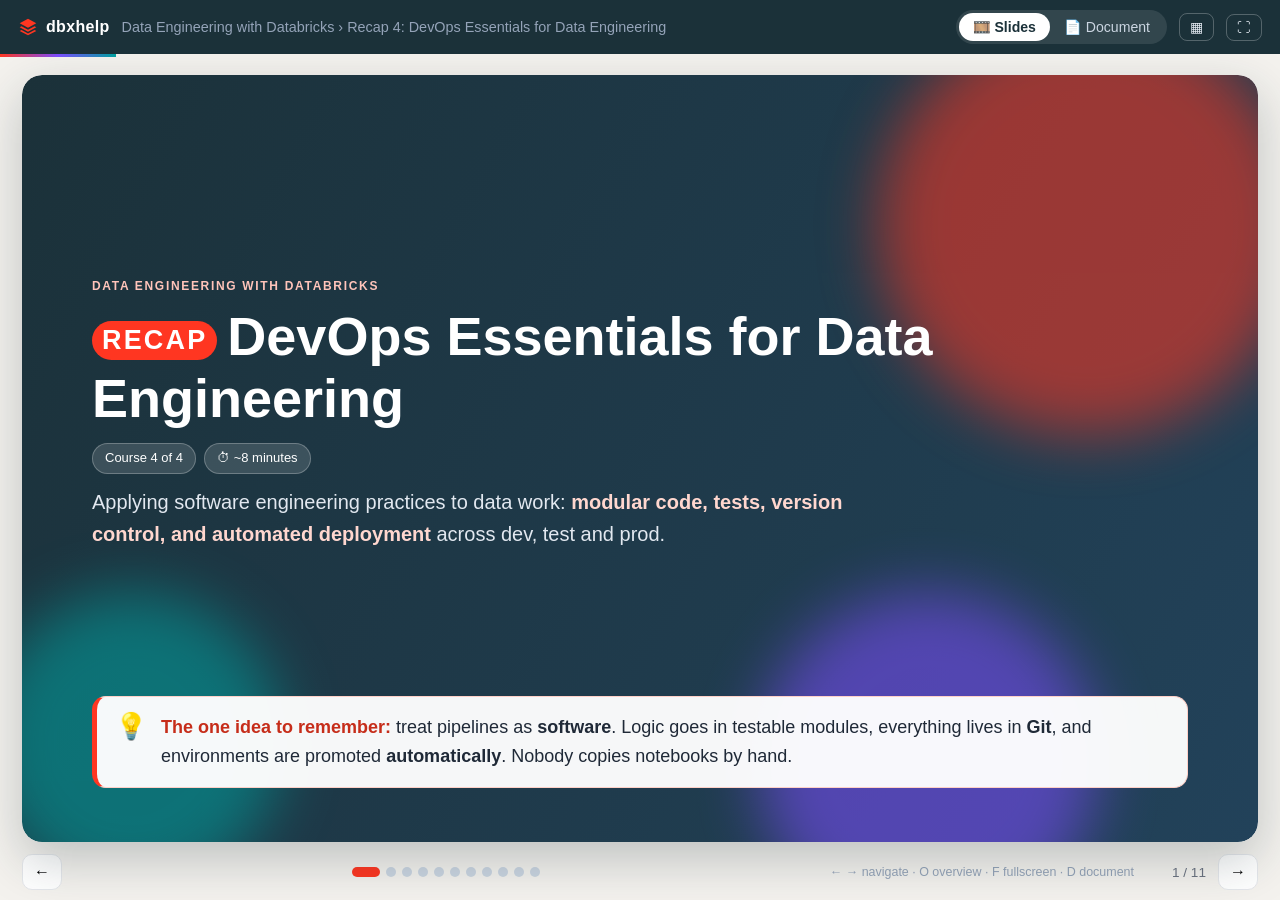
<file: modules/data-engineering/04-devops-essentials/devops-essentials-recap.html>
<!DOCTYPE html>
<html lang="en">
<head>
<meta charset="utf-8">
<meta name="viewport" content="width=device-width, initial-scale=1">
<title>Recap 4: DevOps Essentials for Data Engineering · dbxhelp</title>
<style>
.dbx{--navy:#1B3139;--accent:#FF3621;--blue:#2272B4;--teal:#00A3A1;--purple:#7C4DFF;--amber:#FFAB00;--ink:#1F2937;--muted:#6B7280;--line:#E5E7EB;font-family:-apple-system,BlinkMacSystemFont,"Segoe UI",Roboto,Helvetica,Arial,sans-serif;color:var(--ink);font-size:15px;line-height:1.6;max-width:1100px}
.dbx *{box-sizing:border-box}
.dbx>*{animation:dbxRise .55s cubic-bezier(.2,.7,.2,1) both}
.dbx>*:nth-child(2){animation-delay:.06s}.dbx>*:nth-child(3){animation-delay:.12s}.dbx>*:nth-child(4){animation-delay:.18s}.dbx>*:nth-child(5){animation-delay:.24s}.dbx>*:nth-child(6){animation-delay:.3s}.dbx>*:nth-child(n+7){animation-delay:.36s}
@keyframes dbxRise{from{opacity:0;transform:translateY(14px)}to{opacity:1;transform:none}}
@keyframes dbxGrad{0%{background-position:0% 50%}50%{background-position:100% 50%}100%{background-position:0% 50%}}
@keyframes dbxFloat{0%,100%{transform:translate(0,0) scale(1)}50%{transform:translate(18px,-14px) scale(1.08)}}
@keyframes dbxLine{from{width:0}to{width:100%}}
@keyframes dbxPulse{0%,100%{box-shadow:0 0 0 0 rgba(255,54,33,.25)}50%{box-shadow:0 0 0 8px rgba(255,54,33,0)}}
.dbx .hero{position:relative;overflow:hidden;border-radius:18px;padding:38px 40px 34px;margin:4px 0 18px;color:#fff;background:linear-gradient(120deg,#1B3139,#22425a,#2a2f6b,#1B3139);background-size:300% 300%;animation:dbxGrad 14s ease infinite,dbxRise .6s both}
.dbx .blob{position:absolute;border-radius:50%;filter:blur(30px);opacity:.55;animation:dbxFloat 9s ease-in-out infinite}
.dbx .b1{width:220px;height:220px;background:#FF3621;right:-40px;top:-60px}
.dbx .b2{width:180px;height:180px;background:#7C4DFF;right:160px;bottom:-90px;animation-delay:-3s}
.dbx .b3{width:140px;height:140px;background:#00A3A1;left:-40px;bottom:-50px;animation-delay:-6s}
.dbx .hero-in{position:relative}
.dbx .kicker{text-transform:uppercase;letter-spacing:.14em;font-size:12px;color:#FFC4BA;font-weight:700}
.dbx .hero h1{font-size:34px;line-height:1.15;margin:8px 0 14px;color:#fff;font-weight:800}
.dbx .kicker-inline{display:inline-block;font-size:.5em;vertical-align:middle;background:var(--accent);padding:4px 10px;border-radius:999px;margin-right:10px;letter-spacing:.08em;text-transform:uppercase}
.dbx .chips{display:flex;flex-wrap:wrap;gap:8px;margin-bottom:12px}
.dbx .chip{background:rgba(255,255,255,.14);border:1px solid rgba(255,255,255,.25);padding:4px 12px;border-radius:999px;font-size:13px;color:#fff}
.dbx .chip strong{color:#fff}
.dbx .sub{color:#E2E8F0;font-size:16px;margin:0;max-width:820px}
.dbx .sub strong,.dbx .sub b{color:#FFD7CF}
.dbx .sub code{background:rgba(255,255,255,.16);color:#fff}
.dbx .idea{display:flex;gap:14px;align-items:flex-start;background:linear-gradient(135deg,#FFF4F1,#FFF);border:1px solid #FFD0C7;border-left:5px solid var(--accent);border-radius:14px;padding:16px 18px;margin:14px 0;animation:dbxRise .55s both,dbxPulse 3s ease-in-out 1s 2}
.dbx .idea-icon{font-size:26px;line-height:1}
.dbx .idea b{color:#C62D1A}
.dbx .sec-head{display:flex;align-items:center;gap:12px;margin:6px 0 14px;position:relative;padding-bottom:10px}
.dbx .sec-head:after{content:"";position:absolute;left:0;bottom:0;height:3px;border-radius:3px;background:linear-gradient(90deg,var(--accent),var(--purple),var(--teal));animation:dbxLine .9s ease-out both}
.dbx .sec-num{font-weight:800;font-size:13px;color:#fff;background:linear-gradient(135deg,var(--accent),#ff7a59);padding:5px 10px;border-radius:9px;letter-spacing:.05em}
.dbx .sec-icon{font-size:26px;line-height:1}
.dbx .sec-head h2{margin:0;font-size:25px;color:var(--navy);font-weight:800;border:0}
.dbx h3{color:var(--navy);margin:18px 0 8px}
.dbx p{margin:8px 0}
.dbx a{color:var(--blue)}
.dbx code{background:#EEF2FF;color:#3730A3;padding:1px 6px;border-radius:6px;font-size:.88em;font-family:ui-monospace,SFMono-Regular,Menlo,Consolas,monospace}
.dbx .tbl{overflow-x:auto;border-radius:12px;border:1px solid var(--line);box-shadow:0 2px 10px rgba(27,49,57,.06);margin:12px 0;background:#fff}
.dbx table{border-collapse:collapse;width:100%;font-size:14px}
.dbx th{background:linear-gradient(135deg,#1B3139,#2B4F63);color:#fff;text-align:left;padding:10px 12px;font-weight:600}
.dbx td{padding:9px 12px;border-top:1px solid var(--line);vertical-align:top}
.dbx tr:nth-child(even) td{background:#F8FAFC}
.dbx tr:hover td{background:#FFF4F1}
.dbx td:first-child{font-weight:600;color:var(--navy)}
.dbx ul,.dbx ol{padding-left:22px;margin:8px 0}
.dbx li{margin:5px 0}
.dbx li::marker{color:var(--accent)}
.dbx li.bad,.dbx li.good{list-style:none;margin:8px 0 8px -22px;padding:10px 14px;border-radius:10px}
.dbx li.bad{background:#FFF1F0;border:1px solid #FFCDC7}
.dbx li.good{background:#ECFDF3;border:1px solid #B7EBC9}
.dbx blockquote.callout{margin:14px 0;padding:12px 16px 12px 46px;border-radius:12px;background:linear-gradient(135deg,#E8F1FF,#F5F9FF);border:1px solid #C7DBFF;position:relative;color:#1E3A5F}
.dbx blockquote.callout:before{content:"ℹ️";position:absolute;left:14px;top:11px;font-size:18px}
.dbx blockquote.callout p{margin:4px 0}
.dbx .code{border-radius:12px;overflow:hidden;margin:12px 0;box-shadow:0 8px 24px rgba(15,23,42,.18);background:#0D1117}
.dbx .code-bar{display:flex;align-items:center;gap:6px;padding:8px 12px;background:#161B22;border-bottom:1px solid #30363D}
.dbx .code-bar i{width:11px;height:11px;border-radius:50%;background:#FF5F57;display:inline-block}
.dbx .code-bar i:nth-child(2){background:#FEBC2E}.dbx .code-bar i:nth-child(3){background:#28C840}
.dbx .lang{margin-left:8px;color:#8B949E;font-size:11px;letter-spacing:.1em;font-weight:700}
.dbx .run{margin-left:auto;color:#3FB950;font-size:11px;font-weight:700}
.dbx .copy{display:none}
.dbx .code pre{margin:0;padding:14px 16px;color:#E6EDF3;font-size:13px;line-height:1.55;overflow-x:auto;font-family:ui-monospace,SFMono-Regular,Menlo,Consolas,monospace;background:transparent}
.dbx pre.diagram{background:linear-gradient(135deg,#F8FAFC,#EEF2FF);border:1px dashed #A5B4FC;border-radius:12px;padding:14px 16px;font-size:13px;color:#312E81;overflow-x:auto;font-family:ui-monospace,SFMono-Regular,Menlo,Consolas,monospace}
.dbx .tryit{display:flex;gap:12px;align-items:center;background:linear-gradient(135deg,#ECFDF3,#F0FDFA);border:1px solid #A7F3D0;border-radius:12px;padding:12px 16px;margin:12px 0}
.dbx .tryit b{color:#047857}
.dbx .present{display:flex;gap:16px;align-items:center;border-radius:14px;padding:16px 20px;background:linear-gradient(120deg,#2a2f6b,#7C4DFF);color:#fff;box-shadow:0 10px 30px rgba(124,77,255,.3)}
.dbx .present b{font-size:17px}
.dbx .present span{color:#E9E5FF}
.dbx .present .big{font-size:34px}
.dbx .footer{margin-top:10px;padding:14px 18px;border-radius:12px;background:#F8FAFC;border:1px solid var(--line);color:var(--muted);font-size:13px}
:root{--navy:#1B3139;--accent:#FF3621;--blue:#2272B4;--purple:#7C4DFF;--teal:#00A3A1;--bg:#F4F2EE;--muted:#6B7280;--line:#E5E7EB}
*{box-sizing:border-box}
html,body{margin:0;height:100%}
body{font-family:-apple-system,BlinkMacSystemFont,"Segoe UI",Roboto,Helvetica,Arial,sans-serif;background:var(--bg);color:#1F2937;overflow:hidden}
body.embedded{height:760px}
#app{display:flex;flex-direction:column;height:100%}
header{display:flex;align-items:center;gap:12px;padding:10px 18px;background:var(--navy);color:#fff;flex:none;z-index:5}
.brand{display:flex;align-items:center;gap:8px;font-weight:800;letter-spacing:.02em}
.crumb{color:#94A3B8;font-size:.9em;white-space:nowrap;overflow:hidden;text-overflow:ellipsis;flex:1}
.seg{display:inline-flex;background:rgba(255,255,255,.1);border-radius:999px;padding:3px}
.seg button{border:0;background:transparent;color:#CBD5E1;padding:6px 14px;border-radius:999px;cursor:pointer;font-size:.88em;font-family:inherit}
.seg button.on{background:#fff;color:var(--navy);font-weight:700}
.hbtn{border:1px solid rgba(255,255,255,.25);background:transparent;color:#E2E8F0;border-radius:8px;padding:5px 10px;cursor:pointer;font-size:.85em;font-family:inherit}
.hbtn:hover{background:rgba(255,255,255,.1)}
#bar{height:3px;background:linear-gradient(90deg,var(--accent),var(--purple),var(--teal));width:0;transition:width .35s ease;flex:none}
#slides{flex:1;display:flex;flex-direction:column;min-height:0;padding:18px 22px 10px;position:relative}
.stage{flex:1;position:relative;min-height:0;perspective:1400px}
.slide{position:absolute;inset:0;background:#fff;border-radius:20px;box-shadow:0 18px 50px rgba(27,49,57,.14);overflow:auto;padding:34px 52px 40px}
.slide.enter-r{animation:inR .5s cubic-bezier(.2,.8,.2,1) both}
.slide.enter-l{animation:inL .5s cubic-bezier(.2,.8,.2,1) both}
@keyframes inR{from{opacity:0;transform:translateX(60px) rotateY(-6deg)}to{opacity:1;transform:none}}
@keyframes inL{from{opacity:0;transform:translateX(-60px) rotateY(6deg)}to{opacity:1;transform:none}}
.slide .dbx{max-width:none;font-size:18px}
.slide .dbx .sec-head h2{font-size:32px}
.slide .dbx table{font-size:16px}
.slide .dbx .code pre{font-size:14.5px}
.slide .dbx>*{animation:dbxRise .6s cubic-bezier(.2,.7,.2,1) both;animation-delay:calc(var(--i,0) * 90ms + 120ms)}
.slide.title{padding:0;overflow:hidden;background:transparent;box-shadow:0 18px 50px rgba(27,49,57,.25)}
.slide.title .dbx{height:100%;display:flex;flex-direction:column;position:relative}
.slide.title .hero{flex:1;margin:0;border-radius:20px;display:flex;align-items:center;padding:60px 70px 150px}
.slide.title .hero h1{font-size:54px}
.slide.title .sub{font-size:20px}
.slide.title .b1{width:420px;height:420px}.slide.title .b2{width:340px;height:340px}.slide.title .b3{width:300px;height:300px}
.slide.title .idea{position:absolute;left:70px;right:70px;bottom:40px;font-size:18px;background:rgba(255,255,255,.96)}
.slide.title .dbx>:not(.hero):not(.idea){display:none}
.controls{display:flex;align-items:center;gap:12px;padding-top:12px;flex:none}
.controls .nav{border:1px solid var(--line);background:#fff;border-radius:10px;width:40px;height:36px;cursor:pointer;font-size:16px}
.controls .nav:hover{border-color:var(--accent);color:var(--accent)}
.dots{display:flex;gap:6px;flex:1;justify-content:center;flex-wrap:wrap}
.dots button{width:10px;height:10px;border-radius:50%;border:0;background:#CBD5E1;cursor:pointer;padding:0;transition:all .25s}
.dots button.on{background:var(--accent);width:28px;border-radius:6px}
.count{color:var(--muted);font-size:.85em;min-width:60px;text-align:right}
.hint{color:#94A3B8;font-size:.78em;white-space:nowrap}
#overview{position:absolute;inset:0;background:rgba(244,242,238,.97);z-index:4;display:none;overflow:auto;padding:26px}
#overview.on{display:block;animation:dbxRise .3s both}
.grid{display:grid;grid-template-columns:repeat(auto-fill,minmax(220px,1fr));gap:14px}
.card{background:#fff;border-radius:14px;padding:16px;cursor:pointer;border:2px solid transparent;box-shadow:0 4px 14px rgba(0,0,0,.06);transition:all .2s}
.card:hover{transform:translateY(-3px);border-color:var(--accent)}
.card .n{font-size:.75em;color:var(--muted);font-weight:700}
.card .i{font-size:28px;margin:6px 0}
.card .t{font-weight:700;color:var(--navy)}
#doc{flex:1;display:none;min-height:0}
body.docmode #slides{display:none}
body.docmode #doc{display:flex}
#toc{width:270px;flex:none;overflow:auto;padding:22px 14px;border-right:1px solid var(--line);background:#fff}
#toc a{display:flex;gap:8px;align-items:center;padding:7px 10px;border-radius:9px;color:#334155;text-decoration:none;font-size:.9em;margin:2px 0}
#toc a:hover{background:#F1F5F9}
#toc a.on{background:#FFF1EE;color:#C62D1A;font-weight:700}
#docScroll{flex:1;overflow:auto;padding:26px 34px 80px}
.dsec{background:#fff;border-radius:18px;padding:26px 32px;margin:0 auto 18px;max-width:1000px;box-shadow:0 4px 18px rgba(27,49,57,.06);opacity:0;transform:translateY(20px);transition:opacity .6s,transform .6s cubic-bezier(.2,.7,.2,1)}
.dsec.seen{opacity:1;transform:none}
.dsec.herosec{padding:0;background:transparent;box-shadow:none}
.dsec .dbx>*{animation:none}
.quiz{max-width:820px}
.confetti{position:fixed;top:-20px;font-size:22px;z-index:9;animation:fall 2.6s linear forwards;pointer-events:none}
@keyframes fall{to{transform:translateY(110vh) rotate(720deg);opacity:.7}}
.dbx .code .copy{display:inline-block;margin-left:auto;border:1px solid #30363D;background:#21262D;color:#C9D1D9;border-radius:6px;font-size:11px;padding:2px 8px;cursor:pointer}
.dbx .code .run+.copy{margin-left:10px}
@media (max-width:760px){.slide{padding:22px}.slide.title .hero{padding:30px 30px 160px}.slide.title .hero h1{font-size:32px}.slide.title .idea{left:16px;right:16px}#toc{display:none}.crumb{display:none}.hint{display:none}}
@media print{header,.controls,#bar,#toc{display:none}body{overflow:visible}#doc{display:block}#slides{display:none}.dsec{opacity:1;transform:none;box-shadow:none}}
</style>
</head>
<body>
<div id="app">
<header>
  <div class="brand"><svg width="20" height="20" viewBox="0 0 24 24" fill="#FF3621"><path d="M12 2 2 7.5l10 5.5 10-5.5L12 2Zm0 13.2L4.2 11 2 12.2 12 17.7l10-5.5-2.2-1.2L12 15.2Zm0 4.6-7.8-4.3L2 16.7 12 22l10-5.3-2.2-1.2L12 19.8Z"/></svg>dbxhelp</div>
  <div class="crumb">Data Engineering with Databricks › Recap 4: DevOps Essentials for Data Engineering</div>
  <div class="seg"><button id="bSlides" class="on">🎞️ Slides</button><button id="bDoc">📄 Document</button></div>
  <button class="hbtn" id="bOver" title="Overview (O)">▦</button>
  <button class="hbtn" id="bFull" title="Fullscreen (F)">⛶</button>
</header>
<div id="bar"></div>
<section id="slides">
  <div class="stage" id="stage"></div>
  <div class="controls"><button class="nav" id="prev" title="Previous (←)">←</button><div class="dots" id="dots"></div><span class="hint">← → navigate · O overview · F fullscreen · D document</span><span class="count" id="count"></span><button class="nav" id="next" title="Next (→)">→</button></div>
  <div id="overview"><div class="grid" id="grid"></div></div>
</section>
<section id="doc"><nav id="toc"></nav><div id="docScroll"></div></section>
</div>
<script>
function dbxQuiz(root, questions, onDone) {
  if (typeof root === 'string') root = document.getElementById(root);
  var i = 0, score = 0, picked = null, shown = false, done = false;
  function esc(s) { return String(s).replace(/&/g, '&amp;').replace(/</g, '&lt;').replace(/>/g, '&gt;').replace(/`([^`]+)`/g, '<code style="background:#EEF2FF;color:#3730A3;padding:1px 6px;border-radius:6px">$1</code>'); }
  function btn(label, primary) { return '<button style="margin-top:16px;padding:10px 22px;border-radius:10px;border:none;cursor:pointer;font-weight:700;background:' + (primary ? 'linear-gradient(135deg,#FF3621,#7C4DFF)' : '#E5E7EB') + ';color:' + (primary ? '#fff' : '#6B7280') + ';font-size:0.95em;box-shadow:' + (primary ? '0 6px 18px rgba(124,77,255,.3)' : 'none') + '">' + label + '</button>'; }
  var box = 'padding:22px 24px;border-radius:16px;background:#fff;border:1px solid #E5E7EB;box-shadow:0 8px 28px rgba(27,49,57,.08);animation:dbxQ .4s ease both';
  var style = '<style>@keyframes dbxQ{from{opacity:0;transform:translateY(10px)}to{opacity:1;transform:none}}</style>';
  function bar() {
    var h = '<div style="display:flex;gap:6px;margin-bottom:14px">';
    for (var k = 0; k < questions.length; k++) h += '<div style="flex:1;height:6px;border-radius:6px;background:' + (k < i ? 'linear-gradient(90deg,#FF3621,#7C4DFF)' : k === i ? '#C4B5FD' : '#E5E7EB') + '"></div>';
    return h + '</div>';
  }
  function render() {
    if (i >= questions.length) {
      var pct = Math.round(score / questions.length * 100), msg = pct === 100 ? 'Perfect! 🎉' : pct >= 60 ? 'Nice work! 💪' : 'Worth another look 📖';
      root.innerHTML = style + '<div style="' + box + ';text-align:center"><div style="font-size:48px">' + (pct === 100 ? '🏆' : pct >= 60 ? '🌟' : '🔁') + '</div><div style="font-size:1.6em;font-weight:800;color:#1B3139">' + score + ' / ' + questions.length + '</div><div style="color:#6B7280;margin-top:4px">' + msg + '</div>' + btn('Retake', true) + '</div>';
      root.querySelector('button').onclick = function () { i = 0; score = 0; picked = null; shown = false; done = false; render(); };
      if (!done && onDone) { done = true; onDone(score, questions.length); }
      return;
    }
    var Q = questions[i], h = style + '<div style="' + box + '">' + bar();
    h += '<div style="color:#7C4DFF;font-size:0.8em;font-weight:800;letter-spacing:.08em;text-transform:uppercase;margin-bottom:6px">Question ' + (i + 1) + ' of ' + questions.length + '</div>';
    h += '<div style="font-weight:700;color:#1B3139;margin-bottom:14px;line-height:1.5;font-size:1.05em">' + esc(Q.q) + '</div>';
    Q.o.forEach(function (t, k) {
      var bg = '#fff', bd = '#E5E7EB', mark = String.fromCharCode(65 + k);
      if (shown && k === Q.c) { bg = '#ECFDF3'; bd = '#22C55E'; mark = '✓'; }
      else if (shown && k === picked) { bg = '#FFF1F0'; bd = '#EF4444'; mark = '✗'; }
      else if (!shown && k === picked) { bg = '#F5F3FF'; bd = '#7C4DFF'; }
      h += '<div data-k="' + k + '" style="display:flex;gap:12px;align-items:center;padding:11px 14px;margin:8px 0;border:2px solid ' + bd + ';background:' + bg + ';border-radius:12px;cursor:' + (shown ? 'default' : 'pointer') + ';color:#1F2937;transition:all .15s">' +
        '<span style="flex:none;width:28px;height:28px;border-radius:8px;display:inline-flex;align-items:center;justify-content:center;font-weight:800;font-size:.85em;background:' + (bd === '#E5E7EB' ? '#F1F5F9' : bd) + ';color:' + (bd === '#E5E7EB' ? '#64748B' : '#fff') + '">' + mark + '</span><span>' + esc(t) + '</span></div>';
    });
    if (shown) {
      var ok = picked === Q.c;
      h += '<div style="margin-top:14px;padding:14px 16px;border-radius:12px;background:' + (ok ? '#ECFDF3' : '#FFF7ED') + ';border:1px solid ' + (ok ? '#A7F3D0' : '#FED7AA') + ';color:#1F2937;animation:dbxQ .3s both"><strong>' + (ok ? '✅ Correct.' : '💡 Not quite.') + '</strong> ' + esc(Q.e) + '</div>' + btn(i + 1 < questions.length ? 'Next →' : 'See score', true);
    } else {
      h += btn('Submit', picked !== null);
    }
    root.innerHTML = h + '</div>';
    if (!shown) root.querySelectorAll('[data-k]').forEach(function (el) { el.onclick = function () { picked = +el.getAttribute('data-k'); render(); }; });
    root.querySelector('button').onclick = function () {
      if (!shown) { if (picked === null) return; if (picked === Q.c) score++; shown = true; }
      else { i++; picked = null; shown = false; }
      render();
    };
  }
  render();
}
var SLIDES = [{"title": "Recap: DevOps Essentials for Data Engineering", "icon": "🚀", "html": "<div class=\"hero\"><div class=\"blob b1\"><\/div><div class=\"blob b2\"><\/div><div class=\"blob b3\"><\/div><div class=\"hero-in\"><div class=\"kicker\">Data Engineering with Databricks<\/div><h1><span class=\"kicker-inline\">Recap<\/span>DevOps Essentials for Data Engineering<\/h1><div class=\"chips\"><span class=\"chip\">Course 4 of 4<\/span><span class=\"chip\">⏱ ~8 minutes<\/span><\/div><p class=\"sub\">Applying software engineering practices to data work: <strong>modular code, tests, version control, and automated deployment<\/strong> across dev, test and prod.<\/p><\/div><\/div><div class=\"idea\"><span class=\"idea-icon\">💡<\/span><div><b>The one idea to remember:<\/b> treat pipelines as <strong>software<\/strong>. Logic goes in testable modules, everything lives in <strong>Git<\/strong>, and environments are promoted <strong>automatically<\/strong>. Nobody copies notebooks by hand.<\/div><\/div>"}, {"title": "What we covered", "icon": "🗺️", "html": "<div class=\"sec-head\"><span class=\"sec-num\">01<\/span><span class=\"sec-icon\">🗺️<\/span><h2>What we covered<\/h2><\/div><div class=\"tbl\"><table>\n<thead>\n<tr>\n<th>Topic<\/th>\n<th>Key takeaway<\/th>\n<\/tr>\n<\/thead>\n<tbody>\n<tr>\n<td>Software engineering &amp; DevOps<\/td>\n<td>Why data teams need versioning, testing, automation and environments<\/td>\n<\/tr>\n<tr>\n<td>CI/CD fundamentals<\/td>\n<td><strong>Continuous integration<\/strong> (merge often, test automatically) and <strong>continuous deployment<\/strong> (release automatically)<\/td>\n<\/tr>\n<tr>\n<td>Modularizing code<\/td>\n<td>Business logic in <strong>functions and modules<\/strong>, notebooks as thin entry points<\/td>\n<\/tr>\n<tr>\n<td>Unit testing<\/td>\n<td><strong>pytest<\/strong> + PySpark testing utilities on small DataFrames<\/td>\n<\/tr>\n<tr>\n<td>Integration testing<\/td>\n<td>Run the real pipeline or job on test data and check the outputs<\/td>\n<\/tr>\n<tr>\n<td>Version control<\/td>\n<td><strong>Databricks Git folders<\/strong>: branch, commit, push, pull, pull request<\/td>\n<\/tr>\n<tr>\n<td>Deploying assets<\/td>\n<td>UI, REST API, SDK, CLI, and <strong>bundles<\/strong>. Automate the deployment in CI<\/td>\n<\/tr>\n<\/tbody>\n<\/table><\/div>"}, {"title": "DevOps and CI/CD in one picture", "icon": "🚀", "html": "<div class=\"sec-head\"><span class=\"sec-num\">02<\/span><span class=\"sec-icon\">🚀<\/span><h2>DevOps and CI/CD in one picture<\/h2><\/div><pre class=\"diagram\"> feature branch ──► Pull request ──► CI: lint · unit tests · validate · deploy to TEST · integration tests\n                                        │\n merge to main  ──────────────────────► CD: deploy the SAME code to PROD (service principal)<\/pre>\n<div class=\"tbl\"><table>\n<thead>\n<tr>\n<th>Environment<\/th>\n<th>Purpose<\/th>\n<th>Typical isolation<\/th>\n<\/tr>\n<\/thead>\n<tbody>\n<tr>\n<td><strong>Dev<\/strong><\/td>\n<td>Each developer experiments safely<\/td>\n<td>Personal schema / catalog, dev workspace<\/td>\n<\/tr>\n<tr>\n<td><strong>Test / Staging<\/strong><\/td>\n<td>Automated tests on realistic data<\/td>\n<td>Separate catalog or workspace<\/td>\n<\/tr>\n<tr>\n<td><strong>Prod<\/strong><\/td>\n<td>Business-facing workloads<\/td>\n<td>Separate workspace, runs as a <strong>service principal<\/strong><\/td>\n<\/tr>\n<\/tbody>\n<\/table><\/div>\n<p>Code and configuration are the <strong>same<\/strong> everywhere. Only <strong>parameters<\/strong> (catalog, paths, schedules) differ per environment.<\/p>"}, {"title": "Modular code", "icon": "🧱", "html": "<div class=\"sec-head\"><span class=\"sec-num\">03<\/span><span class=\"sec-icon\">🧱<\/span><h2>Modular code<\/h2><\/div><div class=\"code\"><div class=\"code-bar\"><i><\/i><i><\/i><i><\/i><span class=\"lang\">PYTHON<\/span><button class=\"copy\" type=\"button\">copy<\/button><\/div><pre><span style=\"color: #8B949E; font-style: italic\"># src/transforms.py: pure functions, easy to test<\/span>\n<span style=\"color: #FF7B72\">from<\/span><span style=\"color: #6E7681\"> <\/span><span style=\"color: #FF7B72\">pyspark.sql<\/span><span style=\"color: #6E7681\"> <\/span><span style=\"color: #FF7B72\">import<\/span> <span style=\"color: #E6EDF3\">DataFrame,<\/span> <span style=\"color: #E6EDF3\">functions<\/span> <span style=\"color: #FF7B72\">as<\/span> <span style=\"color: #E6EDF3\">F<\/span>\n\n<span style=\"color: #FF7B72\">def<\/span><span style=\"color: #6E7681\"> <\/span><span style=\"color: #D2A8FF; font-weight: bold\">clean_orders<\/span><span style=\"color: #E6EDF3\">(df:<\/span> <span style=\"color: #E6EDF3\">DataFrame)<\/span> <span style=\"color: #FF7B72; font-weight: bold\">-&gt;<\/span> <span style=\"color: #E6EDF3\">DataFrame:<\/span>\n    <span style=\"color: #FF7B72\">return<\/span> <span style=\"color: #E6EDF3\">(df<\/span><span style=\"color: #FF7B72; font-weight: bold\">.<\/span><span style=\"color: #E6EDF3\">filter(F<\/span><span style=\"color: #FF7B72; font-weight: bold\">.<\/span><span style=\"color: #E6EDF3\">col(<\/span><span style=\"color: #A5D6FF\">\"amount\"<\/span><span style=\"color: #E6EDF3\">)<\/span> <span style=\"color: #FF7B72; font-weight: bold\">&gt;<\/span> <span style=\"color: #A5D6FF\">0<\/span><span style=\"color: #E6EDF3\">)<\/span>\n              <span style=\"color: #FF7B72; font-weight: bold\">.<\/span><span style=\"color: #E6EDF3\">withColumn(<\/span><span style=\"color: #A5D6FF\">\"email\"<\/span><span style=\"color: #E6EDF3\">,<\/span> <span style=\"color: #E6EDF3\">F<\/span><span style=\"color: #FF7B72; font-weight: bold\">.<\/span><span style=\"color: #E6EDF3\">lower(F<\/span><span style=\"color: #FF7B72; font-weight: bold\">.<\/span><span style=\"color: #E6EDF3\">trim(<\/span><span style=\"color: #A5D6FF\">\"email\"<\/span><span style=\"color: #E6EDF3\">))))<\/span>\n\n<span style=\"color: #FF7B72\">def<\/span><span style=\"color: #6E7681\"> <\/span><span style=\"color: #D2A8FF; font-weight: bold\">add_net_amount<\/span><span style=\"color: #E6EDF3\">(df:<\/span> <span style=\"color: #E6EDF3\">DataFrame,<\/span> <span style=\"color: #E6EDF3\">vat:<\/span> <span style=\"color: #E6EDF3\">float)<\/span> <span style=\"color: #FF7B72; font-weight: bold\">-&gt;<\/span> <span style=\"color: #E6EDF3\">DataFrame:<\/span>\n    <span style=\"color: #FF7B72\">return<\/span> <span style=\"color: #E6EDF3\">df<\/span><span style=\"color: #FF7B72; font-weight: bold\">.<\/span><span style=\"color: #E6EDF3\">withColumn(<\/span><span style=\"color: #A5D6FF\">\"net_amount\"<\/span><span style=\"color: #E6EDF3\">,<\/span> <span style=\"color: #E6EDF3\">F<\/span><span style=\"color: #FF7B72; font-weight: bold\">.<\/span><span style=\"color: #E6EDF3\">round(F<\/span><span style=\"color: #FF7B72; font-weight: bold\">.<\/span><span style=\"color: #E6EDF3\">col(<\/span><span style=\"color: #A5D6FF\">\"amount\"<\/span><span style=\"color: #E6EDF3\">)<\/span> <span style=\"color: #FF7B72; font-weight: bold\">/<\/span> <span style=\"color: #E6EDF3\">(<\/span><span style=\"color: #A5D6FF\">1<\/span> <span style=\"color: #FF7B72; font-weight: bold\">+<\/span> <span style=\"color: #E6EDF3\">vat),<\/span> <span style=\"color: #A5D6FF\">2<\/span><span style=\"color: #E6EDF3\">))<\/span><\/pre><\/div>\n<div class=\"code\"><div class=\"code-bar\"><i><\/i><i><\/i><i><\/i><span class=\"lang\">PYTHON<\/span><button class=\"copy\" type=\"button\">copy<\/button><\/div><pre><span style=\"color: #8B949E; font-style: italic\"># notebook / job task: thin entry point<\/span>\n<span style=\"color: #FF7B72\">from<\/span><span style=\"color: #6E7681\"> <\/span><span style=\"color: #FF7B72\">transforms<\/span><span style=\"color: #6E7681\"> <\/span><span style=\"color: #FF7B72\">import<\/span> <span style=\"color: #E6EDF3\">clean_orders,<\/span> <span style=\"color: #E6EDF3\">add_net_amount<\/span>\n\n<span style=\"color: #E6EDF3\">catalog<\/span> <span style=\"color: #FF7B72; font-weight: bold\">=<\/span> <span style=\"color: #E6EDF3\">dbutils<\/span><span style=\"color: #FF7B72; font-weight: bold\">.<\/span><span style=\"color: #E6EDF3\">widgets<\/span><span style=\"color: #FF7B72; font-weight: bold\">.<\/span><span style=\"color: #E6EDF3\">get(<\/span><span style=\"color: #A5D6FF\">\"catalog\"<\/span><span style=\"color: #E6EDF3\">)<\/span>                <span style=\"color: #8B949E; font-style: italic\"># environment comes from a parameter<\/span>\n<span style=\"color: #E6EDF3\">raw<\/span> <span style=\"color: #FF7B72; font-weight: bold\">=<\/span> <span style=\"color: #E6EDF3\">spark<\/span><span style=\"color: #FF7B72; font-weight: bold\">.<\/span><span style=\"color: #E6EDF3\">read<\/span><span style=\"color: #FF7B72; font-weight: bold\">.<\/span><span style=\"color: #E6EDF3\">table(<\/span><span style=\"color: #79C0FF\">f<\/span><span style=\"color: #A5D6FF\">\"{<\/span><span style=\"color: #E6EDF3\">catalog<\/span><span style=\"color: #A5D6FF\">}.bronze.orders\"<\/span><span style=\"color: #E6EDF3\">)<\/span>\n<span style=\"color: #E6EDF3\">(raw<\/span><span style=\"color: #FF7B72; font-weight: bold\">.<\/span><span style=\"color: #E6EDF3\">transform(clean_orders)<\/span>\n    <span style=\"color: #FF7B72; font-weight: bold\">.<\/span><span style=\"color: #E6EDF3\">transform(add_net_amount,<\/span> <span style=\"color: #E6EDF3\">vat<\/span><span style=\"color: #FF7B72; font-weight: bold\">=<\/span><span style=\"color: #A5D6FF\">0.27<\/span><span style=\"color: #E6EDF3\">)<\/span>\n    <span style=\"color: #FF7B72; font-weight: bold\">.<\/span><span style=\"color: #E6EDF3\">write<\/span><span style=\"color: #FF7B72; font-weight: bold\">.<\/span><span style=\"color: #E6EDF3\">mode(<\/span><span style=\"color: #A5D6FF\">\"overwrite\"<\/span><span style=\"color: #E6EDF3\">)<\/span><span style=\"color: #FF7B72; font-weight: bold\">.<\/span><span style=\"color: #E6EDF3\">saveAsTable(<\/span><span style=\"color: #79C0FF\">f<\/span><span style=\"color: #A5D6FF\">\"{<\/span><span style=\"color: #E6EDF3\">catalog<\/span><span style=\"color: #A5D6FF\">}.silver.orders\"<\/span><span style=\"color: #E6EDF3\">))<\/span><\/pre><\/div>\n<ul>\n<li>Functions take a DataFrame and return a DataFrame, and chain with <code>.transform()<\/code>.<\/li>\n<li><strong>No hard-coded<\/strong> catalogs, paths or credentials. Use parameters and <strong>secrets<\/strong>.<\/li>\n<li>Notebooks can import <code>.py<\/code> files from the same Git folder (workspace files).<\/li>\n<\/ul>"}, {"title": "Unit tests with pytest", "icon": "🧪", "html": "<div class=\"sec-head\"><span class=\"sec-num\">04<\/span><span class=\"sec-icon\">🧪<\/span><h2>Unit tests with pytest<\/h2><\/div><div class=\"code\"><div class=\"code-bar\"><i><\/i><i><\/i><i><\/i><span class=\"lang\">PYTHON<\/span><button class=\"copy\" type=\"button\">copy<\/button><\/div><pre><span style=\"color: #8B949E; font-style: italic\"># tests/test_transforms.py<\/span>\n<span style=\"color: #FF7B72\">from<\/span><span style=\"color: #6E7681\"> <\/span><span style=\"color: #FF7B72\">pyspark.testing<\/span><span style=\"color: #6E7681\"> <\/span><span style=\"color: #FF7B72\">import<\/span> <span style=\"color: #E6EDF3\">assertDataFrameEqual<\/span>\n<span style=\"color: #FF7B72\">from<\/span><span style=\"color: #6E7681\"> <\/span><span style=\"color: #FF7B72\">transforms<\/span><span style=\"color: #6E7681\"> <\/span><span style=\"color: #FF7B72\">import<\/span> <span style=\"color: #E6EDF3\">clean_orders<\/span>\n\n<span style=\"color: #FF7B72\">def<\/span><span style=\"color: #6E7681\"> <\/span><span style=\"color: #D2A8FF; font-weight: bold\">test_clean_orders_removes_negative_and_normalizes_email<\/span><span style=\"color: #E6EDF3\">(spark):<\/span>\n    <span style=\"color: #E6EDF3\">src<\/span> <span style=\"color: #FF7B72; font-weight: bold\">=<\/span> <span style=\"color: #E6EDF3\">spark<\/span><span style=\"color: #FF7B72; font-weight: bold\">.<\/span><span style=\"color: #E6EDF3\">createDataFrame([(<\/span><span style=\"color: #A5D6FF\">1<\/span><span style=\"color: #E6EDF3\">,<\/span> <span style=\"color: #A5D6FF\">10.0<\/span><span style=\"color: #E6EDF3\">,<\/span> <span style=\"color: #A5D6FF\">\" A@X.COM \"<\/span><span style=\"color: #E6EDF3\">),<\/span> <span style=\"color: #E6EDF3\">(<\/span><span style=\"color: #A5D6FF\">2<\/span><span style=\"color: #E6EDF3\">,<\/span> <span style=\"color: #FF7B72; font-weight: bold\">-<\/span><span style=\"color: #A5D6FF\">5.0<\/span><span style=\"color: #E6EDF3\">,<\/span> <span style=\"color: #A5D6FF\">\"b@x.com\"<\/span><span style=\"color: #E6EDF3\">)],<\/span>\n                                <span style=\"color: #A5D6FF\">\"id INT, amount DOUBLE, email STRING\"<\/span><span style=\"color: #E6EDF3\">)<\/span>\n    <span style=\"color: #E6EDF3\">expected<\/span> <span style=\"color: #FF7B72; font-weight: bold\">=<\/span> <span style=\"color: #E6EDF3\">spark<\/span><span style=\"color: #FF7B72; font-weight: bold\">.<\/span><span style=\"color: #E6EDF3\">createDataFrame([(<\/span><span style=\"color: #A5D6FF\">1<\/span><span style=\"color: #E6EDF3\">,<\/span> <span style=\"color: #A5D6FF\">10.0<\/span><span style=\"color: #E6EDF3\">,<\/span> <span style=\"color: #A5D6FF\">\"a@x.com\"<\/span><span style=\"color: #E6EDF3\">)],<\/span>\n                                     <span style=\"color: #A5D6FF\">\"id INT, amount DOUBLE, email STRING\"<\/span><span style=\"color: #E6EDF3\">)<\/span>\n    <span style=\"color: #E6EDF3\">assertDataFrameEqual(clean_orders(src),<\/span> <span style=\"color: #E6EDF3\">expected)<\/span><\/pre><\/div>\n<div class=\"tbl\"><table>\n<thead>\n<tr>\n<th>Test level<\/th>\n<th>What it checks<\/th>\n<th>Where it runs<\/th>\n<\/tr>\n<\/thead>\n<tbody>\n<tr>\n<td><strong>Unit<\/strong><\/td>\n<td>A single function on tiny in-memory data<\/td>\n<td>pytest locally (Databricks Connect) or in a notebook, and in <strong>CI<\/strong><\/td>\n<\/tr>\n<tr>\n<td><strong>Integration<\/strong><\/td>\n<td>The deployed job or pipeline end-to-end on <strong>test data<\/strong><\/td>\n<td>Test/staging environment, after deployment<\/td>\n<\/tr>\n<tr>\n<td><strong>Data quality<\/strong><\/td>\n<td>Rules on real data: expectations, constraints, row-count checks<\/td>\n<td>In the pipeline, every run<\/td>\n<\/tr>\n<\/tbody>\n<\/table><\/div>\n<ul>\n<li><code>assertDataFrameEqual<\/code> compares schema and rows (order-insensitive by default). <code>assertSchemaEqual<\/code> compares only the schema.<\/li>\n<li>Don't compare DataFrames with <code>collect() == collect()<\/code>, because it is order-sensitive and ignores the schema.<\/li>\n<\/ul>"}, {"title": "Version control with Git folders", "icon": "🌿", "html": "<div class=\"sec-head\"><span class=\"sec-num\">05<\/span><span class=\"sec-icon\">🌿<\/span><h2>Version control with Git folders<\/h2><\/div><div class=\"tbl\"><table>\n<thead>\n<tr>\n<th>Task<\/th>\n<th>In Databricks<\/th>\n<\/tr>\n<\/thead>\n<tbody>\n<tr>\n<td>Clone a repo<\/td>\n<td><em>Workspace → Create → <\/em><em>Git folder<\/em>** → repository URL<\/td>\n<\/tr>\n<tr>\n<td>Create / switch branch<\/td>\n<td>Git dialog (click the branch name)<\/td>\n<\/tr>\n<tr>\n<td>Commit &amp; push<\/td>\n<td>Git dialog → select changes → message → <strong>Commit &amp; Push<\/strong><\/td>\n<\/tr>\n<tr>\n<td>Get others' changes<\/td>\n<td><strong>Pull<\/strong><\/td>\n<\/tr>\n<tr>\n<td>Review &amp; merge<\/td>\n<td><strong>Pull request<\/strong> in the Git provider (GitHub, Azure DevOps, GitLab…)<\/td>\n<\/tr>\n<\/tbody>\n<\/table><\/div>\n<ul>\n<li>One Git folder <strong>per developer<\/strong>, with short-lived <strong>feature branches<\/strong>. Never develop on <code>main<\/code>.<\/li>\n<li>Notebooks are stored as source files (<code>.py<\/code> / <code>.sql<\/code>), so diffs and code reviews work.<\/li>\n<li>Production should <strong>not<\/strong> run from someone's personal Git folder.<\/li>\n<\/ul>"}, {"title": "Deploying Databricks assets", "icon": "🚀", "html": "<div class=\"sec-head\"><span class=\"sec-num\">06<\/span><span class=\"sec-icon\">🚀<\/span><h2>Deploying Databricks assets<\/h2><\/div><div class=\"tbl\"><table>\n<thead>\n<tr>\n<th>Method<\/th>\n<th>Good for<\/th>\n<\/tr>\n<\/thead>\n<tbody>\n<tr>\n<td><strong>UI<\/strong><\/td>\n<td>Learning and one-offs. Not repeatable<\/td>\n<\/tr>\n<tr>\n<td><strong>REST API / Python SDK<\/strong><\/td>\n<td>Custom automation and scripts<\/td>\n<\/tr>\n<tr>\n<td><strong>Databricks CLI<\/strong><\/td>\n<td>Scripting from a terminal or CI runner<\/td>\n<\/tr>\n<tr>\n<td><strong>Bundles<\/strong> (Declarative Automation Bundles, formerly <em>Databricks Asset Bundles<\/em>)<\/td>\n<td><strong>Recommended<\/strong>: jobs, pipelines and code described as YAML and deployed per target<\/td>\n<\/tr>\n<\/tbody>\n<\/table><\/div>\n<div class=\"code\"><div class=\"code-bar\"><i><\/i><i><\/i><i><\/i><span class=\"lang\">YAML<\/span><button class=\"copy\" type=\"button\">copy<\/button><\/div><pre><span style=\"color: #8B949E; font-style: italic\"># databricks.yml (minimal)<\/span>\n<span style=\"color: #7EE787\">bundle<\/span><span style=\"color: #E6EDF3\">:<\/span>\n<span style=\"color: #6E7681\">  <\/span><span style=\"color: #7EE787\">name<\/span><span style=\"color: #E6EDF3\">:<\/span><span style=\"color: #6E7681\"> <\/span><span style=\"color: #A5D6FF\">orders_etl<\/span>\n<span style=\"color: #7EE787\">include<\/span><span style=\"color: #E6EDF3\">:<\/span>\n<span style=\"color: #6E7681\">  <\/span><span style=\"color: #E6EDF3\">-<\/span><span style=\"color: #6E7681\"> <\/span><span style=\"color: #A5D6FF\">resources/*.yml<\/span>\n<span style=\"color: #7EE787\">targets<\/span><span style=\"color: #E6EDF3\">:<\/span>\n<span style=\"color: #6E7681\">  <\/span><span style=\"color: #7EE787\">dev<\/span><span style=\"color: #E6EDF3\">:<\/span>\n<span style=\"color: #6E7681\">    <\/span><span style=\"color: #7EE787\">mode<\/span><span style=\"color: #E6EDF3\">:<\/span><span style=\"color: #6E7681\"> <\/span><span style=\"color: #A5D6FF\">development<\/span><span style=\"color: #6E7681\">     <\/span><span style=\"color: #8B949E; font-style: italic\"># names prefixed \"[dev user]\", schedules paused<\/span>\n<span style=\"color: #6E7681\">    <\/span><span style=\"color: #7EE787\">default<\/span><span style=\"color: #E6EDF3\">:<\/span><span style=\"color: #6E7681\"> <\/span><span style=\"color: #A5D6FF\">true<\/span>\n<span style=\"color: #6E7681\">  <\/span><span style=\"color: #7EE787\">prod<\/span><span style=\"color: #E6EDF3\">:<\/span>\n<span style=\"color: #6E7681\">    <\/span><span style=\"color: #7EE787\">mode<\/span><span style=\"color: #E6EDF3\">:<\/span><span style=\"color: #6E7681\"> <\/span><span style=\"color: #A5D6FF\">production<\/span>\n<span style=\"color: #6E7681\">    <\/span><span style=\"color: #7EE787\">workspace<\/span><span style=\"color: #E6EDF3\">:<\/span>\n<span style=\"color: #6E7681\">      <\/span><span style=\"color: #7EE787\">host<\/span><span style=\"color: #E6EDF3\">:<\/span><span style=\"color: #6E7681\"> <\/span><span style=\"color: #A5D6FF\">https://prod.cloud.databricks.com<\/span><\/pre><\/div>\n<div class=\"code\"><div class=\"code-bar\"><i><\/i><i><\/i><i><\/i><span class=\"lang\">BASH<\/span><button class=\"copy\" type=\"button\">copy<\/button><\/div><pre>databricks<span style=\"color: #6E7681\"> <\/span>bundle<span style=\"color: #6E7681\"> <\/span>validate<span style=\"color: #6E7681\"> <\/span>-t<span style=\"color: #6E7681\"> <\/span>dev\ndatabricks<span style=\"color: #6E7681\"> <\/span>bundle<span style=\"color: #6E7681\"> <\/span>deploy<span style=\"color: #6E7681\">   <\/span>-t<span style=\"color: #6E7681\"> <\/span>dev\ndatabricks<span style=\"color: #6E7681\"> <\/span>bundle<span style=\"color: #6E7681\"> <\/span>run<span style=\"color: #6E7681\">      <\/span>-t<span style=\"color: #6E7681\"> <\/span>dev<span style=\"color: #6E7681\"> <\/span>orders_job<\/pre><\/div>\n<blockquote class=\"callout\">\n<p>Bundles are covered in depth in the advanced course <em>Automated Deployment with Databricks Asset Bundles<\/em>.<\/p>\n<\/blockquote>"}, {"title": "Try it: write and test a transformation", "icon": "🧪", "html": "<div class=\"sec-head\"><span class=\"sec-num\">07<\/span><span class=\"sec-icon\">🧪<\/span><h2>Try it: write and test a transformation<\/h2><\/div><blockquote class=\"callout\">\n<p>Runs on in-memory DataFrames, so no data or schema is needed.<\/p>\n<\/blockquote>\n<div class=\"code\"><div class=\"code-bar\"><i><\/i><i><\/i><i><\/i><span class=\"lang\">PYTHON<\/span><span class=\"run\">▶ runs in the notebook<\/span><button class=\"copy\" type=\"button\">copy<\/button><\/div><pre><span style=\"color: #8B949E; font-style: italic\"># Modular, testable transformations: DataFrame in, DataFrame out<\/span>\n<span style=\"color: #FF7B72\">from<\/span><span style=\"color: #6E7681\"> <\/span><span style=\"color: #FF7B72\">pyspark.sql<\/span><span style=\"color: #6E7681\"> <\/span><span style=\"color: #FF7B72\">import<\/span> <span style=\"color: #E6EDF3\">DataFrame,<\/span> <span style=\"color: #E6EDF3\">Row,<\/span> <span style=\"color: #E6EDF3\">functions<\/span> <span style=\"color: #FF7B72\">as<\/span> <span style=\"color: #E6EDF3\">F<\/span>\n\n<span style=\"color: #FF7B72\">def<\/span><span style=\"color: #6E7681\"> <\/span><span style=\"color: #D2A8FF; font-weight: bold\">clean_orders<\/span><span style=\"color: #E6EDF3\">(df:<\/span> <span style=\"color: #E6EDF3\">DataFrame)<\/span> <span style=\"color: #FF7B72; font-weight: bold\">-&gt;<\/span> <span style=\"color: #E6EDF3\">DataFrame:<\/span>\n    <span style=\"color: #FF7B72\">return<\/span> <span style=\"color: #E6EDF3\">df<\/span><span style=\"color: #FF7B72; font-weight: bold\">.<\/span><span style=\"color: #E6EDF3\">filter(F<\/span><span style=\"color: #FF7B72; font-weight: bold\">.<\/span><span style=\"color: #E6EDF3\">col(<\/span><span style=\"color: #A5D6FF\">\"amount\"<\/span><span style=\"color: #E6EDF3\">)<\/span> <span style=\"color: #FF7B72; font-weight: bold\">&gt;<\/span> <span style=\"color: #A5D6FF\">0<\/span><span style=\"color: #E6EDF3\">)<\/span><span style=\"color: #FF7B72; font-weight: bold\">.<\/span><span style=\"color: #E6EDF3\">withColumn(<\/span><span style=\"color: #A5D6FF\">\"email\"<\/span><span style=\"color: #E6EDF3\">,<\/span> <span style=\"color: #E6EDF3\">F<\/span><span style=\"color: #FF7B72; font-weight: bold\">.<\/span><span style=\"color: #E6EDF3\">lower(F<\/span><span style=\"color: #FF7B72; font-weight: bold\">.<\/span><span style=\"color: #E6EDF3\">trim(<\/span><span style=\"color: #A5D6FF\">\"email\"<\/span><span style=\"color: #E6EDF3\">)))<\/span>\n\n<span style=\"color: #FF7B72\">def<\/span><span style=\"color: #6E7681\"> <\/span><span style=\"color: #D2A8FF; font-weight: bold\">add_net_amount<\/span><span style=\"color: #E6EDF3\">(df:<\/span> <span style=\"color: #E6EDF3\">DataFrame,<\/span> <span style=\"color: #E6EDF3\">vat:<\/span> <span style=\"color: #E6EDF3\">float)<\/span> <span style=\"color: #FF7B72; font-weight: bold\">-&gt;<\/span> <span style=\"color: #E6EDF3\">DataFrame:<\/span>\n    <span style=\"color: #FF7B72\">return<\/span> <span style=\"color: #E6EDF3\">df<\/span><span style=\"color: #FF7B72; font-weight: bold\">.<\/span><span style=\"color: #E6EDF3\">withColumn(<\/span><span style=\"color: #A5D6FF\">\"net_amount\"<\/span><span style=\"color: #E6EDF3\">,<\/span> <span style=\"color: #E6EDF3\">F<\/span><span style=\"color: #FF7B72; font-weight: bold\">.<\/span><span style=\"color: #E6EDF3\">round(F<\/span><span style=\"color: #FF7B72; font-weight: bold\">.<\/span><span style=\"color: #E6EDF3\">col(<\/span><span style=\"color: #A5D6FF\">\"amount\"<\/span><span style=\"color: #E6EDF3\">)<\/span> <span style=\"color: #FF7B72; font-weight: bold\">/<\/span> <span style=\"color: #E6EDF3\">(<\/span><span style=\"color: #A5D6FF\">1<\/span> <span style=\"color: #FF7B72; font-weight: bold\">+<\/span> <span style=\"color: #E6EDF3\">vat),<\/span> <span style=\"color: #A5D6FF\">2<\/span><span style=\"color: #E6EDF3\">))<\/span><\/pre><\/div>\n<div class=\"code\"><div class=\"code-bar\"><i><\/i><i><\/i><i><\/i><span class=\"lang\">PYTHON<\/span><span class=\"run\">▶ runs in the notebook<\/span><button class=\"copy\" type=\"button\">copy<\/button><\/div><pre><span style=\"color: #8B949E; font-style: italic\"># Unit tests with pyspark.testing. They pass silently<\/span>\n<span style=\"color: #FF7B72\">from<\/span><span style=\"color: #6E7681\"> <\/span><span style=\"color: #FF7B72\">pyspark.testing<\/span><span style=\"color: #6E7681\"> <\/span><span style=\"color: #FF7B72\">import<\/span> <span style=\"color: #E6EDF3\">assertDataFrameEqual<\/span>\n\n<span style=\"color: #E6EDF3\">src<\/span> <span style=\"color: #FF7B72; font-weight: bold\">=<\/span> <span style=\"color: #E6EDF3\">spark<\/span><span style=\"color: #FF7B72; font-weight: bold\">.<\/span><span style=\"color: #E6EDF3\">createDataFrame([(<\/span><span style=\"color: #A5D6FF\">1<\/span><span style=\"color: #E6EDF3\">,<\/span> <span style=\"color: #A5D6FF\">10.0<\/span><span style=\"color: #E6EDF3\">,<\/span> <span style=\"color: #A5D6FF\">\" A@X.COM \"<\/span><span style=\"color: #E6EDF3\">),<\/span> <span style=\"color: #E6EDF3\">(<\/span><span style=\"color: #A5D6FF\">2<\/span><span style=\"color: #E6EDF3\">,<\/span> <span style=\"color: #FF7B72; font-weight: bold\">-<\/span><span style=\"color: #A5D6FF\">5.0<\/span><span style=\"color: #E6EDF3\">,<\/span> <span style=\"color: #A5D6FF\">\"b@x.com\"<\/span><span style=\"color: #E6EDF3\">)],<\/span> <span style=\"color: #A5D6FF\">\"id INT, amount DOUBLE, email STRING\"<\/span><span style=\"color: #E6EDF3\">)<\/span>\n<span style=\"color: #E6EDF3\">expected<\/span> <span style=\"color: #FF7B72; font-weight: bold\">=<\/span> <span style=\"color: #E6EDF3\">spark<\/span><span style=\"color: #FF7B72; font-weight: bold\">.<\/span><span style=\"color: #E6EDF3\">createDataFrame([(<\/span><span style=\"color: #A5D6FF\">1<\/span><span style=\"color: #E6EDF3\">,<\/span> <span style=\"color: #A5D6FF\">10.0<\/span><span style=\"color: #E6EDF3\">,<\/span> <span style=\"color: #A5D6FF\">\"a@x.com\"<\/span><span style=\"color: #E6EDF3\">)],<\/span> <span style=\"color: #A5D6FF\">\"id INT, amount DOUBLE, email STRING\"<\/span><span style=\"color: #E6EDF3\">)<\/span>\n\n<span style=\"color: #E6EDF3\">assertDataFrameEqual(clean_orders(src),<\/span> <span style=\"color: #E6EDF3\">expected)<\/span>\n<span style=\"color: #E6EDF3\">assertDataFrameEqual(src<\/span><span style=\"color: #FF7B72; font-weight: bold\">.<\/span><span style=\"color: #E6EDF3\">transform(clean_orders)<\/span><span style=\"color: #FF7B72; font-weight: bold\">.<\/span><span style=\"color: #E6EDF3\">transform(add_net_amount,<\/span> <span style=\"color: #E6EDF3\">vat<\/span><span style=\"color: #FF7B72; font-weight: bold\">=<\/span><span style=\"color: #A5D6FF\">0.25<\/span><span style=\"color: #E6EDF3\">)<\/span><span style=\"color: #FF7B72; font-weight: bold\">.<\/span><span style=\"color: #E6EDF3\">select(<\/span><span style=\"color: #A5D6FF\">\"net_amount\"<\/span><span style=\"color: #E6EDF3\">),<\/span>\n                     <span style=\"color: #E6EDF3\">[Row(net_amount<\/span><span style=\"color: #FF7B72; font-weight: bold\">=<\/span><span style=\"color: #A5D6FF\">8.0<\/span><span style=\"color: #E6EDF3\">)])<\/span>\n<span style=\"color: #E6EDF3\">print(<\/span><span style=\"color: #A5D6FF\">\"✅ all tests passed\"<\/span><span style=\"color: #E6EDF3\">)<\/span><\/pre><\/div>\n<div class=\"code\"><div class=\"code-bar\"><i><\/i><i><\/i><i><\/i><span class=\"lang\">PYTHON<\/span><span class=\"run\">▶ runs in the notebook<\/span><button class=\"copy\" type=\"button\">copy<\/button><\/div><pre><span style=\"color: #8B949E; font-style: italic\"># A failing test shows exactly which rows differ<\/span>\n<span style=\"color: #FF7B72\">try<\/span><span style=\"color: #E6EDF3\">:<\/span>\n    <span style=\"color: #E6EDF3\">assertDataFrameEqual(clean_orders(src),<\/span>\n                         <span style=\"color: #E6EDF3\">spark<\/span><span style=\"color: #FF7B72; font-weight: bold\">.<\/span><span style=\"color: #E6EDF3\">createDataFrame([(<\/span><span style=\"color: #A5D6FF\">1<\/span><span style=\"color: #E6EDF3\">,<\/span> <span style=\"color: #A5D6FF\">10.0<\/span><span style=\"color: #E6EDF3\">,<\/span> <span style=\"color: #A5D6FF\">\"A@X.COM\"<\/span><span style=\"color: #E6EDF3\">)],<\/span> <span style=\"color: #A5D6FF\">\"id INT, amount DOUBLE, email STRING\"<\/span><span style=\"color: #E6EDF3\">))<\/span>\n<span style=\"color: #FF7B72\">except<\/span> <span style=\"color: #F0883E; font-weight: bold\">AssertionError<\/span> <span style=\"color: #FF7B72\">as<\/span> <span style=\"color: #E6EDF3\">e:<\/span>\n    <span style=\"color: #E6EDF3\">print(<\/span><span style=\"color: #A5D6FF\">\"❌ test failed (as expected):<\/span><span style=\"color: #79C0FF\">\\n<\/span><span style=\"color: #A5D6FF\">\"<\/span><span style=\"color: #E6EDF3\">,<\/span> <span style=\"color: #E6EDF3\">str(e)[:<\/span><span style=\"color: #A5D6FF\">900<\/span><span style=\"color: #E6EDF3\">])<\/span><\/pre><\/div>\n<blockquote class=\"callout\">\n<p>In a real project these functions live in <code>src/<\/code>, the tests in <code>tests/test_*.py<\/code>, and CI runs <code>pytest<\/code> on every pull request.<\/p>\n<\/blockquote>"}, {"title": "Decision cheat sheet", "icon": "🧭", "html": "<div class=\"sec-head\"><span class=\"sec-num\">08<\/span><span class=\"sec-icon\">🧭<\/span><h2>Decision cheat sheet<\/h2><\/div><div class=\"tbl\"><table>\n<thead>\n<tr>\n<th>Situation<\/th>\n<th>Choose<\/th>\n<\/tr>\n<\/thead>\n<tbody>\n<tr>\n<td>Verify a transformation function is correct<\/td>\n<td><strong>Unit test<\/strong> with <code>assertDataFrameEqual<\/code><\/td>\n<\/tr>\n<tr>\n<td>Verify the deployed job works with the real platform<\/td>\n<td><strong>Integration test<\/strong> in a test environment<\/td>\n<\/tr>\n<tr>\n<td>Two engineers changing the same pipeline<\/td>\n<td><strong>Feature branches<\/strong> + <strong>pull requests<\/strong><\/td>\n<\/tr>\n<tr>\n<td>The same job in dev, test and prod with different catalogs<\/td>\n<td><strong>Parameters<\/strong> / bundle <strong>variables<\/strong> per target<\/td>\n<\/tr>\n<tr>\n<td>Repeatable deployment from CI<\/td>\n<td><strong>Bundles<\/strong> + <strong>Databricks CLI<\/strong><\/td>\n<\/tr>\n<tr>\n<td>Who runs production jobs?<\/td>\n<td>A <strong>service principal<\/strong>, not a person<\/td>\n<\/tr>\n<\/tbody>\n<\/table><\/div>"}, {"title": "Common mistakes", "icon": "⚠️", "html": "<div class=\"sec-head\"><span class=\"sec-num\">09<\/span><span class=\"sec-icon\">⚠️<\/span><h2>Common mistakes<\/h2><\/div><ul>\n<li class=\"bad\">❌ All logic inside notebooks, \"tested\" by running them by hand.<\/li>\n<li class=\"bad\">❌ Copying notebooks between workspaces manually to promote code.<\/li>\n<li class=\"bad\">❌ Hard-coded <code>prod<\/code> catalog names or passwords in code.<\/li>\n<li class=\"bad\">❌ Working directly on <code>main<\/code> in a shared Git folder.<\/li>\n<li class=\"bad\">❌ Personal access tokens of a human user in CI. Use a <strong>service principal<\/strong> with OAuth.<\/li>\n<\/ul>\n<p><strong>You finished the Data Engineering path.<\/strong> Next up: <em>Advanced Data Engineering with Databricks<\/em>.<\/p>"}];
var QUIZ = [{"q": "What is the main purpose of continuous integration (CI) for a data engineering team?", "o": ["Deploy every commit to production immediately", "Merge changes frequently and validate them automatically with tests", "Back up notebooks every night", "Run all jobs continuously"], "c": 1, "e": "CI means integrating changes often and running automated checks (lint, unit tests, validation) on every change. Continuous deployment then releases the validated code."}, {"q": "Which is the best way to make a PySpark transformation unit-testable?", "o": ["Keep it in one long notebook cell", "Write it as a function that takes and returns a DataFrame, in a separate module", "Read the source table inside the function using a hard-coded name", "Test it by running the production job"], "c": 1, "e": "Pure DataFrame-in, DataFrame-out functions in modules can be imported by notebooks and jobs, and tested on small in-memory data with pytest."}, {"q": "Which utility compares two DataFrames for both schema and rows in a unit test, ignoring row order by default?", "o": ["`df1.collect() == df2.collect()`", "`assertDataFrameEqual(actual, expected)`", "`df1.exceptAll(df2).count() == 0`", "`assertSchemaEqual(actual, expected)`"], "c": 1, "e": "pyspark.testing.assertDataFrameEqual checks schema and data, ignoring row order by default. assertSchemaEqual checks only the schema."}, {"q": "Two engineers change the same pipeline at the same time. Which workflow keeps this safe?", "o": ["Both edit the same shared Git folder on main", "Each works on a feature branch in their own Git folder and merges through a pull request", "One exports the notebook as DBC and emails it", "Use notebook revision history to undo conflicts"], "c": 1, "e": "Feature branches in personal Git folders and reviewed pull requests isolate changes and make conflicts visible before merging."}, {"q": "The same job must be deployed to dev, test and prod with a different catalog in each. What is the recommended approach?", "o": ["Create the job by hand in each workspace", "Copy the job JSON and edit it per environment", "Define it once in a bundle and use targets with variables", "Hard-code the catalog and change it before each deployment"], "c": 2, "e": "A bundle describes the job once. Targets and variables supply the environment-specific values, and `databricks bundle deploy -t <target>` promotes it."}];
(function () {
  if (window.self !== window.top) document.body.classList.add('embedded');
  if (QUIZ && QUIZ.length) SLIDES.push({ title: 'Check yourself', icon: '🎯', quiz: true,
    html: '<div class="sec-head"><span class="sec-num">' + String(SLIDES.length).padStart(2, '0') + '</span><span class="sec-icon">🎯</span><h2>Check yourself</h2></div><div class="quiz"></div>' });
  var idx = 0, stage = document.getElementById('stage'), dots = document.getElementById('dots');
  var $ = function (id) { return document.getElementById(id); };

  function wireCopy(root) {
    root.querySelectorAll('.code').forEach(function (c) {
      var b = c.querySelector('.copy'); if (!b) return;
      b.onclick = function () {
        var t = c.querySelector('pre').innerText;
        (navigator.clipboard ? navigator.clipboard.writeText(t) : Promise.reject()).then(function () { b.textContent = 'copied ✓'; setTimeout(function () { b.textContent = 'copy'; }, 1400); }, function () {});
      };
    });
  }
  function confetti() {
    var e = ['🎉', '✨', '🎊', '⭐', '🧡', '💜'];
    for (var i = 0; i < 40; i++) {
      var s = document.createElement('div'); s.className = 'confetti'; s.textContent = e[i % e.length];
      s.style.left = Math.random() * 100 + 'vw'; s.style.animationDelay = Math.random() * .8 + 's'; document.body.appendChild(s);
      setTimeout(function (n) { return function () { n.remove(); }; }(s), 3600);
    }
  }
  function mountQuiz(el) { dbxQuiz(el, QUIZ, function (score, total) { if (score === total) confetti(); }); }

  SLIDES.forEach(function (s, i) {
    var d = document.createElement('button'); d.title = (i + 1) + '. ' + s.title; d.onclick = function () { go(i); }; dots.appendChild(d);
    var c = document.createElement('div'); c.className = 'card';
    c.innerHTML = '<div class="n">' + String(i + 1).padStart(2, '0') + '</div><div class="i">' + s.icon + '</div><div class="t">' + s.title + '</div>';
    c.onclick = function () { overview(false); go(i); }; $('grid').appendChild(c);
  });
  function go(n, dir) {
    var prev = idx; idx = Math.max(0, Math.min(SLIDES.length - 1, n));
    var s = SLIDES[idx], el = document.createElement('div');
    el.className = 'slide ' + (idx === 0 ? 'title ' : '') + ((dir || (idx >= prev ? 1 : -1)) > 0 ? 'enter-r' : 'enter-l');
    el.innerHTML = '<div class="dbx">' + s.html + '</div>';
    Array.prototype.forEach.call(el.firstChild.children, function (ch, k) { ch.style.setProperty('--i', k); });
    stage.innerHTML = ''; stage.appendChild(el); wireCopy(el);
    if (s.quiz) mountQuiz(el.querySelector('.quiz'));
    Array.prototype.forEach.call(dots.children, function (d, k) { d.classList.toggle('on', k === idx); });
    $('count').textContent = (idx + 1) + ' / ' + SLIDES.length;
    $('bar').style.width = ((idx + 1) / SLIDES.length * 100) + '%';
    try { history.replaceState(null, '', '#slide-' + (idx + 1)); } catch (e) {}
  }
  function overview(on) { var o = $('overview'); o.classList.toggle('on', on === undefined ? !o.classList.contains('on') : on); }
  $('prev').onclick = function () { go(idx - 1, -1); };
  $('next').onclick = function () { go(idx + 1, 1); };
  $('bOver').onclick = function () { mode('slides'); overview(); };
  $('bFull').onclick = function () {
    var r = document.documentElement;
    if (document.fullscreenElement) document.exitFullscreen(); else if (r.requestFullscreen) r.requestFullscreen().catch(function () {});
  };
  var tx = null;
  stage.addEventListener('touchstart', function (e) { tx = e.touches[0].clientX; }, { passive: true });
  stage.addEventListener('touchend', function (e) { if (tx === null) return; var dx = e.changedTouches[0].clientX - tx; if (Math.abs(dx) > 50) go(idx + (dx < 0 ? 1 : -1)); tx = null; });

  var docBuilt = false;
  function buildDoc() {
    if (docBuilt) return; docBuilt = true;
    var toc = $('toc'), sc = $('docScroll');
    SLIDES.forEach(function (s, i) {
      var sec = document.createElement('div'); sec.className = 'dsec' + (i === 0 ? ' herosec' : ''); sec.id = 'sec-' + i;
      sec.innerHTML = '<div class="dbx">' + s.html + '</div>'; sc.appendChild(sec); wireCopy(sec);
      if (s.quiz) mountQuiz(sec.querySelector('.quiz'));
      var a = document.createElement('a'); a.href = '#sec-' + i; a.innerHTML = '<span>' + s.icon + '</span><span>' + (i === 0 ? 'Overview' : s.title) + '</span>';
      a.onclick = function (e) { e.preventDefault(); sec.scrollIntoView({ behavior: 'smooth', block: 'start' }); }; toc.appendChild(a);
    });
    if ('IntersectionObserver' in window) {
      var io = new IntersectionObserver(function (es) { es.forEach(function (en) { if (en.isIntersecting) en.target.classList.add('seen'); }); }, { root: sc, threshold: .05 });
      sc.querySelectorAll('.dsec').forEach(function (s) { io.observe(s); });
    } else sc.querySelectorAll('.dsec').forEach(function (s) { s.classList.add('seen'); });
    sc.addEventListener('scroll', function () {
      var cur = 0;
      sc.querySelectorAll('.dsec').forEach(function (s, i) { if (s.offsetTop - sc.scrollTop < 140) cur = i; });
      toc.querySelectorAll('a').forEach(function (a, i) { a.classList.toggle('on', i === cur); });
      $('bar').style.width = (sc.scrollTop / Math.max(1, sc.scrollHeight - sc.clientHeight) * 100) + '%';
    });
  }
  function mode(m) {
    var doc = m === 'doc'; document.body.classList.toggle('docmode', doc);
    $('bDoc').classList.toggle('on', doc); $('bSlides').classList.toggle('on', !doc);
    if (doc) { buildDoc(); $('docScroll').dispatchEvent(new Event('scroll')); } else go(idx, 1);
  }
  $('bDoc').onclick = function () { mode('doc'); };
  $('bSlides').onclick = function () { mode('slides'); };
  document.addEventListener('keydown', function (e) {
    if (e.metaKey || e.ctrlKey || e.altKey) return;
    var k = e.key, doc = document.body.classList.contains('docmode');
    if (k === 'd' || k === 'D') return mode('doc');
    if (k === 'p' || k === 'P') return mode('slides');
    if (doc) return;
    if (k === 'o' || k === 'O') return overview();
    if (k === 'Escape') return overview(false);
    if (k === 'f' || k === 'F') return $('bFull').click();
    if (k === 'ArrowRight' || k === 'PageDown' || k === ' ') { e.preventDefault(); go(idx + 1, 1); }
    else if (k === 'ArrowLeft' || k === 'PageUp') { e.preventDefault(); go(idx - 1, -1); }
    else if (k === 'Home') go(0, -1); else if (k === 'End') go(SLIDES.length - 1, 1);
  });
  var m = location.hash.match(/^#slide-(\d+)/); if (m) idx = parseInt(m[1], 10) - 1;
  if (location.hash === '#doc') mode('doc'); else go(idx, 1);
})();
</script>
</body>
</html>
</file>
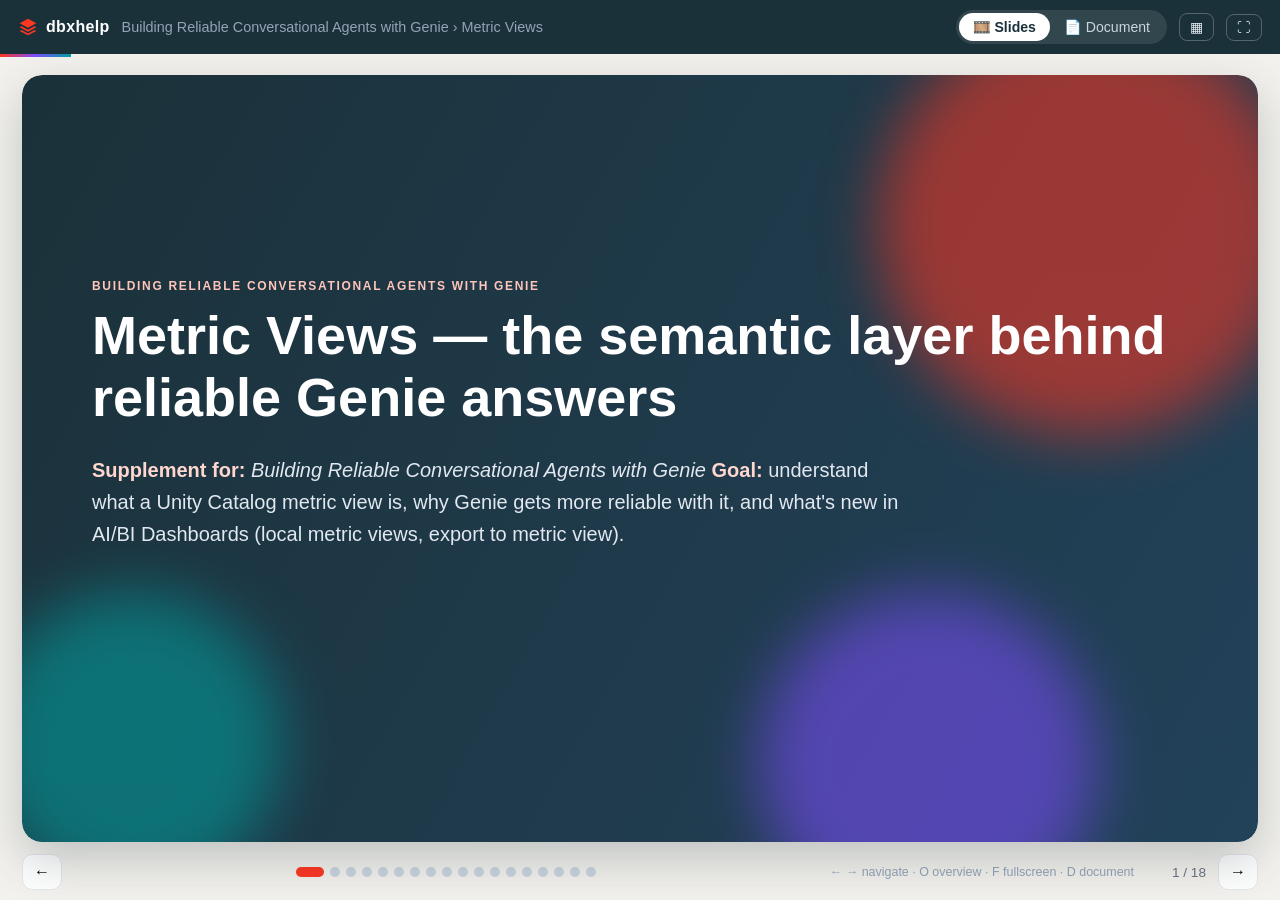
<file: modules/genie-conversational-agents/metric-views/metric-views.html>
<!DOCTYPE html>
<html lang="en">
<head>
<meta charset="utf-8">
<meta name="viewport" content="width=device-width, initial-scale=1">
<title>Metric Views · dbxhelp</title>
<style>
.dbx{--navy:#1B3139;--accent:#FF3621;--blue:#2272B4;--teal:#00A3A1;--purple:#7C4DFF;--amber:#FFAB00;--ink:#1F2937;--muted:#6B7280;--line:#E5E7EB;font-family:-apple-system,BlinkMacSystemFont,"Segoe UI",Roboto,Helvetica,Arial,sans-serif;color:var(--ink);font-size:15px;line-height:1.6;max-width:1100px}
.dbx *{box-sizing:border-box}
.dbx>*{animation:dbxRise .55s cubic-bezier(.2,.7,.2,1) both}
.dbx>*:nth-child(2){animation-delay:.06s}.dbx>*:nth-child(3){animation-delay:.12s}.dbx>*:nth-child(4){animation-delay:.18s}.dbx>*:nth-child(5){animation-delay:.24s}.dbx>*:nth-child(6){animation-delay:.3s}.dbx>*:nth-child(n+7){animation-delay:.36s}
@keyframes dbxRise{from{opacity:0;transform:translateY(14px)}to{opacity:1;transform:none}}
@keyframes dbxGrad{0%{background-position:0% 50%}50%{background-position:100% 50%}100%{background-position:0% 50%}}
@keyframes dbxFloat{0%,100%{transform:translate(0,0) scale(1)}50%{transform:translate(18px,-14px) scale(1.08)}}
@keyframes dbxLine{from{width:0}to{width:100%}}
@keyframes dbxPulse{0%,100%{box-shadow:0 0 0 0 rgba(255,54,33,.25)}50%{box-shadow:0 0 0 8px rgba(255,54,33,0)}}
.dbx .hero{position:relative;overflow:hidden;border-radius:18px;padding:38px 40px 34px;margin:4px 0 18px;color:#fff;background:linear-gradient(120deg,#1B3139,#22425a,#2a2f6b,#1B3139);background-size:300% 300%;animation:dbxGrad 14s ease infinite,dbxRise .6s both}
.dbx .blob{position:absolute;border-radius:50%;filter:blur(30px);opacity:.55;animation:dbxFloat 9s ease-in-out infinite}
.dbx .b1{width:220px;height:220px;background:#FF3621;right:-40px;top:-60px}
.dbx .b2{width:180px;height:180px;background:#7C4DFF;right:160px;bottom:-90px;animation-delay:-3s}
.dbx .b3{width:140px;height:140px;background:#00A3A1;left:-40px;bottom:-50px;animation-delay:-6s}
.dbx .hero-in{position:relative}
.dbx .kicker{text-transform:uppercase;letter-spacing:.14em;font-size:12px;color:#FFC4BA;font-weight:700}
.dbx .hero h1{font-size:34px;line-height:1.15;margin:8px 0 14px;color:#fff;font-weight:800}
.dbx .kicker-inline{display:inline-block;font-size:.5em;vertical-align:middle;background:var(--accent);padding:4px 10px;border-radius:999px;margin-right:10px;letter-spacing:.08em;text-transform:uppercase}
.dbx .chips{display:flex;flex-wrap:wrap;gap:8px;margin-bottom:12px}
.dbx .chip{background:rgba(255,255,255,.14);border:1px solid rgba(255,255,255,.25);padding:4px 12px;border-radius:999px;font-size:13px;color:#fff}
.dbx .chip strong{color:#fff}
.dbx .sub{color:#E2E8F0;font-size:16px;margin:0;max-width:820px}
.dbx .sub strong,.dbx .sub b{color:#FFD7CF}
.dbx .sub code{background:rgba(255,255,255,.16);color:#fff}
.dbx .idea{display:flex;gap:14px;align-items:flex-start;background:linear-gradient(135deg,#FFF4F1,#FFF);border:1px solid #FFD0C7;border-left:5px solid var(--accent);border-radius:14px;padding:16px 18px;margin:14px 0;animation:dbxRise .55s both,dbxPulse 3s ease-in-out 1s 2}
.dbx .idea-icon{font-size:26px;line-height:1}
.dbx .idea b{color:#C62D1A}
.dbx .sec-head{display:flex;align-items:center;gap:12px;margin:6px 0 14px;position:relative;padding-bottom:10px}
.dbx .sec-head:after{content:"";position:absolute;left:0;bottom:0;height:3px;border-radius:3px;background:linear-gradient(90deg,var(--accent),var(--purple),var(--teal));animation:dbxLine .9s ease-out both}
.dbx .sec-num{font-weight:800;font-size:13px;color:#fff;background:linear-gradient(135deg,var(--accent),#ff7a59);padding:5px 10px;border-radius:9px;letter-spacing:.05em}
.dbx .sec-icon{font-size:26px;line-height:1}
.dbx .sec-head h2{margin:0;font-size:25px;color:var(--navy);font-weight:800;border:0}
.dbx h3{color:var(--navy);margin:18px 0 8px}
.dbx p{margin:8px 0}
.dbx a{color:var(--blue)}
.dbx code{background:#EEF2FF;color:#3730A3;padding:1px 6px;border-radius:6px;font-size:.88em;font-family:ui-monospace,SFMono-Regular,Menlo,Consolas,monospace}
.dbx .tbl{overflow-x:auto;border-radius:12px;border:1px solid var(--line);box-shadow:0 2px 10px rgba(27,49,57,.06);margin:12px 0;background:#fff}
.dbx table{border-collapse:collapse;width:100%;font-size:14px}
.dbx th{background:linear-gradient(135deg,#1B3139,#2B4F63);color:#fff;text-align:left;padding:10px 12px;font-weight:600}
.dbx td{padding:9px 12px;border-top:1px solid var(--line);vertical-align:top}
.dbx tr:nth-child(even) td{background:#F8FAFC}
.dbx tr:hover td{background:#FFF4F1}
.dbx td:first-child{font-weight:600;color:var(--navy)}
.dbx ul,.dbx ol{padding-left:22px;margin:8px 0}
.dbx li{margin:5px 0}
.dbx li::marker{color:var(--accent)}
.dbx li.bad,.dbx li.good{list-style:none;margin:8px 0 8px -22px;padding:10px 14px;border-radius:10px}
.dbx li.bad{background:#FFF1F0;border:1px solid #FFCDC7}
.dbx li.good{background:#ECFDF3;border:1px solid #B7EBC9}
.dbx blockquote.callout{margin:14px 0;padding:12px 16px 12px 46px;border-radius:12px;background:linear-gradient(135deg,#E8F1FF,#F5F9FF);border:1px solid #C7DBFF;position:relative;color:#1E3A5F}
.dbx blockquote.callout:before{content:"ℹ️";position:absolute;left:14px;top:11px;font-size:18px}
.dbx blockquote.callout p{margin:4px 0}
.dbx .code{border-radius:12px;overflow:hidden;margin:12px 0;box-shadow:0 8px 24px rgba(15,23,42,.18);background:#0D1117}
.dbx .code-bar{display:flex;align-items:center;gap:6px;padding:8px 12px;background:#161B22;border-bottom:1px solid #30363D}
.dbx .code-bar i{width:11px;height:11px;border-radius:50%;background:#FF5F57;display:inline-block}
.dbx .code-bar i:nth-child(2){background:#FEBC2E}.dbx .code-bar i:nth-child(3){background:#28C840}
.dbx .lang{margin-left:8px;color:#8B949E;font-size:11px;letter-spacing:.1em;font-weight:700}
.dbx .run{margin-left:auto;color:#3FB950;font-size:11px;font-weight:700}
.dbx .copy{display:none}
.dbx .code pre{margin:0;padding:14px 16px;color:#E6EDF3;font-size:13px;line-height:1.55;overflow-x:auto;font-family:ui-monospace,SFMono-Regular,Menlo,Consolas,monospace;background:transparent}
.dbx pre.diagram{background:linear-gradient(135deg,#F8FAFC,#EEF2FF);border:1px dashed #A5B4FC;border-radius:12px;padding:14px 16px;font-size:13px;color:#312E81;overflow-x:auto;font-family:ui-monospace,SFMono-Regular,Menlo,Consolas,monospace}
.dbx .tryit{display:flex;gap:12px;align-items:center;background:linear-gradient(135deg,#ECFDF3,#F0FDFA);border:1px solid #A7F3D0;border-radius:12px;padding:12px 16px;margin:12px 0}
.dbx .tryit b{color:#047857}
.dbx .present{display:flex;gap:16px;align-items:center;border-radius:14px;padding:16px 20px;background:linear-gradient(120deg,#2a2f6b,#7C4DFF);color:#fff;box-shadow:0 10px 30px rgba(124,77,255,.3)}
.dbx .present b{font-size:17px}
.dbx .present span{color:#E9E5FF}
.dbx .present .big{font-size:34px}
.dbx .footer{margin-top:10px;padding:14px 18px;border-radius:12px;background:#F8FAFC;border:1px solid var(--line);color:var(--muted);font-size:13px}
:root{--navy:#1B3139;--accent:#FF3621;--blue:#2272B4;--purple:#7C4DFF;--teal:#00A3A1;--bg:#F4F2EE;--muted:#6B7280;--line:#E5E7EB}
*{box-sizing:border-box}
html,body{margin:0;height:100%}
body{font-family:-apple-system,BlinkMacSystemFont,"Segoe UI",Roboto,Helvetica,Arial,sans-serif;background:var(--bg);color:#1F2937;overflow:hidden}
body.embedded{height:760px}
#app{display:flex;flex-direction:column;height:100%}
header{display:flex;align-items:center;gap:12px;padding:10px 18px;background:var(--navy);color:#fff;flex:none;z-index:5}
.brand{display:flex;align-items:center;gap:8px;font-weight:800;letter-spacing:.02em}
.crumb{color:#94A3B8;font-size:.9em;white-space:nowrap;overflow:hidden;text-overflow:ellipsis;flex:1}
.seg{display:inline-flex;background:rgba(255,255,255,.1);border-radius:999px;padding:3px}
.seg button{border:0;background:transparent;color:#CBD5E1;padding:6px 14px;border-radius:999px;cursor:pointer;font-size:.88em;font-family:inherit}
.seg button.on{background:#fff;color:var(--navy);font-weight:700}
.hbtn{border:1px solid rgba(255,255,255,.25);background:transparent;color:#E2E8F0;border-radius:8px;padding:5px 10px;cursor:pointer;font-size:.85em;font-family:inherit}
.hbtn:hover{background:rgba(255,255,255,.1)}
#bar{height:3px;background:linear-gradient(90deg,var(--accent),var(--purple),var(--teal));width:0;transition:width .35s ease;flex:none}
#slides{flex:1;display:flex;flex-direction:column;min-height:0;padding:18px 22px 10px;position:relative}
.stage{flex:1;position:relative;min-height:0;perspective:1400px}
.slide{position:absolute;inset:0;background:#fff;border-radius:20px;box-shadow:0 18px 50px rgba(27,49,57,.14);overflow:auto;padding:34px 52px 40px}
.slide.enter-r{animation:inR .5s cubic-bezier(.2,.8,.2,1) both}
.slide.enter-l{animation:inL .5s cubic-bezier(.2,.8,.2,1) both}
@keyframes inR{from{opacity:0;transform:translateX(60px) rotateY(-6deg)}to{opacity:1;transform:none}}
@keyframes inL{from{opacity:0;transform:translateX(-60px) rotateY(6deg)}to{opacity:1;transform:none}}
.slide .dbx{max-width:none;font-size:18px}
.slide .dbx .sec-head h2{font-size:32px}
.slide .dbx table{font-size:16px}
.slide .dbx .code pre{font-size:14.5px}
.slide .dbx>*{animation:dbxRise .6s cubic-bezier(.2,.7,.2,1) both;animation-delay:calc(var(--i,0) * 90ms + 120ms)}
.slide.title{padding:0;overflow:hidden;background:transparent;box-shadow:0 18px 50px rgba(27,49,57,.25)}
.slide.title .dbx{height:100%;display:flex;flex-direction:column;position:relative}
.slide.title .hero{flex:1;margin:0;border-radius:20px;display:flex;align-items:center;padding:60px 70px 150px}
.slide.title .hero h1{font-size:54px}
.slide.title .sub{font-size:20px}
.slide.title .b1{width:420px;height:420px}.slide.title .b2{width:340px;height:340px}.slide.title .b3{width:300px;height:300px}
.slide.title .idea{position:absolute;left:70px;right:70px;bottom:40px;font-size:18px;background:rgba(255,255,255,.96)}
.slide.title .dbx>:not(.hero):not(.idea){display:none}
.controls{display:flex;align-items:center;gap:12px;padding-top:12px;flex:none}
.controls .nav{border:1px solid var(--line);background:#fff;border-radius:10px;width:40px;height:36px;cursor:pointer;font-size:16px}
.controls .nav:hover{border-color:var(--accent);color:var(--accent)}
.dots{display:flex;gap:6px;flex:1;justify-content:center;flex-wrap:wrap}
.dots button{width:10px;height:10px;border-radius:50%;border:0;background:#CBD5E1;cursor:pointer;padding:0;transition:all .25s}
.dots button.on{background:var(--accent);width:28px;border-radius:6px}
.count{color:var(--muted);font-size:.85em;min-width:60px;text-align:right}
.hint{color:#94A3B8;font-size:.78em;white-space:nowrap}
#overview{position:absolute;inset:0;background:rgba(244,242,238,.97);z-index:4;display:none;overflow:auto;padding:26px}
#overview.on{display:block;animation:dbxRise .3s both}
.grid{display:grid;grid-template-columns:repeat(auto-fill,minmax(220px,1fr));gap:14px}
.card{background:#fff;border-radius:14px;padding:16px;cursor:pointer;border:2px solid transparent;box-shadow:0 4px 14px rgba(0,0,0,.06);transition:all .2s}
.card:hover{transform:translateY(-3px);border-color:var(--accent)}
.card .n{font-size:.75em;color:var(--muted);font-weight:700}
.card .i{font-size:28px;margin:6px 0}
.card .t{font-weight:700;color:var(--navy)}
#doc{flex:1;display:none;min-height:0}
body.docmode #slides{display:none}
body.docmode #doc{display:flex}
#toc{width:270px;flex:none;overflow:auto;padding:22px 14px;border-right:1px solid var(--line);background:#fff}
#toc a{display:flex;gap:8px;align-items:center;padding:7px 10px;border-radius:9px;color:#334155;text-decoration:none;font-size:.9em;margin:2px 0}
#toc a:hover{background:#F1F5F9}
#toc a.on{background:#FFF1EE;color:#C62D1A;font-weight:700}
#docScroll{flex:1;overflow:auto;padding:26px 34px 80px}
.dsec{background:#fff;border-radius:18px;padding:26px 32px;margin:0 auto 18px;max-width:1000px;box-shadow:0 4px 18px rgba(27,49,57,.06);opacity:0;transform:translateY(20px);transition:opacity .6s,transform .6s cubic-bezier(.2,.7,.2,1)}
.dsec.seen{opacity:1;transform:none}
.dsec.herosec{padding:0;background:transparent;box-shadow:none}
.dsec .dbx>*{animation:none}
.quiz{max-width:820px}
.confetti{position:fixed;top:-20px;font-size:22px;z-index:9;animation:fall 2.6s linear forwards;pointer-events:none}
@keyframes fall{to{transform:translateY(110vh) rotate(720deg);opacity:.7}}
.dbx .code .copy{display:inline-block;margin-left:auto;border:1px solid #30363D;background:#21262D;color:#C9D1D9;border-radius:6px;font-size:11px;padding:2px 8px;cursor:pointer}
.dbx .code .run+.copy{margin-left:10px}
@media (max-width:760px){.slide{padding:22px}.slide.title .hero{padding:30px 30px 160px}.slide.title .hero h1{font-size:32px}.slide.title .idea{left:16px;right:16px}#toc{display:none}.crumb{display:none}.hint{display:none}}
@media print{header,.controls,#bar,#toc{display:none}body{overflow:visible}#doc{display:block}#slides{display:none}.dsec{opacity:1;transform:none;box-shadow:none}}
</style>
</head>
<body>
<div id="app">
<header>
  <div class="brand"><svg width="20" height="20" viewBox="0 0 24 24" fill="#FF3621"><path d="M12 2 2 7.5l10 5.5 10-5.5L12 2Zm0 13.2L4.2 11 2 12.2 12 17.7l10-5.5-2.2-1.2L12 15.2Zm0 4.6-7.8-4.3L2 16.7 12 22l10-5.3-2.2-1.2L12 19.8Z"/></svg>dbxhelp</div>
  <div class="crumb">Building Reliable Conversational Agents with Genie › Metric Views</div>
  <div class="seg"><button id="bSlides" class="on">🎞️ Slides</button><button id="bDoc">📄 Document</button></div>
  <button class="hbtn" id="bOver" title="Overview (O)">▦</button>
  <button class="hbtn" id="bFull" title="Fullscreen (F)">⛶</button>
</header>
<div id="bar"></div>
<section id="slides">
  <div class="stage" id="stage"></div>
  <div class="controls"><button class="nav" id="prev" title="Previous (←)">←</button><div class="dots" id="dots"></div><span class="hint">← → navigate · O overview · F fullscreen · D document</span><span class="count" id="count"></span><button class="nav" id="next" title="Next (→)">→</button></div>
  <div id="overview"><div class="grid" id="grid"></div></div>
</section>
<section id="doc"><nav id="toc"></nav><div id="docScroll"></div></section>
</div>
<script>
function dbxQuiz(root, questions, onDone) {
  if (typeof root === 'string') root = document.getElementById(root);
  var i = 0, score = 0, picked = null, shown = false, done = false;
  function esc(s) { return String(s).replace(/&/g, '&amp;').replace(/</g, '&lt;').replace(/>/g, '&gt;').replace(/`([^`]+)`/g, '<code style="background:#EEF2FF;color:#3730A3;padding:1px 6px;border-radius:6px">$1</code>'); }
  function btn(label, primary) { return '<button style="margin-top:16px;padding:10px 22px;border-radius:10px;border:none;cursor:pointer;font-weight:700;background:' + (primary ? 'linear-gradient(135deg,#FF3621,#7C4DFF)' : '#E5E7EB') + ';color:' + (primary ? '#fff' : '#6B7280') + ';font-size:0.95em;box-shadow:' + (primary ? '0 6px 18px rgba(124,77,255,.3)' : 'none') + '">' + label + '</button>'; }
  var box = 'padding:22px 24px;border-radius:16px;background:#fff;border:1px solid #E5E7EB;box-shadow:0 8px 28px rgba(27,49,57,.08);animation:dbxQ .4s ease both';
  var style = '<style>@keyframes dbxQ{from{opacity:0;transform:translateY(10px)}to{opacity:1;transform:none}}</style>';
  function bar() {
    var h = '<div style="display:flex;gap:6px;margin-bottom:14px">';
    for (var k = 0; k < questions.length; k++) h += '<div style="flex:1;height:6px;border-radius:6px;background:' + (k < i ? 'linear-gradient(90deg,#FF3621,#7C4DFF)' : k === i ? '#C4B5FD' : '#E5E7EB') + '"></div>';
    return h + '</div>';
  }
  function render() {
    if (i >= questions.length) {
      var pct = Math.round(score / questions.length * 100), msg = pct === 100 ? 'Perfect! 🎉' : pct >= 60 ? 'Nice work! 💪' : 'Worth another look 📖';
      root.innerHTML = style + '<div style="' + box + ';text-align:center"><div style="font-size:48px">' + (pct === 100 ? '🏆' : pct >= 60 ? '🌟' : '🔁') + '</div><div style="font-size:1.6em;font-weight:800;color:#1B3139">' + score + ' / ' + questions.length + '</div><div style="color:#6B7280;margin-top:4px">' + msg + '</div>' + btn('Retake', true) + '</div>';
      root.querySelector('button').onclick = function () { i = 0; score = 0; picked = null; shown = false; done = false; render(); };
      if (!done && onDone) { done = true; onDone(score, questions.length); }
      return;
    }
    var Q = questions[i], h = style + '<div style="' + box + '">' + bar();
    h += '<div style="color:#7C4DFF;font-size:0.8em;font-weight:800;letter-spacing:.08em;text-transform:uppercase;margin-bottom:6px">Question ' + (i + 1) + ' of ' + questions.length + '</div>';
    h += '<div style="font-weight:700;color:#1B3139;margin-bottom:14px;line-height:1.5;font-size:1.05em">' + esc(Q.q) + '</div>';
    Q.o.forEach(function (t, k) {
      var bg = '#fff', bd = '#E5E7EB', mark = String.fromCharCode(65 + k);
      if (shown && k === Q.c) { bg = '#ECFDF3'; bd = '#22C55E'; mark = '✓'; }
      else if (shown && k === picked) { bg = '#FFF1F0'; bd = '#EF4444'; mark = '✗'; }
      else if (!shown && k === picked) { bg = '#F5F3FF'; bd = '#7C4DFF'; }
      h += '<div data-k="' + k + '" style="display:flex;gap:12px;align-items:center;padding:11px 14px;margin:8px 0;border:2px solid ' + bd + ';background:' + bg + ';border-radius:12px;cursor:' + (shown ? 'default' : 'pointer') + ';color:#1F2937;transition:all .15s">' +
        '<span style="flex:none;width:28px;height:28px;border-radius:8px;display:inline-flex;align-items:center;justify-content:center;font-weight:800;font-size:.85em;background:' + (bd === '#E5E7EB' ? '#F1F5F9' : bd) + ';color:' + (bd === '#E5E7EB' ? '#64748B' : '#fff') + '">' + mark + '</span><span>' + esc(t) + '</span></div>';
    });
    if (shown) {
      var ok = picked === Q.c;
      h += '<div style="margin-top:14px;padding:14px 16px;border-radius:12px;background:' + (ok ? '#ECFDF3' : '#FFF7ED') + ';border:1px solid ' + (ok ? '#A7F3D0' : '#FED7AA') + ';color:#1F2937;animation:dbxQ .3s both"><strong>' + (ok ? '✅ Correct.' : '💡 Not quite.') + '</strong> ' + esc(Q.e) + '</div>' + btn(i + 1 < questions.length ? 'Next →' : 'See score', true);
    } else {
      h += btn('Submit', picked !== null);
    }
    root.innerHTML = h + '</div>';
    if (!shown) root.querySelectorAll('[data-k]').forEach(function (el) { el.onclick = function () { picked = +el.getAttribute('data-k'); render(); }; });
    root.querySelector('button').onclick = function () {
      if (!shown) { if (picked === null) return; if (picked === Q.c) score++; shown = true; }
      else { i++; picked = null; shown = false; }
      render();
    };
  }
  render();
}
var SLIDES = [{"title": "Metric Views — the semantic layer behind reliable Genie answers", "icon": "🚀", "html": "<div class=\"hero\"><div class=\"blob b1\"><\/div><div class=\"blob b2\"><\/div><div class=\"blob b3\"><\/div><div class=\"hero-in\"><div class=\"kicker\">Building Reliable Conversational Agents with Genie<\/div><h1>Metric Views — the semantic layer behind reliable Genie answers<\/h1><div class=\"chips\"><\/div><p class=\"sub\"><strong>Supplement for:<\/strong> <em>Building Reliable Conversational Agents with Genie<\/em> <strong>Goal:<\/strong> understand what a Unity Catalog metric view is, why Genie gets more reliable with it, and what's new in AI/BI Dashboards (local metric views, export to metric view).<\/p><\/div><\/div><p><strong>In one sentence:<\/strong> a metric view lets you define a business metric <em>once<\/em> (for example \"net revenue ÷ completed orders\") in Unity Catalog. Any tool, including Genie, dashboards, SQL, alerts and external BI, can then slice it by <em>any<\/em> dimension, and it always computes correctly.<\/p>"}, {"title": "Why this matters for Genie", "icon": "🧞", "html": "<div class=\"sec-head\"><span class=\"sec-num\">01<\/span><span class=\"sec-icon\">🧞<\/span><h2>Why this matters for Genie<\/h2><\/div><p>When Genie only sees raw tables, it has to <strong>guess<\/strong> your business logic each time someone asks a question:<\/p>\n<ul>\n<li><em>\"What is revenue?\"<\/em> Gross or net? Including cancelled orders? Including test orders?<\/li>\n<li><em>\"Average order value\"<\/em> means <code>SUM(revenue) / COUNT(orders)<\/code>, not <code>AVG(price)<\/code>.<\/li>\n<li><em>\"Active customers\"<\/em> is a <code>COUNT(DISTINCT …)<\/code>, which <strong>cannot be summed<\/strong> across months.<\/li>\n<\/ul>\n<p>Each guess is a chance for <strong>two users asking the same question to get two different numbers<\/strong>.<\/p>\n<p>A metric view moves that logic out of the LLM and into a <strong>governed, versioned definition<\/strong>:<\/p>\n<div class=\"tbl\"><table>\n<thead>\n<tr>\n<th>Without metric view<\/th>\n<th>With metric view<\/th>\n<\/tr>\n<\/thead>\n<tbody>\n<tr>\n<td>Genie writes the aggregation SQL itself<\/td>\n<td>Genie picks a measure: <code>MEASURE(net_revenue)<\/code><\/td>\n<\/tr>\n<tr>\n<td>Business rules live in instructions / examples<\/td>\n<td>Business rules live in Unity Catalog (one place)<\/td>\n<\/tr>\n<tr>\n<td>Same KPI can differ between Genie, dashboards and Excel<\/td>\n<td>Same definition everywhere<\/td>\n<\/tr>\n<tr>\n<td>Hard to review<\/td>\n<td>Reviewable YAML, permissions, lineage<\/td>\n<\/tr>\n<\/tbody>\n<\/table><\/div>"}, {"title": "What is a metric view?", "icon": "📏", "html": "<div class=\"sec-head\"><span class=\"sec-num\">02<\/span><span class=\"sec-icon\">📏<\/span><h2>What is a metric view?<\/h2><\/div><p>A <strong>metric view<\/strong> is a Unity Catalog object, defined in YAML, that separates:<\/p>\n<ul>\n<li><strong>Source:<\/strong> a table, view, SQL query, or another metric view (optionally with <strong>joins<\/strong> in a star or snowflake schema)<\/li>\n<li><strong>Filter:<\/strong> a condition applied to <em>every<\/em> query (e.g. <code>status &lt;&gt; 'TEST'<\/code>)<\/li>\n<li><strong>Fields (dimensions):<\/strong> the attributes you group and filter by (<code>region<\/code>, <code>order_month<\/code>, …)<\/li>\n<li><strong>Measures:<\/strong> aggregate expressions (<code>SUM(...)<\/code>, <code>COUNT(DISTINCT ...)<\/code>, ratios, window measures)<\/li>\n<\/ul>\n<p>The key difference from a normal view:<\/p>\n<ul>\n<li>A <strong>standard view<\/strong> fixes the aggregation <em>and<\/em> the grouping when you create it.<\/li>\n<li>A <strong>metric view<\/strong> fixes only the <strong>definition<\/strong> of the measure. The <strong>grouping is chosen at query time<\/strong>, and the engine generates the correct SQL for that grain.<\/li>\n<\/ul>\n<blockquote class=\"callout\">\n<p>Metric views are the core of the <strong>Unity Catalog semantics layer<\/strong> (docs: <em>UC Semantics → Metric views<\/em>).<\/p>\n<\/blockquote>"}, {"title": "The classic trap: average of averages", "icon": "⚠️", "html": "<div class=\"sec-head\"><span class=\"sec-num\">03<\/span><span class=\"sec-icon\">⚠️<\/span><h2>The classic trap: average of averages<\/h2><\/div><p>Imagine a standard view pre-aggregated per <strong>category × month<\/strong>:<\/p>\n<div class=\"code\"><div class=\"code-bar\"><i><\/i><i><\/i><i><\/i><span class=\"lang\">SQL<\/span><button class=\"copy\" type=\"button\">copy<\/button><\/div><pre><span style=\"color: #FF7B72\">CREATE<\/span><span style=\"color: #6E7681\"> <\/span><span style=\"color: #FF7B72\">VIEW<\/span><span style=\"color: #6E7681\"> <\/span><span style=\"color: #E6EDF3\">v_sales_by_category_month<\/span><span style=\"color: #6E7681\"> <\/span><span style=\"color: #FF7B72\">AS<\/span>\n<span style=\"color: #FF7B72\">SELECT<\/span><span style=\"color: #6E7681\"> <\/span><span style=\"color: #E6EDF3\">product_category,<\/span><span style=\"color: #6E7681\"> <\/span><span style=\"color: #E6EDF3\">order_month,<\/span>\n<span style=\"color: #6E7681\">       <\/span><span style=\"color: #FF7B72\">SUM<\/span><span style=\"color: #E6EDF3\">(net_revenue)<\/span><span style=\"color: #6E7681\"> <\/span><span style=\"color: #FF7B72; font-weight: bold\">/<\/span><span style=\"color: #6E7681\"> <\/span><span style=\"color: #FF7B72\">COUNT<\/span><span style=\"color: #E6EDF3\">(<\/span><span style=\"color: #FF7B72; font-weight: bold\">*<\/span><span style=\"color: #E6EDF3\">)<\/span><span style=\"color: #6E7681\">  <\/span><span style=\"color: #FF7B72\">AS<\/span><span style=\"color: #6E7681\"> <\/span><span style=\"color: #E6EDF3\">avg_order_value,<\/span>\n<span style=\"color: #6E7681\">       <\/span><span style=\"color: #FF7B72\">COUNT<\/span><span style=\"color: #E6EDF3\">(<\/span><span style=\"color: #FF7B72\">DISTINCT<\/span><span style=\"color: #6E7681\"> <\/span><span style=\"color: #E6EDF3\">customer_id)<\/span><span style=\"color: #6E7681\">  <\/span><span style=\"color: #FF7B72\">AS<\/span><span style=\"color: #6E7681\"> <\/span><span style=\"color: #E6EDF3\">unique_customers<\/span>\n<span style=\"color: #FF7B72\">FROM<\/span><span style=\"color: #6E7681\"> <\/span><span style=\"color: #E6EDF3\">orders<\/span><span style=\"color: #6E7681\"> <\/span><span style=\"color: #FF7B72\">GROUP<\/span><span style=\"color: #6E7681\"> <\/span><span style=\"color: #FF7B72\">BY<\/span><span style=\"color: #6E7681\"> <\/span><span style=\"color: #FF7B72\">ALL<\/span><span style=\"color: #E6EDF3\">;<\/span><\/pre><\/div>\n<p>Now someone (or Genie) asks <em>\"What was the average order value and number of customers in 2025?\"<\/em><\/p>\n<ul>\n<li><code>AVG(avg_order_value)<\/code> → <strong>wrong<\/strong> (averages of averages ignore the order volume behind each value)<\/li>\n<li><code>SUM(unique_customers)<\/code> → <strong>wrong<\/strong> (the same customer is counted in many months and categories)<\/li>\n<\/ul>\n<p>With a metric view, <code>MEASURE(avg_order_value)<\/code> and <code>MEASURE(unique_customers)<\/code> are <strong>re-computed from the detail rows at whatever grain you ask for<\/strong>: year, category, region, or nothing at all.<\/p>\n<blockquote class=\"callout\">\n<p>The hands-on demo notebook reproduces this with real numbers.<\/p>\n<\/blockquote>"}, {"title": "Anatomy of a metric view (YAML)", "icon": "📏", "html": "<div class=\"sec-head\"><span class=\"sec-num\">04<\/span><span class=\"sec-icon\">📏<\/span><h2>Anatomy of a metric view (YAML)<\/h2><\/div><div class=\"code\"><div class=\"code-bar\"><i><\/i><i><\/i><i><\/i><span class=\"lang\">YAML<\/span><button class=\"copy\" type=\"button\">copy<\/button><\/div><pre><span style=\"color: #7EE787\">version<\/span><span style=\"color: #E6EDF3\">:<\/span><span style=\"color: #6E7681\"> <\/span><span style=\"color: #A5D6FF\">1.1<\/span>\n<span style=\"color: #7EE787\">comment<\/span><span style=\"color: #E6EDF3\">:<\/span><span style=\"color: #6E7681\"> <\/span><span style=\"color: #A5D6FF\">Sales KPIs for the retail demo<\/span>\n<span style=\"color: #7EE787\">source<\/span><span style=\"color: #E6EDF3\">:<\/span><span style=\"color: #6E7681\"> <\/span><span style=\"color: #A5D6FF\">main.retail.fact_orders<\/span>\n<span style=\"color: #7EE787\">filter<\/span><span style=\"color: #E6EDF3\">:<\/span><span style=\"color: #6E7681\"> <\/span><span style=\"color: #A5D6FF\">source.status &lt;&gt; 'TEST'<\/span><span style=\"color: #6E7681\">          <\/span><span style=\"color: #8B949E; font-style: italic\"># applied to every query<\/span>\n\n<span style=\"color: #7EE787\">joins<\/span><span style=\"color: #E6EDF3\">:<\/span><span style=\"color: #6E7681\">                                    <\/span><span style=\"color: #8B949E; font-style: italic\"># star schema, LEFT OUTER, many-to-one by default<\/span>\n<span style=\"color: #6E7681\">  <\/span><span style=\"color: #E6EDF3\">-<\/span><span style=\"color: #6E7681\"> <\/span><span style=\"color: #7EE787\">name<\/span><span style=\"color: #E6EDF3\">:<\/span><span style=\"color: #6E7681\"> <\/span><span style=\"color: #A5D6FF\">customer<\/span>\n<span style=\"color: #6E7681\">    <\/span><span style=\"color: #7EE787\">source<\/span><span style=\"color: #E6EDF3\">:<\/span><span style=\"color: #6E7681\"> <\/span><span style=\"color: #A5D6FF\">main.retail.dim_customer<\/span>\n<span style=\"color: #6E7681\">    <\/span><span style=\"color: #A5D6FF\">'on'<\/span><span style=\"color: #E6EDF3\">:<\/span><span style=\"color: #6E7681\"> <\/span><span style=\"color: #A5D6FF\">source.customer_id = customer.customer_id<\/span>\n<span style=\"color: #6E7681\">  <\/span><span style=\"color: #E6EDF3\">-<\/span><span style=\"color: #6E7681\"> <\/span><span style=\"color: #7EE787\">name<\/span><span style=\"color: #E6EDF3\">:<\/span><span style=\"color: #6E7681\"> <\/span><span style=\"color: #A5D6FF\">product<\/span>\n<span style=\"color: #6E7681\">    <\/span><span style=\"color: #7EE787\">source<\/span><span style=\"color: #E6EDF3\">:<\/span><span style=\"color: #6E7681\"> <\/span><span style=\"color: #A5D6FF\">main.retail.dim_product<\/span>\n<span style=\"color: #6E7681\">    <\/span><span style=\"color: #A5D6FF\">'on'<\/span><span style=\"color: #E6EDF3\">:<\/span><span style=\"color: #6E7681\"> <\/span><span style=\"color: #A5D6FF\">source.product_id = product.product_id<\/span>\n\n<span style=\"color: #7EE787\">fields<\/span><span style=\"color: #E6EDF3\">:<\/span><span style=\"color: #6E7681\">                                   <\/span><span style=\"color: #8B949E; font-style: italic\"># a.k.a. dimensions<\/span>\n<span style=\"color: #6E7681\">  <\/span><span style=\"color: #E6EDF3\">-<\/span><span style=\"color: #6E7681\"> <\/span><span style=\"color: #7EE787\">name<\/span><span style=\"color: #E6EDF3\">:<\/span><span style=\"color: #6E7681\"> <\/span><span style=\"color: #A5D6FF\">order_month<\/span>\n<span style=\"color: #6E7681\">    <\/span><span style=\"color: #7EE787\">expr<\/span><span style=\"color: #E6EDF3\">:<\/span><span style=\"color: #6E7681\"> <\/span><span style=\"color: #A5D6FF\">DATE_TRUNC('MONTH', source.order_date)<\/span>\n<span style=\"color: #6E7681\">  <\/span><span style=\"color: #E6EDF3\">-<\/span><span style=\"color: #6E7681\"> <\/span><span style=\"color: #7EE787\">name<\/span><span style=\"color: #E6EDF3\">:<\/span><span style=\"color: #6E7681\"> <\/span><span style=\"color: #A5D6FF\">region<\/span>\n<span style=\"color: #6E7681\">    <\/span><span style=\"color: #7EE787\">expr<\/span><span style=\"color: #E6EDF3\">:<\/span><span style=\"color: #6E7681\"> <\/span><span style=\"color: #A5D6FF\">customer.region<\/span>\n<span style=\"color: #6E7681\">    <\/span><span style=\"color: #7EE787\">synonyms<\/span><span style=\"color: #E6EDF3\">:<\/span><span style=\"color: #6E7681\"> <\/span><span style=\"color: #E6EDF3\">[<\/span><span style=\"color: #A5D6FF\">'market'<\/span><span style=\"color: #E6EDF3\">,<\/span><span style=\"color: #6E7681\"> <\/span><span style=\"color: #A5D6FF\">'territory'<\/span><span style=\"color: #E6EDF3\">]<\/span>\n\n<span style=\"color: #7EE787\">measures<\/span><span style=\"color: #E6EDF3\">:<\/span>\n<span style=\"color: #6E7681\">  <\/span><span style=\"color: #E6EDF3\">-<\/span><span style=\"color: #6E7681\"> <\/span><span style=\"color: #7EE787\">name<\/span><span style=\"color: #E6EDF3\">:<\/span><span style=\"color: #6E7681\"> <\/span><span style=\"color: #A5D6FF\">completed_orders<\/span>\n<span style=\"color: #6E7681\">    <\/span><span style=\"color: #7EE787\">expr<\/span><span style=\"color: #E6EDF3\">:<\/span><span style=\"color: #6E7681\"> <\/span><span style=\"color: #A5D6FF\">COUNT(1) FILTER (WHERE source.status = 'COMPLETED')<\/span>\n<span style=\"color: #6E7681\">  <\/span><span style=\"color: #E6EDF3\">-<\/span><span style=\"color: #6E7681\"> <\/span><span style=\"color: #7EE787\">name<\/span><span style=\"color: #E6EDF3\">:<\/span><span style=\"color: #6E7681\"> <\/span><span style=\"color: #A5D6FF\">net_revenue<\/span>\n<span style=\"color: #6E7681\">    <\/span><span style=\"color: #7EE787\">expr<\/span><span style=\"color: #E6EDF3\">:<\/span><span style=\"color: #6E7681\"> <\/span><span style=\"color: #A5D6FF\">SUM(source.quantity * product.unit_price * (1 - source.discount)) FILTER (WHERE source.status = 'COMPLETED')<\/span>\n<span style=\"color: #6E7681\">    <\/span><span style=\"color: #7EE787\">format<\/span><span style=\"color: #E6EDF3\">:<\/span><span style=\"color: #6E7681\"> <\/span><span style=\"color: #E6EDF3\">{<\/span><span style=\"color: #7EE787\">type<\/span><span style=\"color: #E6EDF3\">:<\/span><span style=\"color: #6E7681\"> <\/span><span style=\"color: #79C0FF\">currency<\/span><span style=\"color: #E6EDF3\">,<\/span><span style=\"color: #7EE787\"> currency_code<\/span><span style=\"color: #E6EDF3\">:<\/span><span style=\"color: #6E7681\"> <\/span><span style=\"color: #79C0FF\">USD<\/span><span style=\"color: #E6EDF3\">}<\/span>\n<span style=\"color: #6E7681\">  <\/span><span style=\"color: #E6EDF3\">-<\/span><span style=\"color: #6E7681\"> <\/span><span style=\"color: #7EE787\">name<\/span><span style=\"color: #E6EDF3\">:<\/span><span style=\"color: #6E7681\"> <\/span><span style=\"color: #A5D6FF\">avg_order_value<\/span><span style=\"color: #6E7681\">                 <\/span><span style=\"color: #8B949E; font-style: italic\"># composed from other measures<\/span>\n<span style=\"color: #6E7681\">    <\/span><span style=\"color: #7EE787\">expr<\/span><span style=\"color: #E6EDF3\">:<\/span><span style=\"color: #6E7681\"> <\/span><span style=\"color: #A5D6FF\">MEASURE(net_revenue) / MEASURE(completed_orders)<\/span><\/pre><\/div>\n<p>Tips:<\/p>\n<ul>\n<li>Quote the <code>'on'<\/code> key, because plain YAML can parse <code>on<\/code> as a boolean.<\/li>\n<li><code>fields<\/code> and <code>dimensions<\/code> are synonyms (the UI editor writes <code>dimensions<\/code>).<\/li>\n<li>Measures may reference earlier fields and measures, and use <code>MEASURE()<\/code> to reference a measure.<\/li>\n<\/ul>"}, {"title": "Creating a metric view", "icon": "📏", "html": "<div class=\"sec-head\"><span class=\"sec-num\">05<\/span><span class=\"sec-icon\">📏<\/span><h2>Creating a metric view<\/h2><\/div><p>Three ways to create one:<\/p>\n<ol>\n<li><strong>SQL DDL<\/strong>: <code>CREATE OR REPLACE VIEW … WITH METRICS LANGUAGE YAML AS $$ … $$<\/code><\/li>\n<li><strong>Catalog Explorer UI<\/strong>: open a table → <strong>Create → Metric view<\/strong>. The visual editor offers joins, filters, fields, measures, <em>Preview<\/em>, and a <code>&lt;&gt;<\/code> YAML tab.<\/li>\n<li><strong>Genie Code<\/strong>: describe the metric view in natural language, or import Tableau / Power BI definitions.<\/li>\n<\/ol>\n<div class=\"code\"><div class=\"code-bar\"><i><\/i><i><\/i><i><\/i><span class=\"lang\">SQL<\/span><button class=\"copy\" type=\"button\">copy<\/button><\/div><pre><span style=\"color: #FF7B72\">CREATE<\/span><span style=\"color: #6E7681\"> <\/span><span style=\"color: #FF7B72\">OR<\/span><span style=\"color: #6E7681\"> <\/span><span style=\"color: #FF7B72\">REPLACE<\/span><span style=\"color: #6E7681\"> <\/span><span style=\"color: #FF7B72\">VIEW<\/span><span style=\"color: #6E7681\"> <\/span><span style=\"color: #E6EDF3\">sales_metrics<\/span>\n<span style=\"color: #FF7B72\">WITH<\/span><span style=\"color: #6E7681\"> <\/span><span style=\"color: #E6EDF3\">METRICS<\/span>\n<span style=\"color: #FF7B72\">LANGUAGE<\/span><span style=\"color: #6E7681\"> <\/span><span style=\"color: #E6EDF3\">YAML<\/span>\n<span style=\"color: #FF7B72\">AS<\/span><span style=\"color: #6E7681\"> <\/span><span style=\"color: #F85149\">$$<\/span>\n<span style=\"color: #FF7B72\">version<\/span><span style=\"color: #E6EDF3\">:<\/span><span style=\"color: #6E7681\"> <\/span><span style=\"color: #A5D6FF\">1<\/span><span style=\"color: #E6EDF3\">.<\/span><span style=\"color: #A5D6FF\">1<\/span>\n<span style=\"color: #FF7B72\">source<\/span><span style=\"color: #E6EDF3\">:<\/span><span style=\"color: #6E7681\"> <\/span><span style=\"color: #E6EDF3\">main.retail.fact_orders<\/span>\n<span style=\"color: #E6EDF3\">fields:<\/span>\n<span style=\"color: #6E7681\">  <\/span><span style=\"color: #FF7B72; font-weight: bold\">-<\/span><span style=\"color: #6E7681\"> <\/span><span style=\"color: #E6EDF3\">name:<\/span><span style=\"color: #6E7681\"> <\/span><span style=\"color: #E6EDF3\">order_month<\/span>\n<span style=\"color: #6E7681\">    <\/span><span style=\"color: #E6EDF3\">expr:<\/span><span style=\"color: #6E7681\"> <\/span><span style=\"color: #E6EDF3\">DATE_TRUNC(<\/span><span style=\"color: #A5D6FF\">'MONTH'<\/span><span style=\"color: #E6EDF3\">,<\/span><span style=\"color: #6E7681\"> <\/span><span style=\"color: #E6EDF3\">order_date)<\/span>\n<span style=\"color: #E6EDF3\">measures:<\/span>\n<span style=\"color: #6E7681\">  <\/span><span style=\"color: #FF7B72; font-weight: bold\">-<\/span><span style=\"color: #6E7681\"> <\/span><span style=\"color: #E6EDF3\">name:<\/span><span style=\"color: #6E7681\"> <\/span><span style=\"color: #E6EDF3\">order_count<\/span>\n<span style=\"color: #6E7681\">    <\/span><span style=\"color: #E6EDF3\">expr:<\/span><span style=\"color: #6E7681\"> <\/span><span style=\"color: #FF7B72\">COUNT<\/span><span style=\"color: #E6EDF3\">(<\/span><span style=\"color: #A5D6FF\">1<\/span><span style=\"color: #E6EDF3\">)<\/span>\n<span style=\"color: #F85149\">$$<\/span><span style=\"color: #E6EDF3\">;<\/span><\/pre><\/div>\n<p><strong>Privileges needed:<\/strong> <code>SELECT<\/code> on the sources, <code>USE CATALOG<\/code>, plus <code>USE SCHEMA<\/code> and <code>CREATE TABLE<\/code> on the target schema, and access to a SQL warehouse or compute on a supported runtime.<\/p>"}, {"title": "Querying with MEASURE()", "icon": "📏", "html": "<div class=\"sec-head\"><span class=\"sec-num\">06<\/span><span class=\"sec-icon\">📏<\/span><h2>Querying with MEASURE()<\/h2><\/div><div class=\"code\"><div class=\"code-bar\"><i><\/i><i><\/i><i><\/i><span class=\"lang\">SQL<\/span><button class=\"copy\" type=\"button\">copy<\/button><\/div><pre><span style=\"color: #FF7B72\">SELECT<\/span><span style=\"color: #6E7681\"> <\/span><span style=\"color: #E6EDF3\">region,<\/span>\n<span style=\"color: #6E7681\">       <\/span><span style=\"color: #E6EDF3\">order_month,<\/span>\n<span style=\"color: #6E7681\">       <\/span><span style=\"color: #E6EDF3\">MEASURE(net_revenue)<\/span><span style=\"color: #6E7681\">      <\/span><span style=\"color: #FF7B72\">AS<\/span><span style=\"color: #6E7681\"> <\/span><span style=\"color: #E6EDF3\">net_revenue,<\/span>\n<span style=\"color: #6E7681\">       <\/span><span style=\"color: #E6EDF3\">MEASURE(avg_order_value)<\/span><span style=\"color: #6E7681\">  <\/span><span style=\"color: #FF7B72\">AS<\/span><span style=\"color: #6E7681\"> <\/span><span style=\"color: #E6EDF3\">aov<\/span>\n<span style=\"color: #FF7B72\">FROM<\/span><span style=\"color: #6E7681\"> <\/span><span style=\"color: #E6EDF3\">sales_metrics<\/span>\n<span style=\"color: #FF7B72\">WHERE<\/span><span style=\"color: #6E7681\"> <\/span><span style=\"color: #E6EDF3\">product_category<\/span><span style=\"color: #6E7681\"> <\/span><span style=\"color: #FF7B72; font-weight: bold\">=<\/span><span style=\"color: #6E7681\"> <\/span><span style=\"color: #A5D6FF\">'Electronics'<\/span>\n<span style=\"color: #FF7B72\">GROUP<\/span><span style=\"color: #6E7681\"> <\/span><span style=\"color: #FF7B72\">BY<\/span><span style=\"color: #6E7681\"> <\/span><span style=\"color: #FF7B72\">ALL<\/span>\n<span style=\"color: #FF7B72\">ORDER<\/span><span style=\"color: #6E7681\"> <\/span><span style=\"color: #FF7B72\">BY<\/span><span style=\"color: #6E7681\"> <\/span><span style=\"color: #E6EDF3\">order_month;<\/span><\/pre><\/div>\n<p>Rules to remember:<\/p>\n<ul>\n<li>Every measure <strong>must<\/strong> be wrapped in <code>MEASURE()<\/code> (on DBR 18.1+, <code>agg()<\/code> works as well).<\/li>\n<li><strong>No <code>SELECT *<\/code><\/strong>: list fields explicitly.<\/li>\n<li><strong>No direct joins<\/strong> with other tables. Aggregate in a CTE first, then join the CTE.<\/li>\n<li><code>DESCRIBE TABLE EXTENDED sales_metrics AS JSON<\/code> shows the full YAML (<em>View Text<\/em>) and per-column metadata.<\/li>\n<li>In AI/BI dashboards, <code>MEASURE()<\/code> is applied automatically.<\/li>\n<\/ul>"}, {"title": "Agent metadata: teach Genie your vocabulary", "icon": "🏷️", "html": "<div class=\"sec-head\"><span class=\"sec-num\">07<\/span><span class=\"sec-icon\">🏷️<\/span><h2>Agent metadata: teach Genie your vocabulary<\/h2><\/div><p>YAML spec <strong>1.1<\/strong> (DBR 17.3+) adds metadata that downstream tools understand:<\/p>\n<div class=\"tbl\"><table>\n<thead>\n<tr>\n<th>Property<\/th>\n<th>What it does<\/th>\n<th>Who uses it<\/th>\n<\/tr>\n<\/thead>\n<tbody>\n<tr>\n<td><code>comment<\/code><\/td>\n<td>Business description of the view / field / measure<\/td>\n<td>Genie, Catalog, BI tools<\/td>\n<\/tr>\n<tr>\n<td><code>display_name<\/code><\/td>\n<td>Human-friendly label (≤ 255 chars)<\/td>\n<td>Dashboards, BI tools<\/td>\n<\/tr>\n<tr>\n<td><code>synonyms<\/code><\/td>\n<td>Up to 10 alternative names<\/td>\n<td><strong>Genie imports them automatically<\/strong><\/td>\n<\/tr>\n<tr>\n<td><code>format<\/code><\/td>\n<td><code>number<\/code>, <code>currency<\/code>, <code>percentage<\/code>, <code>byte<\/code>, <code>date<\/code>, <code>date_time<\/code><\/td>\n<td>Dashboards (auto-applied)<\/td>\n<\/tr>\n<\/tbody>\n<\/table><\/div>\n<div class=\"code\"><div class=\"code-bar\"><i><\/i><i><\/i><i><\/i><span class=\"lang\">YAML<\/span><button class=\"copy\" type=\"button\">copy<\/button><\/div><pre><span style=\"color: #7EE787\">measures<\/span><span style=\"color: #E6EDF3\">:<\/span>\n<span style=\"color: #6E7681\">  <\/span><span style=\"color: #E6EDF3\">-<\/span><span style=\"color: #6E7681\"> <\/span><span style=\"color: #7EE787\">name<\/span><span style=\"color: #E6EDF3\">:<\/span><span style=\"color: #6E7681\"> <\/span><span style=\"color: #A5D6FF\">net_revenue<\/span>\n<span style=\"color: #6E7681\">    <\/span><span style=\"color: #7EE787\">expr<\/span><span style=\"color: #E6EDF3\">:<\/span><span style=\"color: #6E7681\"> <\/span><span style=\"color: #A5D6FF\">SUM(source.amount)<\/span>\n<span style=\"color: #6E7681\">    <\/span><span style=\"color: #7EE787\">comment<\/span><span style=\"color: #E6EDF3\">:<\/span><span style=\"color: #6E7681\"> <\/span><span style=\"color: #A5D6FF\">Revenue after discounts, completed orders only<\/span>\n<span style=\"color: #6E7681\">    <\/span><span style=\"color: #7EE787\">display_name<\/span><span style=\"color: #E6EDF3\">:<\/span><span style=\"color: #6E7681\"> <\/span><span style=\"color: #A5D6FF\">Net Revenue<\/span>\n<span style=\"color: #6E7681\">    <\/span><span style=\"color: #7EE787\">synonyms<\/span><span style=\"color: #E6EDF3\">:<\/span><span style=\"color: #6E7681\"> <\/span><span style=\"color: #E6EDF3\">[<\/span><span style=\"color: #A5D6FF\">'revenue'<\/span><span style=\"color: #E6EDF3\">,<\/span><span style=\"color: #6E7681\"> <\/span><span style=\"color: #A5D6FF\">'sales'<\/span><span style=\"color: #E6EDF3\">,<\/span><span style=\"color: #6E7681\"> <\/span><span style=\"color: #A5D6FF\">'turnover'<\/span><span style=\"color: #E6EDF3\">]<\/span>\n<span style=\"color: #6E7681\">    <\/span><span style=\"color: #7EE787\">format<\/span><span style=\"color: #E6EDF3\">:<\/span>\n<span style=\"color: #6E7681\">      <\/span><span style=\"color: #7EE787\">type<\/span><span style=\"color: #E6EDF3\">:<\/span><span style=\"color: #6E7681\"> <\/span><span style=\"color: #A5D6FF\">currency<\/span>\n<span style=\"color: #6E7681\">      <\/span><span style=\"color: #7EE787\">currency_code<\/span><span style=\"color: #E6EDF3\">:<\/span><span style=\"color: #6E7681\"> <\/span><span style=\"color: #A5D6FF\">EUR<\/span>\n<span style=\"color: #6E7681\">      <\/span><span style=\"color: #7EE787\">decimal_places<\/span><span style=\"color: #E6EDF3\">:<\/span><span style=\"color: #6E7681\"> <\/span><span style=\"color: #E6EDF3\">{<\/span><span style=\"color: #7EE787\">type<\/span><span style=\"color: #E6EDF3\">:<\/span><span style=\"color: #6E7681\"> <\/span><span style=\"color: #79C0FF\">exact<\/span><span style=\"color: #E6EDF3\">,<\/span><span style=\"color: #7EE787\"> places<\/span><span style=\"color: #E6EDF3\">:<\/span><span style=\"color: #6E7681\"> <\/span><span style=\"color: #79C0FF\">2<\/span><span style=\"color: #E6EDF3\">}<\/span><\/pre><\/div>\n<blockquote class=\"callout\">\n<p>YAML <code>#<\/code> comments are removed when the definition is saved. Use <code>comment:<\/code> for anything you want to keep.<\/p>\n<\/blockquote>"}, {"title": "Composability and window measures", "icon": "📏", "html": "<div class=\"sec-head\"><span class=\"sec-num\">08<\/span><span class=\"sec-icon\">📏<\/span><h2>Composability and window measures<\/h2><\/div><p><strong>Composability:<\/strong> build measures on measures:<\/p>\n<div class=\"code\"><div class=\"code-bar\"><i><\/i><i><\/i><i><\/i><span class=\"lang\">YAML<\/span><button class=\"copy\" type=\"button\">copy<\/button><\/div><pre><span style=\"color: #6E7681\">  <\/span><span style=\"color: #E6EDF3\">-<\/span><span style=\"color: #6E7681\"> <\/span><span style=\"color: #7EE787\">name<\/span><span style=\"color: #E6EDF3\">:<\/span><span style=\"color: #6E7681\"> <\/span><span style=\"color: #A5D6FF\">revenue_per_customer<\/span>\n<span style=\"color: #6E7681\">    <\/span><span style=\"color: #7EE787\">expr<\/span><span style=\"color: #E6EDF3\">:<\/span><span style=\"color: #6E7681\"> <\/span><span style=\"color: #A5D6FF\">MEASURE(net_revenue) / MEASURE(unique_customers)<\/span><\/pre><\/div>\n<p><strong>Window measures<\/strong> cover trailing, cumulative, and period-over-period values:<\/p>\n<div class=\"code\"><div class=\"code-bar\"><i><\/i><i><\/i><i><\/i><span class=\"lang\">YAML<\/span><button class=\"copy\" type=\"button\">copy<\/button><\/div><pre><span style=\"color: #6E7681\">  <\/span><span style=\"color: #E6EDF3\">-<\/span><span style=\"color: #6E7681\"> <\/span><span style=\"color: #7EE787\">name<\/span><span style=\"color: #E6EDF3\">:<\/span><span style=\"color: #6E7681\"> <\/span><span style=\"color: #A5D6FF\">revenue_trailing_7d<\/span>\n<span style=\"color: #6E7681\">    <\/span><span style=\"color: #7EE787\">expr<\/span><span style=\"color: #E6EDF3\">:<\/span><span style=\"color: #6E7681\"> <\/span><span style=\"color: #A5D6FF\">SUM(source.amount)<\/span>\n<span style=\"color: #6E7681\">    <\/span><span style=\"color: #7EE787\">window<\/span><span style=\"color: #E6EDF3\">:<\/span>\n<span style=\"color: #6E7681\">      <\/span><span style=\"color: #E6EDF3\">-<\/span><span style=\"color: #6E7681\"> <\/span><span style=\"color: #7EE787\">order<\/span><span style=\"color: #E6EDF3\">:<\/span><span style=\"color: #6E7681\"> <\/span><span style=\"color: #A5D6FF\">order_date<\/span><span style=\"color: #6E7681\">        <\/span><span style=\"color: #8B949E; font-style: italic\"># a field of the metric view<\/span>\n<span style=\"color: #6E7681\">        <\/span><span style=\"color: #7EE787\">range<\/span><span style=\"color: #E6EDF3\">:<\/span><span style=\"color: #6E7681\"> <\/span><span style=\"color: #A5D6FF\">trailing 7 day<\/span><span style=\"color: #6E7681\">    <\/span><span style=\"color: #8B949E; font-style: italic\"># current | cumulative | trailing n unit | leading n unit | all<\/span>\n<span style=\"color: #6E7681\">        <\/span><span style=\"color: #7EE787\">semiadditive<\/span><span style=\"color: #E6EDF3\">:<\/span><span style=\"color: #6E7681\"> <\/span><span style=\"color: #A5D6FF\">last<\/span><\/pre><\/div>\n<ul>\n<li><code>trailing<\/code> / <code>leading<\/code> are <strong>exclusive<\/strong> of the current row by default. <code>inclusive<\/code> needs DBR 18.1+ and spec 1.1.<\/li>\n<li><code>offset: -12 month<\/code> gives \"same period last year\" (DBR 18.1+, spec 1.1).<\/li>\n<\/ul>"}, {"title": "Advanced features (good to know)", "icon": "🚀", "html": "<div class=\"sec-head\"><span class=\"sec-num\">09<\/span><span class=\"sec-icon\">🚀<\/span><h2>Advanced features (good to know)<\/h2><\/div><div class=\"tbl\"><table>\n<thead>\n<tr>\n<th>Feature<\/th>\n<th>What<\/th>\n<th>Min. runtime<\/th>\n<\/tr>\n<\/thead>\n<tbody>\n<tr>\n<td><strong>Snowflake joins<\/strong><\/td>\n<td>Nested <code>joins<\/code> (e.g. <code>customer.nation.n_name<\/code>)<\/td>\n<td>DBR 17.3<\/td>\n<\/tr>\n<tr>\n<td><strong>Materialization<\/strong><\/td>\n<td>Pre-computed aggregates with automatic query rewrite, <code>schedule: every 6 hours<\/code><\/td>\n<td>DBR 17.3<\/td>\n<\/tr>\n<tr>\n<td><strong>Parameters<\/strong><\/td>\n<td><code>sales_metrics(discount =&gt; 0.2)<\/code>, queried as a table-valued function<\/td>\n<td>DBR 18.2<\/td>\n<\/tr>\n<tr>\n<td><strong>Wildcards<\/strong><\/td>\n<td><code>- expr: source.* EXCEPT (comment)<\/code><\/td>\n<td>DBR 18.2<\/td>\n<\/tr>\n<tr>\n<td><strong>One-to-many joins<\/strong><\/td>\n<td><code>cardinality: one_to_many<\/code><\/td>\n<td>DBR 18.1<\/td>\n<\/tr>\n<tr>\n<td><strong>Relationships<\/strong> (Beta)<\/td>\n<td>Declare how metric views relate, so agents pick the right join path<\/td>\n<td>DBR 19<\/td>\n<\/tr>\n<\/tbody>\n<\/table><\/div>\n<p>SQL warehouses and serverless compute update automatically, so they normally have the newest features.<\/p>"}, {"title": "What's new: metric views in AI/BI Dashboards", "icon": "📊", "html": "<div class=\"sec-head\"><span class=\"sec-num\">10<\/span><span class=\"sec-icon\">📊<\/span><h2>What's new: metric views in AI/BI Dashboards<\/h2><\/div><p>There are three ways to use metric views in a dashboard (<strong>Data<\/strong> tab → <strong>Add data<\/strong>):<\/p>\n<ol>\n<li><strong>Unity Catalog metric view as a dataset.<\/strong> You get every dimension and measure. You <strong>can't<\/strong> change the dataset query (no filters or column pruning), but you <strong>can<\/strong> add custom calculations.<\/li>\n<li><strong>SQL dataset that references a metric view.<\/strong> Use this when you need filters or reshaping. Measures go through <code>MEASURE()<\/code>. Parameters can be passed, e.g. <code>sales_metrics(discount =&gt; :discount)<\/code> linked to a filter widget.<\/li>\n<li><strong>Local metric view (dashboard metric view).<\/strong> Define dimensions, measures and joins <strong>scoped to the dashboard<\/strong>, without publishing anything to Unity Catalog. Picking a table or view as the source opens the local metric view editor.<\/li>\n<\/ol>\n<p><strong>Export as a metric view (Public Preview):<\/strong> dataset kebab menu → <em>Create Metric View<\/em> → pick catalog and schema → optionally edit the YAML → <strong>Save<\/strong>. Measures and dimensions defined on the dataset are carried over. This <strong>promotes<\/strong> a dashboard-only definition into a governed UC metric view that Genie can use as well.<\/p>"}, {"title": "UC metric view vs local metric view vs custom calculation", "icon": "📏", "html": "<div class=\"sec-head\"><span class=\"sec-num\">11<\/span><span class=\"sec-icon\">📏<\/span><h2>UC metric view vs local metric view vs custom calculation<\/h2><\/div><div class=\"tbl\"><table>\n<thead>\n<tr>\n<th><\/th>\n<th><strong>UC metric view<\/strong><\/th>\n<th><strong>Dashboard local metric view<\/strong><\/th>\n<th><strong>Custom calculation<\/strong><\/th>\n<\/tr>\n<\/thead>\n<tbody>\n<tr>\n<td>Lives in<\/td>\n<td>Unity Catalog<\/td>\n<td>One dashboard<\/td>\n<td>One dashboard dataset<\/td>\n<\/tr>\n<tr>\n<td>Reusable by Genie, SQL, BI, alerts<\/td>\n<td>✅<\/td>\n<td>❌ (until exported)<\/td>\n<td>❌<\/td>\n<\/tr>\n<tr>\n<td>Governed (permissions, lineage, tags)<\/td>\n<td>✅<\/td>\n<td>Dashboard permissions<\/td>\n<td>Dashboard permissions<\/td>\n<\/tr>\n<tr>\n<td>Who creates it<\/td>\n<td>Data / analytics engineers<\/td>\n<td>Dashboard author<\/td>\n<td>Dashboard author<\/td>\n<\/tr>\n<tr>\n<td>Best for<\/td>\n<td>Company-wide KPIs<\/td>\n<td>Prototyping, dashboard-specific logic<\/td>\n<td>Quick one-off metric or LOD expression<\/td>\n<\/tr>\n<\/tbody>\n<\/table><\/div>\n<p><strong>Typical lifecycle:<\/strong> prototype as a <em>local metric view<\/em> → validate with stakeholders → <strong>Export as metric view<\/strong> → add to a <strong>Genie Agent<\/strong>.<\/p>"}, {"title": "Metric views + Genie Agents", "icon": "🧞", "html": "<div class=\"sec-head\"><span class=\"sec-num\">12<\/span><span class=\"sec-icon\">🧞<\/span><h2>Metric views + Genie Agents<\/h2><\/div><blockquote class=\"callout\">\n<p><strong>Naming:<\/strong> <em>Genie Agents were formerly known as Genie Spaces.<\/em> The course may still say \"Genie space\".<\/p>\n<\/blockquote>\n<ul>\n<li>Add a metric view to a Genie Agent exactly like a table: <strong>up to 50 tables, views or metric views<\/strong> per agent.<\/li>\n<li>The Genie Agent needs a <strong>pro or serverless SQL warehouse<\/strong>.<\/li>\n<li>Genie generates <code>MEASURE(...)<\/code> queries, and <strong>synonyms are imported automatically<\/strong>.<\/li>\n<li>The reverse direction exists too: a <strong>Genie Agent's context can be exported as a metric view<\/strong> (kebab menu → <em>Export to metric view<\/em>). This turns tuned instructions and SQL expressions into a governed definition.<\/li>\n<\/ul>\n<p><strong>Recommended pattern for reliable agents:<\/strong><\/p>\n<ol>\n<li>Model the KPIs in a metric view (comments, synonyms, formats).<\/li>\n<li>Give the Genie Agent the <strong>metric view<\/strong> (and only the raw tables it really needs).<\/li>\n<li>Keep instructions short, focused on <em>business context<\/em>, not on SQL formulas.<\/li>\n<li>Add <strong>benchmarks<\/strong> with questions whose expected SQL uses <code>MEASURE()<\/code>.<\/li>\n<\/ol>"}, {"title": "Requirements and limitations", "icon": "📋", "html": "<div class=\"sec-head\"><span class=\"sec-num\">13<\/span><span class=\"sec-icon\">📋<\/span><h2>Requirements and limitations<\/h2><\/div><ul>\n<li><strong>Unity Catalog<\/strong> is required. Metric views were introduced in <strong>DBR 16.4<\/strong>. Agent metadata (spec 1.1) needs <strong>DBR 17.3+<\/strong>.<\/li>\n<li>Works on <strong>SQL warehouses<\/strong> and <strong>serverless compute<\/strong>, which always run a recent version.<\/li>\n<li>Querying: <code>MEASURE()<\/code> is mandatory, <code>SELECT *<\/code> is not allowed, and direct joins are not allowed (use a CTE).<\/li>\n<li>Joined tables can't contain <code>MAP<\/code> columns.<\/li>\n<li>Star joins are <code>LEFT OUTER<\/code>. With <code>many_to_one<\/code>, a many-to-many match uses the <strong>first<\/strong> matching row, so model your keys carefully.<\/li>\n<li><code>rely.at_most_one_match: true<\/code> is an optimization that is <strong>not validated<\/strong>. A wrong value causes wrong <code>SUM<\/code>/<code>COUNT<\/code>.<\/li>\n<li>Materialization can't be combined with parameters.<\/li>\n<\/ul>"}, {"title": "Best practices", "icon": "🏆", "html": "<div class=\"sec-head\"><span class=\"sec-num\">14<\/span><span class=\"sec-icon\">🏆<\/span><h2>Best practices<\/h2><\/div><ul>\n<li><strong>Name for humans and LLMs:<\/strong> <code>net_revenue<\/code>, not <code>m_rev_2<\/code>, plus <code>display_name<\/code> and <code>synonyms<\/code>.<\/li>\n<li><strong>Put business rules in the definition:<\/strong> global <code>filter<\/code> for exclusions (test data), <code>FILTER (WHERE …)<\/code> for measure-level rules.<\/li>\n<li><strong>Prefer ratio measures composed from base measures.<\/strong> Never pre-aggregate ratios.<\/li>\n<li><strong>Declare PK/FK constraints with <code>RELY<\/code><\/strong> on source tables. Genie and the optimizer both benefit.<\/li>\n<li><strong>Comment everything:<\/strong> comments are the cheapest accuracy boost for Genie.<\/li>\n<li><strong>One metric view per business process<\/strong> (sales, support tickets, inventory), not one giant view.<\/li>\n<li><strong>Version control:<\/strong> keep the YAML in Git and deploy with SQL / Databricks Asset Bundles.<\/li>\n<\/ul>"}, {"title": "Trainer notes: questions learners ask", "icon": "🎓", "html": "<div class=\"sec-head\"><span class=\"sec-num\">15<\/span><span class=\"sec-icon\">🎓<\/span><h2>Trainer notes: questions learners ask<\/h2><\/div><ul>\n<li><strong>\"Isn't this just a view?\"<\/strong> No. A view fixes the GROUP BY, while a metric view lets the query decide it and still computes non-additive measures correctly.<\/li>\n<li><strong>\"Do I still need Genie instructions?\"<\/strong> Yes, but fewer. Use them for business context and terminology, and put formulas in the metric view.<\/li>\n<li><strong>\"Can Power BI or Tableau use it?\"<\/strong> Yes: Tableau and Sigma through custom SQL or BI compatibility mode, Power BI through semantic models (Private Preview) or custom SQL. Excel and Google Sheets are supported too.<\/li>\n<li><strong>\"Performance?\"<\/strong> Materialization can pre-compute aggregations, and queries are rewritten automatically.<\/li>\n<li><strong>\"Local vs UC metric view?\"<\/strong> Local is a dashboard-only sandbox. UC is the governed, shared definition.<\/li>\n<\/ul>"}, {"title": "Further reading", "icon": "📚", "html": "<div class=\"sec-head\"><span class=\"sec-num\">16<\/span><span class=\"sec-icon\">📚<\/span><h2>Further reading<\/h2><\/div><ul>\n<li>Metric views overview: <a target=\"_blank\" href=\"https://docs.databricks.com/aws/en/metric-views/\">https://docs.databricks.com/aws/en/metric-views/<\/a><\/li>\n<li>YAML reference: <a target=\"_blank\" href=\"https://docs.databricks.com/aws/en/uc-semantics/metric-views/yaml-reference\">https://docs.databricks.com/aws/en/uc-semantics/metric-views/yaml-reference<\/a><\/li>\n<li>Query metric views: <a target=\"_blank\" href=\"https://docs.databricks.com/aws/en/uc-semantics/metric-views/query\">https://docs.databricks.com/aws/en/uc-semantics/metric-views/query<\/a><\/li>\n<li>Agent metadata: <a target=\"_blank\" href=\"https://docs.databricks.com/aws/en/uc-semantics/agent-metadata\">https://docs.databricks.com/aws/en/uc-semantics/agent-metadata<\/a><\/li>\n<li>Feature availability: <a target=\"_blank\" href=\"https://docs.databricks.com/aws/en/uc-semantics/metric-views/feature-availability\">https://docs.databricks.com/aws/en/uc-semantics/metric-views/feature-availability<\/a><\/li>\n<li>Dashboard datasets (local metric views, export): <a target=\"_blank\" href=\"https://docs.databricks.com/aws/en/dashboards/manage/data-modeling/datasets\">https://docs.databricks.com/aws/en/dashboards/manage/data-modeling/datasets<\/a><\/li>\n<li>Genie Agents setup: <a target=\"_blank\" href=\"https://docs.databricks.com/aws/en/genie-agents/set-up\">https://docs.databricks.com/aws/en/genie-agents/set-up<\/a><\/li>\n<\/ul>"}];
var QUIZ = [{"q": "What is the main difference between a standard view and a metric view?", "o": ["A metric view is always materialized", "A metric view fixes the measure definition, while the grouping is chosen at query time", "A metric view can only be queried from dashboards", "A metric view does not support joins"], "c": 1, "e": "A standard view fixes both aggregation and GROUP BY. A metric view stores only the definitions, and the engine computes the measure correctly at whatever grain the query asks for."}, {"q": "A view stores unique_customers per month. Why is SUM(unique_customers) over a year wrong?", "o": ["SUM is not allowed on views", "Distinct counts are not additive: the same customer is counted in many months", "Because of NULL values", "It is correct"], "c": 1, "e": "COUNT(DISTINCT) is non-additive. A metric view recomputes it from detail rows for the requested grain."}, {"q": "Which query against a metric view is valid?", "o": ["`SELECT * FROM sales_metrics`", "`SELECT region, SUM(net_revenue) FROM sales_metrics GROUP BY region`", "`SELECT region, MEASURE(net_revenue) FROM sales_metrics GROUP BY region`", "`SELECT m.*, c.name FROM sales_metrics m JOIN customers c ON ...`"], "c": 2, "e": "Measures must be wrapped in MEASURE(). SELECT * and direct joins are not allowed (use a CTE for joins)."}, {"q": "Which agent metadata property does Genie import automatically to match user wording to fields and measures?", "o": ["format", "synonyms", "display_name", "materialization"], "c": 1, "e": "Synonyms (up to 10 per field or measure) are imported by Genie automatically. Formats and display names are mainly used by dashboards and BI tools."}, {"q": "You prototyped KPIs as a local metric view in an AI/BI dashboard. How do you make them available to a Genie Agent?", "o": ["Copy the dashboard", "Use 'Export as a metric view' to create a Unity Catalog metric view", "Genie can read local metric views directly", "It is not possible"], "c": 1, "e": "Local metric views are scoped to one dashboard. Exporting creates a governed UC metric view that Genie, SQL and BI tools can use."}];
(function () {
  if (window.self !== window.top) document.body.classList.add('embedded');
  if (QUIZ && QUIZ.length) SLIDES.push({ title: 'Check yourself', icon: '🎯', quiz: true,
    html: '<div class="sec-head"><span class="sec-num">' + String(SLIDES.length).padStart(2, '0') + '</span><span class="sec-icon">🎯</span><h2>Check yourself</h2></div><div class="quiz"></div>' });
  var idx = 0, stage = document.getElementById('stage'), dots = document.getElementById('dots');
  var $ = function (id) { return document.getElementById(id); };

  function wireCopy(root) {
    root.querySelectorAll('.code').forEach(function (c) {
      var b = c.querySelector('.copy'); if (!b) return;
      b.onclick = function () {
        var t = c.querySelector('pre').innerText;
        (navigator.clipboard ? navigator.clipboard.writeText(t) : Promise.reject()).then(function () { b.textContent = 'copied ✓'; setTimeout(function () { b.textContent = 'copy'; }, 1400); }, function () {});
      };
    });
  }
  function confetti() {
    var e = ['🎉', '✨', '🎊', '⭐', '🧡', '💜'];
    for (var i = 0; i < 40; i++) {
      var s = document.createElement('div'); s.className = 'confetti'; s.textContent = e[i % e.length];
      s.style.left = Math.random() * 100 + 'vw'; s.style.animationDelay = Math.random() * .8 + 's'; document.body.appendChild(s);
      setTimeout(function (n) { return function () { n.remove(); }; }(s), 3600);
    }
  }
  function mountQuiz(el) { dbxQuiz(el, QUIZ, function (score, total) { if (score === total) confetti(); }); }

  SLIDES.forEach(function (s, i) {
    var d = document.createElement('button'); d.title = (i + 1) + '. ' + s.title; d.onclick = function () { go(i); }; dots.appendChild(d);
    var c = document.createElement('div'); c.className = 'card';
    c.innerHTML = '<div class="n">' + String(i + 1).padStart(2, '0') + '</div><div class="i">' + s.icon + '</div><div class="t">' + s.title + '</div>';
    c.onclick = function () { overview(false); go(i); }; $('grid').appendChild(c);
  });
  function go(n, dir) {
    var prev = idx; idx = Math.max(0, Math.min(SLIDES.length - 1, n));
    var s = SLIDES[idx], el = document.createElement('div');
    el.className = 'slide ' + (idx === 0 ? 'title ' : '') + ((dir || (idx >= prev ? 1 : -1)) > 0 ? 'enter-r' : 'enter-l');
    el.innerHTML = '<div class="dbx">' + s.html + '</div>';
    Array.prototype.forEach.call(el.firstChild.children, function (ch, k) { ch.style.setProperty('--i', k); });
    stage.innerHTML = ''; stage.appendChild(el); wireCopy(el);
    if (s.quiz) mountQuiz(el.querySelector('.quiz'));
    Array.prototype.forEach.call(dots.children, function (d, k) { d.classList.toggle('on', k === idx); });
    $('count').textContent = (idx + 1) + ' / ' + SLIDES.length;
    $('bar').style.width = ((idx + 1) / SLIDES.length * 100) + '%';
    try { history.replaceState(null, '', '#slide-' + (idx + 1)); } catch (e) {}
  }
  function overview(on) { var o = $('overview'); o.classList.toggle('on', on === undefined ? !o.classList.contains('on') : on); }
  $('prev').onclick = function () { go(idx - 1, -1); };
  $('next').onclick = function () { go(idx + 1, 1); };
  $('bOver').onclick = function () { mode('slides'); overview(); };
  $('bFull').onclick = function () {
    var r = document.documentElement;
    if (document.fullscreenElement) document.exitFullscreen(); else if (r.requestFullscreen) r.requestFullscreen().catch(function () {});
  };
  var tx = null;
  stage.addEventListener('touchstart', function (e) { tx = e.touches[0].clientX; }, { passive: true });
  stage.addEventListener('touchend', function (e) { if (tx === null) return; var dx = e.changedTouches[0].clientX - tx; if (Math.abs(dx) > 50) go(idx + (dx < 0 ? 1 : -1)); tx = null; });

  var docBuilt = false;
  function buildDoc() {
    if (docBuilt) return; docBuilt = true;
    var toc = $('toc'), sc = $('docScroll');
    SLIDES.forEach(function (s, i) {
      var sec = document.createElement('div'); sec.className = 'dsec' + (i === 0 ? ' herosec' : ''); sec.id = 'sec-' + i;
      sec.innerHTML = '<div class="dbx">' + s.html + '</div>'; sc.appendChild(sec); wireCopy(sec);
      if (s.quiz) mountQuiz(sec.querySelector('.quiz'));
      var a = document.createElement('a'); a.href = '#sec-' + i; a.innerHTML = '<span>' + s.icon + '</span><span>' + (i === 0 ? 'Overview' : s.title) + '</span>';
      a.onclick = function (e) { e.preventDefault(); sec.scrollIntoView({ behavior: 'smooth', block: 'start' }); }; toc.appendChild(a);
    });
    if ('IntersectionObserver' in window) {
      var io = new IntersectionObserver(function (es) { es.forEach(function (en) { if (en.isIntersecting) en.target.classList.add('seen'); }); }, { root: sc, threshold: .05 });
      sc.querySelectorAll('.dsec').forEach(function (s) { io.observe(s); });
    } else sc.querySelectorAll('.dsec').forEach(function (s) { s.classList.add('seen'); });
    sc.addEventListener('scroll', function () {
      var cur = 0;
      sc.querySelectorAll('.dsec').forEach(function (s, i) { if (s.offsetTop - sc.scrollTop < 140) cur = i; });
      toc.querySelectorAll('a').forEach(function (a, i) { a.classList.toggle('on', i === cur); });
      $('bar').style.width = (sc.scrollTop / Math.max(1, sc.scrollHeight - sc.clientHeight) * 100) + '%';
    });
  }
  function mode(m) {
    var doc = m === 'doc'; document.body.classList.toggle('docmode', doc);
    $('bDoc').classList.toggle('on', doc); $('bSlides').classList.toggle('on', !doc);
    if (doc) { buildDoc(); $('docScroll').dispatchEvent(new Event('scroll')); } else go(idx, 1);
  }
  $('bDoc').onclick = function () { mode('doc'); };
  $('bSlides').onclick = function () { mode('slides'); };
  document.addEventListener('keydown', function (e) {
    if (e.metaKey || e.ctrlKey || e.altKey) return;
    var k = e.key, doc = document.body.classList.contains('docmode');
    if (k === 'd' || k === 'D') return mode('doc');
    if (k === 'p' || k === 'P') return mode('slides');
    if (doc) return;
    if (k === 'o' || k === 'O') return overview();
    if (k === 'Escape') return overview(false);
    if (k === 'f' || k === 'F') return $('bFull').click();
    if (k === 'ArrowRight' || k === 'PageDown' || k === ' ') { e.preventDefault(); go(idx + 1, 1); }
    else if (k === 'ArrowLeft' || k === 'PageUp') { e.preventDefault(); go(idx - 1, -1); }
    else if (k === 'Home') go(0, -1); else if (k === 'End') go(SLIDES.length - 1, 1);
  });
  var m = location.hash.match(/^#slide-(\d+)/); if (m) idx = parseInt(m[1], 10) - 1;
  if (location.hash === '#doc') mode('doc'); else go(idx, 1);
})();
</script>
</body>
</html>
</file>
